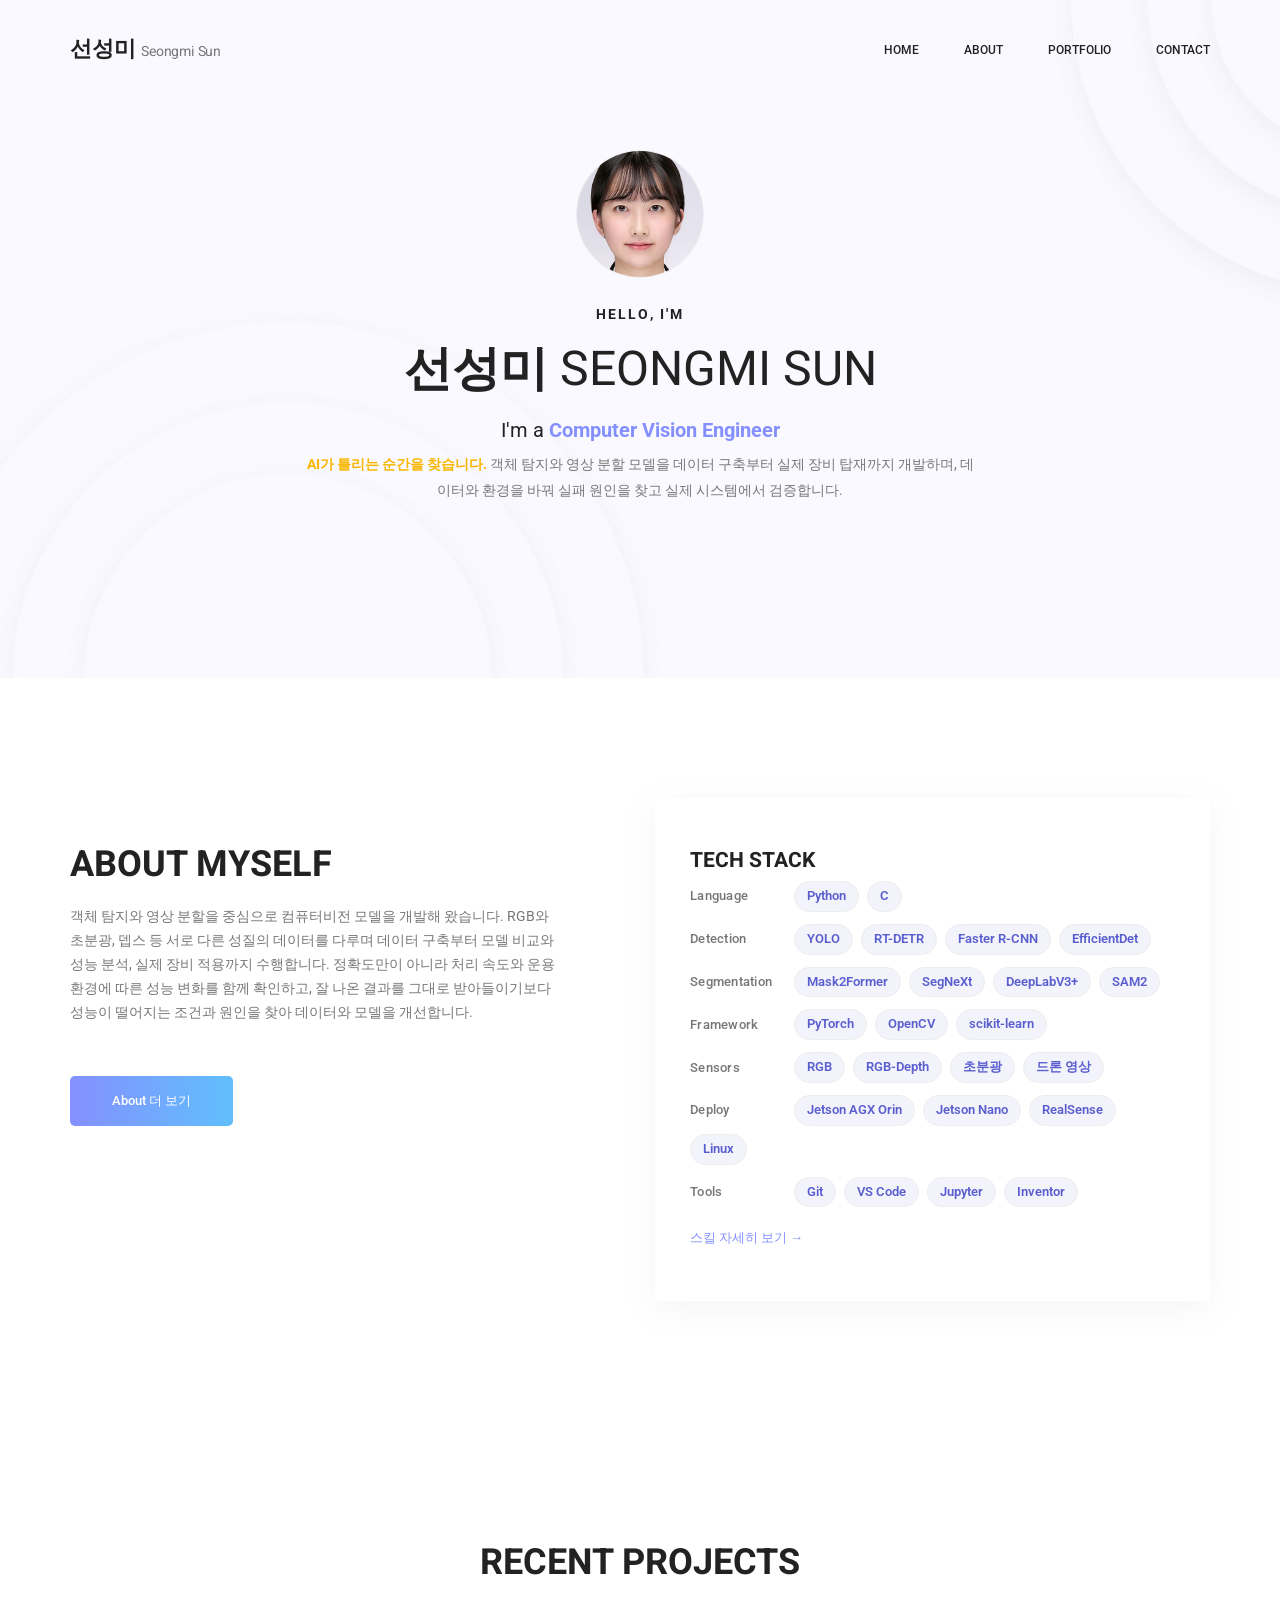
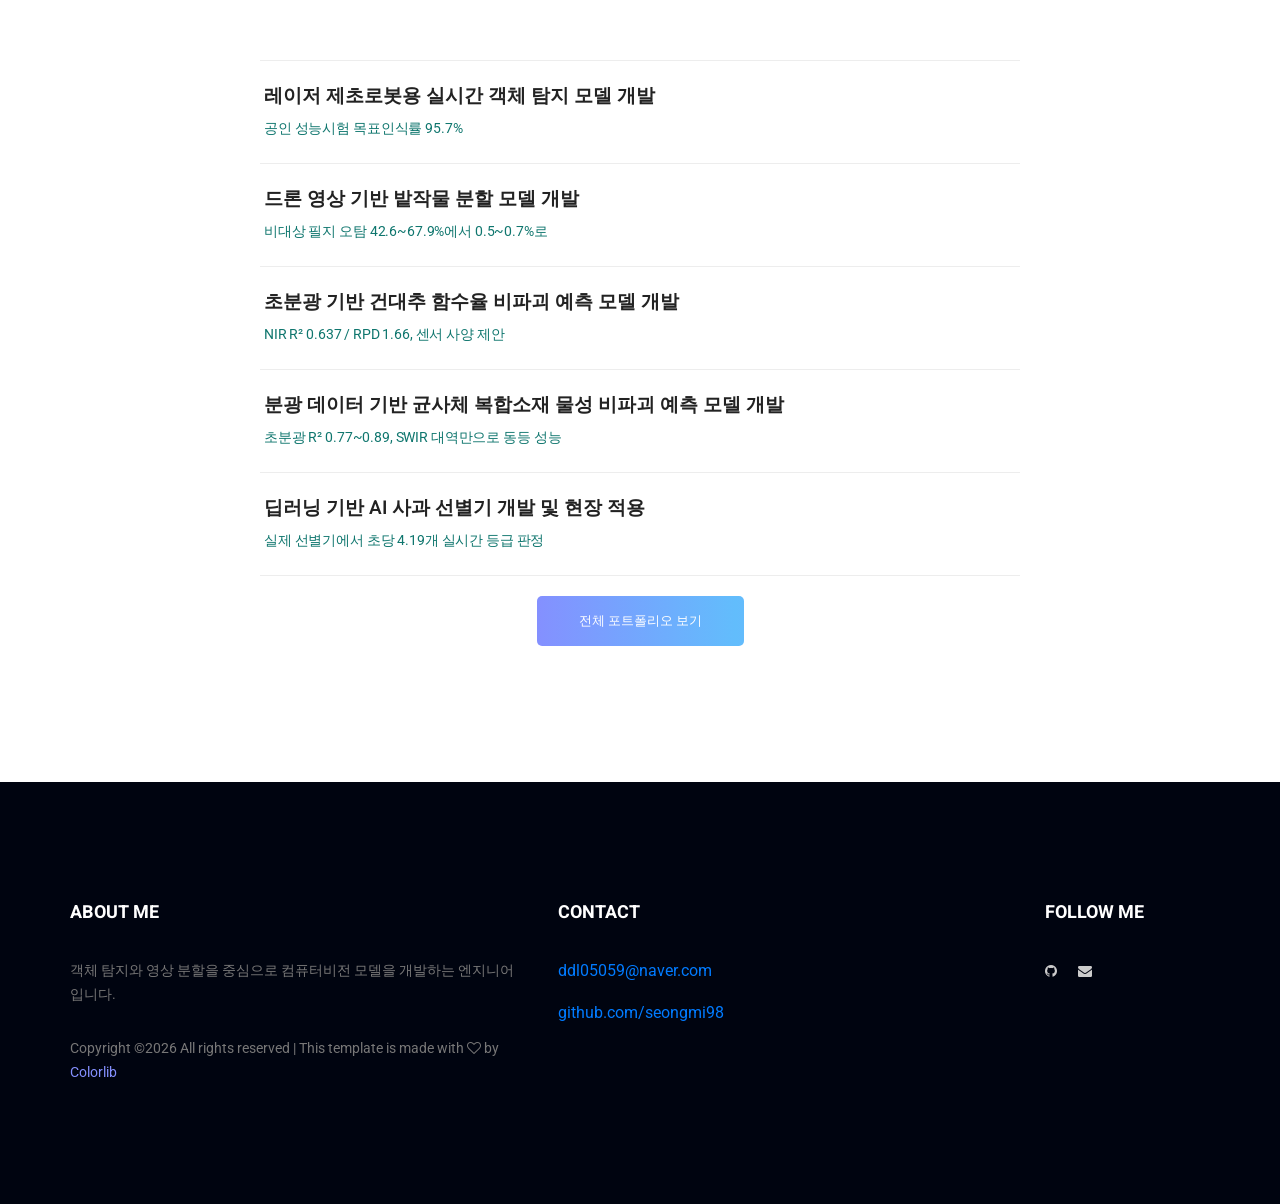
<file: index.html>
<!doctype html>
<html lang="ko">
    <head>
        <meta charset="utf-8">
        <meta name="viewport" content="width=device-width, initial-scale=1, shrink-to-fit=no">
        <link rel="icon" href="img/favicon.png" type="image/png">
        <title>선성미 · Seongmi Sun | 컴퓨터비전 엔지니어</title>
        <meta name="description" content="객체 탐지와 영상 분할 모델을 실제 장비에 올리는 컴퓨터비전 엔지니어 선성미의 프로젝트와 성과.">
        <meta property="og:type" content="website">
        <meta property="og:url" content="https://seongmi98.github.io/">
        <meta property="og:title" content="선성미 · Seongmi Sun | 컴퓨터비전 엔지니어">
        <meta property="og:description" content="객체 탐지와 영상 분할 모델을 실제 장비에 올리는 컴퓨터비전 엔지니어 선성미의 프로젝트와 성과.">
        <meta property="og:image" content="https://seongmi98.github.io/img/og-card.png">
        <meta name="twitter:card" content="summary_large_image">
        <meta name="twitter:title" content="선성미 · Seongmi Sun | 컴퓨터비전 엔지니어">
        <meta name="twitter:description" content="객체 탐지와 영상 분할 모델을 실제 장비에 올리는 컴퓨터비전 엔지니어 선성미의 프로젝트와 성과.">
        <meta name="twitter:image" content="https://seongmi98.github.io/img/og-card.png">
        <link href="https://fonts.googleapis.com/css2?family=JetBrains+Mono:wght@400;500;700&display=swap" rel="stylesheet">
        <link rel="stylesheet" href="css/bootstrap.css">
        <link rel="stylesheet" href="vendors/linericon/style.css">
        <link rel="stylesheet" href="css/font-awesome.min.css">
        <link rel="stylesheet" href="vendors/animate-css/animate.css">
        <link rel="stylesheet" href="css/style.css">
        <link rel="stylesheet" href="css/responsive.css">
        <link rel="stylesheet" href="css/custom.css">
    </head>
    <body>

        <!--================Header Menu Area =================-->
        <header class="header_area">
            <div class="main_menu" id="mainNav">
                <nav class="navbar navbar-expand-lg navbar-light">
                    <div class="container box_1620">
                        <a class="navbar-brand logo_h logo_text" href="./">선성미<span class="name-en">Seongmi Sun</span></a>
                        <button class="navbar-toggler" type="button" data-toggle="collapse" data-target="#navbarSupportedContent" aria-controls="navbarSupportedContent" aria-expanded="false" aria-label="Toggle navigation">
                            <span class="icon-bar"></span>
                            <span class="icon-bar"></span>
                            <span class="icon-bar"></span>
                        </button>
                        <div class="collapse navbar-collapse offset" id="navbarSupportedContent">
                            <ul class="nav navbar-nav menu_nav ml-auto">
                                <li class="nav-item active"><a class="nav-link" href="./">Home</a></li>
                                <li class="nav-item"><a class="nav-link" href="about">About</a></li>
                                <li class="nav-item"><a class="nav-link" href="portfolio">Portfolio</a></li>
                                <li class="nav-item"><a class="nav-link" href="contact">Contact</a></li>
                            </ul>
                        </div>
                    </div>
                </nav>
            </div>
        </header>
        <!--================Header Menu Area =================-->

        <!--================Home Banner Area =================-->
        <section class="home_banner_area">
            <div class="banner_inner">
                <div class="container">
                    <div class="row align-items-center">
                        <div class="col-lg-8 offset-lg-2">
                            <div class="banner_content text-center">
                                <img src="assets/profile.jpg" alt="선성미" class="banner_avatar">
                                <h5>Hello, I'm</h5>
                                <h2>선성미 <span style="font-weight:400;">Seongmi Sun</span></h2>
                                <p class="role-line">I'm a <span class="role-rotator" id="roleRotator">Computer Vision Engineer</span></p>
                                <p><b>AI가 틀리는 순간을 찾습니다.</b> 객체 탐지와 영상 분할 모델을 데이터 구축부터 실제 장비 탑재까지 개발하며, 데이터와 환경을 바꿔 실패 원인을 찾고 실제 시스템에서 검증합니다.</p>
                            </div>
                        </div>
                    </div>
                </div>
            </div>
        </section>
        <!--================End Home Banner Area =================-->

        <!--================Welcome Area =================-->
        <section class="welcome_area p_120">
            <div class="container">
                <div class="row welcome_inner">
                    <div class="col-lg-6">
                        <div class="welcome_text">
                            <h4>About Myself</h4>
                            <p>
                                객체 탐지와 영상 분할을 중심으로 컴퓨터비전 모델을 개발해 왔습니다. RGB와 초분광, 뎁스 등
                                서로 다른 성질의 데이터를 다루며 데이터 구축부터 모델 비교와 성능 분석, 실제 장비 적용까지
                                수행합니다. 정확도만이 아니라 처리 속도와 운용 환경에 따른 성능 변화를 함께 확인하고,
                                잘 나온 결과를 그대로 받아들이기보다 성능이 떨어지는 조건과 원인을 찾아 데이터와 모델을 개선합니다.
                            </p>
                            <a href="about" class="banner_btn" style="display:inline-flex; margin-top:12px;">About 더 보기</a>
                        </div>
                    </div>
                    <div class="col-lg-6">
                        <div class="tools_expert">
                            <h3>Tech Stack</h3>
                            <div class="stack-tags">
                                <div class="stack-tags-row">
                                    <span class="stack-tags-label">Language</span>
                                    <span class="tag">Python</span><span class="tag">C</span>
                                </div>
                                <div class="stack-tags-row">
                                    <span class="stack-tags-label">Detection</span>
                                    <span class="tag">YOLO</span><span class="tag">RT-DETR</span><span class="tag">Faster R-CNN</span><span class="tag">EfficientDet</span>
                                </div>
                                <div class="stack-tags-row">
                                    <span class="stack-tags-label">Segmentation</span>
                                    <span class="tag">Mask2Former</span><span class="tag">SegNeXt</span><span class="tag">DeepLabV3+</span><span class="tag">SAM2</span>
                                </div>
                                <div class="stack-tags-row">
                                    <span class="stack-tags-label">Framework</span>
                                    <span class="tag">PyTorch</span><span class="tag">OpenCV</span><span class="tag">scikit-learn</span>
                                </div>
                                <div class="stack-tags-row">
                                    <span class="stack-tags-label">Sensors</span>
                                    <span class="tag">RGB</span><span class="tag">RGB-Depth</span><span class="tag">초분광</span><span class="tag">드론 영상</span>
                                </div>
                                <div class="stack-tags-row">
                                    <span class="stack-tags-label">Deploy</span>
                                    <span class="tag">Jetson AGX Orin</span><span class="tag">Jetson Nano</span><span class="tag">RealSense</span><span class="tag">Linux</span>
                                </div>
                                <div class="stack-tags-row">
                                    <span class="stack-tags-label">Tools</span>
                                    <span class="tag">Git</span><span class="tag">VS Code</span><span class="tag">Jupyter</span><span class="tag">Inventor</span>
                                </div>
                            </div>
                            <a href="about#skills" class="stack-more-link">스킬 자세히 보기 →</a>
                        </div>
                    </div>
                </div>
            </div>
        </section>
        <!--================End Welcome Area =================-->

        <!--================Projects Area =================-->
        <section class="p_120">
            <div class="container">
                <div class="main_title">
                    <h2>Recent Projects</h2>
                </div>
                <ul class="project-title-list">
                    <li><a href="project-detection">레이저 제초로봇용 실시간 객체 탐지 모델 개발<span class="proj-result">공인 성능시험 목표인식률 95.7%</span></a></li>
                    <li><a href="project-segmentation">드론 영상 기반 밭작물 분할 모델 개발<span class="proj-result">비대상 필지 오탐 42.6~67.9%에서 0.5~0.7%로</span></a></li>
                    <li><a href="project-hyperspectral">초분광 기반 건대추 함수율 비파괴 예측 모델 개발<span class="proj-result">NIR R² 0.637 / RPD 1.66, 센서 사양 제안</span></a></li>
                    <li><a href="project-composite">분광 데이터 기반 균사체 복합소재 물성 비파괴 예측 모델 개발<span class="proj-result">초분광 R² 0.77~0.89, SWIR 대역만으로 동등 성능</span></a></li>
                    <li><a href="project-apple">딥러닝 기반 AI 사과 선별기 개발 및 현장 적용<span class="proj-result">실제 선별기에서 초당 4.19개 실시간 등급 판정</span></a></li>
                </ul>
                <p class="text-center" style="margin-top:20px;"><a href="portfolio" class="banner_btn" style="display:inline-flex;">전체 포트폴리오 보기</a></p>
            </div>
        </section>
        <!--================End Projects Area =================-->

        <!--================Footer Area =================-->
        <footer class="footer_area p_120">
            <div class="container">
                <div class="row footer_inner">
                    <div class="col-lg-5 col-sm-6">
                        <aside class="f_widget ab_widget">
                            <div class="f_title">
                                <h3>About Me</h3>
                            </div>
                            <p>객체 탐지와 영상 분할을 중심으로 컴퓨터비전 모델을 개발하는 엔지니어입니다.</p>
                            <p><!-- Link back to Colorlib can't be removed. Template is licensed under CC BY 3.0. -->
Copyright &copy;<script>document.write(new Date().getFullYear());</script> All rights reserved | This template is made with <i class="fa fa-heart-o" aria-hidden="true"></i> by <a href="https://colorlib.com" target="_blank">Colorlib</a>
<!-- Link back to Colorlib can't be removed. Template is licensed under CC BY 3.0. -->
</p>
                        </aside>
                    </div>
                    <div class="col-lg-5 col-sm-6">
                        <aside class="f_widget">
                            <div class="f_title">
                                <h3>Contact</h3>
                            </div>
                            <p><a href="mailto:ddl05059@naver.com">ddl05059@naver.com</a></p>
                            <p><a href="https://github.com/seongmi98" target="_blank" rel="noopener">github.com/seongmi98</a></p>
                        </aside>
                    </div>
                    <div class="col-lg-2">
                        <aside class="f_widget social_widget">
                            <div class="f_title">
                                <h3>Follow Me</h3>
                            </div>
                            <ul class="list">
                                <li><a href="https://github.com/seongmi98" target="_blank" rel="noopener"><i class="fa fa-github"></i></a></li>
                                <li><a href="mailto:ddl05059@naver.com"><i class="fa fa-envelope"></i></a></li>
                            </ul>
                        </aside>
                    </div>
                </div>
            </div>
        </footer>
        <!--================End Footer Area =================-->

        <script src="js/jquery-3.2.1.min.js"></script>
        <script src="js/popper.js"></script>
        <script src="js/bootstrap.min.js"></script>
        <script src="js/stellar.js"></script>
        <script src="js/theme.js"></script>
        <script>
            (function () {
                var roles = ['Computer Vision Engineer', 'Machine Learning Engineer', 'Vision AI Engineer'];
                var el = document.getElementById('roleRotator');
                if (!el) return;
                var i = 0;
                setInterval(function () {
                    el.style.opacity = 0;
                    setTimeout(function () {
                        i = (i + 1) % roles.length;
                        el.textContent = roles[i];
                        el.style.opacity = 1;
                    }, 300);
                }, 2200);
            })();
        </script>
    </body>
</html>
</file>
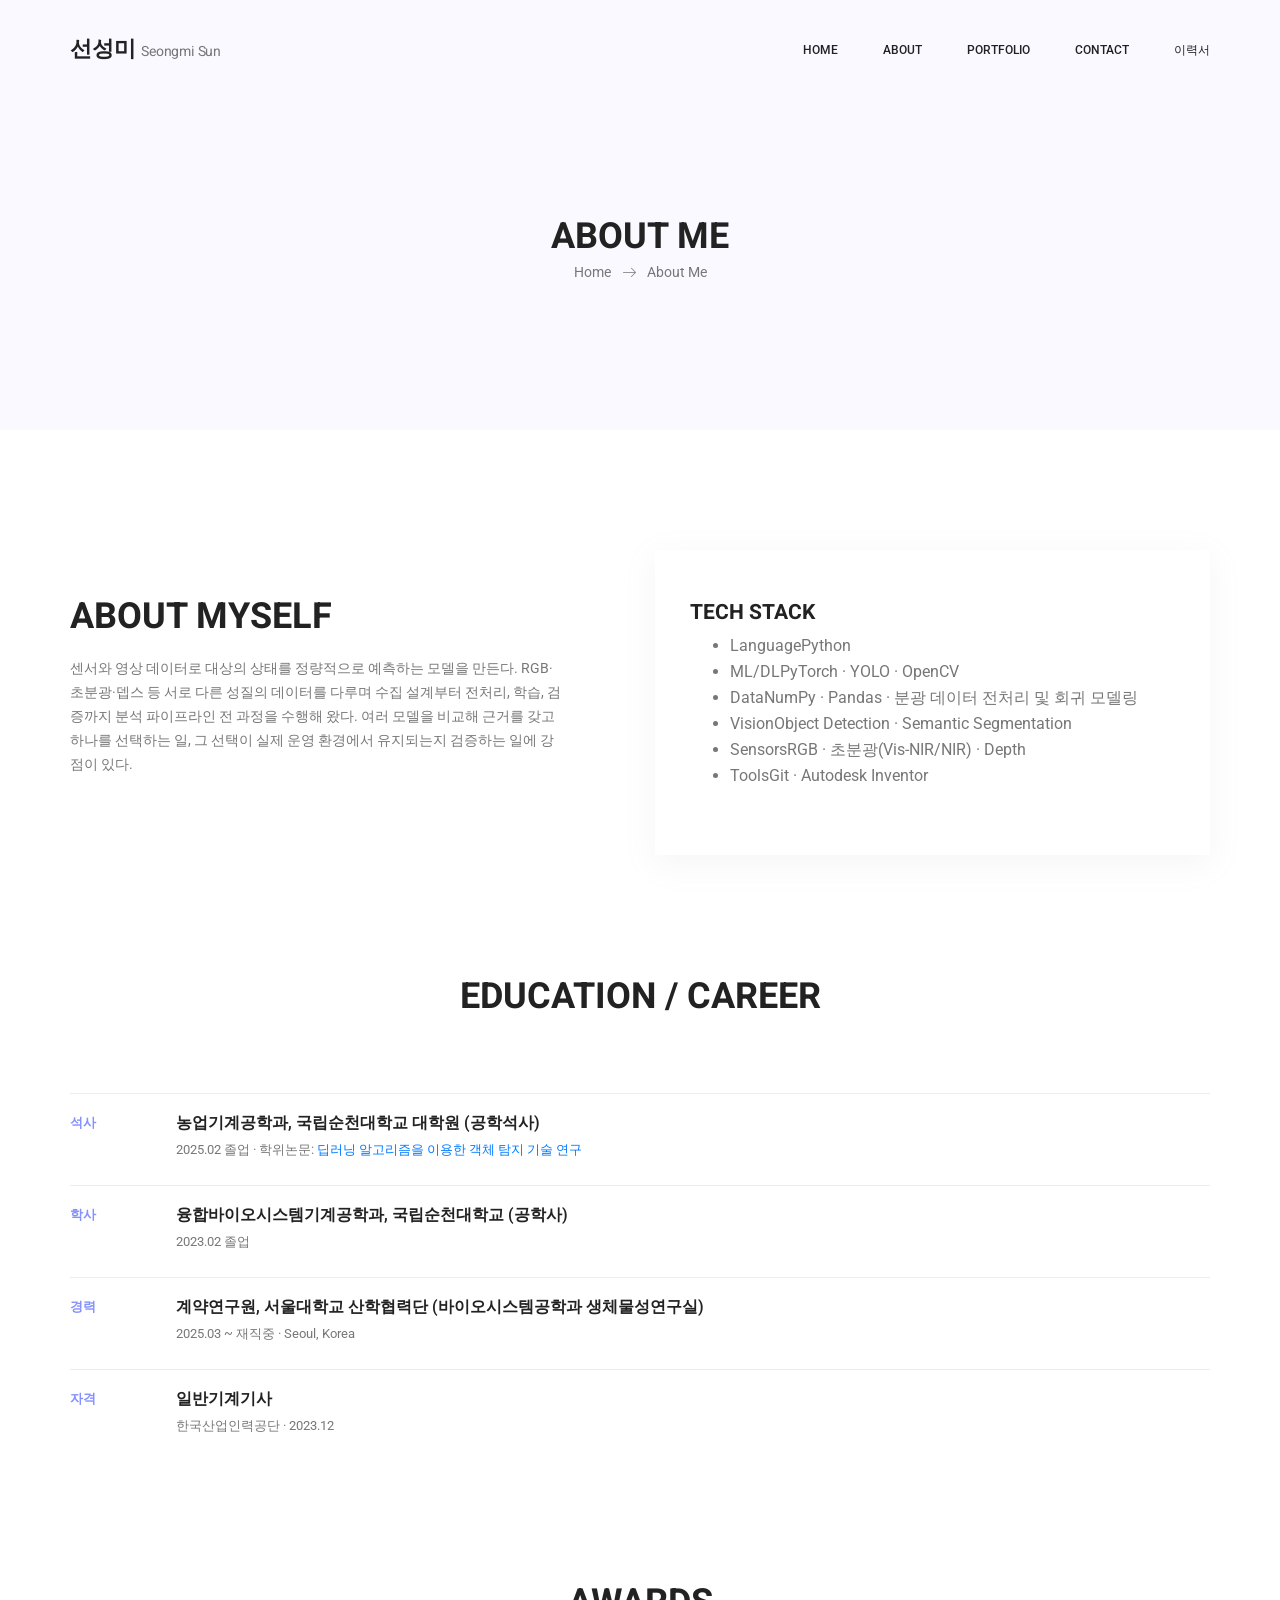
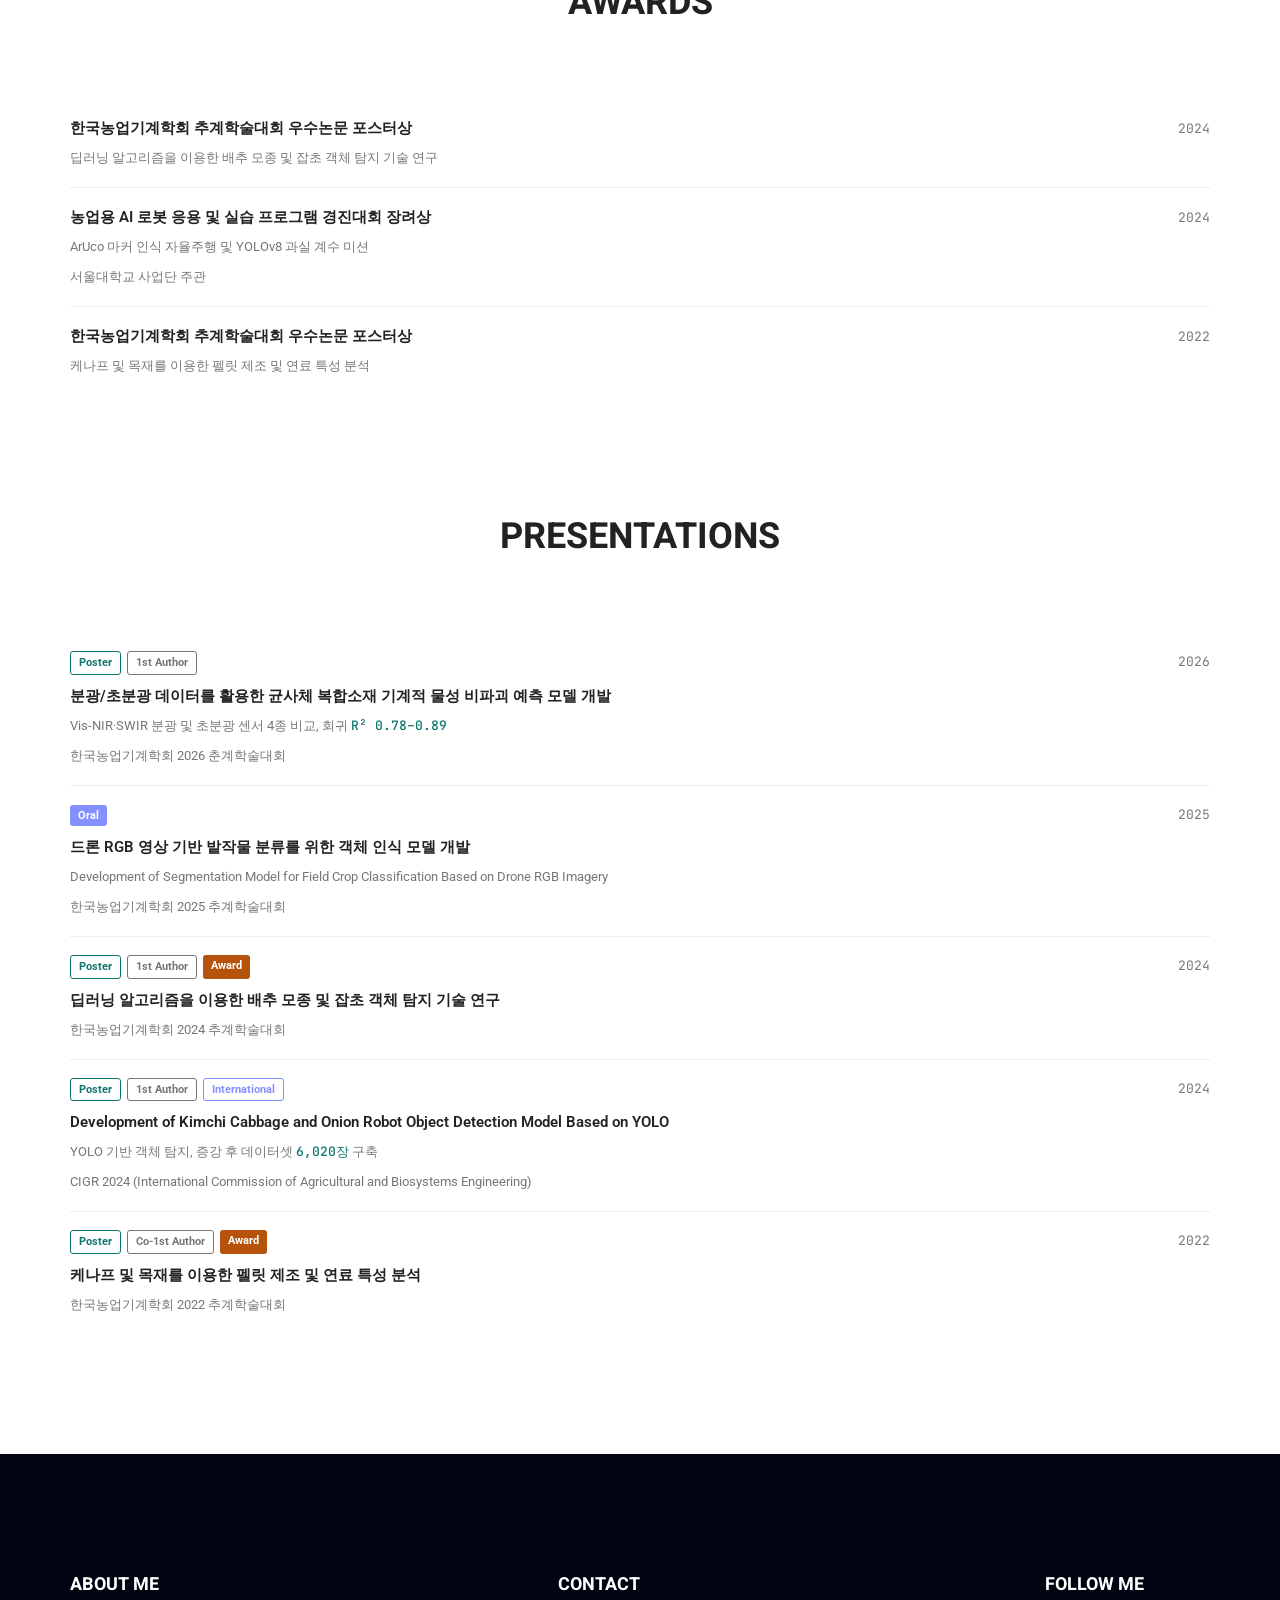
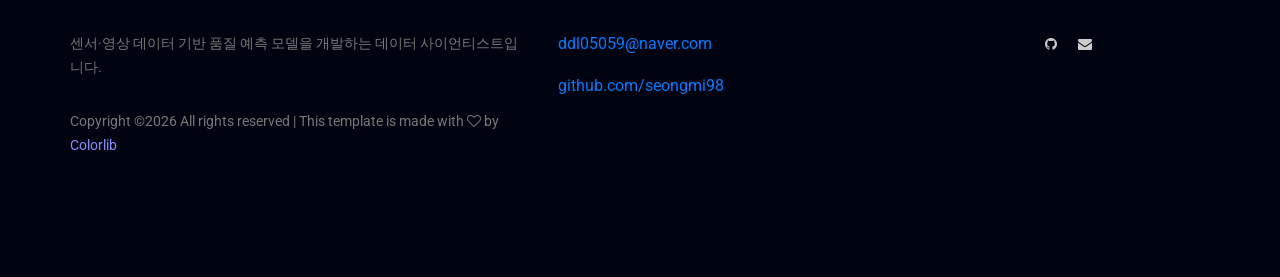
<file: about-us.html>
<!doctype html>
<html lang="ko">
    <head>
        <meta charset="utf-8">
        <meta name="viewport" content="width=device-width, initial-scale=1, shrink-to-fit=no">
        <link rel="icon" href="img/favicon.png" type="image/png">
        <title>About — 선성미 · Seongmi Sun</title>
        <meta name="description" content="선성미의 학력, 경력, 기술 스택, 수상 및 학회 발표 이력.">
        <link href="https://fonts.googleapis.com/css2?family=JetBrains+Mono:wght@400;500;700&display=swap" rel="stylesheet">
        <link rel="stylesheet" href="css/bootstrap.css">
        <link rel="stylesheet" href="vendors/linericon/style.css">
        <link rel="stylesheet" href="css/font-awesome.min.css">
        <link rel="stylesheet" href="vendors/animate-css/animate.css">
        <link rel="stylesheet" href="css/style.css">
        <link rel="stylesheet" href="css/responsive.css">
        <link rel="stylesheet" href="css/custom.css">
    </head>
    <body>

        <!--================Header Menu Area =================-->
        <header class="header_area">
            <div class="main_menu" id="mainNav">
                <nav class="navbar navbar-expand-lg navbar-light">
                    <div class="container box_1620">
                        <a class="navbar-brand logo_h logo_text" href="./">선성미<span class="name-en">Seongmi Sun</span></a>
                        <button class="navbar-toggler" type="button" data-toggle="collapse" data-target="#navbarSupportedContent" aria-controls="navbarSupportedContent" aria-expanded="false" aria-label="Toggle navigation">
                            <span class="icon-bar"></span>
                            <span class="icon-bar"></span>
                            <span class="icon-bar"></span>
                        </button>
                        <div class="collapse navbar-collapse offset" id="navbarSupportedContent">
                            <ul class="nav navbar-nav menu_nav ml-auto">
                                <li class="nav-item"><a class="nav-link" href="./">Home</a></li>
                                <li class="nav-item active"><a class="nav-link" href="about-us">About</a></li>
                                <li class="nav-item"><a class="nav-link" href="portfolio">Portfolio</a></li>
                                <li class="nav-item"><a class="nav-link" href="contact">Contact</a></li>
                                <li class="nav-item"><a class="nav-link" href="resume" target="_blank" rel="noopener">이력서</a></li>
                            </ul>
                        </div>
                    </div>
                </nav>
            </div>
        </header>
        <!--================Header Menu Area =================-->

        <!--================Home Banner Area =================-->
        <section class="banner_area">
            <div class="banner_inner d-flex align-items-center">
                <div class="overlay bg-parallax" data-stellar-ratio="0.9" data-stellar-vertical-offset="0" data-background=""></div>
                <div class="container">
                    <div class="banner_content text-center">
                        <h2>About Me</h2>
                        <div class="page_link">
                            <a href="./">Home</a>
                            <a href="about-us">About Me</a>
                        </div>
                    </div>
                </div>
            </div>
        </section>
        <!--================End Home Banner Area =================-->

        <!--================Welcome Area =================-->
        <section class="welcome_area p_120">
            <div class="container">
                <div class="row welcome_inner">
                    <div class="col-lg-6">
                        <div class="welcome_text">
                            <h4>About Myself</h4>
                            <p>
                                센서와 영상 데이터로 대상의 상태를 정량적으로 예측하는 모델을 만든다. RGB·초분광·뎁스 등
                                서로 다른 성질의 데이터를 다루며 수집 설계부터 전처리, 학습, 검증까지 분석 파이프라인 전
                                과정을 수행해 왔다. 여러 모델을 비교해 근거를 갖고 하나를 선택하는 일, 그 선택이 실제
                                운영 환경에서 유지되는지 검증하는 일에 강점이 있다.
                            </p>
                        </div>
                    </div>
                    <div class="col-lg-6">
                        <div class="tools_expert">
                            <h3>Tech Stack</h3>
                            <ul class="stack-list">
                                <li><span class="stack-label">Language</span><span class="stack-value">Python</span></li>
                                <li><span class="stack-label">ML/DL</span><span class="stack-value">PyTorch · YOLO · OpenCV</span></li>
                                <li><span class="stack-label">Data</span><span class="stack-value">NumPy · Pandas · 분광 데이터 전처리 및 회귀 모델링</span></li>
                                <li><span class="stack-label">Vision</span><span class="stack-value">Object Detection · Semantic Segmentation</span></li>
                                <li><span class="stack-label">Sensors</span><span class="stack-value">RGB · 초분광(Vis-NIR/NIR) · Depth</span></li>
                                <li><span class="stack-label">Tools</span><span class="stack-value">Git · Autodesk Inventor</span></li>
                            </ul>
                        </div>
                    </div>
                </div>
            </div>
        </section>
        <!--================End Welcome Area =================-->

        <!--================Education / Career Area =================-->
        <section class="p_120" style="padding-top:0;">
            <div class="container">
                <div class="main_title">
                    <h2>Education / Career</h2>
                </div>
                <div class="info-row">
                    <dt>석사</dt>
                    <dd>
                        <div class="name">농업기계공학과, 국립순천대학교 대학원 (공학석사)</div>
                        <div class="meta">2025.02 졸업 · 학위논문: <a href="https://www.riss.kr/search/detail/DetailView.do?p_mat_type=be54d9b8bc7cdb09&control_no=e0156e208a87526cffe0bdc3ef48d419&keyword=%EC%84%A0%EC%84%B1%EB%AF%B8" target="_blank" rel="noopener">딥러닝 알고리즘을 이용한 객체 탐지 기술 연구</a></div>
                    </dd>
                </div>
                <div class="info-row">
                    <dt>학사</dt>
                    <dd>
                        <div class="name">융합바이오시스템기계공학과, 국립순천대학교 (공학사)</div>
                        <div class="meta">2023.02 졸업</div>
                    </dd>
                </div>
                <div class="info-row">
                    <dt>경력</dt>
                    <dd>
                        <div class="name">계약연구원, 서울대학교 산학협력단 (바이오시스템공학과 생체물성연구실)</div>
                        <div class="meta">2025.03 ~ 재직중 · Seoul, Korea</div>
                    </dd>
                </div>
                <div class="info-row">
                    <dt>자격</dt>
                    <dd>
                        <div class="name">일반기계기사</div>
                        <div class="meta">한국산업인력공단 · 2023.12</div>
                    </dd>
                </div>
            </div>
        </section>
        <!--================End Education / Career Area =================-->

        <!--================Awards Area =================-->
        <section class="p_120" style="padding-top:0;">
            <div class="container">
                <div class="main_title">
                    <h2>Awards</h2>
                </div>
                <div class="talk-list">
                    <div class="talk-row">
                        <div>
                            <div class="talk-title">한국농업기계학회 추계학술대회 우수논문 포스터상</div>
                            <div class="talk-venue">딥러닝 알고리즘을 이용한 배추 모종 및 잡초 객체 탐지 기술 연구</div>
                        </div>
                        <div class="talk-year mono">2024</div>
                    </div>
                    <div class="talk-row">
                        <div>
                            <div class="talk-title">농업용 AI 로봇 응용 및 실습 프로그램 경진대회 장려상</div>
                            <div class="talk-sub">ArUco 마커 인식 자율주행 및 YOLOv8 과실 계수 미션</div>
                            <div class="talk-venue">서울대학교 사업단 주관</div>
                        </div>
                        <div class="talk-year mono">2024</div>
                    </div>
                    <div class="talk-row">
                        <div>
                            <div class="talk-title">한국농업기계학회 추계학술대회 우수논문 포스터상</div>
                            <div class="talk-venue">케나프 및 목재를 이용한 펠릿 제조 및 연료 특성 분석</div>
                        </div>
                        <div class="talk-year mono">2022</div>
                    </div>
                </div>
            </div>
        </section>
        <!--================End Awards Area =================-->

        <!--================Presentations Area =================-->
        <section class="p_120" style="padding-top:0;">
            <div class="container">
                <div class="main_title">
                    <h2>Presentations</h2>
                </div>
                <div class="talk-list">
                    <div class="talk-row">
                        <div>
                            <div class="talk-badges"><span class="talk-badge badge-poster">Poster</span><span class="talk-badge badge-author">1st Author</span></div>
                            <div class="talk-title">분광/초분광 데이터를 활용한 균사체 복합소재 기계적 물성 비파괴 예측 모델 개발</div>
                            <div class="talk-sub">Vis-NIR·SWIR 분광 및 초분광 센서 4종 비교, 회귀 <span class="num">R² 0.78–0.89</span></div>
                            <div class="talk-venue">한국농업기계학회 2026 춘계학술대회</div>
                        </div>
                        <div class="talk-year mono">2026</div>
                    </div>
                    <div class="talk-row">
                        <div>
                            <div class="talk-badges"><span class="talk-badge badge-oral">Oral</span></div>
                            <div class="talk-title">드론 RGB 영상 기반 밭작물 분류를 위한 객체 인식 모델 개발</div>
                            <div class="talk-sub">Development of Segmentation Model for Field Crop Classification Based on Drone RGB Imagery</div>
                            <div class="talk-venue">한국농업기계학회 2025 추계학술대회</div>
                        </div>
                        <div class="talk-year mono">2025</div>
                    </div>
                    <div class="talk-row">
                        <div>
                            <div class="talk-badges"><span class="talk-badge badge-poster">Poster</span><span class="talk-badge badge-author">1st Author</span><span class="talk-badge badge-award">Award</span></div>
                            <div class="talk-title">딥러닝 알고리즘을 이용한 배추 모종 및 잡초 객체 탐지 기술 연구</div>
                            <div class="talk-venue">한국농업기계학회 2024 추계학술대회</div>
                        </div>
                        <div class="talk-year mono">2024</div>
                    </div>
                    <div class="talk-row">
                        <div>
                            <div class="talk-badges"><span class="talk-badge badge-poster">Poster</span><span class="talk-badge badge-author">1st Author</span><span class="talk-badge badge-intl">International</span></div>
                            <div class="talk-title">Development of Kimchi Cabbage and Onion Robot Object Detection Model Based on YOLO</div>
                            <div class="talk-sub">YOLO 기반 객체 탐지, 증강 후 데이터셋 <span class="num">6,020장</span> 구축</div>
                            <div class="talk-venue">CIGR 2024 (International Commission of Agricultural and Biosystems Engineering)</div>
                        </div>
                        <div class="talk-year mono">2024</div>
                    </div>
                    <div class="talk-row">
                        <div>
                            <div class="talk-badges"><span class="talk-badge badge-poster">Poster</span><span class="talk-badge badge-author">Co-1st Author</span><span class="talk-badge badge-award">Award</span></div>
                            <div class="talk-title">케나프 및 목재를 이용한 펠릿 제조 및 연료 특성 분석</div>
                            <div class="talk-venue">한국농업기계학회 2022 추계학술대회</div>
                        </div>
                        <div class="talk-year mono">2022</div>
                    </div>
                </div>
            </div>
        </section>
        <!--================End Presentations Area =================-->

        <!--================Footer Area =================-->
        <footer class="footer_area p_120">
            <div class="container">
                <div class="row footer_inner">
                    <div class="col-lg-5 col-sm-6">
                        <aside class="f_widget ab_widget">
                            <div class="f_title">
                                <h3>About Me</h3>
                            </div>
                            <p>센서·영상 데이터 기반 품질 예측 모델을 개발하는 데이터 사이언티스트입니다.</p>
                            <p><!-- Link back to Colorlib can't be removed. Template is licensed under CC BY 3.0. -->
Copyright &copy;<script>document.write(new Date().getFullYear());</script> All rights reserved | This template is made with <i class="fa fa-heart-o" aria-hidden="true"></i> by <a href="https://colorlib.com" target="_blank">Colorlib</a>
<!-- Link back to Colorlib can't be removed. Template is licensed under CC BY 3.0. -->
</p>
                        </aside>
                    </div>
                    <div class="col-lg-5 col-sm-6">
                        <aside class="f_widget">
                            <div class="f_title">
                                <h3>Contact</h3>
                            </div>
                            <p><a href="mailto:ddl05059@naver.com">ddl05059@naver.com</a></p>
                            <p><a href="https://github.com/seongmi98" target="_blank" rel="noopener">github.com/seongmi98</a></p>
                        </aside>
                    </div>
                    <div class="col-lg-2">
                        <aside class="f_widget social_widget">
                            <div class="f_title">
                                <h3>Follow Me</h3>
                            </div>
                            <ul class="list">
                                <li><a href="https://github.com/seongmi98" target="_blank" rel="noopener"><i class="fa fa-github"></i></a></li>
                                <li><a href="mailto:ddl05059@naver.com"><i class="fa fa-envelope"></i></a></li>
                            </ul>
                        </aside>
                    </div>
                </div>
            </div>
        </footer>
        <!--================End Footer Area =================-->

        <script src="js/jquery-3.2.1.min.js"></script>
        <script src="js/popper.js"></script>
        <script src="js/bootstrap.min.js"></script>
        <script src="js/stellar.js"></script>
        <script src="js/theme.js"></script>
    </body>
</html>
</file>
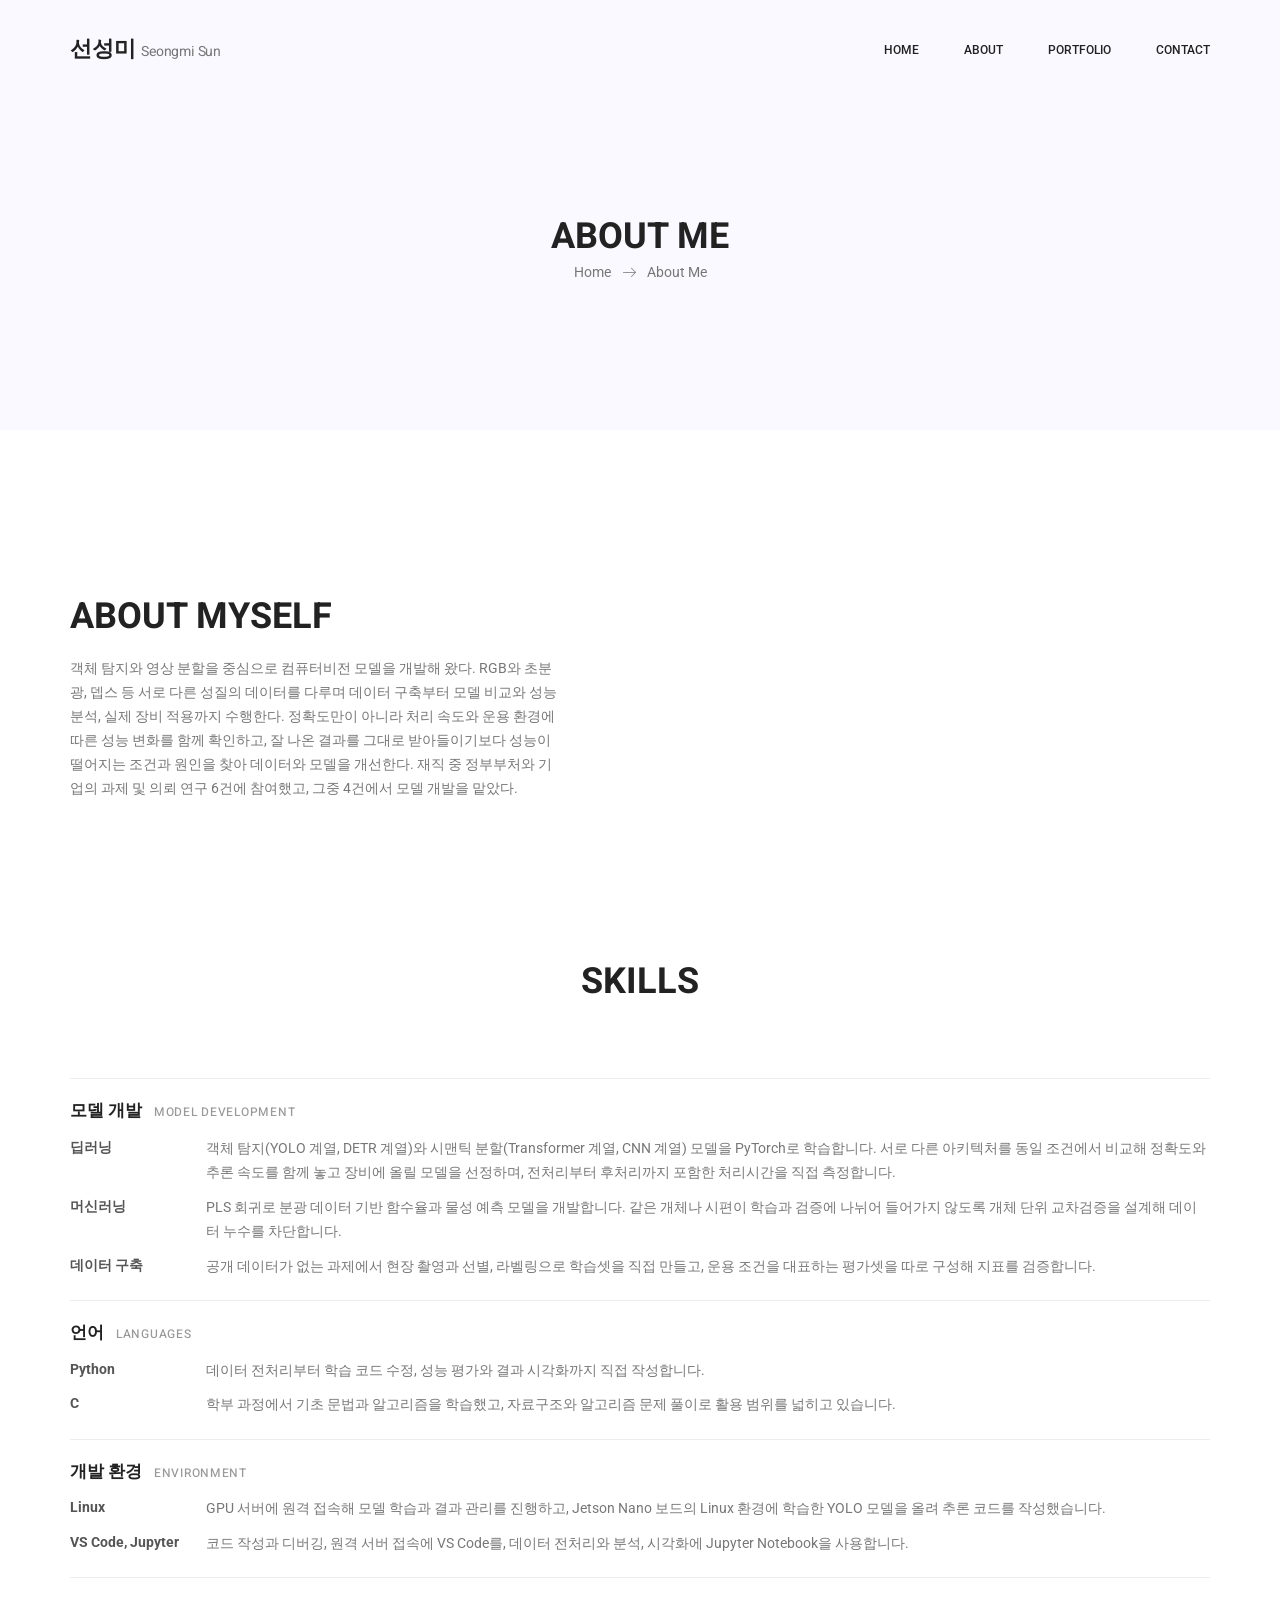
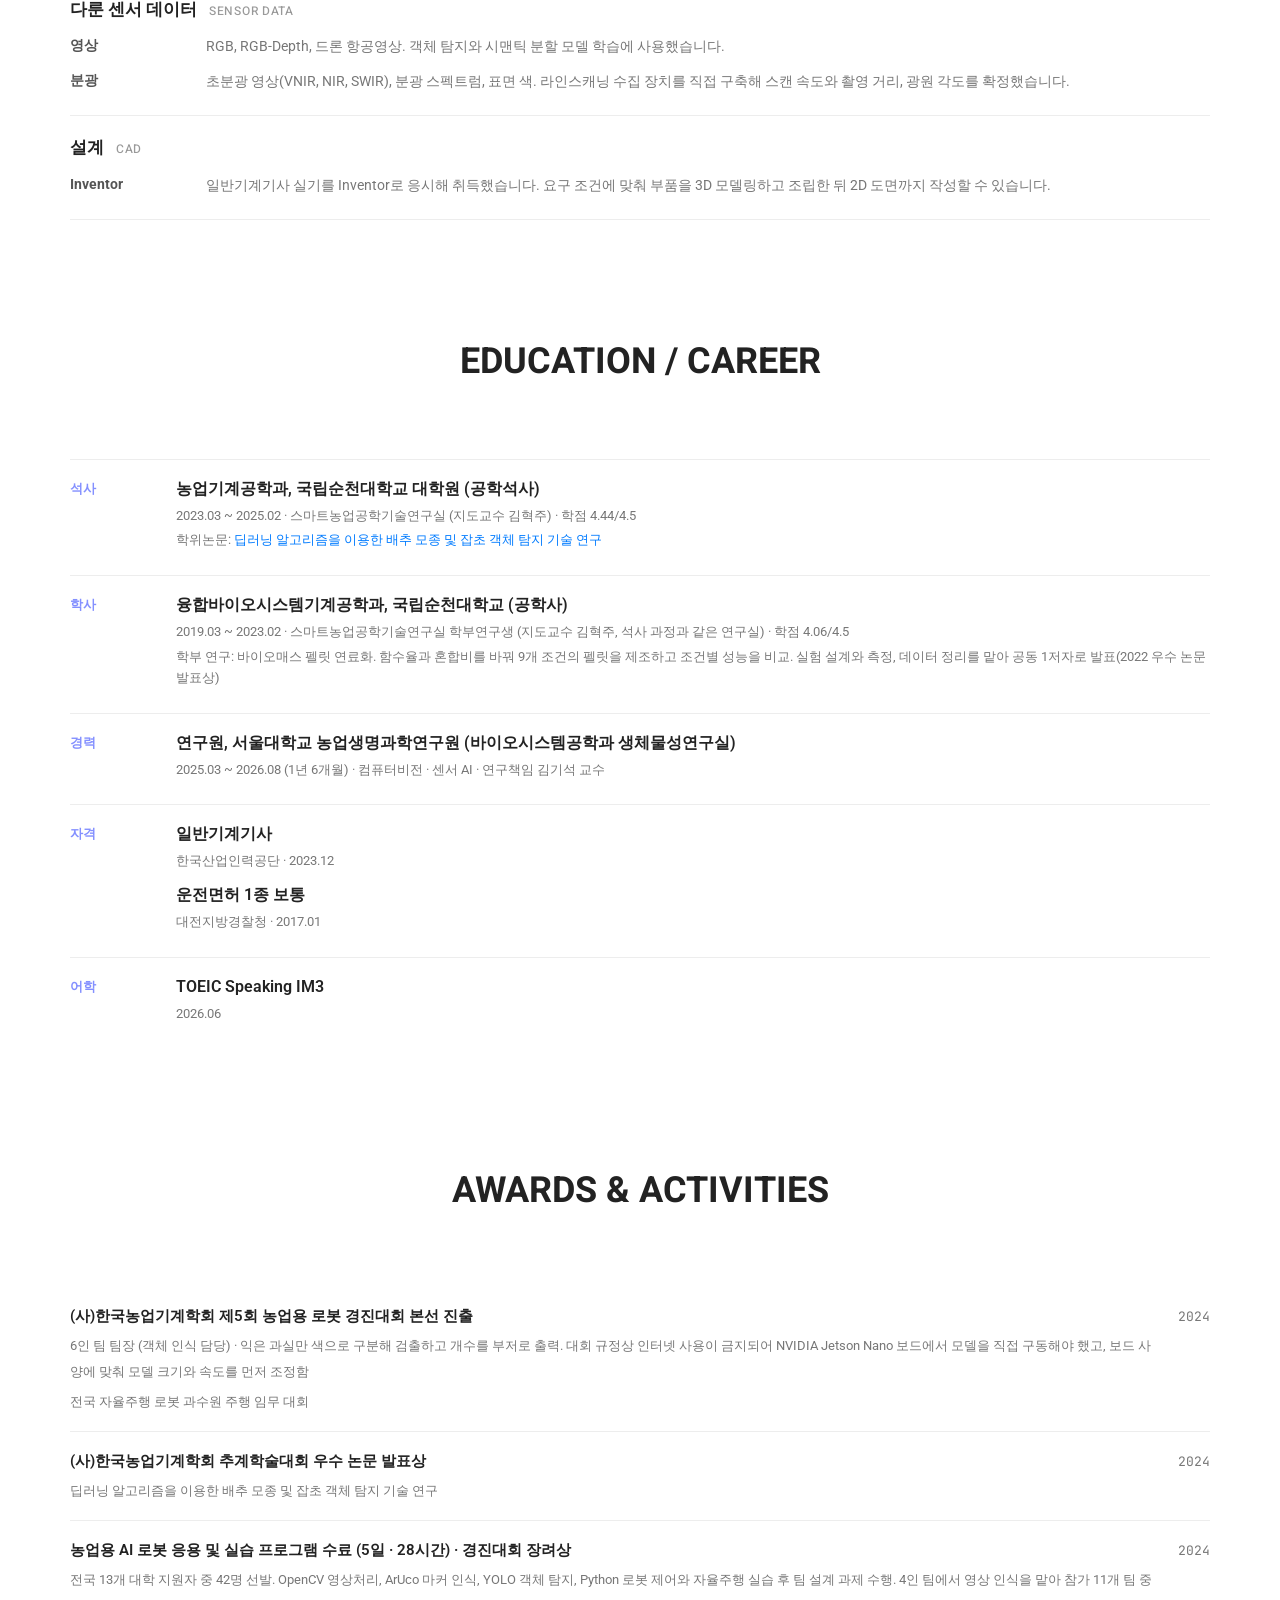
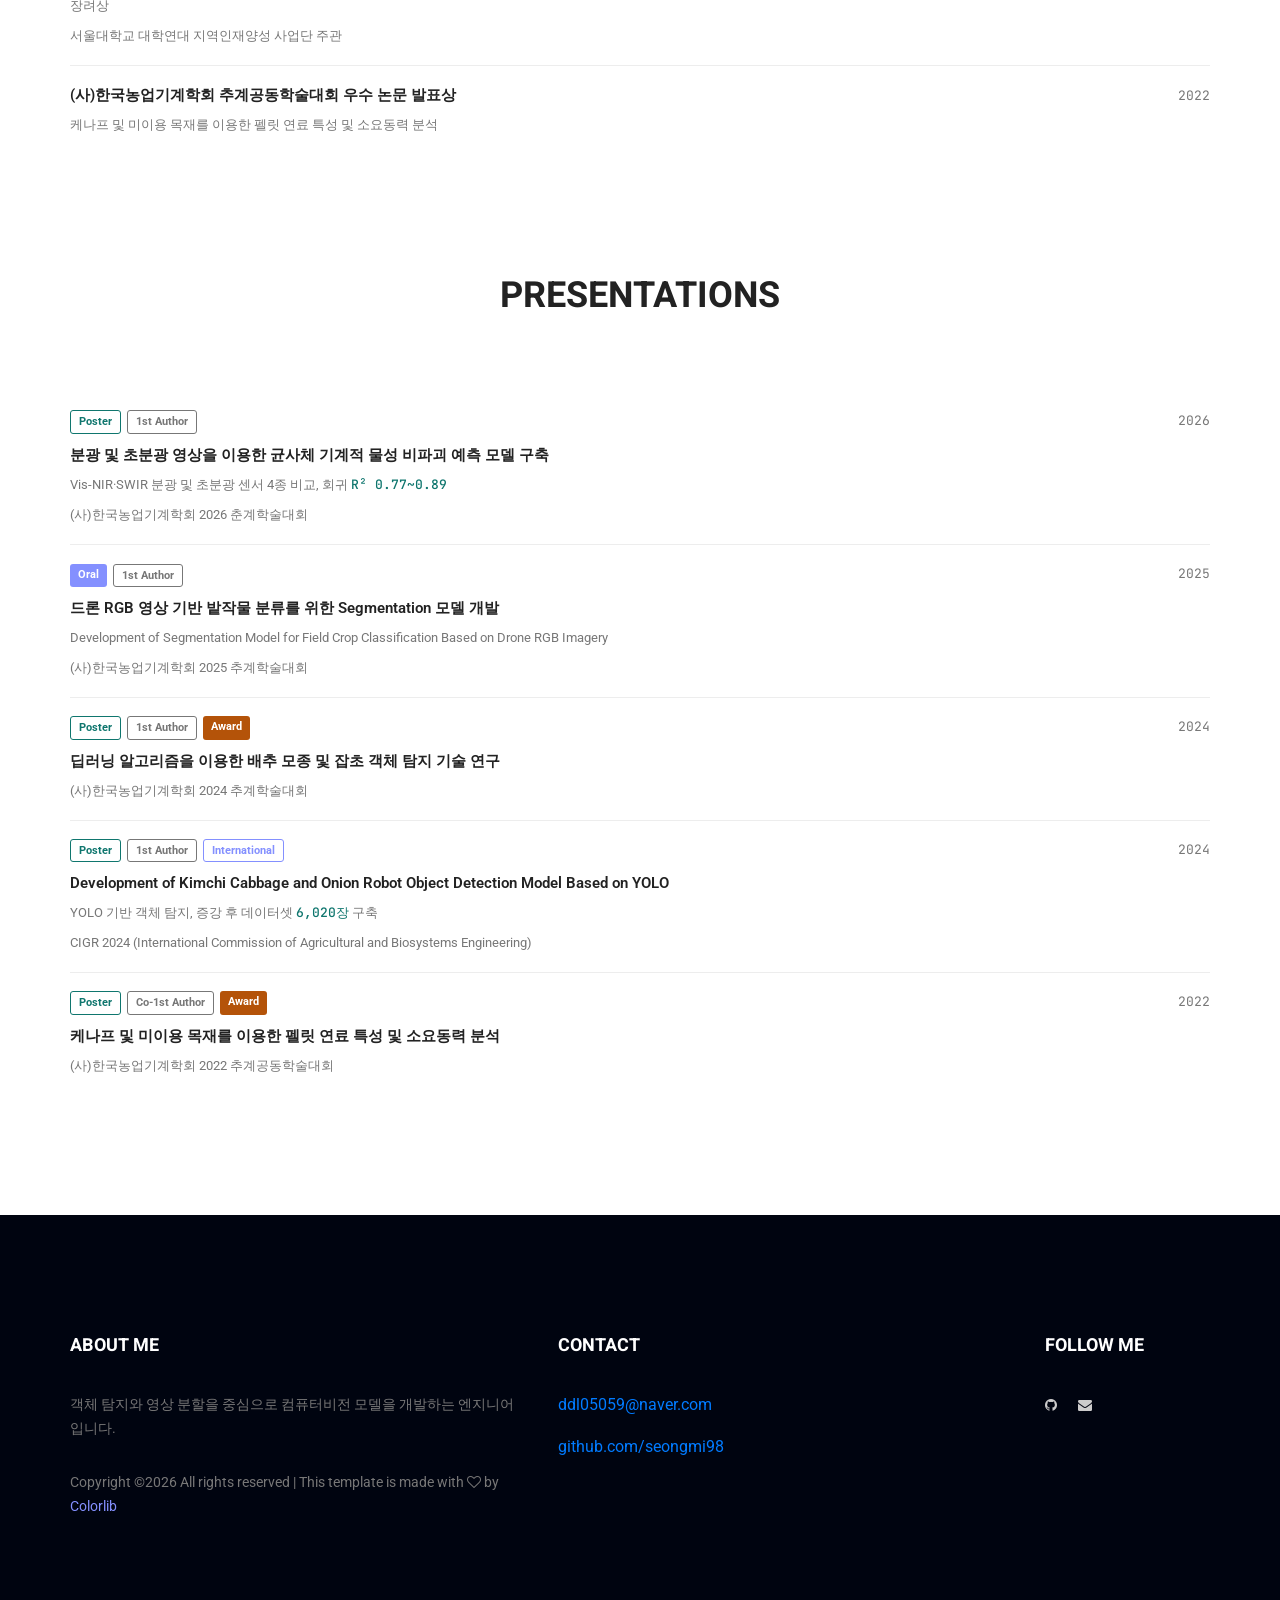
<file: about.html>
<!doctype html>
<html lang="ko">
    <head>
        <meta charset="utf-8">
        <meta name="viewport" content="width=device-width, initial-scale=1, shrink-to-fit=no">
        <link rel="icon" href="img/favicon.png" type="image/png">
        <title>About | 선성미 · Seongmi Sun</title>
        <meta name="description" content="선성미의 학력, 경력, 기술 스택, 수상 및 학회 발표 이력.">
        <meta property="og:type" content="website">
        <meta property="og:url" content="https://seongmi98.github.io/about">
        <meta property="og:title" content="About | 선성미 · Seongmi Sun">
        <meta property="og:description" content="선성미의 학력, 경력, 기술 스택, 수상 및 학회 발표 이력.">
        <meta property="og:image" content="https://seongmi98.github.io/img/og-card.png">
        <meta name="twitter:card" content="summary_large_image">
        <meta name="twitter:title" content="About | 선성미 · Seongmi Sun">
        <meta name="twitter:description" content="선성미의 학력, 경력, 기술 스택, 수상 및 학회 발표 이력.">
        <meta name="twitter:image" content="https://seongmi98.github.io/img/og-card.png">
        <link href="https://fonts.googleapis.com/css2?family=JetBrains+Mono:wght@400;500;700&display=swap" rel="stylesheet">
        <link rel="stylesheet" href="css/bootstrap.css">
        <link rel="stylesheet" href="vendors/linericon/style.css">
        <link rel="stylesheet" href="css/font-awesome.min.css">
        <link rel="stylesheet" href="vendors/animate-css/animate.css">
        <link rel="stylesheet" href="css/style.css">
        <link rel="stylesheet" href="css/responsive.css">
        <link rel="stylesheet" href="css/custom.css">
    </head>
    <body>

        <!--================Header Menu Area =================-->
        <header class="header_area">
            <div class="main_menu" id="mainNav">
                <nav class="navbar navbar-expand-lg navbar-light">
                    <div class="container box_1620">
                        <a class="navbar-brand logo_h logo_text" href="./">선성미<span class="name-en">Seongmi Sun</span></a>
                        <button class="navbar-toggler" type="button" data-toggle="collapse" data-target="#navbarSupportedContent" aria-controls="navbarSupportedContent" aria-expanded="false" aria-label="Toggle navigation">
                            <span class="icon-bar"></span>
                            <span class="icon-bar"></span>
                            <span class="icon-bar"></span>
                        </button>
                        <div class="collapse navbar-collapse offset" id="navbarSupportedContent">
                            <ul class="nav navbar-nav menu_nav ml-auto">
                                <li class="nav-item"><a class="nav-link" href="./">Home</a></li>
                                <li class="nav-item active"><a class="nav-link" href="about">About</a></li>
                                <li class="nav-item"><a class="nav-link" href="portfolio">Portfolio</a></li>
                                <li class="nav-item"><a class="nav-link" href="contact">Contact</a></li>
                            </ul>
                        </div>
                    </div>
                </nav>
            </div>
        </header>
        <!--================Header Menu Area =================-->

        <!--================Home Banner Area =================-->
        <section class="banner_area">
            <div class="banner_inner d-flex align-items-center">
                <div class="overlay bg-parallax" data-stellar-ratio="0.9" data-stellar-vertical-offset="0" data-background=""></div>
                <div class="container">
                    <div class="banner_content text-center">
                        <h2>About Me</h2>
                        <div class="page_link">
                            <a href="./">Home</a>
                            <a href="about">About Me</a>
                        </div>
                    </div>
                </div>
            </div>
        </section>
        <!--================End Home Banner Area =================-->

        <!--================Welcome Area =================-->
        <section class="welcome_area p_120">
            <div class="container">
                <div class="row welcome_inner">
                    <div class="col-lg-12">
                        <div class="welcome_text">
                            <h4>About Myself</h4>
                            <p>
                                객체 탐지와 영상 분할을 중심으로 컴퓨터비전 모델을 개발해 왔다. RGB와 초분광, 뎁스 등
                                서로 다른 성질의 데이터를 다루며 데이터 구축부터 모델 비교와 성능 분석, 실제 장비 적용까지
                                수행한다. 정확도만이 아니라 처리 속도와 운용 환경에 따른 성능 변화를 함께 확인하고,
                                잘 나온 결과를 그대로 받아들이기보다 성능이 떨어지는 조건과 원인을 찾아 데이터와 모델을 개선한다.
                                재직 중 정부부처와 기업의 과제 및 의뢰 연구 6건에 참여했고, 그중 4건에서 모델 개발을 맡았다.
                            </p>
                        </div>
                    </div>
                </div>
            </div>
        </section>
        <!--================End Welcome Area =================-->


        <!--================Skills Area =================-->
        <section class="p_120" id="skills" style="padding-top:0;">
            <div class="container">
                <div class="main_title">
                    <h2>Skills</h2>
                </div>
                <div class="skill-group">
                    <h4>모델 개발 <span class="en">Model Development</span></h4>
                    <div class="skill-line"><span class="skill-key">딥러닝</span><span class="skill-val">객체 탐지(YOLO 계열, DETR 계열)와 시맨틱 분할(Transformer 계열, CNN 계열) 모델을 PyTorch로 학습합니다. 서로 다른 아키텍처를 동일 조건에서 비교해 정확도와 추론 속도를 함께 놓고 장비에 올릴 모델을 선정하며, 전처리부터 후처리까지 포함한 처리시간을 직접 측정합니다.</span></div>
                    <div class="skill-line"><span class="skill-key">머신러닝</span><span class="skill-val">PLS 회귀로 분광 데이터 기반 함수율과 물성 예측 모델을 개발합니다. 같은 개체나 시편이 학습과 검증에 나뉘어 들어가지 않도록 개체 단위 교차검증을 설계해 데이터 누수를 차단합니다.</span></div>
                    <div class="skill-line"><span class="skill-key">데이터 구축</span><span class="skill-val">공개 데이터가 없는 과제에서 현장 촬영과 선별, 라벨링으로 학습셋을 직접 만들고, 운용 조건을 대표하는 평가셋을 따로 구성해 지표를 검증합니다.</span></div>
                </div>
                <div class="skill-group">
                    <h4>언어 <span class="en">Languages</span></h4>
                    <div class="skill-line"><span class="skill-key">Python</span><span class="skill-val">데이터 전처리부터 학습 코드 수정, 성능 평가와 결과 시각화까지 직접 작성합니다.</span></div>
                    <div class="skill-line"><span class="skill-key">C</span><span class="skill-val">학부 과정에서 기초 문법과 알고리즘을 학습했고, 자료구조와 알고리즘 문제 풀이로 활용 범위를 넓히고 있습니다.</span></div>
                </div>
                <div class="skill-group">
                    <h4>개발 환경 <span class="en">Environment</span></h4>
                    <div class="skill-line"><span class="skill-key">Linux</span><span class="skill-val">GPU 서버에 원격 접속해 모델 학습과 결과 관리를 진행하고, Jetson Nano 보드의 Linux 환경에 학습한 YOLO 모델을 올려 추론 코드를 작성했습니다.</span></div>
                    <div class="skill-line"><span class="skill-key">VS Code, Jupyter</span><span class="skill-val">코드 작성과 디버깅, 원격 서버 접속에 VS Code를, 데이터 전처리와 분석, 시각화에 Jupyter Notebook을 사용합니다.</span></div>
                </div>
                <div class="skill-group">
                    <h4>다룬 센서 데이터 <span class="en">Sensor Data</span></h4>
                    <div class="skill-line"><span class="skill-key">영상</span><span class="skill-val">RGB, RGB-Depth, 드론 항공영상. 객체 탐지와 시맨틱 분할 모델 학습에 사용했습니다.</span></div>
                    <div class="skill-line"><span class="skill-key">분광</span><span class="skill-val">초분광 영상(VNIR, NIR, SWIR), 분광 스펙트럼, 표면 색. 라인스캐닝 수집 장치를 직접 구축해 스캔 속도와 촬영 거리, 광원 각도를 확정했습니다.</span></div>
                </div>
                <div class="skill-group">
                    <h4>설계 <span class="en">CAD</span></h4>
                    <div class="skill-line"><span class="skill-key">Inventor</span><span class="skill-val">일반기계기사 실기를 Inventor로 응시해 취득했습니다. 요구 조건에 맞춰 부품을 3D 모델링하고 조립한 뒤 2D 도면까지 작성할 수 있습니다.</span></div>
                </div>
            </div>
        </section>
        <!--================End Skills Area =================-->

        <!--================Education / Career Area =================-->
        <section class="p_120" style="padding-top:0;">
            <div class="container">
                <div class="main_title">
                    <h2>Education / Career</h2>
                </div>
                <div class="info-row">
                    <dt>석사</dt>
                    <dd>
                        <div class="name">농업기계공학과, 국립순천대학교 대학원 (공학석사)</div>
                        <div class="meta">2023.03 ~ 2025.02 · 스마트농업공학기술연구실 (지도교수 김혁주) · 학점 4.44/4.5</div>
                        <div class="meta">학위논문: <a href="https://www.riss.kr/search/detail/DetailView.do?p_mat_type=be54d9b8bc7cdb09&control_no=e0156e208a87526cffe0bdc3ef48d419&keyword=%EC%84%A0%EC%84%B1%EB%AF%B8" target="_blank" rel="noopener">딥러닝 알고리즘을 이용한 배추 모종 및 잡초 객체 탐지 기술 연구</a></div>
                    </dd>
                </div>
                <div class="info-row">
                    <dt>학사</dt>
                    <dd>
                        <div class="name">융합바이오시스템기계공학과, 국립순천대학교 (공학사)</div>
                        <div class="meta">2019.03 ~ 2023.02 · 스마트농업공학기술연구실 학부연구생 (지도교수 김혁주, 석사 과정과 같은 연구실) · 학점 4.06/4.5</div>
                        <div class="meta">학부 연구: 바이오매스 펠릿 연료화. 함수율과 혼합비를 바꿔 9개 조건의 펠릿을 제조하고 조건별 성능을 비교. 실험 설계와 측정, 데이터 정리를 맡아 공동 1저자로 발표(2022 우수 논문 발표상)</div>
                    </dd>
                </div>
                <div class="info-row">
                    <dt>경력</dt>
                    <dd>
                        <div class="name">연구원, 서울대학교 농업생명과학연구원 (바이오시스템공학과 생체물성연구실)</div>
                        <div class="meta">2025.03 ~ 2026.08 (1년 6개월) · 컴퓨터비전 · 센서 AI · 연구책임 김기석 교수</div>
                    </dd>
                </div>
                <div class="info-row">
                    <dt>자격</dt>
                    <dd>
                        <div class="name">일반기계기사</div>
                        <div class="meta">한국산업인력공단 · 2023.12</div>
                        <div class="name" style="margin-top:10px;">운전면허 1종 보통</div>
                        <div class="meta">대전지방경찰청 · 2017.01</div>
                    </dd>
                </div>
                <div class="info-row">
                    <dt>어학</dt>
                    <dd>
                        <div class="name">TOEIC Speaking IM3</div>
                        <div class="meta">2026.06</div>
                    </dd>
                </div>
            </div>
        </section>
        <!--================End Education / Career Area =================-->

        <!--================Awards Area =================-->
        <section class="p_120" style="padding-top:0;">
            <div class="container">
                <div class="main_title">
                    <h2>Awards &amp; Activities</h2>
                </div>
                <div class="talk-list">
                    <div class="talk-row">
                        <div>
                            <div class="talk-title">(사)한국농업기계학회 제5회 농업용 로봇 경진대회 본선 진출</div>
                            <div class="talk-sub">6인 팀 팀장 (객체 인식 담당) · 익은 과실만 색으로 구분해 검출하고 개수를 부저로 출력. 대회 규정상 인터넷 사용이 금지되어 NVIDIA Jetson Nano 보드에서 모델을 직접 구동해야 했고, 보드 사양에 맞춰 모델 크기와 속도를 먼저 조정함</div>
                            <div class="talk-venue">전국 자율주행 로봇 과수원 주행 임무 대회</div>
                        </div>
                        <div class="talk-year mono">2024</div>
                    </div>
                    <div class="talk-row">
                        <div>
                            <div class="talk-title">(사)한국농업기계학회 추계학술대회 우수 논문 발표상</div>
                            <div class="talk-venue">딥러닝 알고리즘을 이용한 배추 모종 및 잡초 객체 탐지 기술 연구</div>
                        </div>
                        <div class="talk-year mono">2024</div>
                    </div>
                    <div class="talk-row">
                        <div>
                            <div class="talk-title">농업용 AI 로봇 응용 및 실습 프로그램 수료 (5일 · 28시간) · 경진대회 장려상</div>
                            <div class="talk-sub">전국 13개 대학 지원자 중 42명 선발. OpenCV 영상처리, ArUco 마커 인식, YOLO 객체 탐지, Python 로봇 제어와 자율주행 실습 후 팀 설계 과제 수행. 4인 팀에서 영상 인식을 맡아 참가 11개 팀 중 장려상</div>
                            <div class="talk-venue">서울대학교 대학연대 지역인재양성 사업단 주관</div>
                        </div>
                        <div class="talk-year mono">2024</div>
                    </div>
                    <div class="talk-row">
                        <div>
                            <div class="talk-title">(사)한국농업기계학회 추계공동학술대회 우수 논문 발표상</div>
                            <div class="talk-venue">케나프 및 미이용 목재를 이용한 펠릿 연료 특성 및 소요동력 분석</div>
                        </div>
                        <div class="talk-year mono">2022</div>
                    </div>
                </div>
            </div>
        </section>
        <!--================End Awards Area =================-->

        <!--================Presentations Area =================-->
        <section class="p_120" style="padding-top:0;">
            <div class="container">
                <div class="main_title">
                    <h2>Presentations</h2>
                </div>
                <div class="talk-list">
                    <div class="talk-row">
                        <div>
                            <div class="talk-badges"><span class="talk-badge badge-poster">Poster</span><span class="talk-badge badge-author">1st Author</span></div>
                            <div class="talk-title">분광 및 초분광 영상을 이용한 균사체 기계적 물성 비파괴 예측 모델 구축</div>
                            <div class="talk-sub">Vis-NIR·SWIR 분광 및 초분광 센서 4종 비교, 회귀 <span class="num">R² 0.77~0.89</span></div>
                            <div class="talk-venue">(사)한국농업기계학회 2026 춘계학술대회</div>
                        </div>
                        <div class="talk-year mono">2026</div>
                    </div>
                    <div class="talk-row">
                        <div>
                            <div class="talk-badges"><span class="talk-badge badge-oral">Oral</span><span class="talk-badge badge-author">1st Author</span></div>
                            <div class="talk-title">드론 RGB 영상 기반 밭작물 분류를 위한 Segmentation 모델 개발</div>
                            <div class="talk-sub">Development of Segmentation Model for Field Crop Classification Based on Drone RGB Imagery</div>
                            <div class="talk-venue">(사)한국농업기계학회 2025 추계학술대회</div>
                        </div>
                        <div class="talk-year mono">2025</div>
                    </div>
                    <div class="talk-row">
                        <div>
                            <div class="talk-badges"><span class="talk-badge badge-poster">Poster</span><span class="talk-badge badge-author">1st Author</span><span class="talk-badge badge-award">Award</span></div>
                            <div class="talk-title">딥러닝 알고리즘을 이용한 배추 모종 및 잡초 객체 탐지 기술 연구</div>
                            <div class="talk-venue">(사)한국농업기계학회 2024 추계학술대회</div>
                        </div>
                        <div class="talk-year mono">2024</div>
                    </div>
                    <div class="talk-row">
                        <div>
                            <div class="talk-badges"><span class="talk-badge badge-poster">Poster</span><span class="talk-badge badge-author">1st Author</span><span class="talk-badge badge-intl">International</span></div>
                            <div class="talk-title">Development of Kimchi Cabbage and Onion Robot Object Detection Model Based on YOLO</div>
                            <div class="talk-sub">YOLO 기반 객체 탐지, 증강 후 데이터셋 <span class="num">6,020장</span> 구축</div>
                            <div class="talk-venue">CIGR 2024 (International Commission of Agricultural and Biosystems Engineering)</div>
                        </div>
                        <div class="talk-year mono">2024</div>
                    </div>
                    <div class="talk-row">
                        <div>
                            <div class="talk-badges"><span class="talk-badge badge-poster">Poster</span><span class="talk-badge badge-author">Co-1st Author</span><span class="talk-badge badge-award">Award</span></div>
                            <div class="talk-title">케나프 및 미이용 목재를 이용한 펠릿 연료 특성 및 소요동력 분석</div>
                            <div class="talk-venue">(사)한국농업기계학회 2022 추계공동학술대회</div>
                        </div>
                        <div class="talk-year mono">2022</div>
                    </div>
                </div>
            </div>
        </section>
        <!--================End Presentations Area =================-->

        <!--================Footer Area =================-->
        <footer class="footer_area p_120">
            <div class="container">
                <div class="row footer_inner">
                    <div class="col-lg-5 col-sm-6">
                        <aside class="f_widget ab_widget">
                            <div class="f_title">
                                <h3>About Me</h3>
                            </div>
                            <p>객체 탐지와 영상 분할을 중심으로 컴퓨터비전 모델을 개발하는 엔지니어입니다.</p>
                            <p><!-- Link back to Colorlib can't be removed. Template is licensed under CC BY 3.0. -->
Copyright &copy;<script>document.write(new Date().getFullYear());</script> All rights reserved | This template is made with <i class="fa fa-heart-o" aria-hidden="true"></i> by <a href="https://colorlib.com" target="_blank">Colorlib</a>
<!-- Link back to Colorlib can't be removed. Template is licensed under CC BY 3.0. -->
</p>
                        </aside>
                    </div>
                    <div class="col-lg-5 col-sm-6">
                        <aside class="f_widget">
                            <div class="f_title">
                                <h3>Contact</h3>
                            </div>
                            <p><a href="mailto:ddl05059@naver.com">ddl05059@naver.com</a></p>
                            <p><a href="https://github.com/seongmi98" target="_blank" rel="noopener">github.com/seongmi98</a></p>
                        </aside>
                    </div>
                    <div class="col-lg-2">
                        <aside class="f_widget social_widget">
                            <div class="f_title">
                                <h3>Follow Me</h3>
                            </div>
                            <ul class="list">
                                <li><a href="https://github.com/seongmi98" target="_blank" rel="noopener"><i class="fa fa-github"></i></a></li>
                                <li><a href="mailto:ddl05059@naver.com"><i class="fa fa-envelope"></i></a></li>
                            </ul>
                        </aside>
                    </div>
                </div>
            </div>
        </footer>
        <!--================End Footer Area =================-->

        <script src="js/jquery-3.2.1.min.js"></script>
        <script src="js/popper.js"></script>
        <script src="js/bootstrap.min.js"></script>
        <script src="js/stellar.js"></script>
        <script src="js/theme.js"></script>
    </body>
</html>
</file>
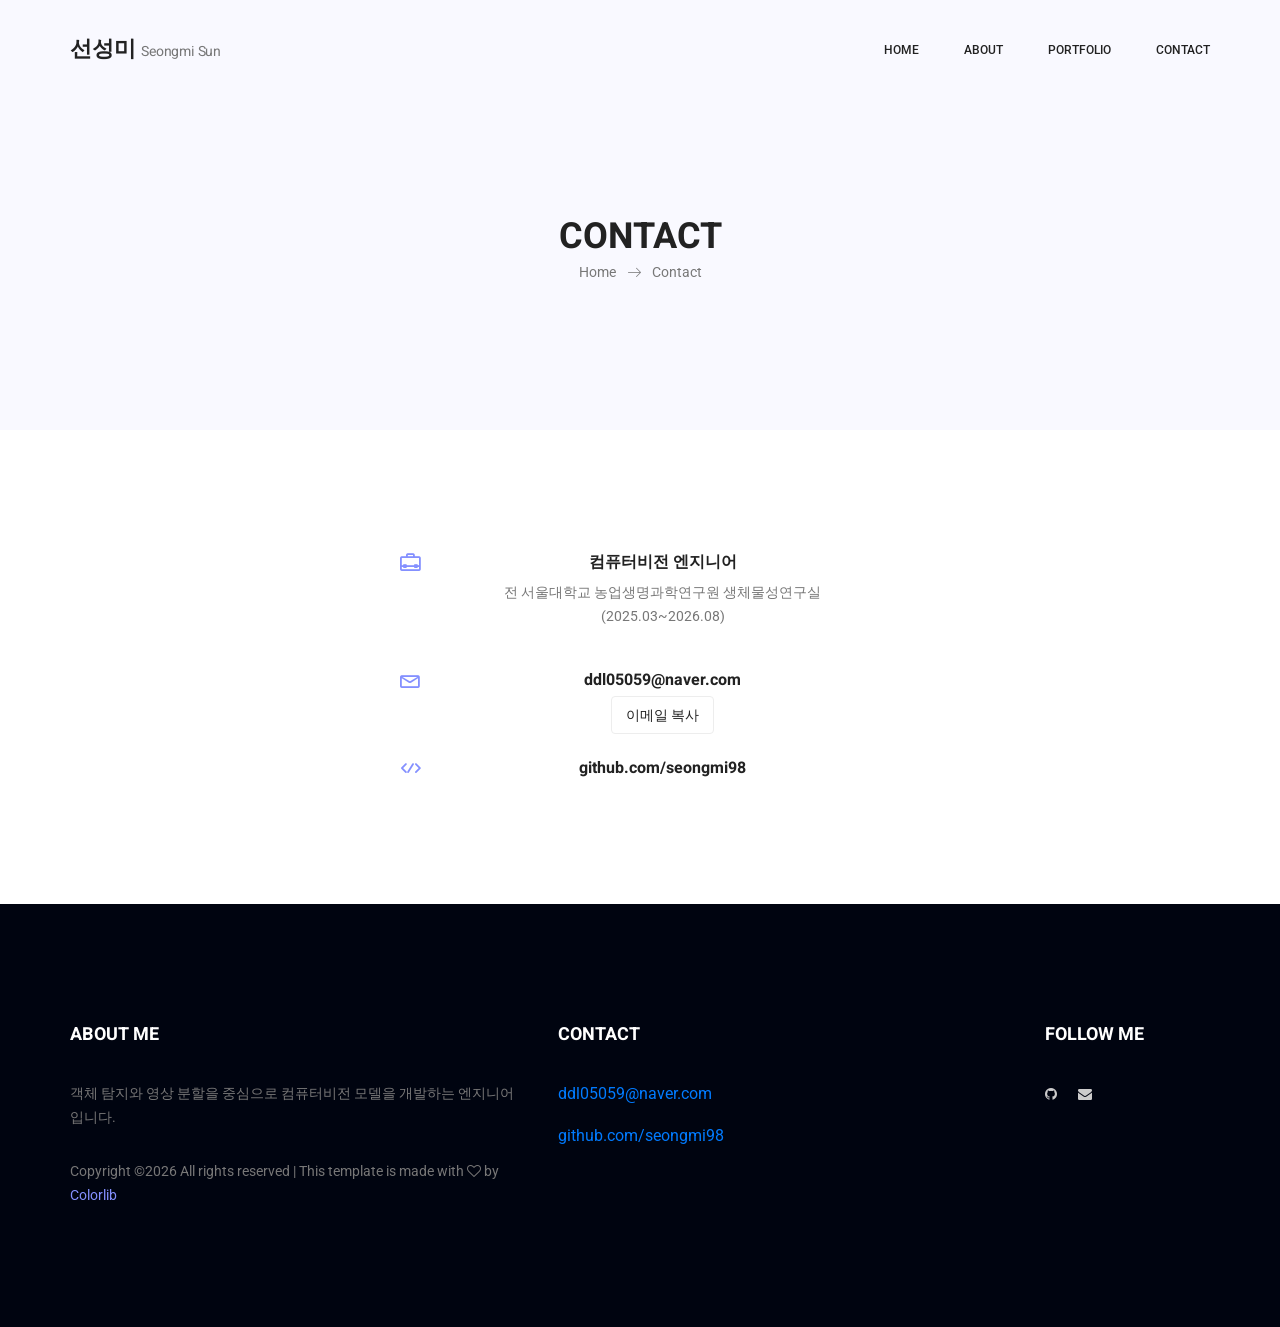
<file: contact.html>
<!doctype html>
<html lang="ko">
    <head>
        <meta charset="utf-8">
        <meta name="viewport" content="width=device-width, initial-scale=1, shrink-to-fit=no">
        <link rel="icon" href="img/favicon.png" type="image/png">
        <title>Contact | 선성미 · Seongmi Sun</title>
        <meta name="description" content="선성미에게 연락하기: 이메일, GitHub.">
        <meta property="og:type" content="website">
        <meta property="og:url" content="https://seongmi98.github.io/contact">
        <meta property="og:title" content="Contact | 선성미 · Seongmi Sun">
        <meta property="og:description" content="선성미에게 연락하기: 이메일, GitHub.">
        <meta property="og:image" content="https://seongmi98.github.io/img/og-card.png">
        <meta name="twitter:card" content="summary_large_image">
        <meta name="twitter:title" content="Contact | 선성미 · Seongmi Sun">
        <meta name="twitter:description" content="선성미에게 연락하기: 이메일, GitHub.">
        <meta name="twitter:image" content="https://seongmi98.github.io/img/og-card.png">
        <link href="https://fonts.googleapis.com/css2?family=JetBrains+Mono:wght@400;500;700&display=swap" rel="stylesheet">
        <link rel="stylesheet" href="css/bootstrap.css">
        <link rel="stylesheet" href="vendors/linericon/style.css">
        <link rel="stylesheet" href="css/font-awesome.min.css">
        <link rel="stylesheet" href="vendors/animate-css/animate.css">
        <link rel="stylesheet" href="css/style.css">
        <link rel="stylesheet" href="css/responsive.css">
        <link rel="stylesheet" href="css/custom.css">
    </head>
    <body>

        <!--================Header Menu Area =================-->
        <header class="header_area">
            <div class="main_menu" id="mainNav">
                <nav class="navbar navbar-expand-lg navbar-light">
                    <div class="container box_1620">
                        <a class="navbar-brand logo_h logo_text" href="./">선성미<span class="name-en">Seongmi Sun</span></a>
                        <button class="navbar-toggler" type="button" data-toggle="collapse" data-target="#navbarSupportedContent" aria-controls="navbarSupportedContent" aria-expanded="false" aria-label="Toggle navigation">
                            <span class="icon-bar"></span>
                            <span class="icon-bar"></span>
                            <span class="icon-bar"></span>
                        </button>
                        <div class="collapse navbar-collapse offset" id="navbarSupportedContent">
                            <ul class="nav navbar-nav menu_nav ml-auto">
                                <li class="nav-item"><a class="nav-link" href="./">Home</a></li>
                                <li class="nav-item"><a class="nav-link" href="about">About</a></li>
                                <li class="nav-item"><a class="nav-link" href="portfolio">Portfolio</a></li>
                                <li class="nav-item active"><a class="nav-link" href="contact">Contact</a></li>
                            </ul>
                        </div>
                    </div>
                </nav>
            </div>
        </header>
        <!--================Header Menu Area =================-->

        <!--================Home Banner Area =================-->
        <section class="banner_area">
            <div class="banner_inner d-flex align-items-center">
                <div class="overlay bg-parallax" data-stellar-ratio="0.9" data-stellar-vertical-offset="0" data-background=""></div>
                <div class="container">
                    <div class="banner_content text-center">
                        <h2>Contact</h2>
                        <div class="page_link">
                            <a href="./">Home</a>
                            <a href="contact">Contact</a>
                        </div>
                    </div>
                </div>
            </div>
        </section>
        <!--================End Home Banner Area =================-->

        <!--================Contact Area =================-->
        <section class="contact_area p_120">
            <div class="container">
                <div class="contact_info contact-block">
                    <div class="info_item">
                        <i class="lnr lnr-briefcase"></i>
                        <h6>컴퓨터비전 엔지니어</h6>
                        <p>전 서울대학교 농업생명과학연구원 생체물성연구실 (2025.03~2026.08)</p>
                    </div>
                    <div class="info_item">
                        <i class="lnr lnr-envelope"></i>
                        <h6><a href="mailto:ddl05059@naver.com">ddl05059@naver.com</a></h6>
                        <button class="contact-copy-btn" id="copy-email" type="button" data-email="ddl05059@naver.com">이메일 복사</button>
                    </div>
                    <div class="info_item">
                        <i class="lnr lnr-code"></i>
                        <h6><a href="https://github.com/seongmi98" target="_blank" rel="noopener">github.com/seongmi98</a></h6>
                    </div>
                </div>
            </div>
        </section>
        <!--================End Contact Area =================-->

        <!--================Footer Area =================-->
        <footer class="footer_area p_120">
            <div class="container">
                <div class="row footer_inner">
                    <div class="col-lg-5 col-sm-6">
                        <aside class="f_widget ab_widget">
                            <div class="f_title">
                                <h3>About Me</h3>
                            </div>
                            <p>객체 탐지와 영상 분할을 중심으로 컴퓨터비전 모델을 개발하는 엔지니어입니다.</p>
                            <p><!-- Link back to Colorlib can't be removed. Template is licensed under CC BY 3.0. -->
Copyright &copy;<script>document.write(new Date().getFullYear());</script> All rights reserved | This template is made with <i class="fa fa-heart-o" aria-hidden="true"></i> by <a href="https://colorlib.com" target="_blank">Colorlib</a>
<!-- Link back to Colorlib can't be removed. Template is licensed under CC BY 3.0. -->
</p>
                        </aside>
                    </div>
                    <div class="col-lg-5 col-sm-6">
                        <aside class="f_widget">
                            <div class="f_title">
                                <h3>Contact</h3>
                            </div>
                            <p><a href="mailto:ddl05059@naver.com">ddl05059@naver.com</a></p>
                            <p><a href="https://github.com/seongmi98" target="_blank" rel="noopener">github.com/seongmi98</a></p>
                        </aside>
                    </div>
                    <div class="col-lg-2">
                        <aside class="f_widget social_widget">
                            <div class="f_title">
                                <h3>Follow Me</h3>
                            </div>
                            <ul class="list">
                                <li><a href="https://github.com/seongmi98" target="_blank" rel="noopener"><i class="fa fa-github"></i></a></li>
                                <li><a href="mailto:ddl05059@naver.com"><i class="fa fa-envelope"></i></a></li>
                            </ul>
                        </aside>
                    </div>
                </div>
            </div>
        </footer>
        <!--================End Footer Area =================-->

        <script src="js/jquery-3.2.1.min.js"></script>
        <script src="js/popper.js"></script>
        <script src="js/bootstrap.min.js"></script>
        <script src="js/stellar.js"></script>
        <script src="js/theme.js"></script>
        <script>
            var copyBtn = document.getElementById('copy-email');
            if (copyBtn) {
                copyBtn.addEventListener('click', function () {
                    var email = copyBtn.getAttribute('data-email');
                    var original = copyBtn.textContent;
                    navigator.clipboard.writeText(email).then(function () {
                        copyBtn.textContent = '복사됨';
                        setTimeout(function () { copyBtn.textContent = original; }, 1500);
                    }).catch(function () {});
                });
            }
        </script>
    </body>
</html>
</file>
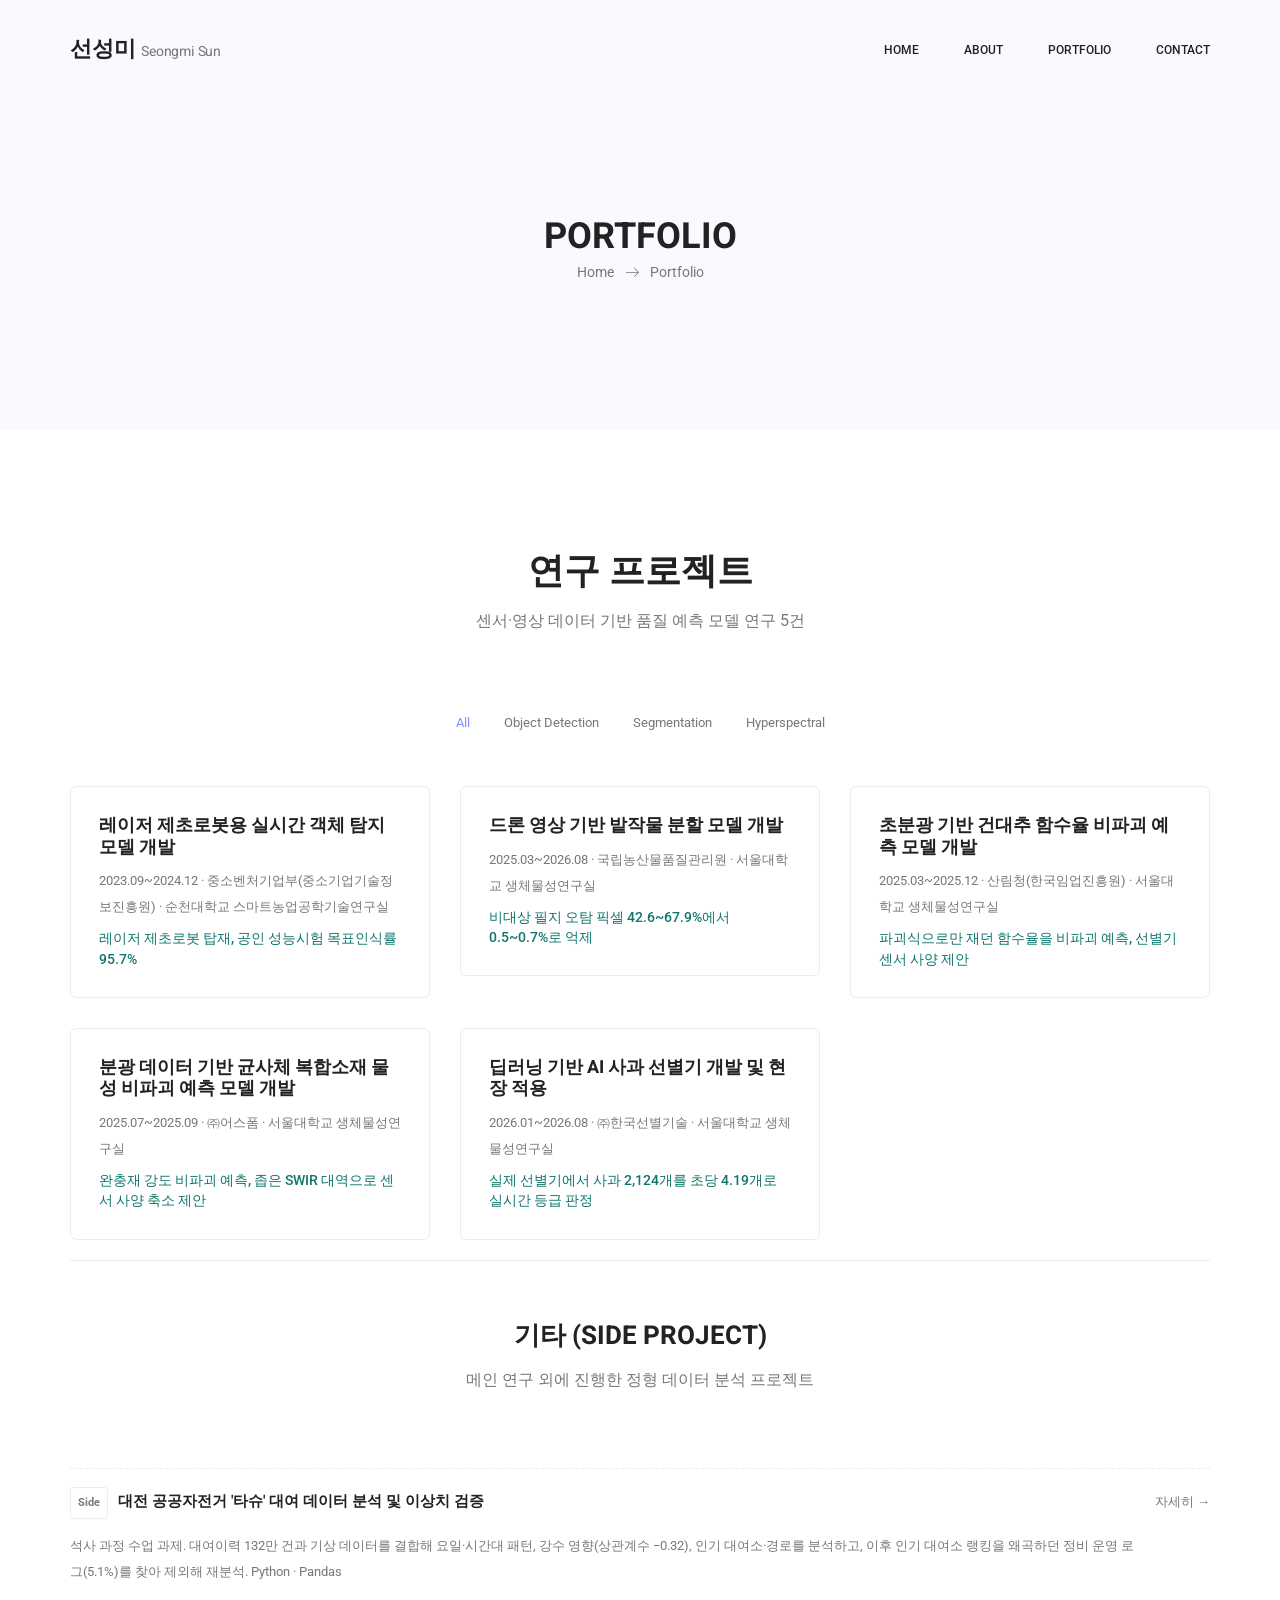
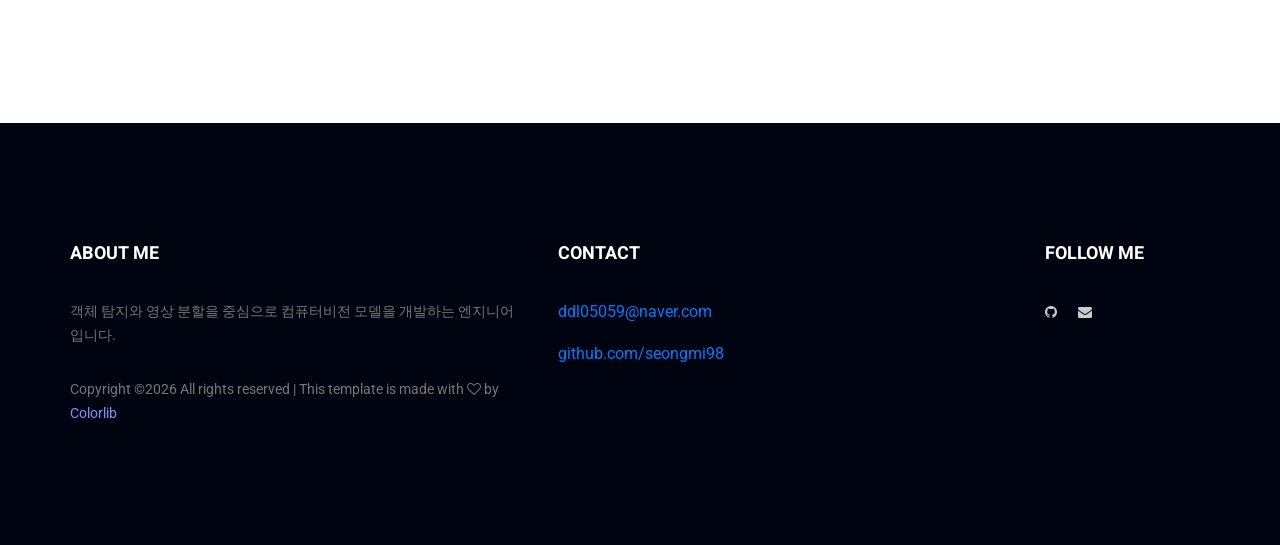
<file: portfolio.html>
<!doctype html>
<html lang="ko">
    <head>
        <meta charset="utf-8">
        <meta name="viewport" content="width=device-width, initial-scale=1, shrink-to-fit=no">
        <link rel="icon" href="img/favicon.png" type="image/png">
        <title>Portfolio | 선성미 · Seongmi Sun</title>
        <meta name="description" content="선성미의 연구 프로젝트 5건: 객체 탐지, 시맨틱 분할, 초분광 회귀·분류.">
        <meta property="og:type" content="website">
        <meta property="og:url" content="https://seongmi98.github.io/portfolio">
        <meta property="og:title" content="Portfolio | 선성미 · Seongmi Sun">
        <meta property="og:description" content="선성미의 연구 프로젝트 5건: 객체 탐지, 시맨틱 분할, 초분광 회귀·분류.">
        <meta property="og:image" content="https://seongmi98.github.io/img/og-card.png">
        <meta name="twitter:card" content="summary_large_image">
        <meta name="twitter:title" content="Portfolio | 선성미 · Seongmi Sun">
        <meta name="twitter:description" content="선성미의 연구 프로젝트 5건: 객체 탐지, 시맨틱 분할, 초분광 회귀·분류.">
        <meta name="twitter:image" content="https://seongmi98.github.io/img/og-card.png">
        <link href="https://fonts.googleapis.com/css2?family=JetBrains+Mono:wght@400;500;700&display=swap" rel="stylesheet">
        <link rel="stylesheet" href="css/bootstrap.css">
        <link rel="stylesheet" href="vendors/linericon/style.css">
        <link rel="stylesheet" href="css/font-awesome.min.css">
        <link rel="stylesheet" href="vendors/animate-css/animate.css">
        <link rel="stylesheet" href="css/style.css">
        <link rel="stylesheet" href="css/responsive.css">
        <link rel="stylesheet" href="css/custom.css">
    </head>
    <body>

        <!--================Header Menu Area =================-->
        <header class="header_area">
            <div class="main_menu" id="mainNav">
                <nav class="navbar navbar-expand-lg navbar-light">
                    <div class="container box_1620">
                        <a class="navbar-brand logo_h logo_text" href="./">선성미<span class="name-en">Seongmi Sun</span></a>
                        <button class="navbar-toggler" type="button" data-toggle="collapse" data-target="#navbarSupportedContent" aria-controls="navbarSupportedContent" aria-expanded="false" aria-label="Toggle navigation">
                            <span class="icon-bar"></span>
                            <span class="icon-bar"></span>
                            <span class="icon-bar"></span>
                        </button>
                        <div class="collapse navbar-collapse offset" id="navbarSupportedContent">
                            <ul class="nav navbar-nav menu_nav ml-auto">
                                <li class="nav-item"><a class="nav-link" href="./">Home</a></li>
                                <li class="nav-item"><a class="nav-link" href="about">About</a></li>
                                <li class="nav-item active"><a class="nav-link" href="portfolio">Portfolio</a></li>
                                <li class="nav-item"><a class="nav-link" href="contact">Contact</a></li>
                            </ul>
                        </div>
                    </div>
                </nav>
            </div>
        </header>
        <!--================Header Menu Area =================-->

        <!--================Home Banner Area =================-->
        <section class="banner_area">
            <div class="banner_inner d-flex align-items-center">
                <div class="overlay bg-parallax" data-stellar-ratio="0.9" data-stellar-vertical-offset="0" data-background=""></div>
                <div class="container">
                    <div class="banner_content text-center">
                        <h2>Portfolio</h2>
                        <div class="page_link">
                            <a href="./">Home</a>
                            <a href="portfolio">Portfolio</a>
                        </div>
                    </div>
                </div>
            </div>
        </section>
        <!--================End Home Banner Area =================-->

        <!--================Projects Area =================-->
        <section class="p_120">
            <div class="container">
                <div class="main_title">
                    <h2>연구 프로젝트</h2>
                    <p>센서·영상 데이터 기반 품질 예측 모델 연구 5건</p>
                </div>
                <div class="projects_fillter">
                    <ul class="filter list">
                        <li class="active" data-filter="*"><a href="#">All</a></li>
                        <li data-filter=".detection"><a href="#">Object Detection</a></li>
                        <li data-filter=".segmentation"><a href="#">Segmentation</a></li>
                        <li data-filter=".hyperspectral"><a href="#">Hyperspectral</a></li>
                                            </ul>
                </div>
                <div class="projects_inner row">
                    <div class="col-lg-4 col-sm-6 detection">
                        <a class="project-card-plain" href="project-detection">
                            <h4>레이저 제초로봇용 실시간 객체 탐지 모델 개발</h4>
                            <p>2023.09~2024.12 · 중소벤처기업부(중소기업기술정보진흥원) · 순천대학교 스마트농업공학기술연구실</p>
                            <p class="card-result">레이저 제초로봇 탑재, 공인 성능시험 목표인식률 95.7%</p>
                        </a>
                    </div>
                    <div class="col-lg-4 col-sm-6 segmentation">
                        <a class="project-card-plain" href="project-segmentation">
                            <h4>드론 영상 기반 밭작물 분할 모델 개발</h4>
                            <p>2025.03~2026.08 · 국립농산물품질관리원 · 서울대학교 생체물성연구실</p>
                            <p class="card-result">비대상 필지 오탐 픽셀 42.6~67.9%에서 0.5~0.7%로 억제</p>
                        </a>
                    </div>
                    <div class="col-lg-4 col-sm-6 hyperspectral">
                        <a class="project-card-plain" href="project-hyperspectral">
                            <h4>초분광 기반 건대추 함수율 비파괴 예측 모델 개발</h4>
                            <p>2025.03~2025.12 · 산림청(한국임업진흥원) · 서울대학교 생체물성연구실</p>
                            <p class="card-result">파괴식으로만 재던 함수율을 비파괴 예측, 선별기 센서 사양 제안</p>
                        </a>
                    </div>
                    <div class="col-lg-4 col-sm-6 hyperspectral">
                        <a class="project-card-plain" href="project-composite">
                            <h4>분광 데이터 기반 균사체 복합소재 물성 비파괴 예측 모델 개발</h4>
                            <p>2025.07~2025.09 · ㈜어스폼 · 서울대학교 생체물성연구실</p>
                            <p class="card-result">완충재 강도 비파괴 예측, 좁은 SWIR 대역으로 센서 사양 축소 제안</p>
                        </a>
                    </div>
                    <div class="col-lg-4 col-sm-6 detection segmentation">
                        <a class="project-card-plain" href="project-apple">
                            <h4>딥러닝 기반 AI 사과 선별기 개발 및 현장 적용</h4>
                            <p>2026.01~2026.08 · ㈜한국선별기술 · 서울대학교 생체물성연구실</p>
                            <p class="card-result">실제 선별기에서 사과 2,124개를 초당 4.19개로 실시간 등급 판정</p>
                        </a>
                    </div>
                </div>

                <div class="side_projects_area">
                    <div class="main_title">
                        <h2>기타 (Side Project)</h2>
                        <p>메인 연구 외에 진행한 정형 데이터 분석 프로젝트</p>
                    </div>
                    <a class="side-project-row" href="project-tashu">
                        <div class="side-project-main">
                            <span class="side-project-tag">Side</span>
                            <h5>대전 공공자전거 '타슈' 대여 데이터 분석 및 이상치 검증</h5>
                            <p>석사 과정 수업 과제. 대여이력 132만 건과 기상 데이터를 결합해 요일·시간대 패턴, 강수 영향(상관계수 −0.32), 인기 대여소·경로를 분석하고, 이후 인기 대여소 랭킹을 왜곡하던 정비 운영 로그(5.1%)를 찾아 제외해 재분석. Python · Pandas</p>
                        </div>
                        <span class="side-project-link">자세히 →</span>
                    </a>
                </div>
            </div>
        </section>
        <!--================End Projects Area =================-->

        <!--================Footer Area =================-->
        <footer class="footer_area p_120">
            <div class="container">
                <div class="row footer_inner">
                    <div class="col-lg-5 col-sm-6">
                        <aside class="f_widget ab_widget">
                            <div class="f_title">
                                <h3>About Me</h3>
                            </div>
                            <p>객체 탐지와 영상 분할을 중심으로 컴퓨터비전 모델을 개발하는 엔지니어입니다.</p>
                            <p><!-- Link back to Colorlib can't be removed. Template is licensed under CC BY 3.0. -->
Copyright &copy;<script>document.write(new Date().getFullYear());</script> All rights reserved | This template is made with <i class="fa fa-heart-o" aria-hidden="true"></i> by <a href="https://colorlib.com" target="_blank">Colorlib</a>
<!-- Link back to Colorlib can't be removed. Template is licensed under CC BY 3.0. -->
</p>
                        </aside>
                    </div>
                    <div class="col-lg-5 col-sm-6">
                        <aside class="f_widget">
                            <div class="f_title">
                                <h3>Contact</h3>
                            </div>
                            <p><a href="mailto:ddl05059@naver.com">ddl05059@naver.com</a></p>
                            <p><a href="https://github.com/seongmi98" target="_blank" rel="noopener">github.com/seongmi98</a></p>
                        </aside>
                    </div>
                    <div class="col-lg-2">
                        <aside class="f_widget social_widget">
                            <div class="f_title">
                                <h3>Follow Me</h3>
                            </div>
                            <ul class="list">
                                <li><a href="https://github.com/seongmi98" target="_blank" rel="noopener"><i class="fa fa-github"></i></a></li>
                                <li><a href="mailto:ddl05059@naver.com"><i class="fa fa-envelope"></i></a></li>
                            </ul>
                        </aside>
                    </div>
                </div>
            </div>
        </footer>
        <!--================End Footer Area =================-->

        <script src="js/jquery-3.2.1.min.js"></script>
        <script src="js/popper.js"></script>
        <script src="js/bootstrap.min.js"></script>
        <script src="js/stellar.js"></script>
        <script src="js/theme.js"></script>
        <script>
            (function () {
                var buttons = document.querySelectorAll('.filter li');
                var cards = document.querySelectorAll('.projects_inner > div');
                buttons.forEach(function (btn) {
                    btn.addEventListener('click', function (e) {
                        e.preventDefault();
                        buttons.forEach(function (b) { b.classList.remove('active'); });
                        btn.classList.add('active');
                        var filter = btn.getAttribute('data-filter');
                        cards.forEach(function (card) {
                            var show = filter === '*' || card.classList.contains(filter.slice(1));
                            card.style.display = show ? '' : 'none';
                        });
                    });
                });
            })();
        </script>
    </body>
</html>
</file>
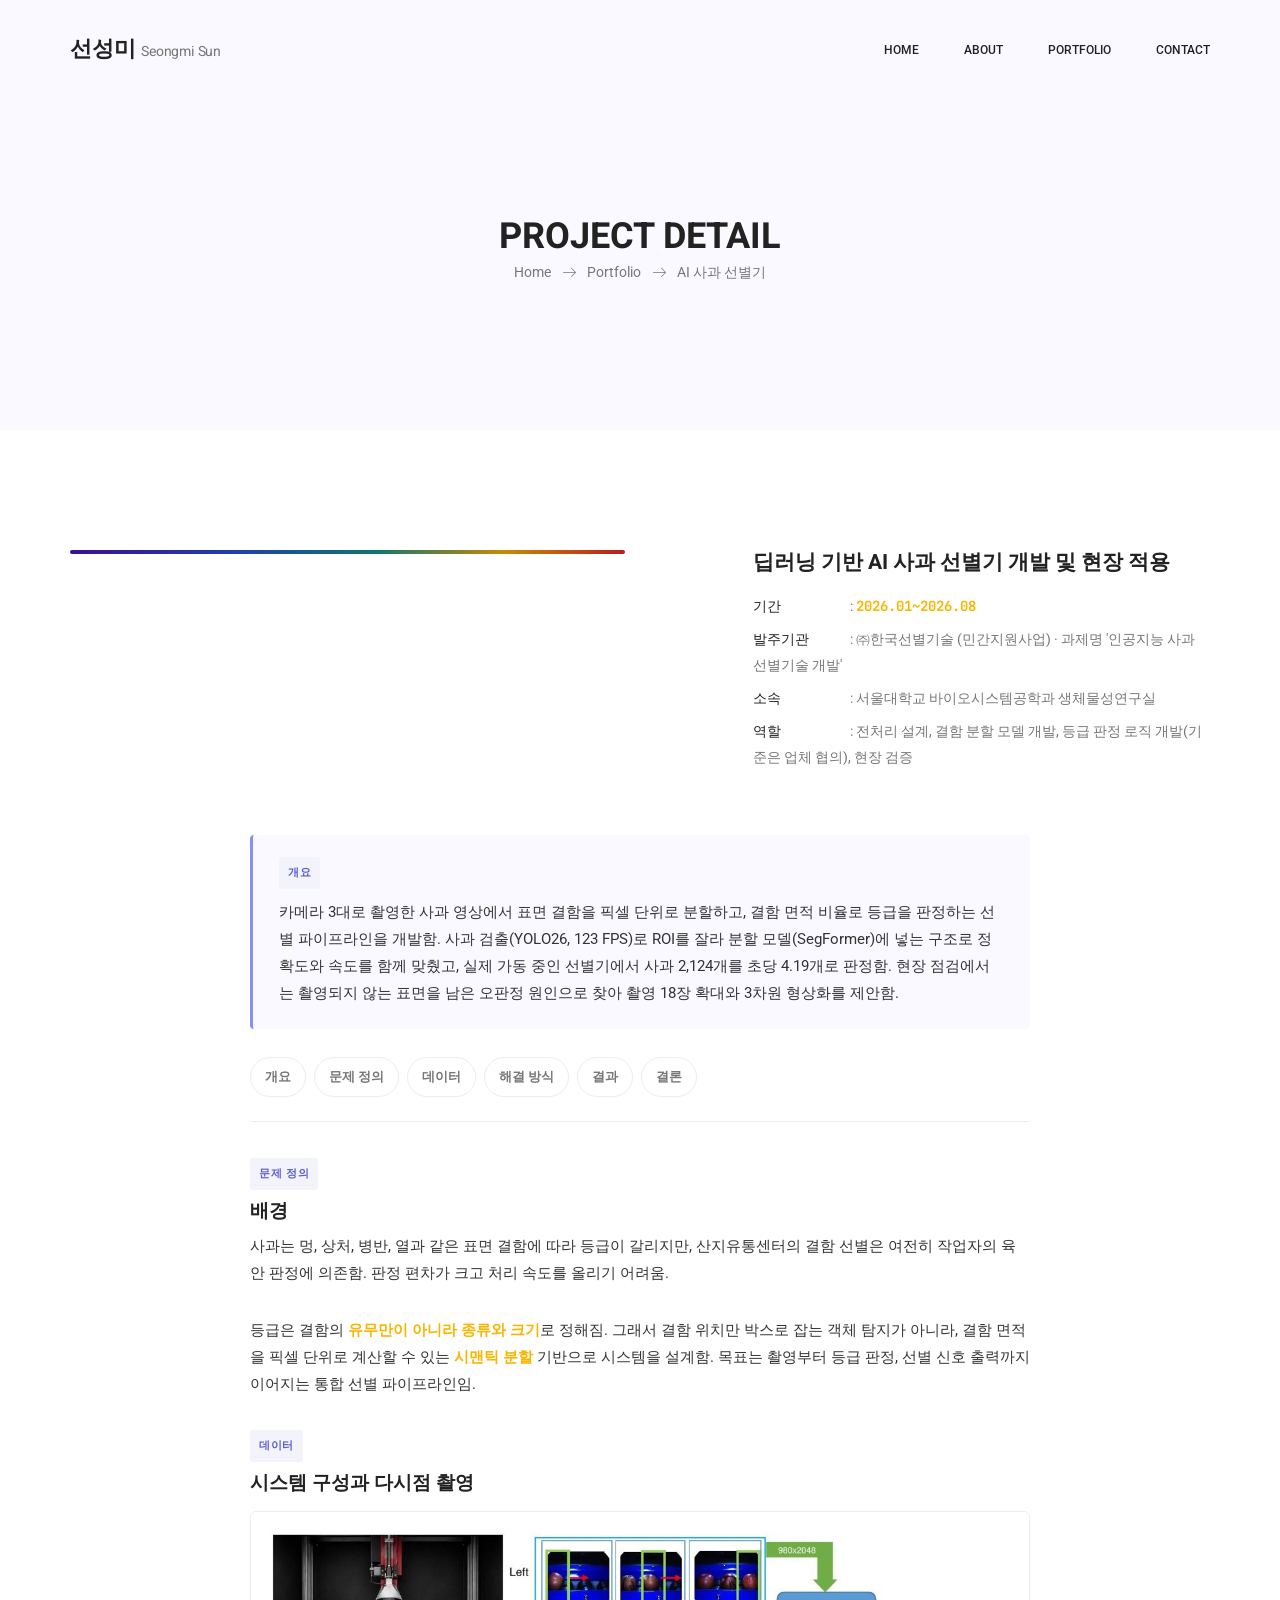
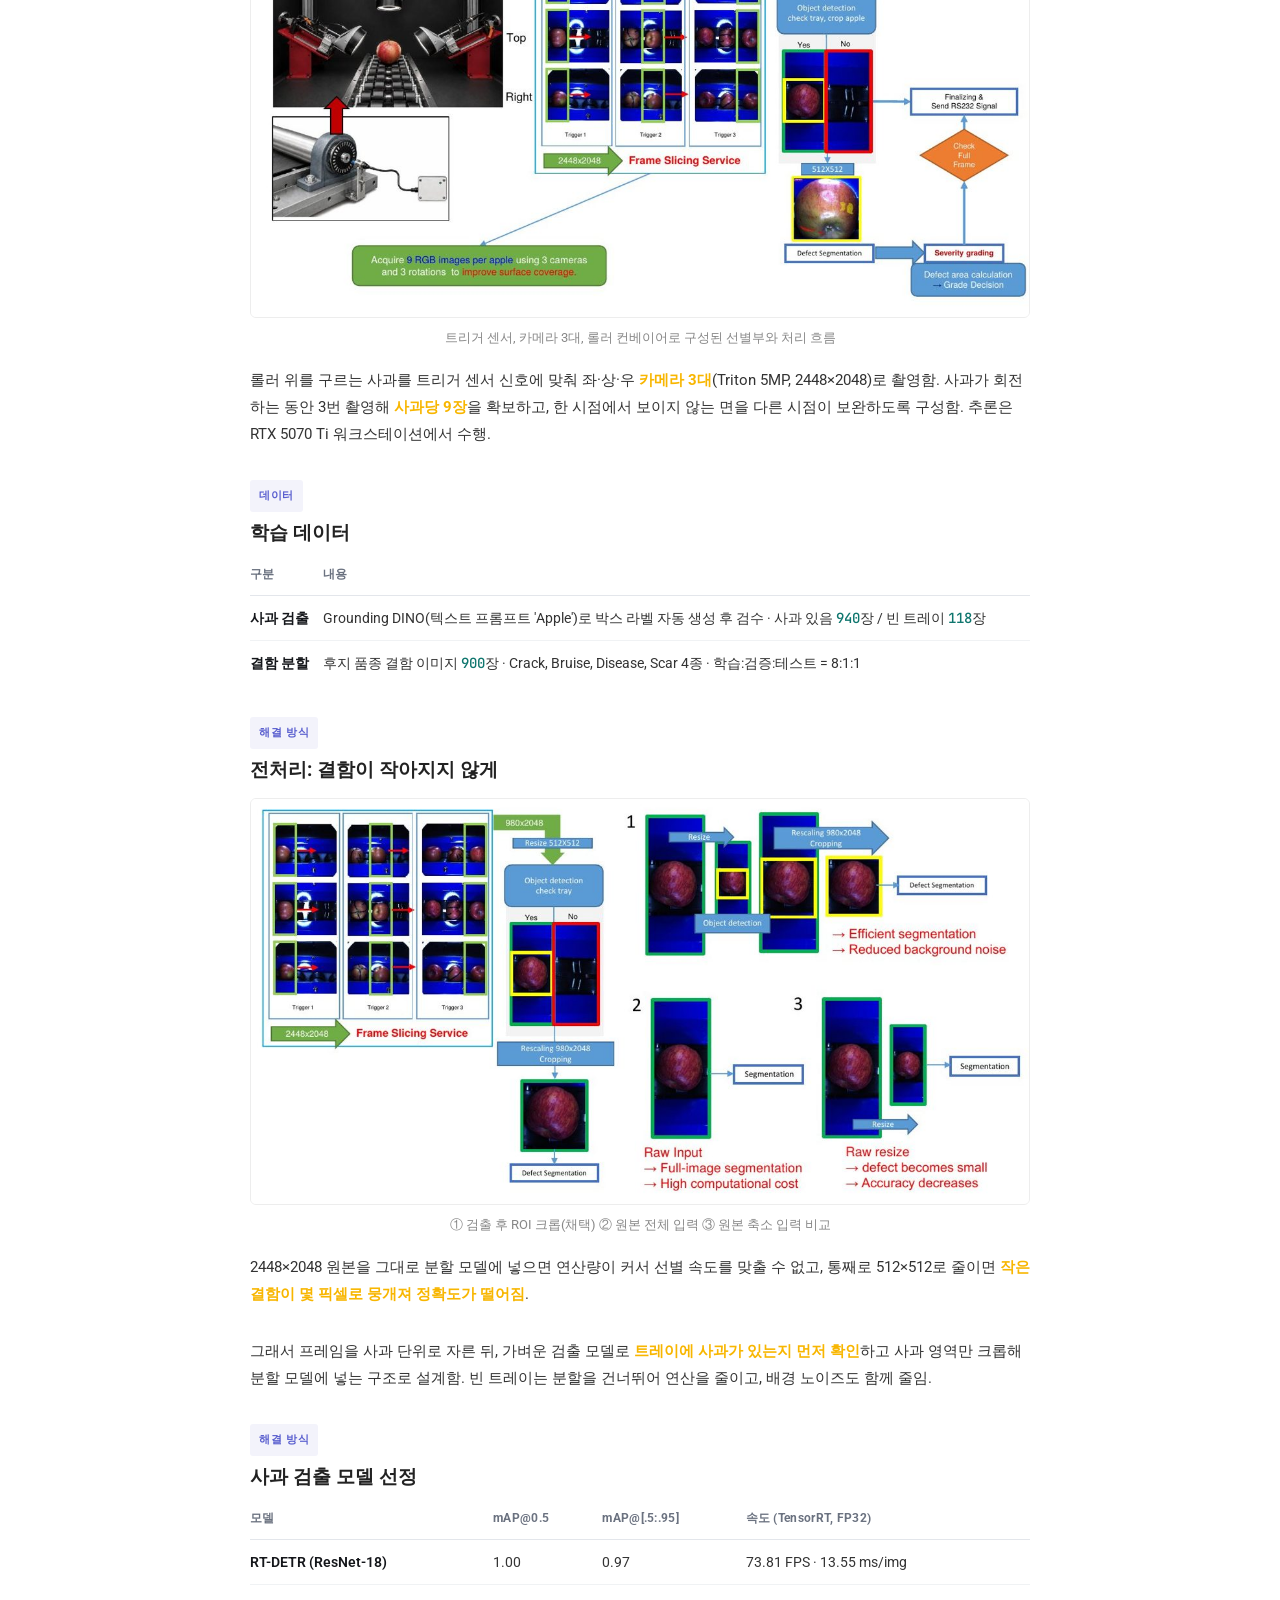
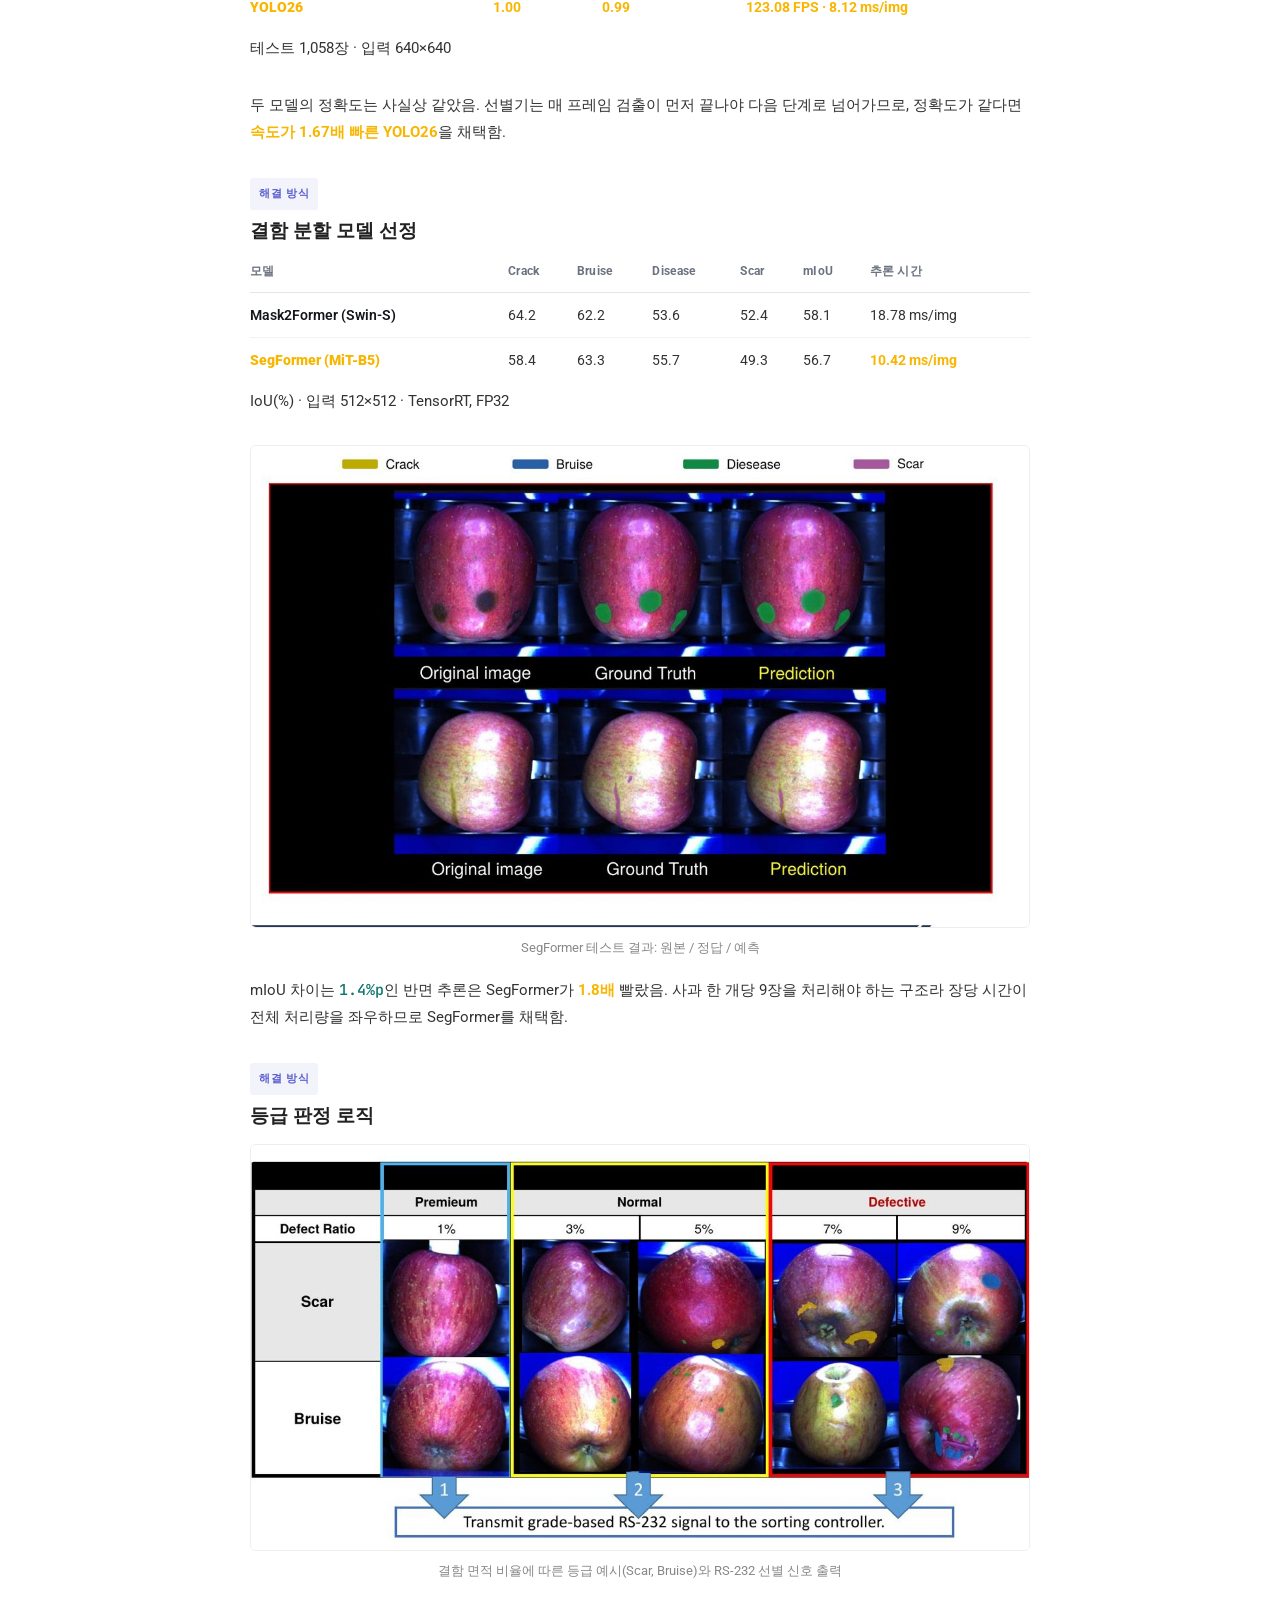
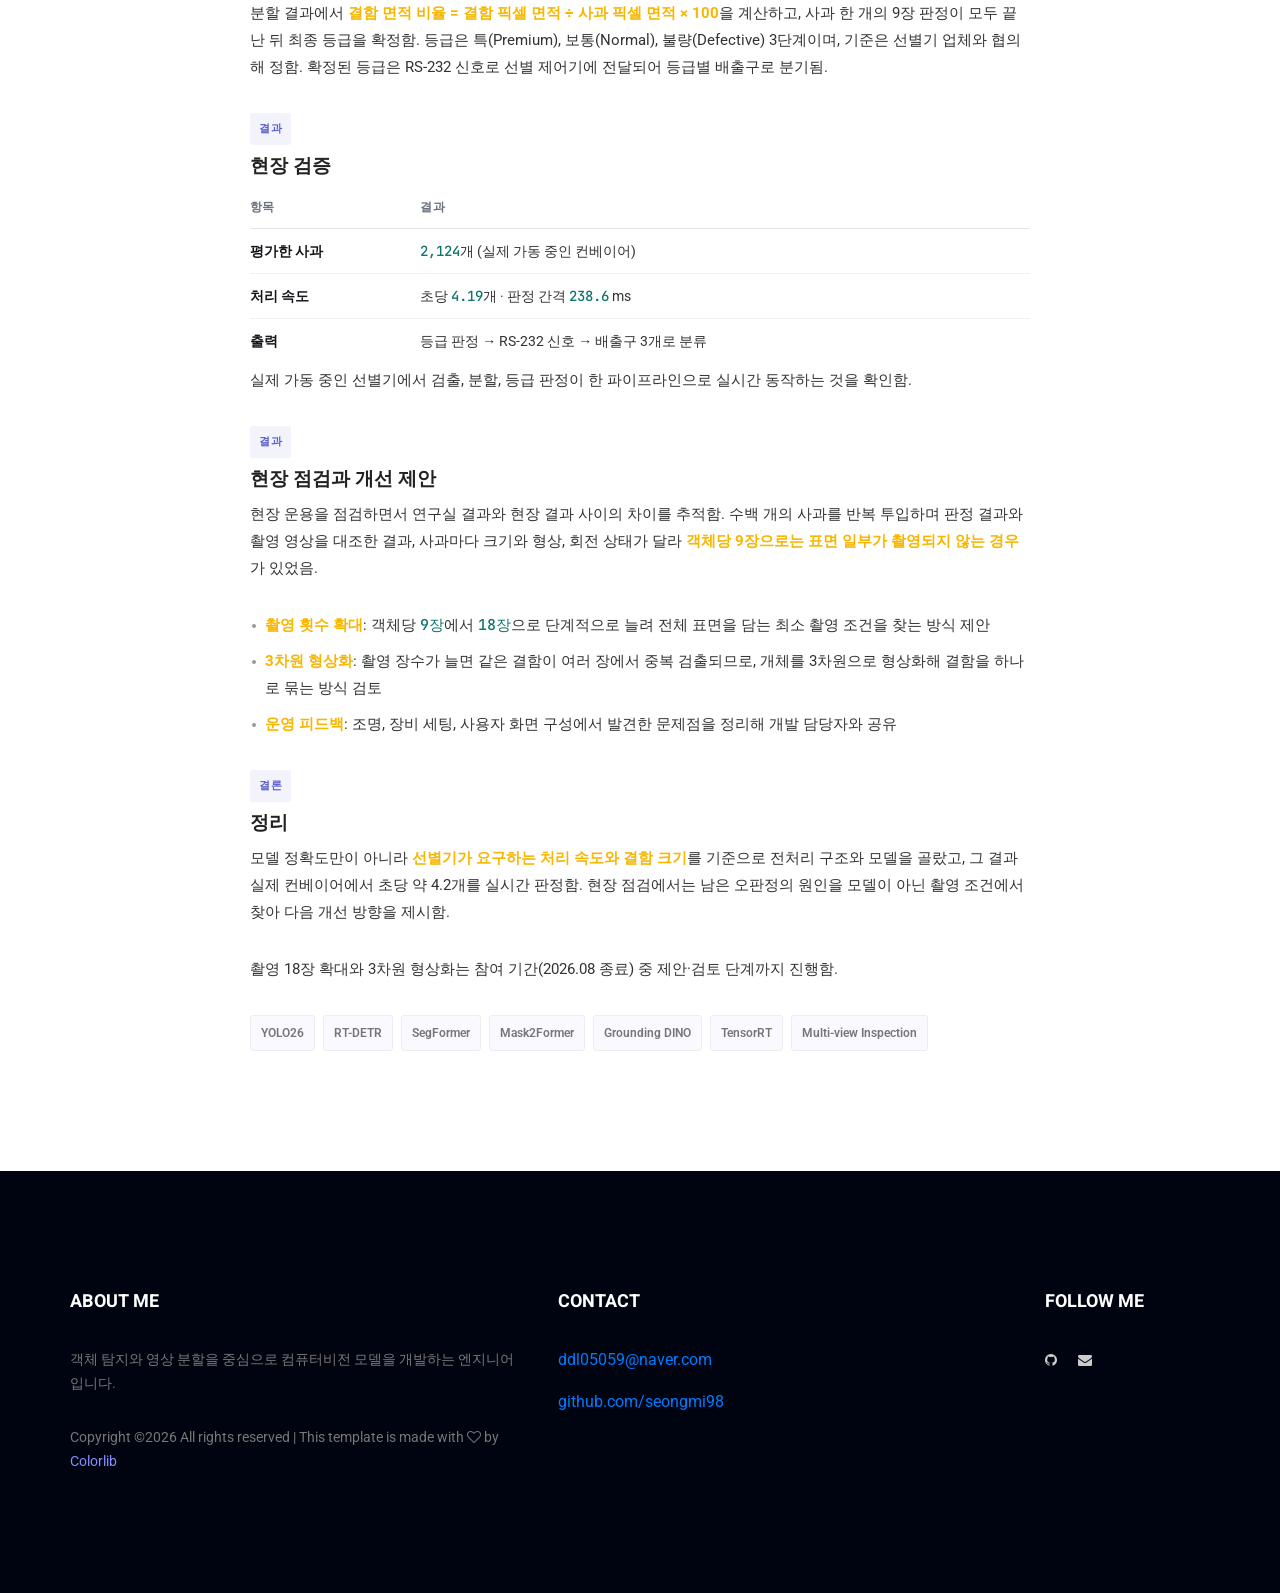
<file: project-apple.html>
<!doctype html>
<html lang="ko">
    <head>
        <meta charset="utf-8">
        <meta name="viewport" content="width=device-width, initial-scale=1, shrink-to-fit=no">
        <link rel="icon" href="img/favicon.png" type="image/png">
        <title>AI 사과 선별기 개발 및 현장 적용 | 선성미</title>
        <meta name="description" content="다시점 카메라 기반 사과 검출·결함 분할·등급 판정 파이프라인 개발과 실제 선별기 현장 검증.">
        <meta property="og:type" content="website">
        <meta property="og:url" content="https://seongmi98.github.io/project-apple">
        <meta property="og:title" content="AI 사과 선별기 개발 및 현장 적용 | 선성미">
        <meta property="og:description" content="다시점 카메라 기반 사과 검출·결함 분할·등급 판정 파이프라인 개발과 실제 선별기 현장 검증.">
        <meta property="og:image" content="https://seongmi98.github.io/img/og-card.png">
        <meta name="twitter:card" content="summary_large_image">
        <meta name="twitter:title" content="AI 사과 선별기 개발 및 현장 적용 | 선성미">
        <meta name="twitter:description" content="다시점 카메라 기반 사과 검출·결함 분할·등급 판정 파이프라인 개발과 실제 선별기 현장 검증.">
        <meta name="twitter:image" content="https://seongmi98.github.io/img/og-card.png">
        <link href="https://fonts.googleapis.com/css2?family=JetBrains+Mono:wght@400;500;700&display=swap" rel="stylesheet">
        <link rel="stylesheet" href="css/bootstrap.css">
        <link rel="stylesheet" href="vendors/linericon/style.css">
        <link rel="stylesheet" href="css/font-awesome.min.css">
        <link rel="stylesheet" href="vendors/animate-css/animate.css">
        <link rel="stylesheet" href="css/style.css">
        <link rel="stylesheet" href="css/responsive.css">
        <link rel="stylesheet" href="css/custom.css">
    </head>
    <body>

        <!--================Header Menu Area =================-->
        <header class="header_area">
            <div class="main_menu" id="mainNav">
                <nav class="navbar navbar-expand-lg navbar-light">
                    <div class="container box_1620">
                        <a class="navbar-brand logo_h logo_text" href="./">선성미<span class="name-en">Seongmi Sun</span></a>
                        <button class="navbar-toggler" type="button" data-toggle="collapse" data-target="#navbarSupportedContent" aria-controls="navbarSupportedContent" aria-expanded="false" aria-label="Toggle navigation">
                            <span class="icon-bar"></span>
                            <span class="icon-bar"></span>
                            <span class="icon-bar"></span>
                        </button>
                        <div class="collapse navbar-collapse offset" id="navbarSupportedContent">
                            <ul class="nav navbar-nav menu_nav ml-auto">
                                <li class="nav-item"><a class="nav-link" href="./">Home</a></li>
                                <li class="nav-item"><a class="nav-link" href="about">About</a></li>
                                <li class="nav-item active"><a class="nav-link" href="portfolio">Portfolio</a></li>
                                <li class="nav-item"><a class="nav-link" href="contact">Contact</a></li>
                            </ul>
                        </div>
                    </div>
                </nav>
            </div>
        </header>
        <!--================Header Menu Area =================-->

        <!--================Home Banner Area =================-->
        <section class="banner_area">
            <div class="banner_inner d-flex align-items-center">
                <div class="overlay bg-parallax" data-stellar-ratio="0.9" data-stellar-vertical-offset="0" data-background=""></div>
                <div class="container">
                    <div class="banner_content text-center">
                        <h2>Project Detail</h2>
                        <div class="page_link">
                            <a href="./">Home</a>
                            <a href="portfolio">Portfolio</a>
                            <a href="project-apple">AI 사과 선별기</a>
                        </div>
                    </div>
                </div>
            </div>
        </section>
        <!--================End Home Banner Area =================-->

        <!--================Portfolio Details Area =================-->
        <section class="portfolio_details_area p_120">
            <div class="container">
                <div class="portfolio_details_inner">
                    <div class="row">
                        <div class="col-md-6">
                            <div class="band-bar-wrap">
                                <div class="band-bar band-rgb"></div>
                            </div>
                        </div>
                        <div class="col-md-6">
                            <div class="portfolio_right_text">
                                <h4>딥러닝 기반 AI 사과 선별기 개발 및 현장 적용</h4>
                                <ul class="list">
                                    <li><span>기간</span>: <b class="mono">2026.01~2026.08</b></li>
                                    <li><span>발주기관</span>: ㈜한국선별기술 (민간지원사업) · 과제명 '인공지능 사과 선별기술 개발'</li>
                                    <li><span>소속</span>: 서울대학교 바이오시스템공학과 생체물성연구실</li>
                                    <li><span>역할</span>: 전처리 설계, 결함 분할 모델 개발, 등급 판정 로직 개발(기준은 업체 협의), 현장 검증</li>
                                </ul>
                            </div>
                        </div>
                    </div>

                    <div class="case-body">
                    <div class="case-overview" id="overview">
                        <span class="case-kicker">개요</span>
                        <p>카메라 3대로 촬영한 사과 영상에서 표면 결함을 픽셀 단위로 분할하고, 결함 면적 비율로 등급을 판정하는 선별 파이프라인을 개발함. 사과 검출(YOLO26, 123 FPS)로 ROI를 잘라 분할 모델(SegFormer)에 넣는 구조로 정확도와 속도를 함께 맞췄고, 실제 가동 중인 선별기에서 사과 2,124개를 초당 4.19개로 판정함. 현장 점검에서는 촬영되지 않는 표면을 남은 오판정 원인으로 찾아 촬영 18장 확대와 3차원 형상화를 제안함.</p>
                    </div>
                    <nav class="case-toc">
                        <a href="#overview">개요</a>
                        <a href="#problem">문제 정의</a>
                        <a href="#data">데이터</a>
                        <a href="#approach">해결 방식</a>
                        <a href="#result">결과</a>
                        <a href="#conclusion">결론</a>
                    </nav>

                    <div class="case-section" id="problem">
                        <span class="case-kicker">문제 정의</span>
                        <h3>배경</h3>
                        <p>사과는 멍, 상처, 병반, 열과 같은 표면 결함에 따라 등급이 갈리지만, 산지유통센터의 결함 선별은 여전히 작업자의 육안 판정에 의존함. 판정 편차가 크고 처리 속도를 올리기 어려움.</p>
                        <p>등급은 결함의 <b>유무만이 아니라 종류와 크기</b>로 정해짐. 그래서 결함 위치만 박스로 잡는 객체 탐지가 아니라, 결함 면적을 픽셀 단위로 계산할 수 있는 <b>시맨틱 분할</b> 기반으로 시스템을 설계함. 목표는 촬영부터 등급 판정, 선별 신호 출력까지 이어지는 통합 선별 파이프라인임.</p>
                    </div>

                    <div class="case-section" id="data">
                        <span class="case-kicker">데이터</span>
                        <h3>시스템 구성과 다시점 촬영</h3>
                        <figure class="case-figure">
                            <img src="img/case-studies/apple/system_overview.jpg" alt="사과 선별 시스템 구성">
                            <figcaption>트리거 센서, 카메라 3대, 롤러 컨베이어로 구성된 선별부와 처리 흐름</figcaption>
                        </figure>
                        <p>롤러 위를 구르는 사과를 트리거 센서 신호에 맞춰 좌·상·우 <b>카메라 3대</b>(Triton 5MP, 2448×2048)로 촬영함. 사과가 회전하는 동안 3번 촬영해 <b>사과당 9장</b>을 확보하고, 한 시점에서 보이지 않는 면을 다른 시점이 보완하도록 구성함. 추론은 RTX 5070 Ti 워크스테이션에서 수행.</p>
                    </div>

                    <div class="case-section">
                        <span class="case-kicker">데이터</span>
                        <h3>학습 데이터</h3>
                        <table class="case-table">
                            <thead><tr><th>구분</th><th>내용</th></tr></thead>
                            <tbody>
                                <tr><td>사과 검출</td><td>Grounding DINO(텍스트 프롬프트 'Apple')로 박스 라벨 자동 생성 후 검수 · 사과 있음 <span class="num">940</span>장 / 빈 트레이 <span class="num">118</span>장</td></tr>
                                <tr><td>결함 분할</td><td>후지 품종 결함 이미지 <span class="num">900</span>장 · Crack, Bruise, Disease, Scar 4종 · 학습:검증:테스트 = 8:1:1</td></tr>
                            </tbody>
                        </table>
                    </div>

                    <div class="case-section" id="approach">
                        <span class="case-kicker">해결 방식</span>
                        <h3>전처리: 결함이 작아지지 않게</h3>
                        <figure class="case-figure">
                            <img src="img/case-studies/apple/preprocessing.jpg" alt="분할 입력 전처리 비교">
                            <figcaption>① 검출 후 ROI 크롭(채택) ② 원본 전체 입력 ③ 원본 축소 입력 비교</figcaption>
                        </figure>
                        <p>2448×2048 원본을 그대로 분할 모델에 넣으면 연산량이 커서 선별 속도를 맞출 수 없고, 통째로 512×512로 줄이면 <b>작은 결함이 몇 픽셀로 뭉개져 정확도가 떨어짐</b>.</p>
                        <p>그래서 프레임을 사과 단위로 자른 뒤, 가벼운 검출 모델로 <b>트레이에 사과가 있는지 먼저 확인</b>하고 사과 영역만 크롭해 분할 모델에 넣는 구조로 설계함. 빈 트레이는 분할을 건너뛰어 연산을 줄이고, 배경 노이즈도 함께 줄임.</p>
                    </div>

                    <div class="case-section">
                        <span class="case-kicker">해결 방식</span>
                        <h3>사과 검출 모델 선정</h3>
                        <table class="case-table">
                            <thead><tr><th>모델</th><th>mAP@0.5</th><th>mAP@[.5:.95]</th><th>속도 (TensorRT, FP32)</th></tr></thead>
                            <tbody>
                                <tr><td>RT-DETR (ResNet-18)</td><td>1.00</td><td>0.97</td><td>73.81 FPS · 13.55 ms/img</td></tr>
                                <tr><td><b>YOLO26</b></td><td><b>1.00</b></td><td><b>0.99</b></td><td><b>123.08 FPS · 8.12 ms/img</b></td></tr>
                            </tbody>
                        </table>
                        <p class="case-note">테스트 1,058장 · 입력 640×640</p>
                        <p>두 모델의 정확도는 사실상 같았음. 선별기는 매 프레임 검출이 먼저 끝나야 다음 단계로 넘어가므로, 정확도가 같다면 <b>속도가 1.67배 빠른 YOLO26</b>을 채택함.</p>
                    </div>

                    <div class="case-section">
                        <span class="case-kicker">해결 방식</span>
                        <h3>결함 분할 모델 선정</h3>
                        <table class="case-table">
                            <thead><tr><th>모델</th><th>Crack</th><th>Bruise</th><th>Disease</th><th>Scar</th><th>mIoU</th><th>추론 시간</th></tr></thead>
                            <tbody>
                                <tr><td>Mask2Former (Swin-S)</td><td>64.2</td><td>62.2</td><td>53.6</td><td>52.4</td><td>58.1</td><td>18.78 ms/img</td></tr>
                                <tr><td><b>SegFormer (MiT-B5)</b></td><td>58.4</td><td>63.3</td><td>55.7</td><td>49.3</td><td>56.7</td><td><b>10.42 ms/img</b></td></tr>
                            </tbody>
                        </table>
                        <p class="case-note">IoU(%) · 입력 512×512 · TensorRT, FP32</p>
                        <figure class="case-figure">
                            <img src="img/case-studies/apple/segformer_results.jpg" alt="SegFormer 결함 분할 결과">
                            <figcaption>SegFormer 테스트 결과: 원본 / 정답 / 예측</figcaption>
                        </figure>
                        <p>mIoU 차이는 <span class="num">1.4%p</span>인 반면 추론은 SegFormer가 <b>1.8배</b> 빨랐음. 사과 한 개당 9장을 처리해야 하는 구조라 장당 시간이 전체 처리량을 좌우하므로 SegFormer를 채택함.</p>
                    </div>

                    <div class="case-section">
                        <span class="case-kicker">해결 방식</span>
                        <h3>등급 판정 로직</h3>
                        <figure class="case-figure">
                            <img src="img/case-studies/apple/severity_grading.jpg" alt="결함 면적 비율 기반 등급 판정">
                            <figcaption>결함 면적 비율에 따른 등급 예시(Scar, Bruise)와 RS-232 선별 신호 출력</figcaption>
                        </figure>
                        <p>분할 결과에서 <b>결함 면적 비율 = 결함 픽셀 면적 ÷ 사과 픽셀 면적 × 100</b>을 계산하고, 사과 한 개의 9장 판정이 모두 끝난 뒤 최종 등급을 확정함. 등급은 특(Premium), 보통(Normal), 불량(Defective) 3단계이며, 기준은 선별기 업체와 협의해 정함. 확정된 등급은 RS-232 신호로 선별 제어기에 전달되어 등급별 배출구로 분기됨.</p>
                    </div>

                    <div class="case-section" id="result">
                        <span class="case-kicker">결과</span>
                        <h3>현장 검증</h3>
                        <table class="case-table">
                            <thead><tr><th>항목</th><th>결과</th></tr></thead>
                            <tbody>
                                <tr><td>평가한 사과</td><td><span class="num">2,124</span>개 (실제 가동 중인 컨베이어)</td></tr>
                                <tr><td>처리 속도</td><td>초당 <span class="num">4.19</span>개 · 판정 간격 <span class="num">238.6</span> ms</td></tr>
                                <tr><td>출력</td><td>등급 판정 → RS-232 신호 → 배출구 3개로 분류</td></tr>
                            </tbody>
                        </table>
                        <p>실제 가동 중인 선별기에서 검출, 분할, 등급 판정이 한 파이프라인으로 실시간 동작하는 것을 확인함.</p>
                    </div>

                    <div class="case-section">
                        <span class="case-kicker">결과</span>
                        <h3>현장 점검과 개선 제안</h3>
                        <p>현장 운용을 점검하면서 연구실 결과와 현장 결과 사이의 차이를 추적함. 수백 개의 사과를 반복 투입하며 판정 결과와 촬영 영상을 대조한 결과, 사과마다 크기와 형상, 회전 상태가 달라 <b>객체당 9장으로는 표면 일부가 촬영되지 않는 경우</b>가 있었음.</p>
                        <ul class="case-list">
                            <li><b>촬영 횟수 확대</b>: 객체당 <span class="num">9장</span>에서 <span class="num">18장</span>으로 단계적으로 늘려 전체 표면을 담는 최소 촬영 조건을 찾는 방식 제안</li>
                            <li><b>3차원 형상화</b>: 촬영 장수가 늘면 같은 결함이 여러 장에서 중복 검출되므로, 개체를 3차원으로 형상화해 결함을 하나로 묶는 방식 검토</li>
                            <li><b>운영 피드백</b>: 조명, 장비 세팅, 사용자 화면 구성에서 발견한 문제점을 정리해 개발 담당자와 공유</li>
                        </ul>
                    </div>

                    <div class="case-section" id="conclusion">
                        <span class="case-kicker">결론</span>
                        <h3>정리</h3>
                        <p>모델 정확도만이 아니라 <b>선별기가 요구하는 처리 속도와 결함 크기</b>를 기준으로 전처리 구조와 모델을 골랐고, 그 결과 실제 컨베이어에서 초당 약 4.2개를 실시간 판정함. 현장 점검에서는 남은 오판정의 원인을 모델이 아닌 촬영 조건에서 찾아 다음 개선 방향을 제시함.</p>
                        <p class="case-note">촬영 18장 확대와 3차원 형상화는 참여 기간(2026.08 종료) 중 제안·검토 단계까지 진행함.</p>
                    </div>

                    <div class="tags">
                        <span class="tag">YOLO26</span>
                        <span class="tag">RT-DETR</span>
                        <span class="tag">SegFormer</span>
                        <span class="tag">Mask2Former</span>
                        <span class="tag">Grounding DINO</span>
                        <span class="tag">TensorRT</span>
                        <span class="tag">Multi-view Inspection</span>
                    </div>
                    </div><!-- /.case-body -->
                </div>
            </div>
        </section>
        <!--================End Portfolio Details Area =================-->

        <!--================Footer Area =================-->
        <footer class="footer_area p_120">
            <div class="container">
                <div class="row footer_inner">
                    <div class="col-lg-5 col-sm-6">
                        <aside class="f_widget ab_widget">
                            <div class="f_title">
                                <h3>About Me</h3>
                            </div>
                            <p>객체 탐지와 영상 분할을 중심으로 컴퓨터비전 모델을 개발하는 엔지니어입니다.</p>
                            <p><!-- Link back to Colorlib can't be removed. Template is licensed under CC BY 3.0. -->
Copyright &copy;<script>document.write(new Date().getFullYear());</script> All rights reserved | This template is made with <i class="fa fa-heart-o" aria-hidden="true"></i> by <a href="https://colorlib.com" target="_blank">Colorlib</a>
<!-- Link back to Colorlib can't be removed. Template is licensed under CC BY 3.0. -->
</p>
                        </aside>
                    </div>
                    <div class="col-lg-5 col-sm-6">
                        <aside class="f_widget">
                            <div class="f_title">
                                <h3>Contact</h3>
                            </div>
                            <p><a href="mailto:ddl05059@naver.com">ddl05059@naver.com</a></p>
                            <p><a href="https://github.com/seongmi98" target="_blank" rel="noopener">github.com/seongmi98</a></p>
                        </aside>
                    </div>
                    <div class="col-lg-2">
                        <aside class="f_widget social_widget">
                            <div class="f_title">
                                <h3>Follow Me</h3>
                            </div>
                            <ul class="list">
                                <li><a href="https://github.com/seongmi98" target="_blank" rel="noopener"><i class="fa fa-github"></i></a></li>
                                <li><a href="mailto:ddl05059@naver.com"><i class="fa fa-envelope"></i></a></li>
                            </ul>
                        </aside>
                    </div>
                </div>
            </div>
        </footer>
        <!--================End Footer Area =================-->

        <script src="js/jquery-3.2.1.min.js"></script>
        <script src="js/popper.js"></script>
        <script src="js/bootstrap.min.js"></script>
        <script src="js/stellar.js"></script>
        <script src="js/theme.js"></script>
    </body>
</html>
</file>
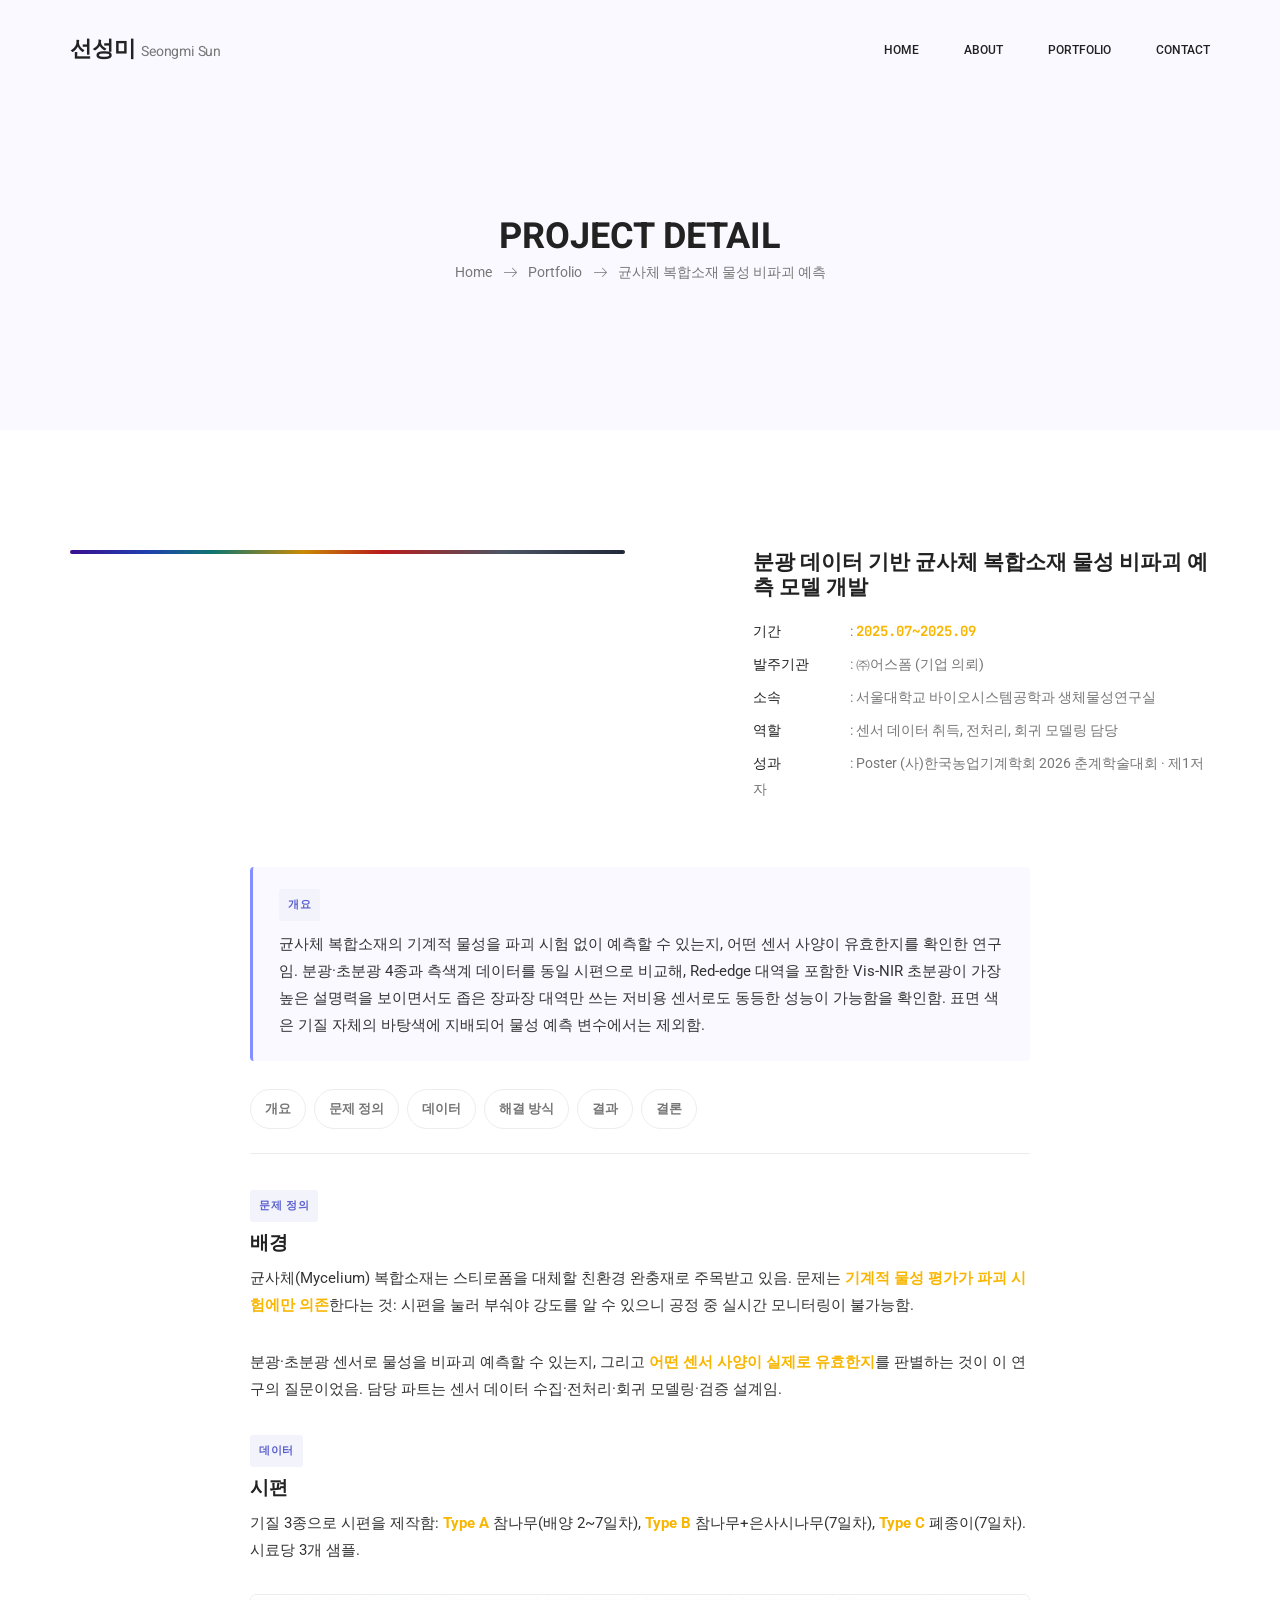
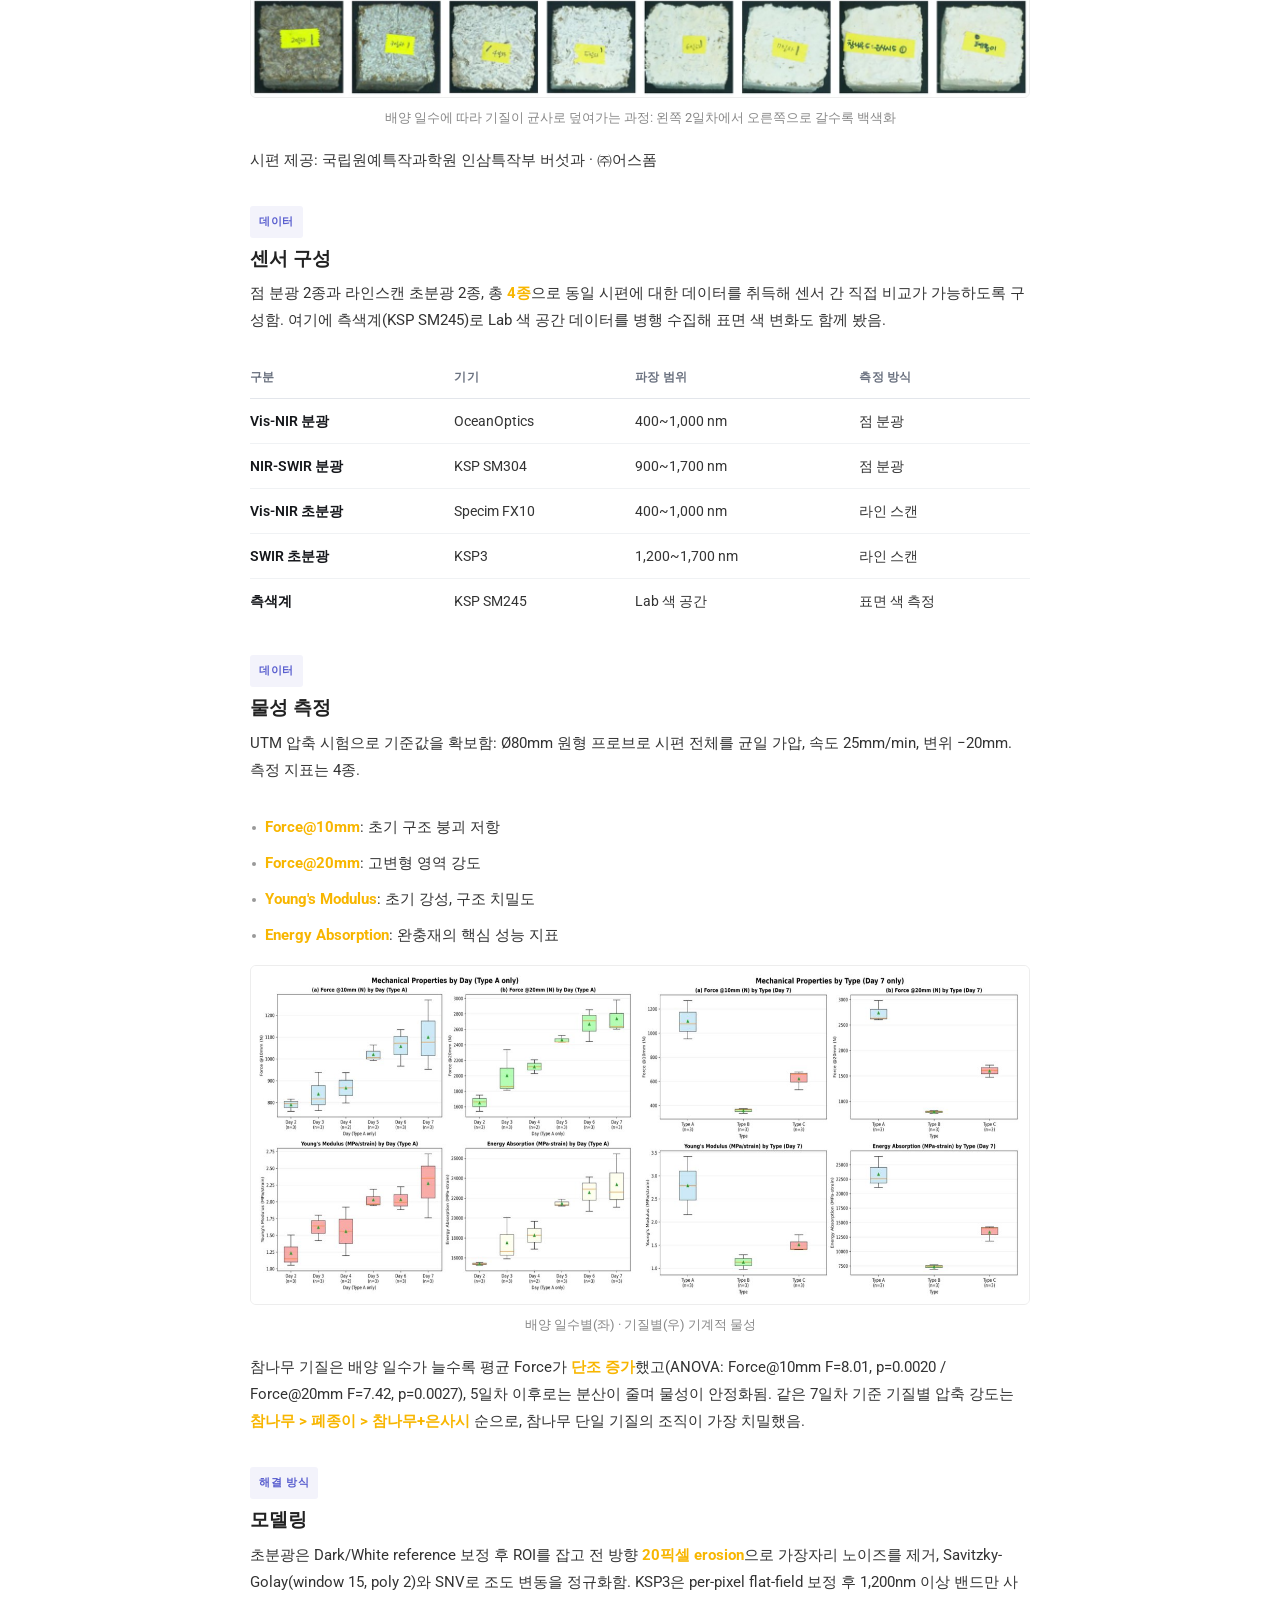
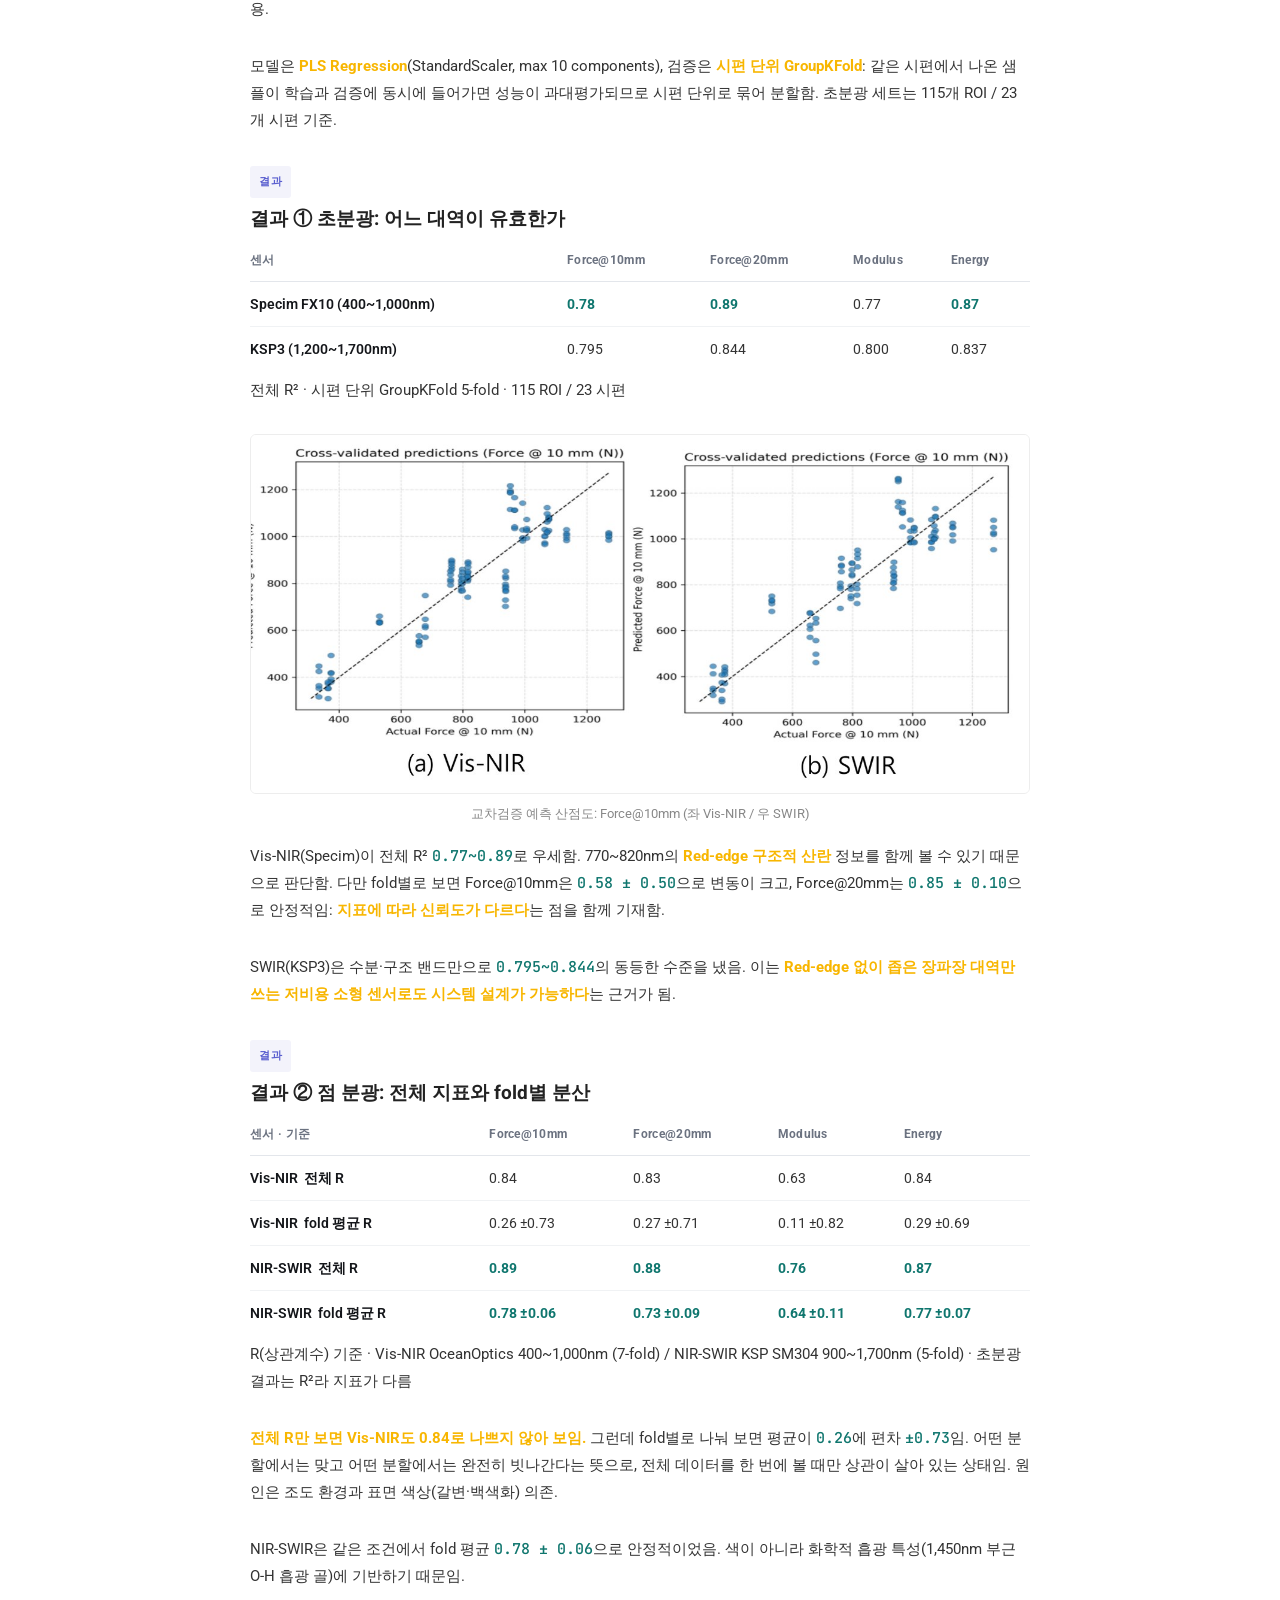
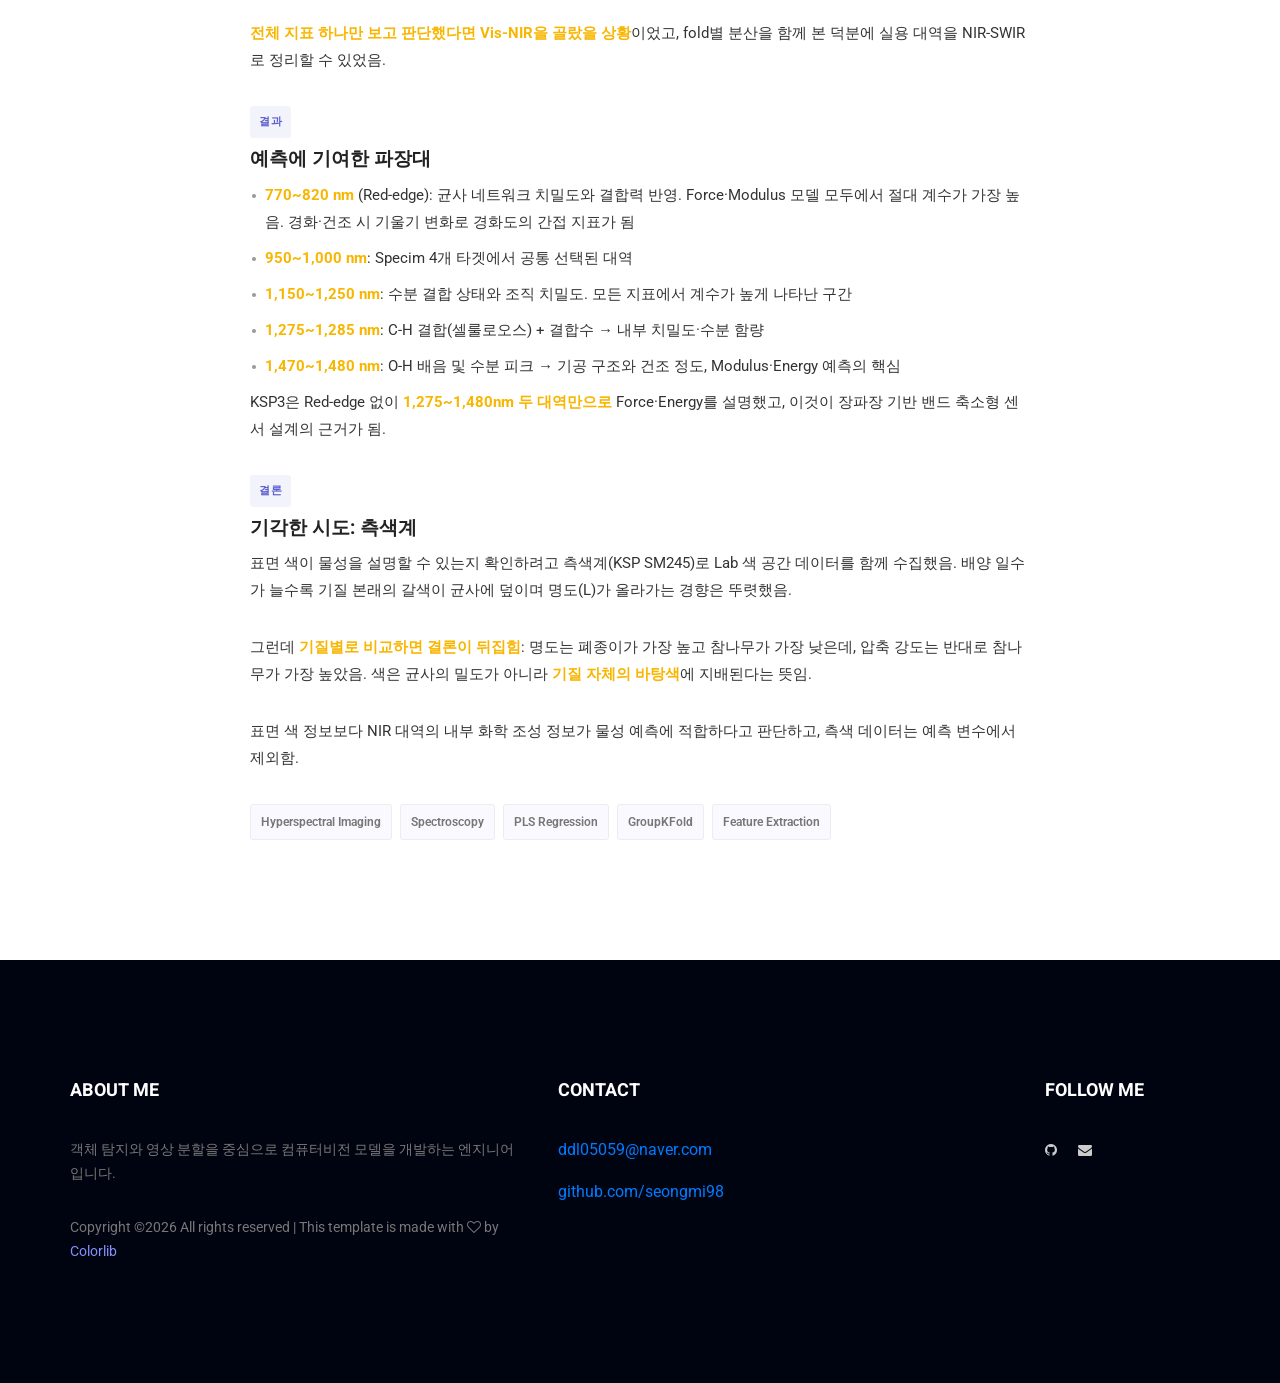
<file: project-composite.html>
<!doctype html>
<html lang="ko">
    <head>
        <meta charset="utf-8">
        <meta name="viewport" content="width=device-width, initial-scale=1, shrink-to-fit=no">
        <link rel="icon" href="img/favicon.png" type="image/png">
        <title>분광·초분광·측색 복합재 물성 분류·예측 | 선성미</title>
        <meta name="description" content="분광·초분광·측색 등 4종 센서 기반 복합재 물성 분류·예측 모델 (팀 프로젝트).">
        <meta property="og:type" content="website">
        <meta property="og:url" content="https://seongmi98.github.io/project-composite">
        <meta property="og:title" content="분광·초분광·측색 복합재 물성 분류·예측 | 선성미">
        <meta property="og:description" content="분광·초분광·측색 등 4종 센서 기반 복합재 물성 분류·예측 모델 (팀 프로젝트).">
        <meta property="og:image" content="https://seongmi98.github.io/img/og-card.png">
        <meta name="twitter:card" content="summary_large_image">
        <meta name="twitter:title" content="분광·초분광·측색 복합재 물성 분류·예측 | 선성미">
        <meta name="twitter:description" content="분광·초분광·측색 등 4종 센서 기반 복합재 물성 분류·예측 모델 (팀 프로젝트).">
        <meta name="twitter:image" content="https://seongmi98.github.io/img/og-card.png">
        <link href="https://fonts.googleapis.com/css2?family=JetBrains+Mono:wght@400;500;700&display=swap" rel="stylesheet">
        <link rel="stylesheet" href="css/bootstrap.css">
        <link rel="stylesheet" href="vendors/linericon/style.css">
        <link rel="stylesheet" href="css/font-awesome.min.css">
        <link rel="stylesheet" href="vendors/animate-css/animate.css">
        <link rel="stylesheet" href="css/style.css">
        <link rel="stylesheet" href="css/responsive.css">
        <link rel="stylesheet" href="css/custom.css">
    </head>
    <body>

        <!--================Header Menu Area =================-->
        <header class="header_area">
            <div class="main_menu" id="mainNav">
                <nav class="navbar navbar-expand-lg navbar-light">
                    <div class="container box_1620">
                        <a class="navbar-brand logo_h logo_text" href="./">선성미<span class="name-en">Seongmi Sun</span></a>
                        <button class="navbar-toggler" type="button" data-toggle="collapse" data-target="#navbarSupportedContent" aria-controls="navbarSupportedContent" aria-expanded="false" aria-label="Toggle navigation">
                            <span class="icon-bar"></span>
                            <span class="icon-bar"></span>
                            <span class="icon-bar"></span>
                        </button>
                        <div class="collapse navbar-collapse offset" id="navbarSupportedContent">
                            <ul class="nav navbar-nav menu_nav ml-auto">
                                <li class="nav-item"><a class="nav-link" href="./">Home</a></li>
                                <li class="nav-item"><a class="nav-link" href="about">About</a></li>
                                <li class="nav-item active"><a class="nav-link" href="portfolio">Portfolio</a></li>
                                <li class="nav-item"><a class="nav-link" href="contact">Contact</a></li>
                            </ul>
                        </div>
                    </div>
                </nav>
            </div>
        </header>
        <!--================Header Menu Area =================-->

        <!--================Home Banner Area =================-->
        <section class="banner_area">
            <div class="banner_inner d-flex align-items-center">
                <div class="overlay bg-parallax" data-stellar-ratio="0.9" data-stellar-vertical-offset="0" data-background=""></div>
                <div class="container">
                    <div class="banner_content text-center">
                        <h2>Project Detail</h2>
                        <div class="page_link">
                            <a href="./">Home</a>
                            <a href="portfolio">Portfolio</a>
                            <a href="project-composite">균사체 복합소재 물성 비파괴 예측</a>
                        </div>
                    </div>
                </div>
            </div>
        </section>
        <!--================End Home Banner Area =================-->

        <!--================Portfolio Details Area =================-->
        <section class="portfolio_details_area p_120">
            <div class="container">
                <div class="portfolio_details_inner">
                    <div class="row">
                        <div class="col-md-6">
                            <div class="band-bar-wrap">
                                <div class="band-bar band-combo"></div>
                            </div>
                        </div>
                        <div class="col-md-6">
                            <div class="portfolio_right_text">
                                <h4>분광 데이터 기반 균사체 복합소재 물성 비파괴 예측 모델 개발</h4>
                                <ul class="list">
                                    <li><span>기간</span>: <b class="mono">2025.07~2025.09</b></li>
                                    <li><span>발주기관</span>: ㈜어스폼 (기업 의뢰)</li>
                                    <li><span>소속</span>: 서울대학교 바이오시스템공학과 생체물성연구실</li>
                                    <li><span>역할</span>: 센서 데이터 취득, 전처리, 회귀 모델링 담당</li>
                                    <li><span>성과</span>: Poster (사)한국농업기계학회 2026 춘계학술대회 · 제1저자</li>
                                </ul>
                            </div>
                        </div>
                    </div>

                    <div class="case-body">
                    <div class="case-overview" id="overview">
                        <span class="case-kicker">개요</span>
                        <p>균사체 복합소재의 기계적 물성을 파괴 시험 없이 예측할 수 있는지, 어떤 센서 사양이 유효한지를 확인한 연구임. 분광·초분광 4종과 측색계 데이터를 동일 시편으로 비교해, Red-edge 대역을 포함한 Vis-NIR 초분광이 가장 높은 설명력을 보이면서도 좁은 장파장 대역만 쓰는 저비용 센서로도 동등한 성능이 가능함을 확인함. 표면 색은 기질 자체의 바탕색에 지배되어 물성 예측 변수에서는 제외함.</p>
                    </div>
                    <nav class="case-toc">
                        <a href="#overview">개요</a>
                        <a href="#problem">문제 정의</a>
                        <a href="#data">데이터</a>
                        <a href="#approach">해결 방식</a>
                        <a href="#result">결과</a>
                        <a href="#conclusion">결론</a>
                    </nav>

                    <div class="case-section" id="problem">
                        <span class="case-kicker">문제 정의</span>
                        <h3>배경</h3>
                        <p>균사체(Mycelium) 복합소재는 스티로폼을 대체할 친환경 완충재로 주목받고 있음. 문제는 <b>기계적 물성 평가가 파괴 시험에만 의존</b>한다는 것: 시편을 눌러 부숴야 강도를 알 수 있으니 공정 중 실시간 모니터링이 불가능함.</p>
                        <p>분광·초분광 센서로 물성을 비파괴 예측할 수 있는지, 그리고 <b>어떤 센서 사양이 실제로 유효한지</b>를 판별하는 것이 이 연구의 질문이었음. 담당 파트는 센서 데이터 수집·전처리·회귀 모델링·검증 설계임.</p>
                    </div>

                    <div class="case-section" id="data">
                        <span class="case-kicker">데이터</span>
                        <h3>시편</h3>
                        <p>기질 3종으로 시편을 제작함: <b>Type A</b> 참나무(배양 2~7일차), <b>Type B</b> 참나무+은사시나무(7일차), <b>Type C</b> 폐종이(7일차). 시료당 3개 샘플.</p>
                        <figure class="case-figure">
                            <img src="img/case-studies/composite/specimens.jpg" alt="균사체 복합소재 시편">
                            <figcaption>배양 일수에 따라 기질이 균사로 덮여가는 과정: 왼쪽 2일차에서 오른쪽으로 갈수록 백색화</figcaption>
                        </figure>
                        <p class="case-note">시편 제공: 국립원예특작과학원 인삼특작부 버섯과 · ㈜어스폼</p>
                    </div>

                    <div class="case-section">
                        <span class="case-kicker">데이터</span>
                        <h3>센서 구성</h3>
                        <p>점 분광 2종과 라인스캔 초분광 2종, 총 <b>4종</b>으로 동일 시편에 대한 데이터를 취득해 센서 간 직접 비교가 가능하도록 구성함. 여기에 측색계(KSP SM245)로 Lab 색 공간 데이터를 병행 수집해 표면 색 변화도 함께 봤음.</p>
                        <table class="case-table">
                            <thead><tr><th>구분</th><th>기기</th><th>파장 범위</th><th>측정 방식</th></tr></thead>
                            <tbody>
                                <tr><td>Vis-NIR 분광</td><td>OceanOptics</td><td>400~1,000 nm</td><td>점 분광</td></tr>
                                <tr><td>NIR-SWIR 분광</td><td>KSP SM304</td><td>900~1,700 nm</td><td>점 분광</td></tr>
                                <tr><td>Vis-NIR 초분광</td><td>Specim FX10</td><td>400~1,000 nm</td><td>라인 스캔</td></tr>
                                <tr><td>SWIR 초분광</td><td>KSP3</td><td>1,200~1,700 nm</td><td>라인 스캔</td></tr>
                                <tr><td>측색계</td><td>KSP SM245</td><td>Lab 색 공간</td><td>표면 색 측정</td></tr>
                            </tbody>
                        </table>
                    </div>

                    <div class="case-section">
                        <span class="case-kicker">데이터</span>
                        <h3>물성 측정</h3>
                        <p>UTM 압축 시험으로 기준값을 확보함: Ø80mm 원형 프로브로 시편 전체를 균일 가압, 속도 25mm/min, 변위 −20mm. 측정 지표는 4종.</p>
                        <ul class="case-list">
                            <li><b>Force@10mm</b>: 초기 구조 붕괴 저항</li>
                            <li><b>Force@20mm</b>: 고변형 영역 강도</li>
                            <li><b>Young's Modulus</b>: 초기 강성, 구조 치밀도</li>
                            <li><b>Energy Absorption</b>: 완충재의 핵심 성능 지표</li>
                        </ul>
                        <figure class="case-figure">
                            <img src="img/case-studies/composite/mechanical.jpg" alt="배양 일수·기질별 기계적 물성">
                            <figcaption>배양 일수별(좌) · 기질별(우) 기계적 물성</figcaption>
                        </figure>
                        <p>참나무 기질은 배양 일수가 늘수록 평균 Force가 <b>단조 증가</b>했고(ANOVA: Force@10mm F=8.01, p=0.0020 / Force@20mm F=7.42, p=0.0027), 5일차 이후로는 분산이 줄며 물성이 안정화됨. 같은 7일차 기준 기질별 압축 강도는 <b>참나무 &gt; 폐종이 &gt; 참나무+은사시</b> 순으로, 참나무 단일 기질의 조직이 가장 치밀했음.</p>
                    </div>

                    <div class="case-section" id="approach">
                        <span class="case-kicker">해결 방식</span>
                        <h3>모델링</h3>
                        <p>초분광은 Dark/White reference 보정 후 ROI를 잡고 전 방향 <b>20픽셀 erosion</b>으로 가장자리 노이즈를 제거, Savitzky-Golay(window 15, poly 2)와 SNV로 조도 변동을 정규화함. KSP3은 per-pixel flat-field 보정 후 1,200nm 이상 밴드만 사용.</p>
                        <p>모델은 <b>PLS Regression</b>(StandardScaler, max 10 components), 검증은 <b>시편 단위 GroupKFold</b>: 같은 시편에서 나온 샘플이 학습과 검증에 동시에 들어가면 성능이 과대평가되므로 시편 단위로 묶어 분할함. 초분광 세트는 115개 ROI / 23개 시편 기준.</p>
                    </div>

                    <div class="case-section" id="result">
                        <span class="case-kicker">결과</span>
                        <h3>결과 ① 초분광: 어느 대역이 유효한가</h3>
                        <table class="case-table">
                            <thead><tr><th>센서</th><th>Force@10mm</th><th>Force@20mm</th><th>Modulus</th><th>Energy</th></tr></thead>
                            <tbody>
                                <tr><td>Specim FX10 (400~1,000nm)</td><td class="sel">0.78</td><td class="sel">0.89</td><td>0.77</td><td class="sel">0.87</td></tr>
                                <tr><td>KSP3 (1,200~1,700nm)</td><td>0.795</td><td>0.844</td><td>0.800</td><td>0.837</td></tr>
                            </tbody>
                        </table>
                        <p class="case-note">전체 R² · 시편 단위 GroupKFold 5-fold · 115 ROI / 23 시편</p>
                        <figure class="case-figure">
                            <img src="img/case-studies/composite/scatter.jpg" alt="초분광 교차검증 산점도">
                            <figcaption>교차검증 예측 산점도: Force@10mm (좌 Vis-NIR / 우 SWIR)</figcaption>
                        </figure>
                        <p>Vis-NIR(Specim)이 전체 R² <span class="num">0.77~0.89</span>로 우세함. 770~820nm의 <b>Red-edge 구조적 산란</b> 정보를 함께 볼 수 있기 때문으로 판단함. 다만 fold별로 보면 Force@10mm은 <span class="num">0.58 ± 0.50</span>으로 변동이 크고, Force@20mm는 <span class="num">0.85 ± 0.10</span>으로 안정적임: <b>지표에 따라 신뢰도가 다르다</b>는 점을 함께 기재함.</p>
                        <p>SWIR(KSP3)은 수분·구조 밴드만으로 <span class="num">0.795~0.844</span>의 동등한 수준을 냈음. 이는 <b>Red-edge 없이 좁은 장파장 대역만 쓰는 저비용 소형 센서로도 시스템 설계가 가능하다</b>는 근거가 됨.</p>
                    </div>

                    <div class="case-section">
                        <span class="case-kicker">결과</span>
                        <h3>결과 ② 점 분광: 전체 지표와 fold별 분산</h3>
                        <table class="case-table">
                            <thead><tr><th>센서 · 기준</th><th>Force@10mm</th><th>Force@20mm</th><th>Modulus</th><th>Energy</th></tr></thead>
                            <tbody>
                                <tr><td>Vis-NIR &nbsp;전체 R</td><td>0.84</td><td>0.83</td><td>0.63</td><td>0.84</td></tr>
                                <tr><td>Vis-NIR &nbsp;fold 평균 R</td><td>0.26 ±0.73</td><td>0.27 ±0.71</td><td>0.11 ±0.82</td><td>0.29 ±0.69</td></tr>
                                <tr><td>NIR-SWIR &nbsp;전체 R</td><td class="sel">0.89</td><td class="sel">0.88</td><td class="sel">0.76</td><td class="sel">0.87</td></tr>
                                <tr><td>NIR-SWIR &nbsp;fold 평균 R</td><td class="sel">0.78 ±0.06</td><td class="sel">0.73 ±0.09</td><td class="sel">0.64 ±0.11</td><td class="sel">0.77 ±0.07</td></tr>
                            </tbody>
                        </table>
                        <p class="case-note">R(상관계수) 기준 · Vis-NIR OceanOptics 400~1,000nm (7-fold) / NIR-SWIR KSP SM304 900~1,700nm (5-fold) · 초분광 결과는 R²라 지표가 다름</p>
                        <p><b>전체 R만 보면 Vis-NIR도 0.84로 나쁘지 않아 보임.</b> 그런데 fold별로 나눠 보면 평균이 <span class="num">0.26</span>에 편차 <span class="num">±0.73</span>임. 어떤 분할에서는 맞고 어떤 분할에서는 완전히 빗나간다는 뜻으로, 전체 데이터를 한 번에 볼 때만 상관이 살아 있는 상태임. 원인은 조도 환경과 표면 색상(갈변·백색화) 의존.</p>
                        <p>NIR-SWIR은 같은 조건에서 fold 평균 <span class="num">0.78 ± 0.06</span>으로 안정적이었음. 색이 아니라 화학적 흡광 특성(1,450nm 부근 O-H 흡광 골)에 기반하기 때문임.</p>
                        <p><b>전체 지표 하나만 보고 판단했다면 Vis-NIR을 골랐을 상황</b>이었고, fold별 분산을 함께 본 덕분에 실용 대역을 NIR-SWIR로 정리할 수 있었음.</p>
                    </div>

                    <div class="case-section">
                        <span class="case-kicker">결과</span>
                        <h3>예측에 기여한 파장대</h3>
                        <ul class="case-list">
                            <li><b>770~820 nm</b> (Red-edge): 균사 네트워크 치밀도와 결합력 반영. Force·Modulus 모델 모두에서 절대 계수가 가장 높음. 경화·건조 시 기울기 변화로 경화도의 간접 지표가 됨</li>
                            <li><b>950~1,000 nm</b>: Specim 4개 타겟에서 공통 선택된 대역</li>
                            <li><b>1,150~1,250 nm</b>: 수분 결합 상태와 조직 치밀도. 모든 지표에서 계수가 높게 나타난 구간</li>
                            <li><b>1,275~1,285 nm</b>: C-H 결합(셀룰로오스) + 결합수 → 내부 치밀도·수분 함량</li>
                            <li><b>1,470~1,480 nm</b>: O-H 배음 및 수분 피크 → 기공 구조와 건조 정도, Modulus·Energy 예측의 핵심</li>
                        </ul>
                        <p>KSP3은 Red-edge 없이 <b>1,275~1,480nm 두 대역만으로</b> Force·Energy를 설명했고, 이것이 장파장 기반 밴드 축소형 센서 설계의 근거가 됨.</p>
                    </div>

                    <div class="case-section" id="conclusion">
                        <span class="case-kicker">결론</span>
                        <h3>기각한 시도: 측색계</h3>
                        <p>표면 색이 물성을 설명할 수 있는지 확인하려고 측색계(KSP SM245)로 Lab 색 공간 데이터를 함께 수집했음. 배양 일수가 늘수록 기질 본래의 갈색이 균사에 덮이며 명도(L)가 올라가는 경향은 뚜렷했음.</p>
                        <p>그런데 <b>기질별로 비교하면 결론이 뒤집힘</b>: 명도는 폐종이가 가장 높고 참나무가 가장 낮은데, 압축 강도는 반대로 참나무가 가장 높았음. 색은 균사의 밀도가 아니라 <b>기질 자체의 바탕색</b>에 지배된다는 뜻임.</p>
                        <p>표면 색 정보보다 NIR 대역의 내부 화학 조성 정보가 물성 예측에 적합하다고 판단하고, 측색 데이터는 예측 변수에서 제외함.</p>
                    </div>

                    <div class="tags">
                        <span class="tag">Hyperspectral Imaging</span>
                        <span class="tag">Spectroscopy</span>
                        <span class="tag">PLS Regression</span>
                        <span class="tag">GroupKFold</span>
                        <span class="tag">Feature Extraction</span>
                    </div>
                    </div><!-- /.case-body -->
                </div>
            </div>
        </section>
        <!--================End Portfolio Details Area =================-->

        <!--================Footer Area =================-->
        <footer class="footer_area p_120">
            <div class="container">
                <div class="row footer_inner">
                    <div class="col-lg-5 col-sm-6">
                        <aside class="f_widget ab_widget">
                            <div class="f_title">
                                <h3>About Me</h3>
                            </div>
                            <p>객체 탐지와 영상 분할을 중심으로 컴퓨터비전 모델을 개발하는 엔지니어입니다.</p>
                            <p><!-- Link back to Colorlib can't be removed. Template is licensed under CC BY 3.0. -->
Copyright &copy;<script>document.write(new Date().getFullYear());</script> All rights reserved | This template is made with <i class="fa fa-heart-o" aria-hidden="true"></i> by <a href="https://colorlib.com" target="_blank">Colorlib</a>
<!-- Link back to Colorlib can't be removed. Template is licensed under CC BY 3.0. -->
</p>
                        </aside>
                    </div>
                    <div class="col-lg-5 col-sm-6">
                        <aside class="f_widget">
                            <div class="f_title">
                                <h3>Contact</h3>
                            </div>
                            <p><a href="mailto:ddl05059@naver.com">ddl05059@naver.com</a></p>
                            <p><a href="https://github.com/seongmi98" target="_blank" rel="noopener">github.com/seongmi98</a></p>
                        </aside>
                    </div>
                    <div class="col-lg-2">
                        <aside class="f_widget social_widget">
                            <div class="f_title">
                                <h3>Follow Me</h3>
                            </div>
                            <ul class="list">
                                <li><a href="https://github.com/seongmi98" target="_blank" rel="noopener"><i class="fa fa-github"></i></a></li>
                                <li><a href="mailto:ddl05059@naver.com"><i class="fa fa-envelope"></i></a></li>
                            </ul>
                        </aside>
                    </div>
                </div>
            </div>
        </footer>
        <!--================End Footer Area =================-->

        <script src="js/jquery-3.2.1.min.js"></script>
        <script src="js/popper.js"></script>
        <script src="js/bootstrap.min.js"></script>
        <script src="js/stellar.js"></script>
        <script src="js/theme.js"></script>
    </body>
</html>
</file>
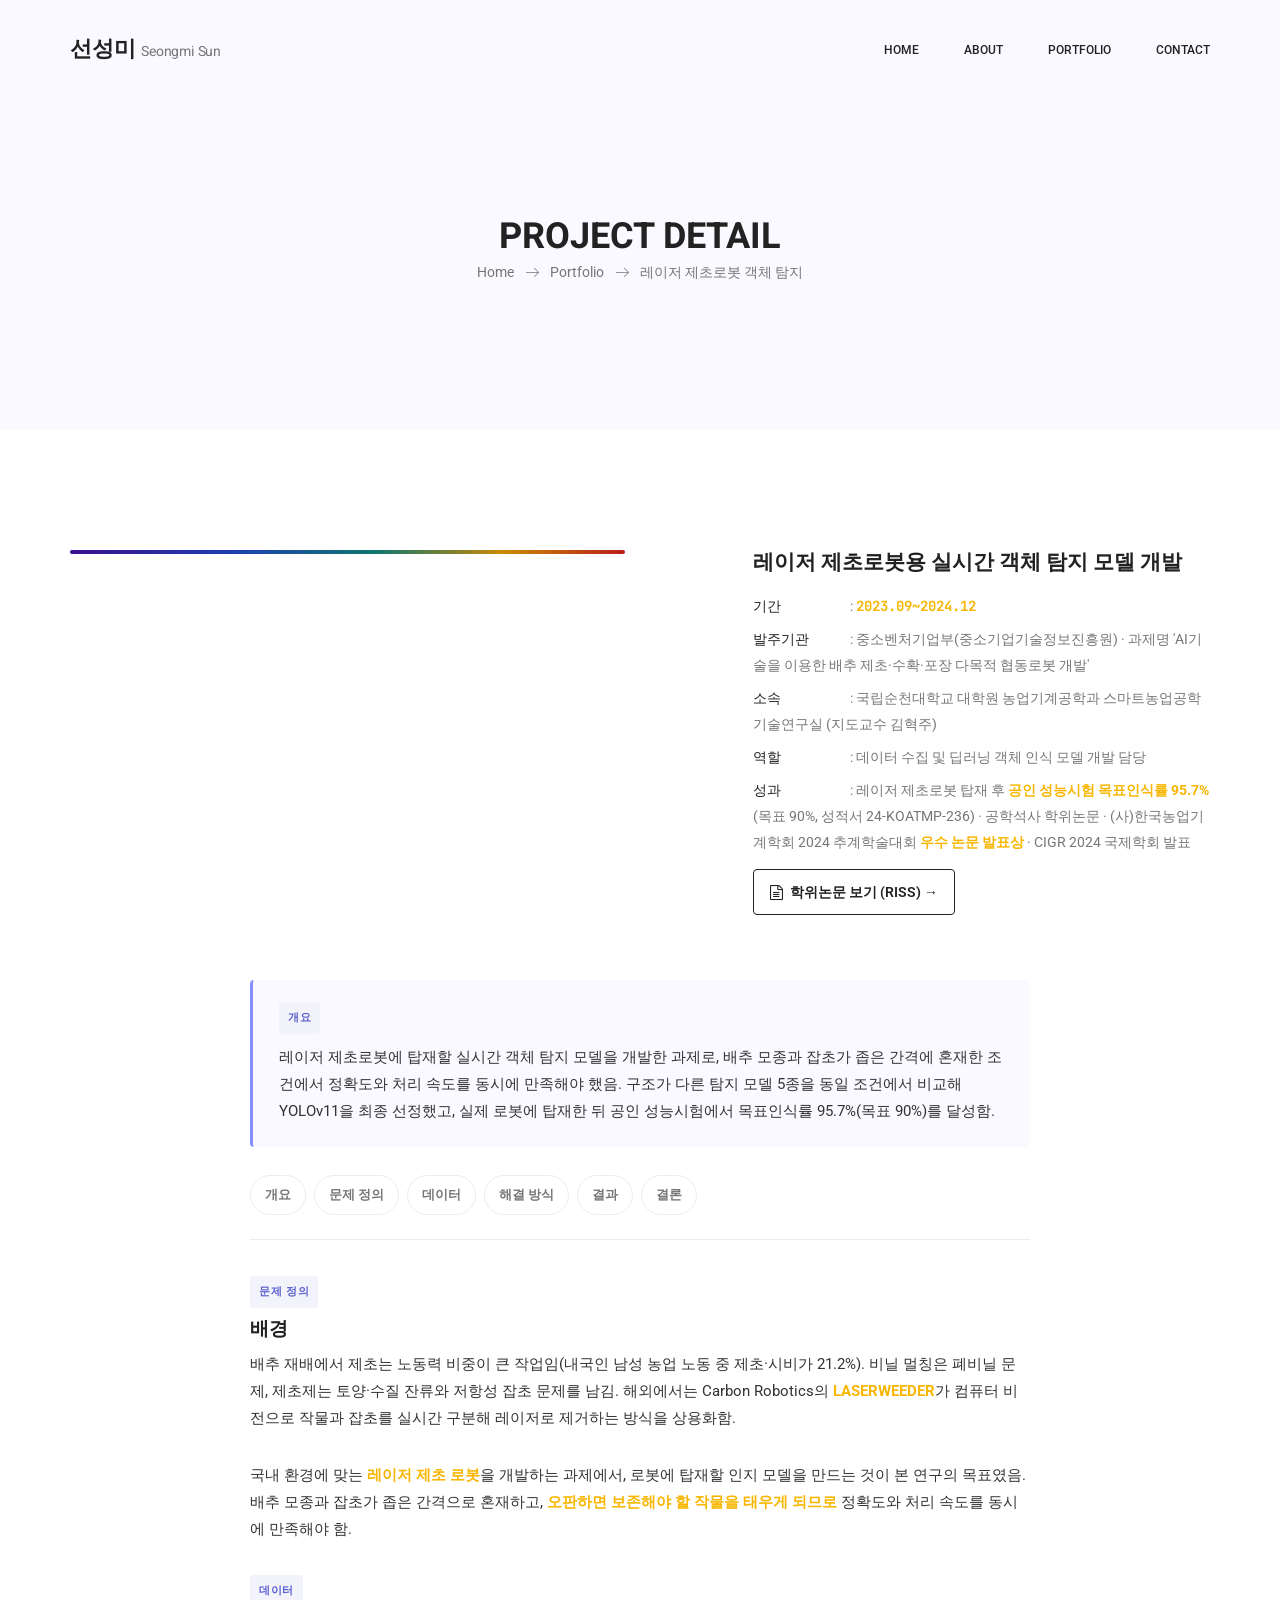
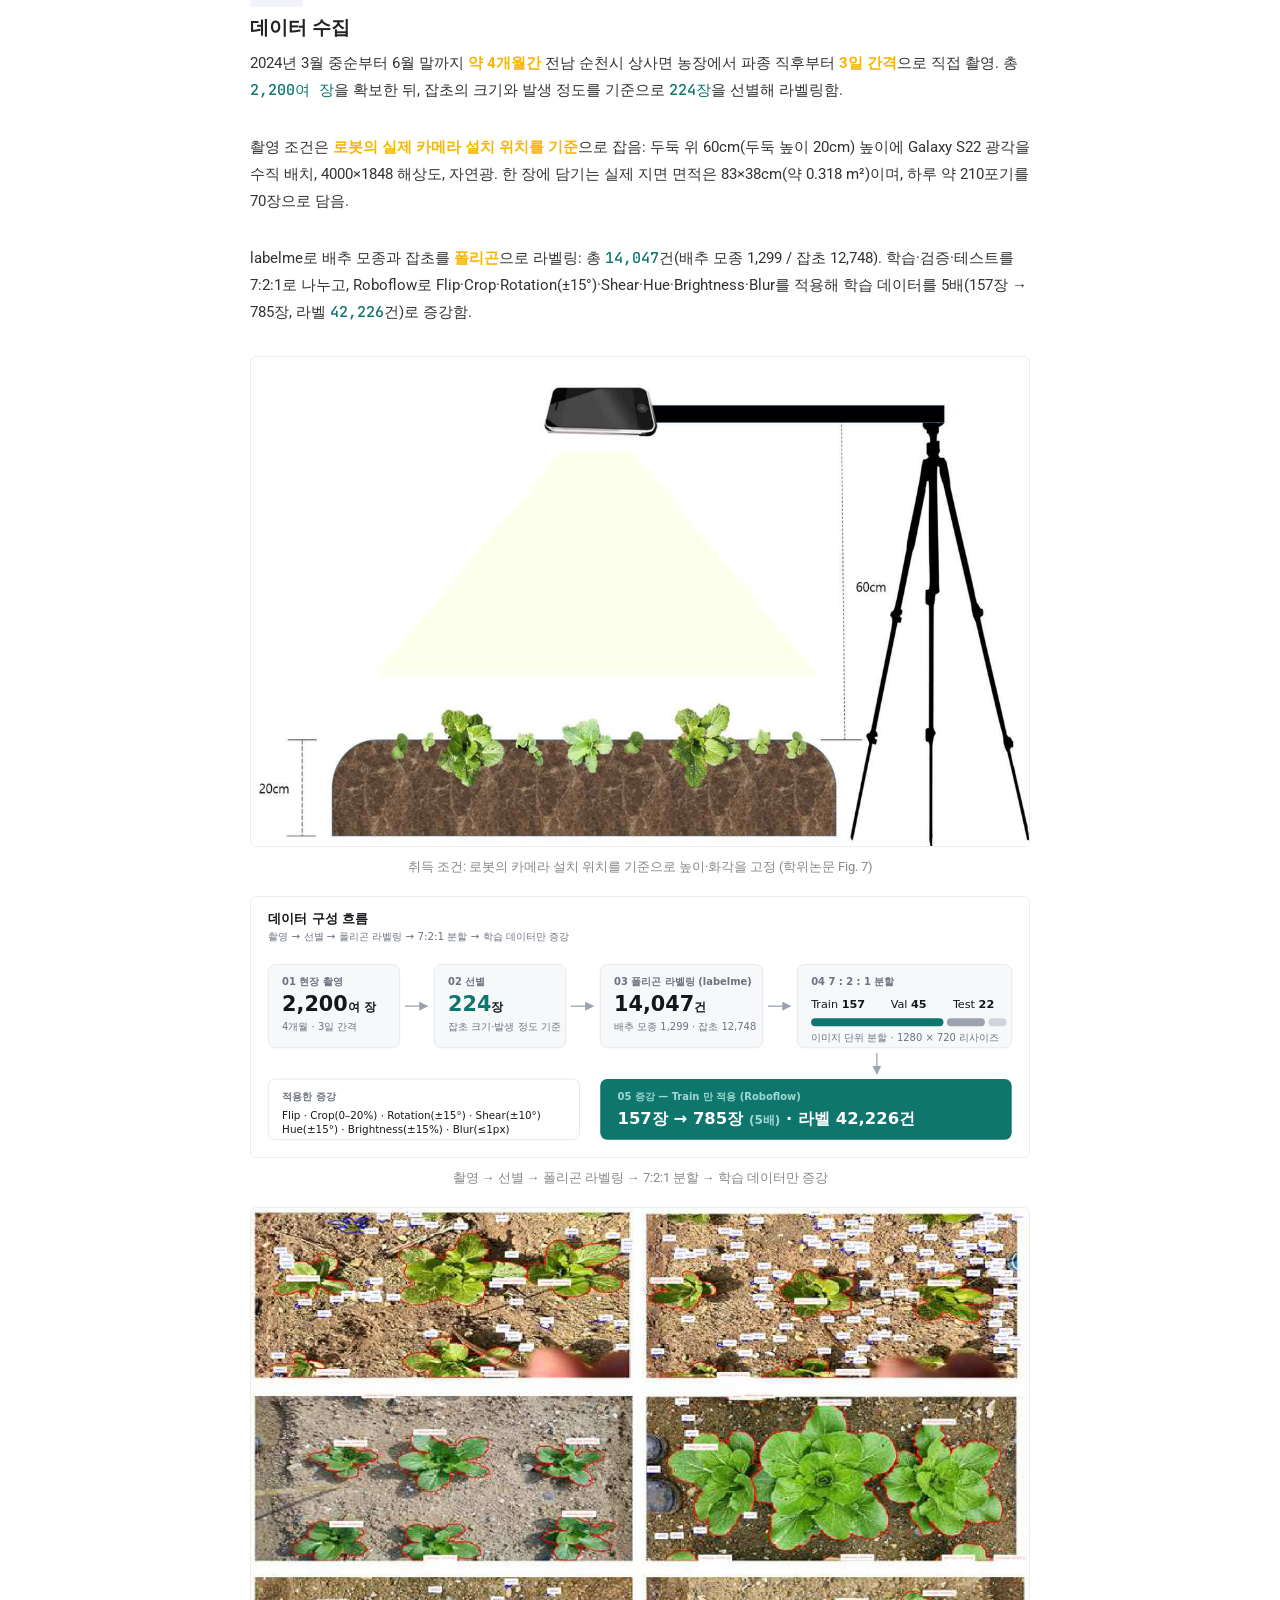
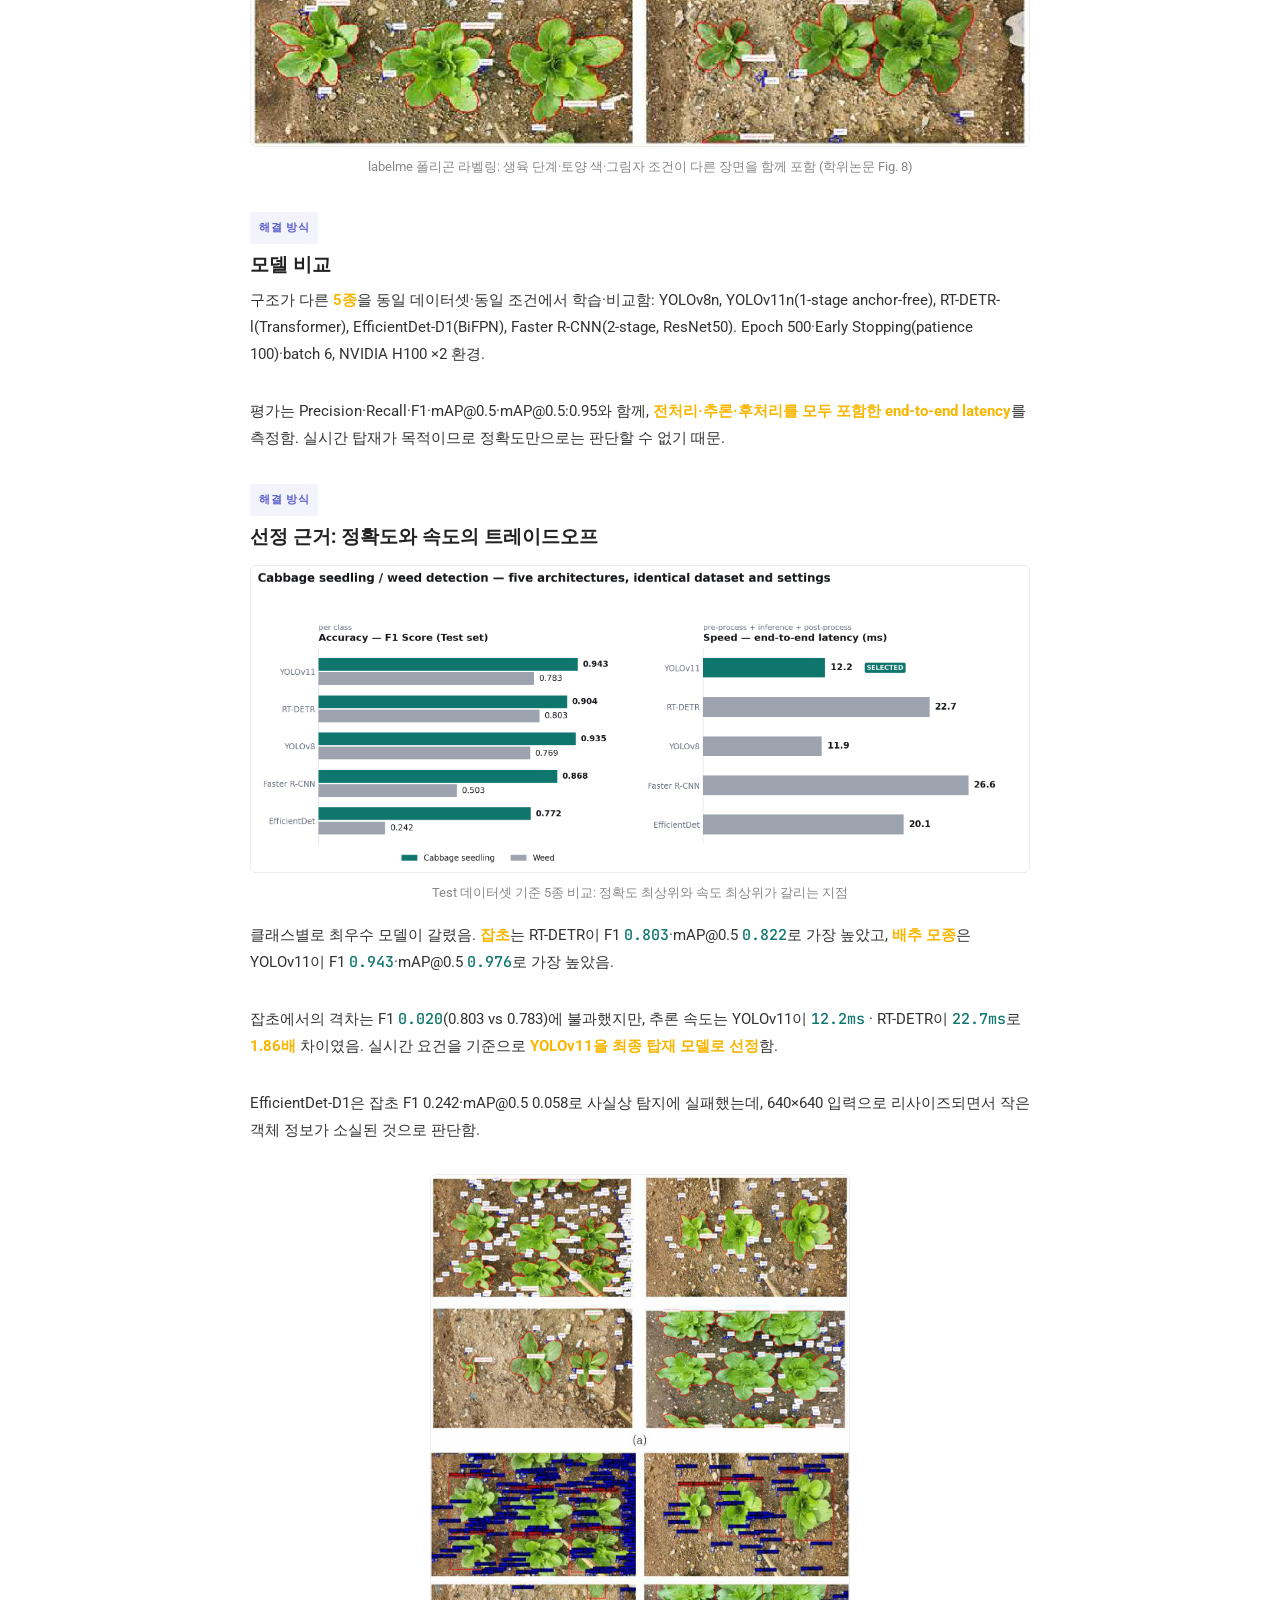
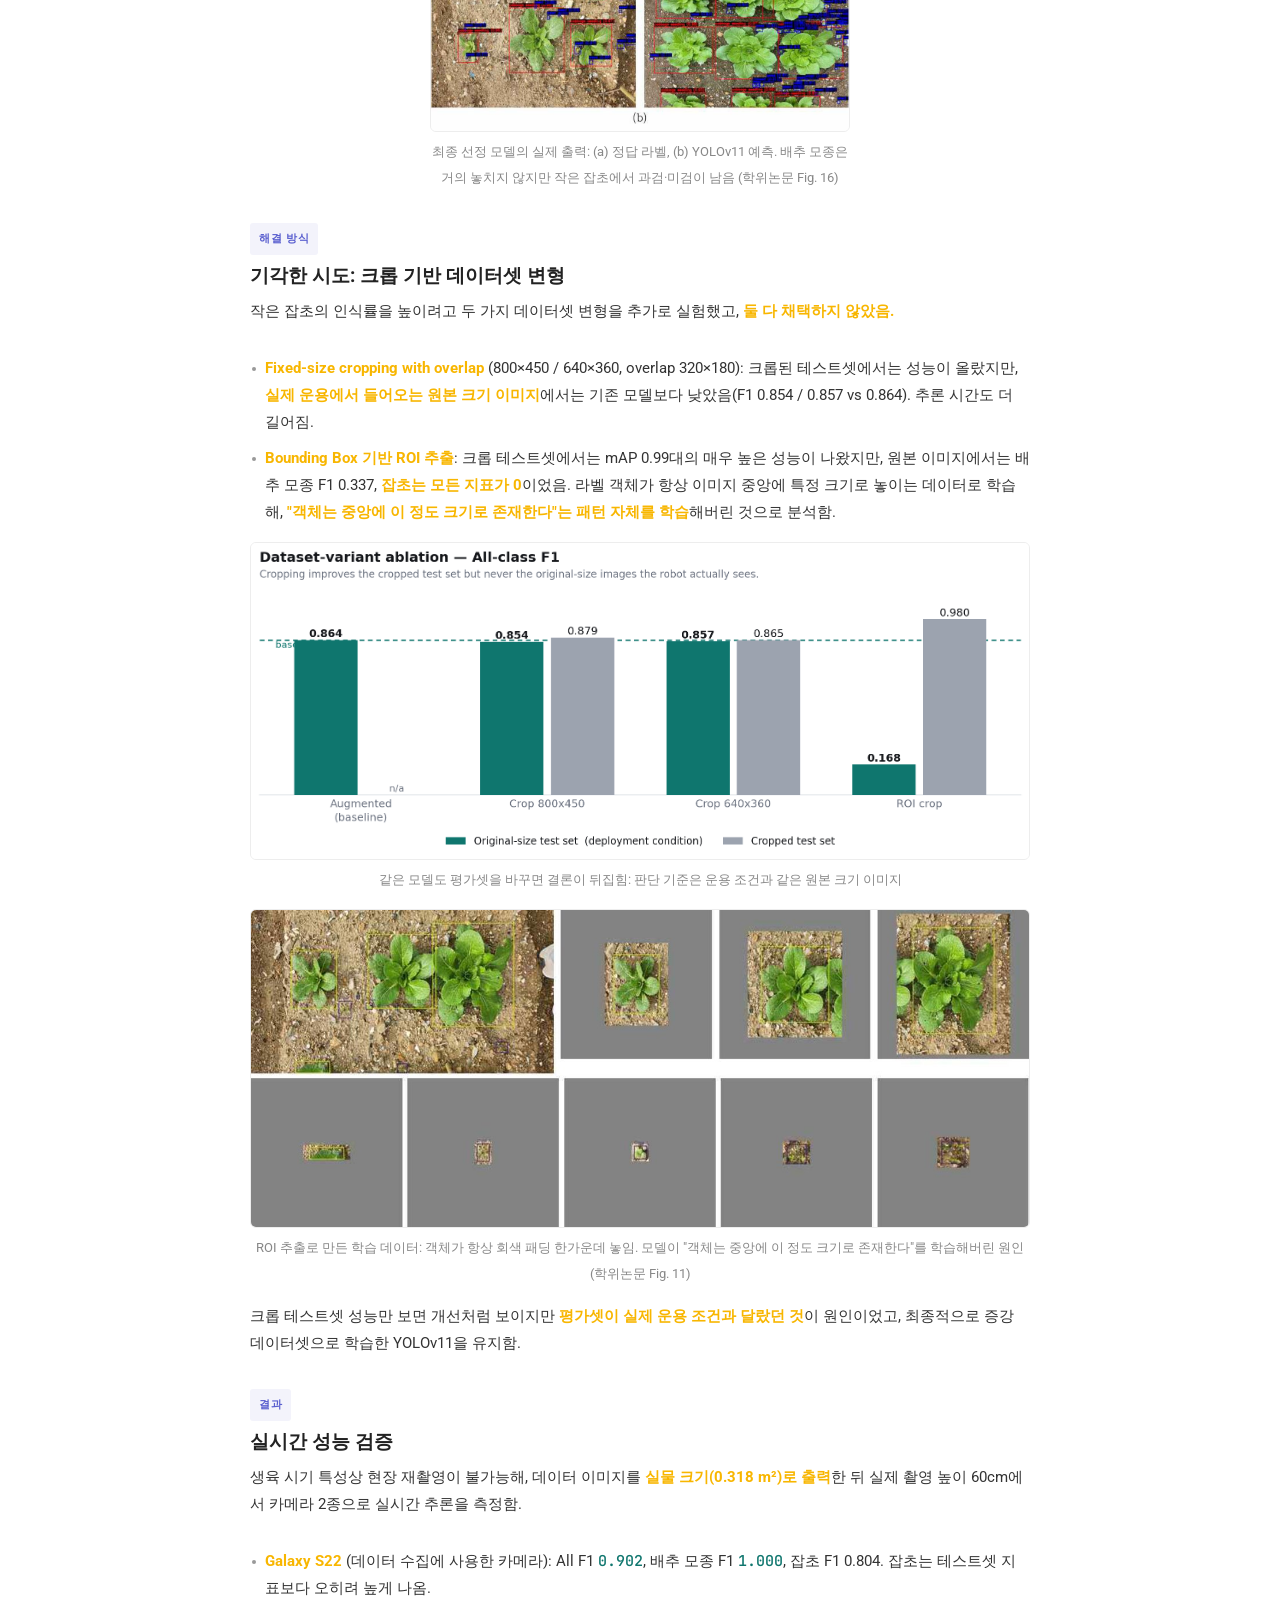
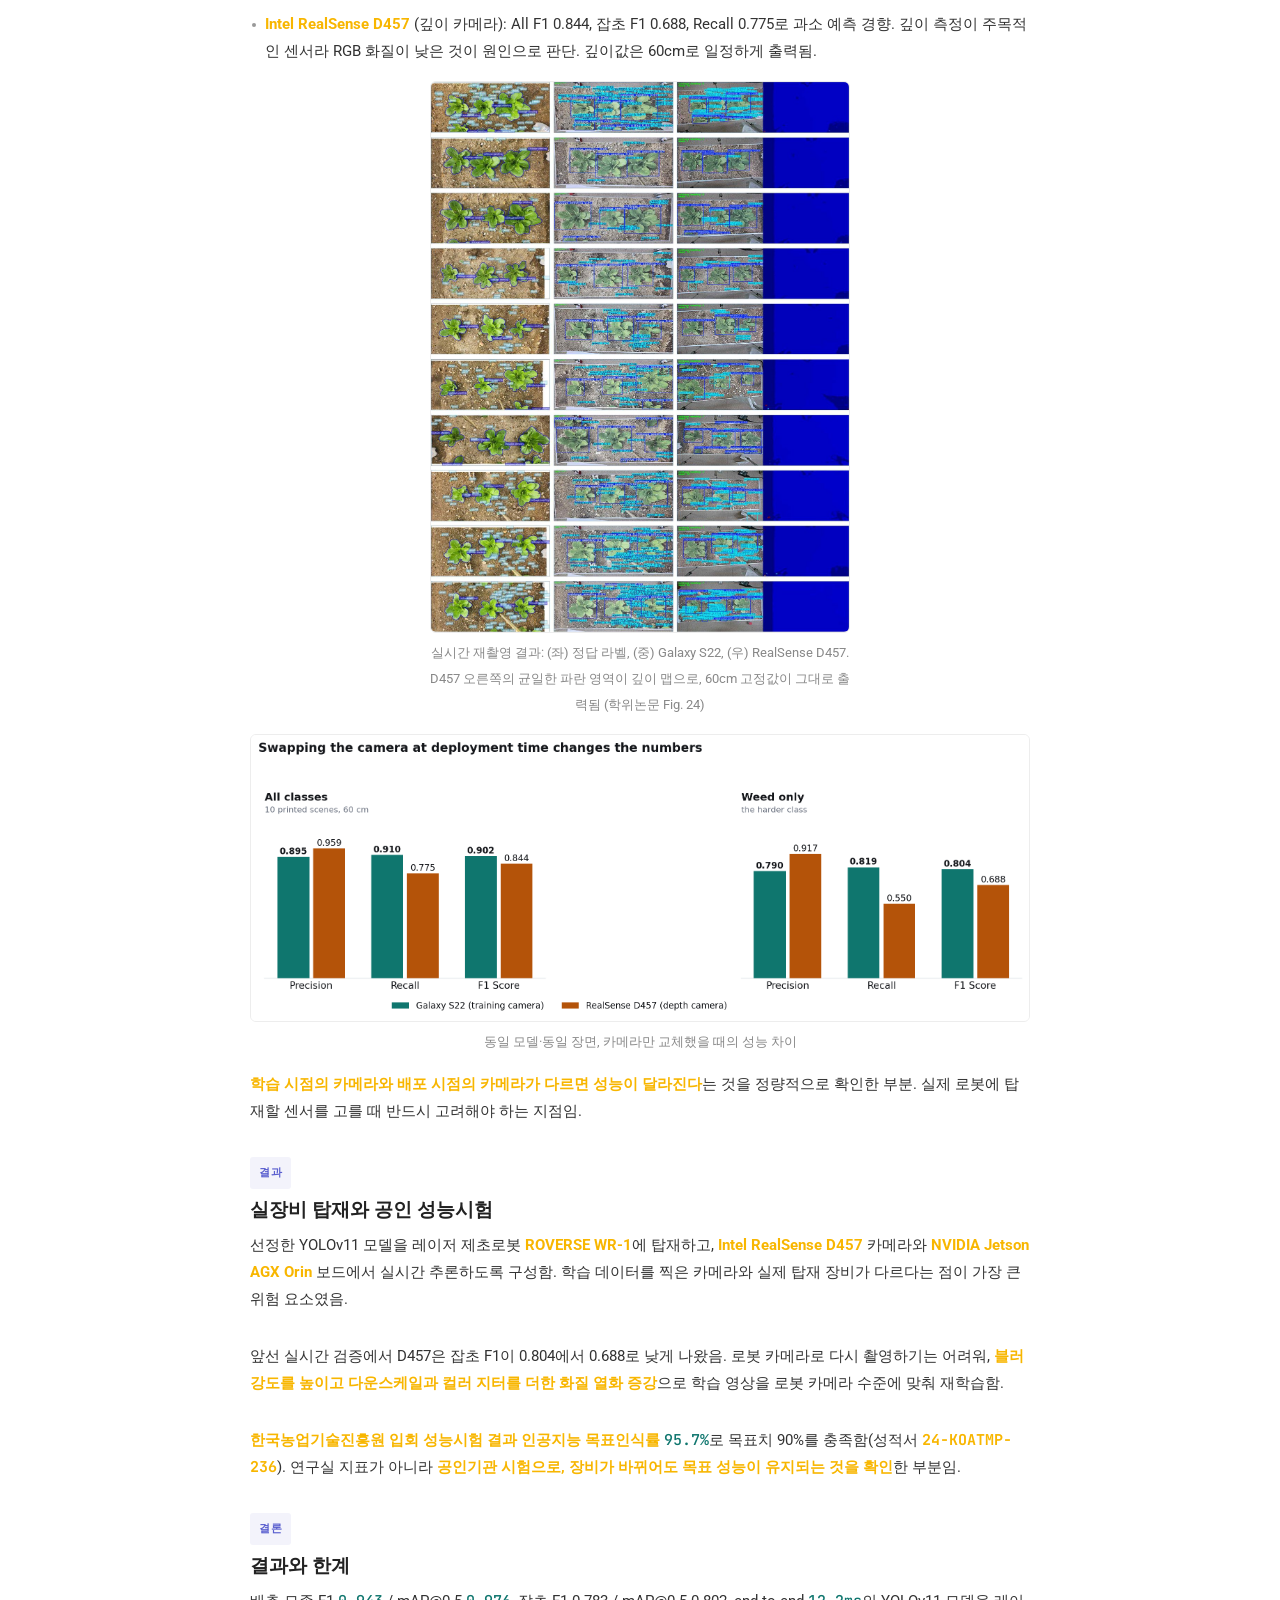
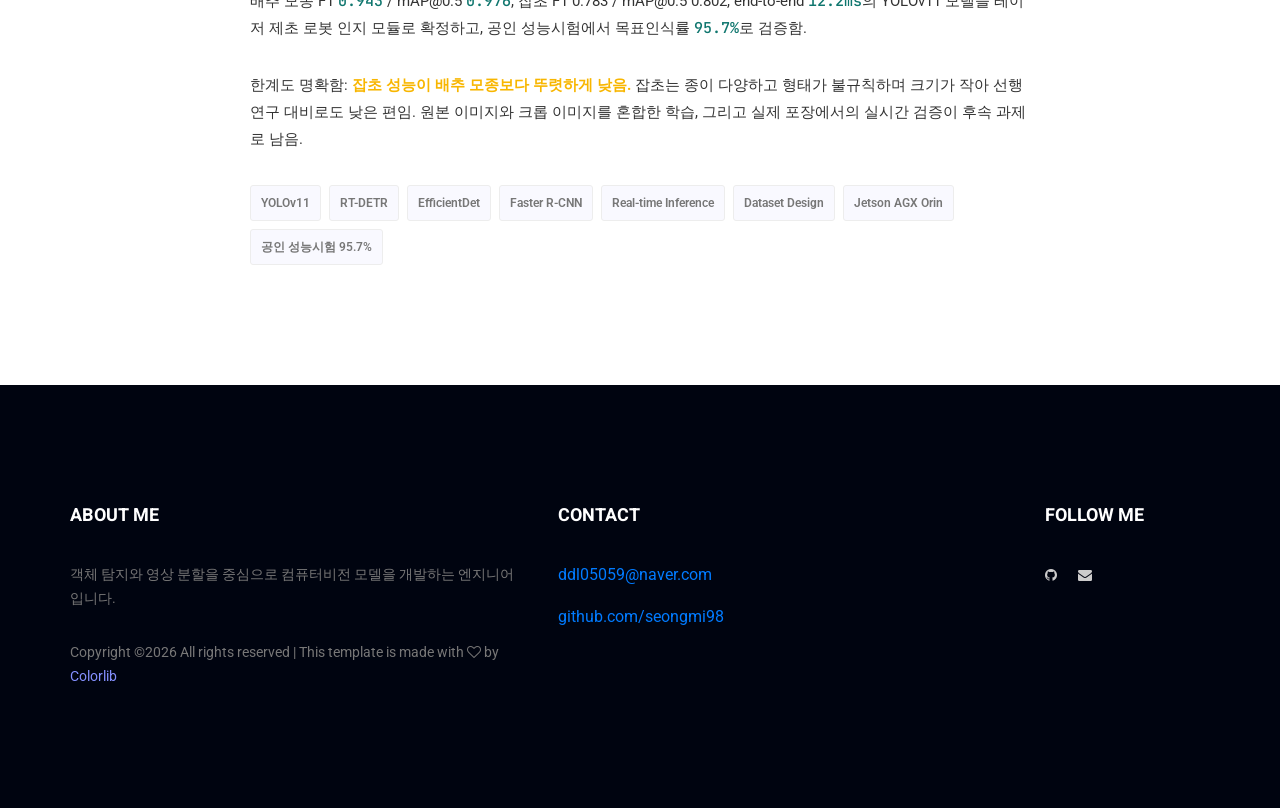
<file: project-detection.html>
<!doctype html>
<html lang="ko">
    <head>
        <meta charset="utf-8">
        <meta name="viewport" content="width=device-width, initial-scale=1, shrink-to-fit=no">
        <link rel="icon" href="img/favicon.png" type="image/png">
        <title>레이저 제초로봇 객체 탐지 모델 | 선성미</title>
        <meta name="description" content="객체 탐지 모델 5종 비교·선정 및 레이저 제거 로봇 시스템 적용.">
        <meta property="og:type" content="website">
        <meta property="og:url" content="https://seongmi98.github.io/project-detection">
        <meta property="og:title" content="레이저 제초로봇 객체 탐지 모델 | 선성미">
        <meta property="og:description" content="객체 탐지 모델 5종 비교·선정 및 레이저 제거 로봇 시스템 적용.">
        <meta property="og:image" content="https://seongmi98.github.io/img/og-card.png">
        <meta name="twitter:card" content="summary_large_image">
        <meta name="twitter:title" content="레이저 제초로봇 객체 탐지 모델 | 선성미">
        <meta name="twitter:description" content="객체 탐지 모델 5종 비교·선정 및 레이저 제거 로봇 시스템 적용.">
        <meta name="twitter:image" content="https://seongmi98.github.io/img/og-card.png">
        <link href="https://fonts.googleapis.com/css2?family=JetBrains+Mono:wght@400;500;700&display=swap" rel="stylesheet">
        <link rel="stylesheet" href="css/bootstrap.css">
        <link rel="stylesheet" href="vendors/linericon/style.css">
        <link rel="stylesheet" href="css/font-awesome.min.css">
        <link rel="stylesheet" href="vendors/animate-css/animate.css">
        <link rel="stylesheet" href="css/style.css">
        <link rel="stylesheet" href="css/responsive.css">
        <link rel="stylesheet" href="css/custom.css">
    </head>
    <body>

        <!--================Header Menu Area =================-->
        <header class="header_area">
            <div class="main_menu" id="mainNav">
                <nav class="navbar navbar-expand-lg navbar-light">
                    <div class="container box_1620">
                        <a class="navbar-brand logo_h logo_text" href="./">선성미<span class="name-en">Seongmi Sun</span></a>
                        <button class="navbar-toggler" type="button" data-toggle="collapse" data-target="#navbarSupportedContent" aria-controls="navbarSupportedContent" aria-expanded="false" aria-label="Toggle navigation">
                            <span class="icon-bar"></span>
                            <span class="icon-bar"></span>
                            <span class="icon-bar"></span>
                        </button>
                        <div class="collapse navbar-collapse offset" id="navbarSupportedContent">
                            <ul class="nav navbar-nav menu_nav ml-auto">
                                <li class="nav-item"><a class="nav-link" href="./">Home</a></li>
                                <li class="nav-item"><a class="nav-link" href="about">About</a></li>
                                <li class="nav-item active"><a class="nav-link" href="portfolio">Portfolio</a></li>
                                <li class="nav-item"><a class="nav-link" href="contact">Contact</a></li>
                            </ul>
                        </div>
                    </div>
                </nav>
            </div>
        </header>
        <!--================Header Menu Area =================-->

        <!--================Home Banner Area =================-->
        <section class="banner_area">
            <div class="banner_inner d-flex align-items-center">
                <div class="overlay bg-parallax" data-stellar-ratio="0.9" data-stellar-vertical-offset="0" data-background=""></div>
                <div class="container">
                    <div class="banner_content text-center">
                        <h2>Project Detail</h2>
                        <div class="page_link">
                            <a href="./">Home</a>
                            <a href="portfolio">Portfolio</a>
                            <a href="project-detection">레이저 제초로봇 객체 탐지</a>
                        </div>
                    </div>
                </div>
            </div>
        </section>
        <!--================End Home Banner Area =================-->

        <!--================Portfolio Details Area =================-->
        <section class="portfolio_details_area p_120">
            <div class="container">
                <div class="portfolio_details_inner">
                    <div class="row">
                        <div class="col-md-6">
                            <div class="band-bar-wrap">
                                <div class="band-bar band-rgb"></div>
                            </div>
                        </div>
                        <div class="col-md-6">
                            <div class="portfolio_right_text">
                                <h4>레이저 제초로봇용 실시간 객체 탐지 모델 개발</h4>
                                <ul class="list">
                                    <li><span>기간</span>: <b class="mono">2023.09~2024.12</b></li>
                                    <li><span>발주기관</span>: 중소벤처기업부(중소기업기술정보진흥원) · 과제명 'AI기술을 이용한 배추 제초·수확·포장 다목적 협동로봇 개발'</li>
                                    <li><span>소속</span>: 국립순천대학교 대학원 농업기계공학과 스마트농업공학기술연구실 (지도교수 김혁주)</li>
                                    <li><span>역할</span>: 데이터 수집 및 딥러닝 객체 인식 모델 개발 담당</li>
                                    <li><span>성과</span>: 레이저 제초로봇 탑재 후 <b>공인 성능시험 목표인식률 95.7%</b>(목표 90%, 성적서 24-KOATMP-236) · 공학석사 학위논문 · (사)한국농업기계학회 2024 추계학술대회 <b>우수 논문 발표상</b> · CIGR 2024 국제학회 발표</li>
                                </ul>
                                <a class="repo-btn" href="https://www.riss.kr/search/detail/DetailView.do?p_mat_type=be54d9b8bc7cdb09&control_no=e0156e208a87526cffe0bdc3ef48d419&keyword=%EC%84%A0%EC%84%B1%EB%AF%B8" target="_blank" rel="noopener"><i class="fa fa-file-text-o" aria-hidden="true"></i> 학위논문 보기 (RISS) →</a>
                            </div>
                        </div>
                    </div>

                    <div class="case-body">
                    <div class="case-overview" id="overview">
                        <span class="case-kicker">개요</span>
                        <p>레이저 제초로봇에 탑재할 실시간 객체 탐지 모델을 개발한 과제로, 배추 모종과 잡초가 좁은 간격에 혼재한 조건에서 정확도와 처리 속도를 동시에 만족해야 했음. 구조가 다른 탐지 모델 5종을 동일 조건에서 비교해 YOLOv11을 최종 선정했고, 실제 로봇에 탑재한 뒤 공인 성능시험에서 목표인식률 95.7%(목표 90%)를 달성함.</p>
                    </div>
                    <nav class="case-toc">
                        <a href="#overview">개요</a>
                        <a href="#problem">문제 정의</a>
                        <a href="#data">데이터</a>
                        <a href="#approach">해결 방식</a>
                        <a href="#result">결과</a>
                        <a href="#conclusion">결론</a>
                    </nav>

                    <div class="case-section" id="problem">
                        <span class="case-kicker">문제 정의</span>
                        <h3>배경</h3>
                        <p>배추 재배에서 제초는 노동력 비중이 큰 작업임(내국인 남성 농업 노동 중 제초·시비가 21.2%). 비닐 멀칭은 폐비닐 문제, 제초제는 토양·수질 잔류와 저항성 잡초 문제를 남김. 해외에서는 Carbon Robotics의 <b>LASERWEEDER</b>가 컴퓨터 비전으로 작물과 잡초를 실시간 구분해 레이저로 제거하는 방식을 상용화함.</p>
                        <p>국내 환경에 맞는 <b>레이저 제초 로봇</b>을 개발하는 과제에서, 로봇에 탑재할 인지 모델을 만드는 것이 본 연구의 목표였음. 배추 모종과 잡초가 좁은 간격으로 혼재하고, <b>오판하면 보존해야 할 작물을 태우게 되므로</b> 정확도와 처리 속도를 동시에 만족해야 함.</p>
                    </div>

                    <div class="case-section" id="data">
                        <span class="case-kicker">데이터</span>
                        <h3>데이터 수집</h3>
                        <p>2024년 3월 중순부터 6월 말까지 <b>약 4개월간</b> 전남 순천시 상사면 농장에서 파종 직후부터 <b>3일 간격</b>으로 직접 촬영. 총 <span class="num">2,200여 장</span>을 확보한 뒤, 잡초의 크기와 발생 정도를 기준으로 <span class="num">224장</span>을 선별해 라벨링함.</p>
                        <p>촬영 조건은 <b>로봇의 실제 카메라 설치 위치를 기준</b>으로 잡음: 두둑 위 60cm(두둑 높이 20cm) 높이에 Galaxy S22 광각을 수직 배치, 4000×1848 해상도, 자연광. 한 장에 담기는 실제 지면 면적은 83×38cm(약 0.318 m²)이며, 하루 약 210포기를 70장으로 담음.</p>
                        <p>labelme로 배추 모종과 잡초를 <b>폴리곤</b>으로 라벨링: 총 <span class="num">14,047</span>건(배추 모종 1,299 / 잡초 12,748). 학습·검증·테스트를 7:2:1로 나누고, Roboflow로 Flip·Crop·Rotation(±15°)·Shear·Hue·Brightness·Blur를 적용해 학습 데이터를 5배(157장 → 785장, 라벨 <span class="num">42,226</span>건)로 증강함.</p>
                        <figure class="case-figure">
                            <img src="img/case-studies/detection/acquisition_setup.png" alt="영상 취득 조건 구성도">
                            <figcaption>취득 조건: 로봇의 카메라 설치 위치를 기준으로 높이·화각을 고정 (학위논문 Fig. 7)</figcaption>
                        </figure>
                        <figure class="case-figure">
                            <img src="img/case-studies/detection/dataset_flow.svg" alt="데이터 구성 흐름">
                            <figcaption>촬영 → 선별 → 폴리곤 라벨링 → 7:2:1 분할 → 학습 데이터만 증강</figcaption>
                        </figure>
                        <figure class="case-figure">
                            <img src="img/case-studies/detection/labeled_polygons.jpg" alt="폴리곤 라벨링 예시">
                            <figcaption>labelme 폴리곤 라벨링: 생육 단계·토양 색·그림자 조건이 다른 장면을 함께 포함 (학위논문 Fig. 8)</figcaption>
                        </figure>
                    </div>

                    <div class="case-section" id="approach">
                        <span class="case-kicker">해결 방식</span>
                        <h3>모델 비교</h3>
                        <p>구조가 다른 <b>5종</b>을 동일 데이터셋·동일 조건에서 학습·비교함: YOLOv8n, YOLOv11n(1-stage anchor-free), RT-DETR-l(Transformer), EfficientDet-D1(BiFPN), Faster R-CNN(2-stage, ResNet50). Epoch 500·Early Stopping(patience 100)·batch 6, NVIDIA H100 ×2 환경.</p>
                        <p>평가는 Precision·Recall·F1·mAP@0.5·mAP@0.5:0.95와 함께, <b>전처리·추론·후처리를 모두 포함한 end-to-end latency</b>를 측정함. 실시간 탑재가 목적이므로 정확도만으로는 판단할 수 없기 때문.</p>
                    </div>

                    <div class="case-section">
                        <span class="case-kicker">해결 방식</span>
                        <h3>선정 근거: 정확도와 속도의 트레이드오프</h3>
                        <figure class="case-figure">
                            <img src="img/case-studies/detection/model_comparison.png" alt="5종 모델 정확도·속도 비교">
                            <figcaption>Test 데이터셋 기준 5종 비교: 정확도 최상위와 속도 최상위가 갈리는 지점</figcaption>
                        </figure>
                        <p>클래스별로 최우수 모델이 갈렸음. <b>잡초</b>는 RT-DETR이 F1 <span class="num">0.803</span>·mAP@0.5 <span class="num">0.822</span>로 가장 높았고, <b>배추 모종</b>은 YOLOv11이 F1 <span class="num">0.943</span>·mAP@0.5 <span class="num">0.976</span>로 가장 높았음.</p>
                        <p>잡초에서의 격차는 F1 <span class="num">0.020</span>(0.803 vs 0.783)에 불과했지만, 추론 속도는 YOLOv11이 <span class="num">12.2ms</span> · RT-DETR이 <span class="num">22.7ms</span>로 <b>1.86배</b> 차이였음. 실시간 요건을 기준으로 <b>YOLOv11을 최종 탑재 모델로 선정</b>함.</p>
                        <p>EfficientDet-D1은 잡초 F1 0.242·mAP@0.5 0.058로 사실상 탐지에 실패했는데, 640×640 입력으로 리사이즈되면서 작은 객체 정보가 소실된 것으로 판단함.</p>
                        <figure class="case-figure case-figure--tight">
                            <img src="img/case-studies/detection/yolov11_predictions.jpg" alt="YOLOv11 라벨 대비 예측 결과">
                            <figcaption>최종 선정 모델의 실제 출력: (a) 정답 라벨, (b) YOLOv11 예측. 배추 모종은 거의 놓치지 않지만 작은 잡초에서 과검·미검이 남음 (학위논문 Fig. 16)</figcaption>
                        </figure>
                    </div>

                    <div class="case-section">
                        <span class="case-kicker">해결 방식</span>
                        <h3>기각한 시도: 크롭 기반 데이터셋 변형</h3>
                        <p>작은 잡초의 인식률을 높이려고 두 가지 데이터셋 변형을 추가로 실험했고, <b>둘 다 채택하지 않았음.</b></p>
                        <ul class="case-list">
                            <li><b>Fixed-size cropping with overlap</b> (800×450 / 640×360, overlap 320×180): 크롭된 테스트셋에서는 성능이 올랐지만, <b>실제 운용에서 들어오는 원본 크기 이미지</b>에서는 기존 모델보다 낮았음(F1 0.854 / 0.857 vs 0.864). 추론 시간도 더 길어짐.</li>
                            <li><b>Bounding Box 기반 ROI 추출</b>: 크롭 테스트셋에서는 mAP 0.99대의 매우 높은 성능이 나왔지만, 원본 이미지에서는 배추 모종 F1 0.337, <b>잡초는 모든 지표가 0</b>이었음. 라벨 객체가 항상 이미지 중앙에 특정 크기로 놓이는 데이터로 학습해, <b>"객체는 중앙에 이 정도 크기로 존재한다"는 패턴 자체를 학습</b>해버린 것으로 분석함.</li>
                        </ul>
                        
                        <figure class="case-figure">
                            <img src="img/case-studies/detection/crop_ablation.png" alt="데이터셋 변형 기법 성능 비교">
                            <figcaption>같은 모델도 평가셋을 바꾸면 결론이 뒤집힘: 판단 기준은 운용 조건과 같은 원본 크기 이미지</figcaption>
                        </figure>
                        <figure class="case-figure">
                            <img src="img/case-studies/detection/roi_extraction.jpg" alt="Bounding Box 기반 ROI 추출 데이터셋">
                            <figcaption>ROI 추출로 만든 학습 데이터: 객체가 항상 회색 패딩 한가운데 놓임. 모델이 "객체는 중앙에 이 정도 크기로 존재한다"를 학습해버린 원인 (학위논문 Fig. 11)</figcaption>
                        </figure>
                        <p>크롭 테스트셋 성능만 보면 개선처럼 보이지만 <b>평가셋이 실제 운용 조건과 달랐던 것</b>이 원인이었고, 최종적으로 증강 데이터셋으로 학습한 YOLOv11을 유지함.</p>
                    </div>

                    <div class="case-section" id="result">
                        <span class="case-kicker">결과</span>
                        <h3>실시간 성능 검증</h3>
                        <p>생육 시기 특성상 현장 재촬영이 불가능해, 데이터 이미지를 <b>실물 크기(0.318 m²)로 출력</b>한 뒤 실제 촬영 높이 60cm에서 카메라 2종으로 실시간 추론을 측정함.</p>
                        <ul class="case-list">
                            <li><b>Galaxy S22</b> (데이터 수집에 사용한 카메라): All F1 <span class="num">0.902</span>, 배추 모종 F1 <span class="num">1.000</span>, 잡초 F1 0.804. 잡초는 테스트셋 지표보다 오히려 높게 나옴.</li>
                            <li><b>Intel RealSense D457</b> (깊이 카메라): All F1 0.844, 잡초 F1 0.688, Recall 0.775로 과소 예측 경향. 깊이 측정이 주목적인 센서라 RGB 화질이 낮은 것이 원인으로 판단. 깊이값은 60cm로 일정하게 출력됨.</li>
                        </ul>
                        
                        <figure class="case-figure case-figure--tight">
                            <img src="img/case-studies/detection/realtime_test.jpg" alt="카메라별 실시간 추론 결과">
                            <figcaption>실시간 재촬영 결과: (좌) 정답 라벨, (중) Galaxy S22, (우) RealSense D457. D457 오른쪽의 균일한 파란 영역이 깊이 맵으로, 60cm 고정값이 그대로 출력됨 (학위논문 Fig. 24)</figcaption>
                        </figure>
                        <figure class="case-figure">
                            <img src="img/case-studies/detection/realtime_camera.png" alt="카메라별 실시간 추론 성능">
                            <figcaption>동일 모델·동일 장면, 카메라만 교체했을 때의 성능 차이</figcaption>
                        </figure><p><b>학습 시점의 카메라와 배포 시점의 카메라가 다르면 성능이 달라진다</b>는 것을 정량적으로 확인한 부분. 실제 로봇에 탑재할 센서를 고를 때 반드시 고려해야 하는 지점임.</p>
                    </div>

                    <div class="case-section">
                        <span class="case-kicker">결과</span>
                        <h3>실장비 탑재와 공인 성능시험</h3>
                        <p>선정한 YOLOv11 모델을 레이저 제초로봇 <b>ROVERSE WR-1</b>에 탑재하고, <b>Intel RealSense D457</b> 카메라와 <b>NVIDIA Jetson AGX Orin</b> 보드에서 실시간 추론하도록 구성함. 학습 데이터를 찍은 카메라와 실제 탑재 장비가 다르다는 점이 가장 큰 위험 요소였음.</p>
                        <p>앞선 실시간 검증에서 D457은 잡초 F1이 0.804에서 0.688로 낮게 나왔음. 로봇 카메라로 다시 촬영하기는 어려워, <b>블러 강도를 높이고 다운스케일과 컬러 지터를 더한 화질 열화 증강</b>으로 학습 영상을 로봇 카메라 수준에 맞춰 재학습함.</p>
                        <p><b>한국농업기술진흥원 입회 성능시험 결과 인공지능 목표인식률 <span class="num">95.7%</span></b>로 목표치 90%를 충족함(성적서 <b class="mono">24-KOATMP-236</b>). 연구실 지표가 아니라 <b>공인기관 시험으로, 장비가 바뀌어도 목표 성능이 유지되는 것을 확인</b>한 부분임.</p>
                    </div>

                    <div class="case-section" id="conclusion">
                        <span class="case-kicker">결론</span>
                        <h3>결과와 한계</h3>
                        <p>배추 모종 F1 <span class="num">0.943</span> / mAP@0.5 <span class="num">0.976</span>, 잡초 F1 0.783 / mAP@0.5 0.802, end-to-end <span class="num">12.2ms</span>의 YOLOv11 모델을 레이저 제초 로봇 인지 모듈로 확정하고, 공인 성능시험에서 목표인식률 <span class="num">95.7%</span>로 검증함.</p>
                        <p>한계도 명확함: <b>잡초 성능이 배추 모종보다 뚜렷하게 낮음.</b> 잡초는 종이 다양하고 형태가 불규칙하며 크기가 작아 선행 연구 대비로도 낮은 편임. 원본 이미지와 크롭 이미지를 혼합한 학습, 그리고 실제 포장에서의 실시간 검증이 후속 과제로 남음.</p>
                    </div>

                    <div class="tags">
                        <span class="tag">YOLOv11</span>
                        <span class="tag">RT-DETR</span>
                        <span class="tag">EfficientDet</span>
                        <span class="tag">Faster R-CNN</span>
                        <span class="tag">Real-time Inference</span>
                        <span class="tag">Dataset Design</span>
                        <span class="tag">Jetson AGX Orin</span>
                        <span class="tag">공인 성능시험 95.7%</span>
                    </div>
                    </div><!-- /.case-body -->
                </div>
            </div>
        </section>
        <!--================End Portfolio Details Area =================-->

        <!--================Footer Area =================-->
        <footer class="footer_area p_120">
            <div class="container">
                <div class="row footer_inner">
                    <div class="col-lg-5 col-sm-6">
                        <aside class="f_widget ab_widget">
                            <div class="f_title">
                                <h3>About Me</h3>
                            </div>
                            <p>객체 탐지와 영상 분할을 중심으로 컴퓨터비전 모델을 개발하는 엔지니어입니다.</p>
                            <p><!-- Link back to Colorlib can't be removed. Template is licensed under CC BY 3.0. -->
Copyright &copy;<script>document.write(new Date().getFullYear());</script> All rights reserved | This template is made with <i class="fa fa-heart-o" aria-hidden="true"></i> by <a href="https://colorlib.com" target="_blank">Colorlib</a>
<!-- Link back to Colorlib can't be removed. Template is licensed under CC BY 3.0. -->
</p>
                        </aside>
                    </div>
                    <div class="col-lg-5 col-sm-6">
                        <aside class="f_widget">
                            <div class="f_title">
                                <h3>Contact</h3>
                            </div>
                            <p><a href="mailto:ddl05059@naver.com">ddl05059@naver.com</a></p>
                            <p><a href="https://github.com/seongmi98" target="_blank" rel="noopener">github.com/seongmi98</a></p>
                        </aside>
                    </div>
                    <div class="col-lg-2">
                        <aside class="f_widget social_widget">
                            <div class="f_title">
                                <h3>Follow Me</h3>
                            </div>
                            <ul class="list">
                                <li><a href="https://github.com/seongmi98" target="_blank" rel="noopener"><i class="fa fa-github"></i></a></li>
                                <li><a href="mailto:ddl05059@naver.com"><i class="fa fa-envelope"></i></a></li>
                            </ul>
                        </aside>
                    </div>
                </div>
            </div>
        </footer>
        <!--================End Footer Area =================-->

        <script src="js/jquery-3.2.1.min.js"></script>
        <script src="js/popper.js"></script>
        <script src="js/bootstrap.min.js"></script>
        <script src="js/stellar.js"></script>
        <script src="js/theme.js"></script>
    </body>
</html>
</file>
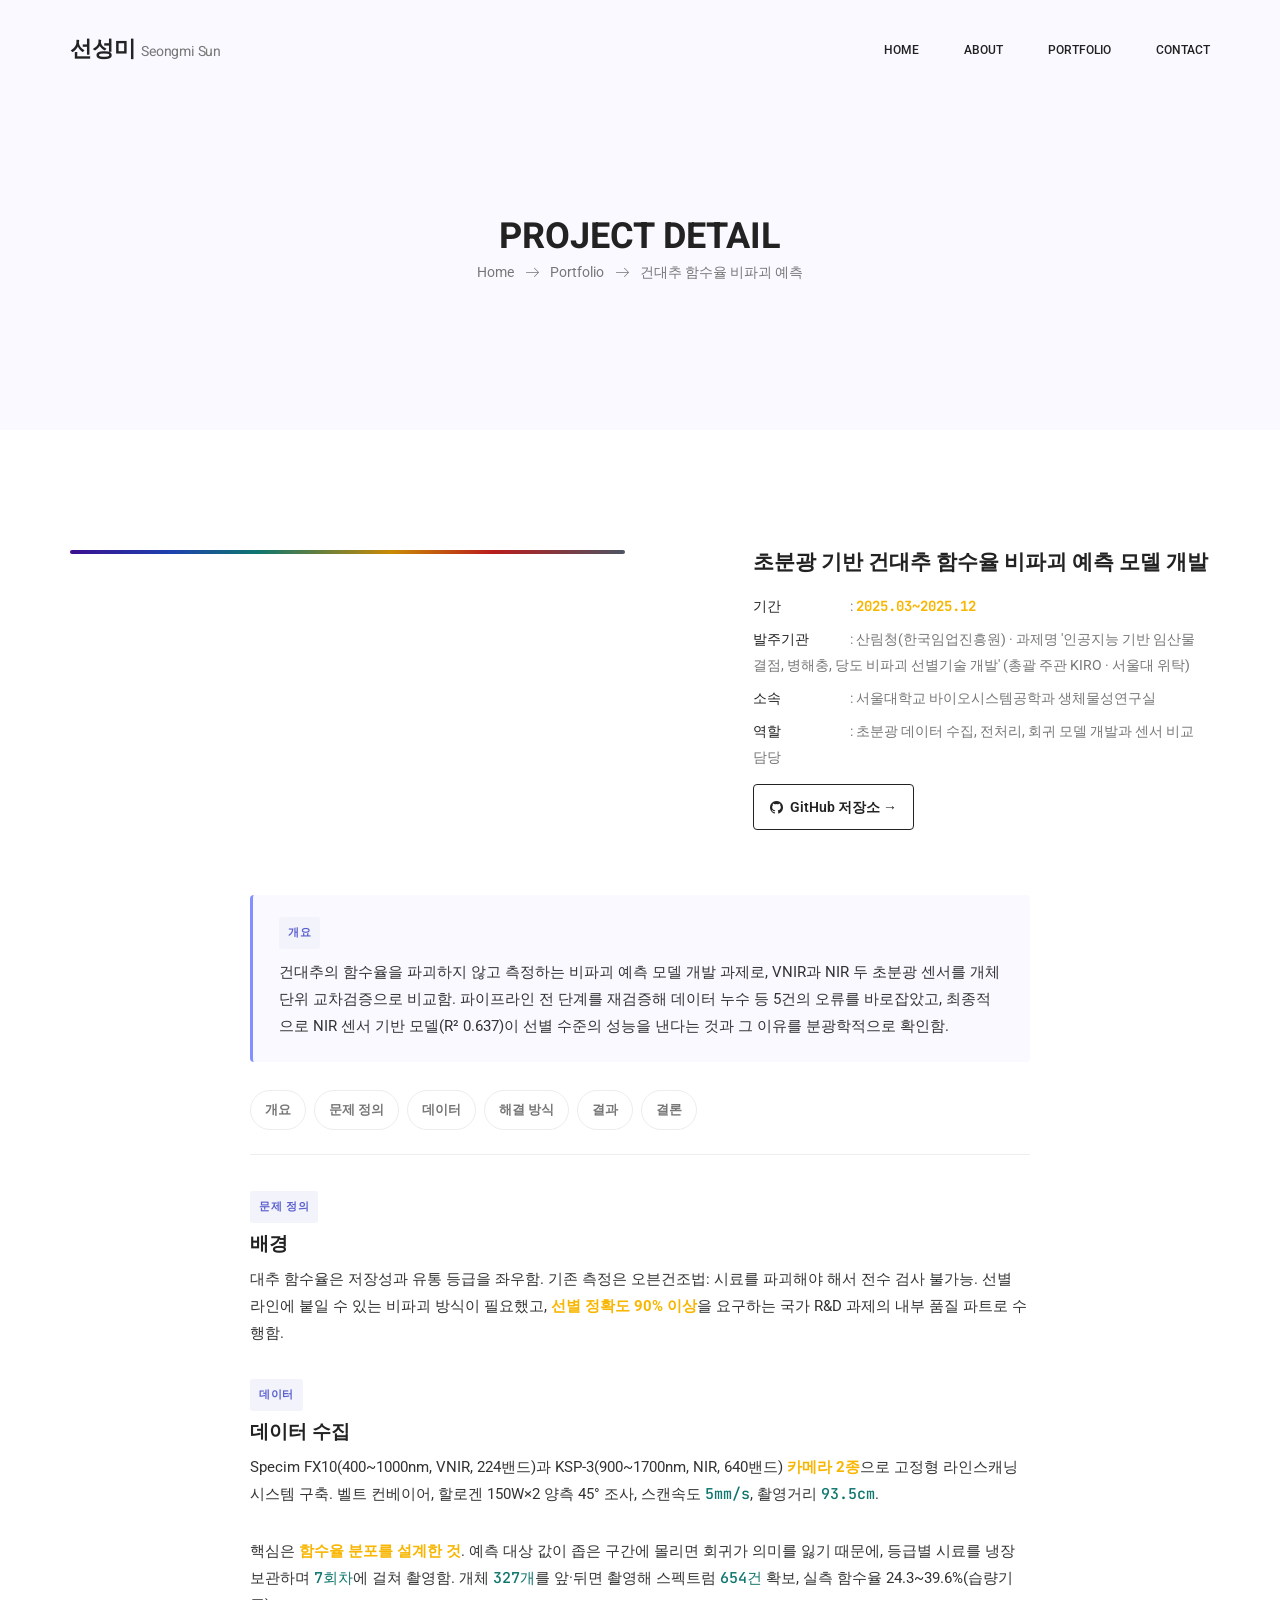
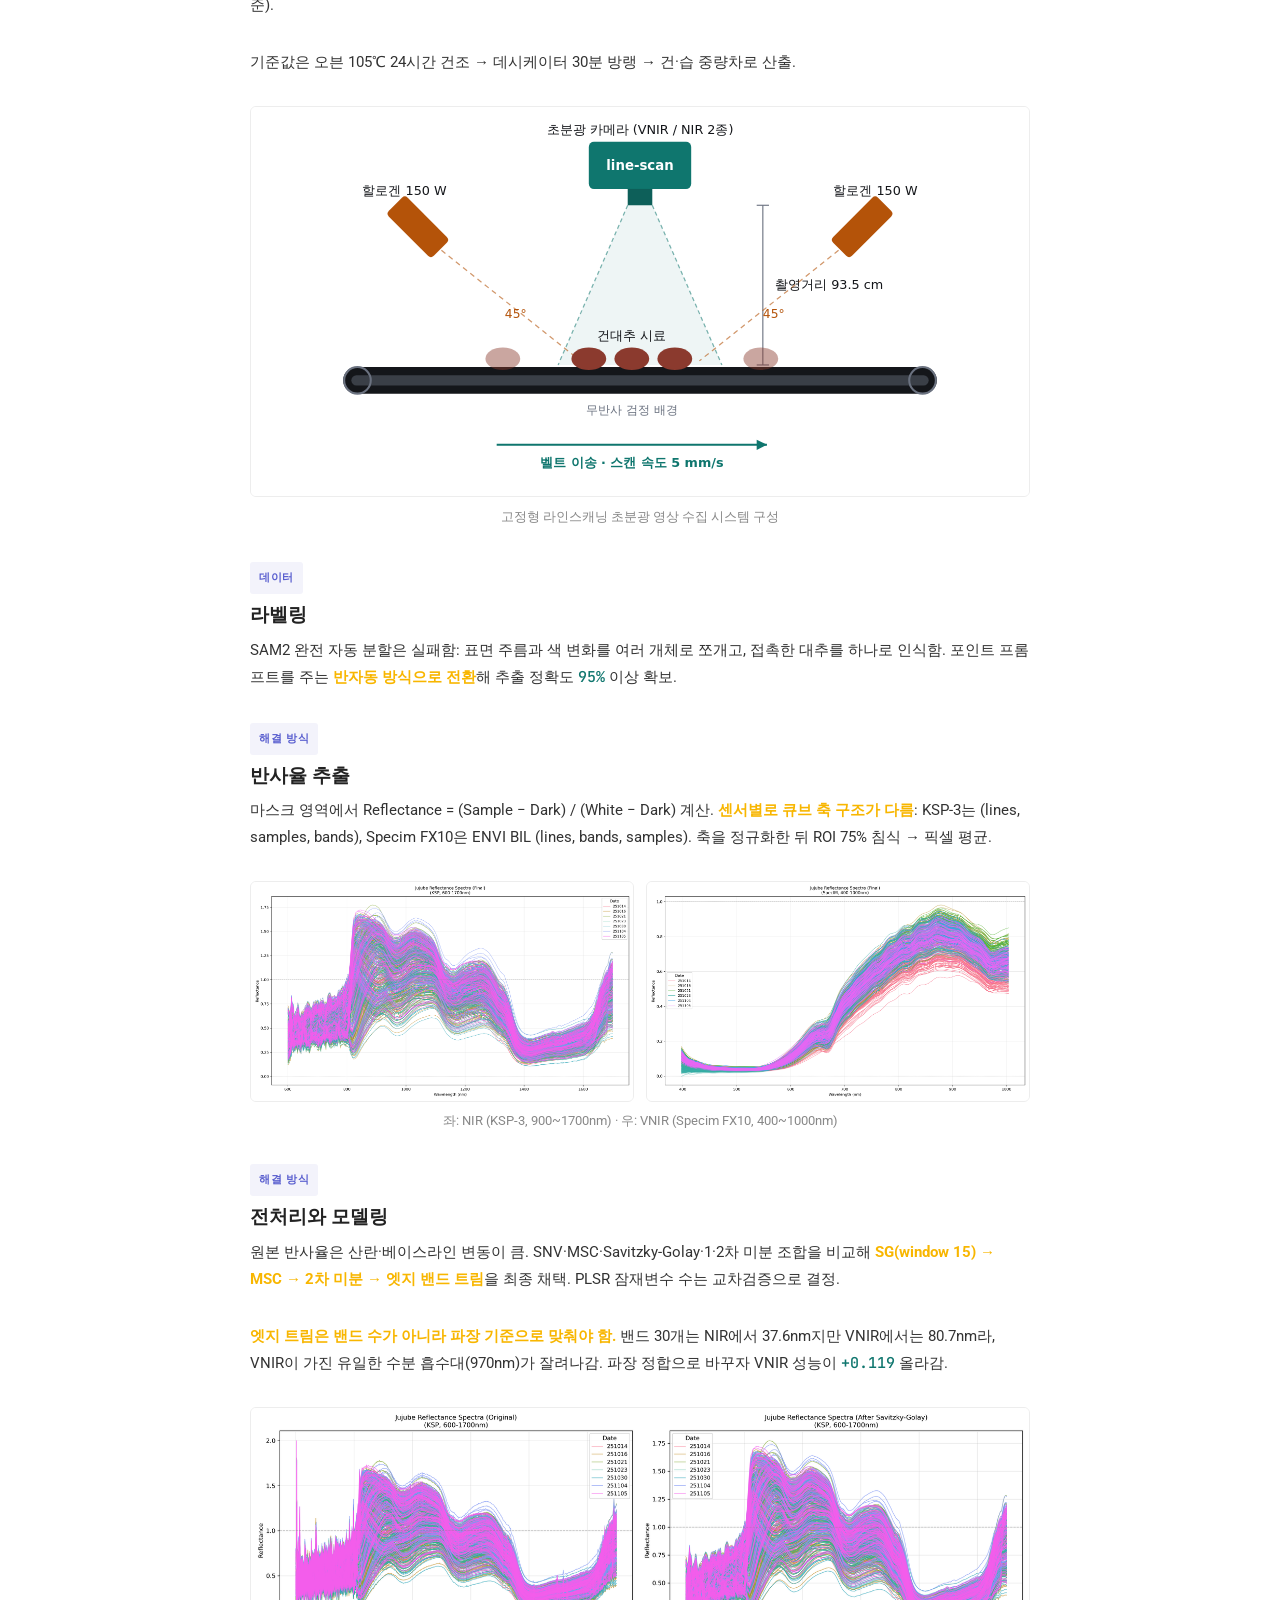
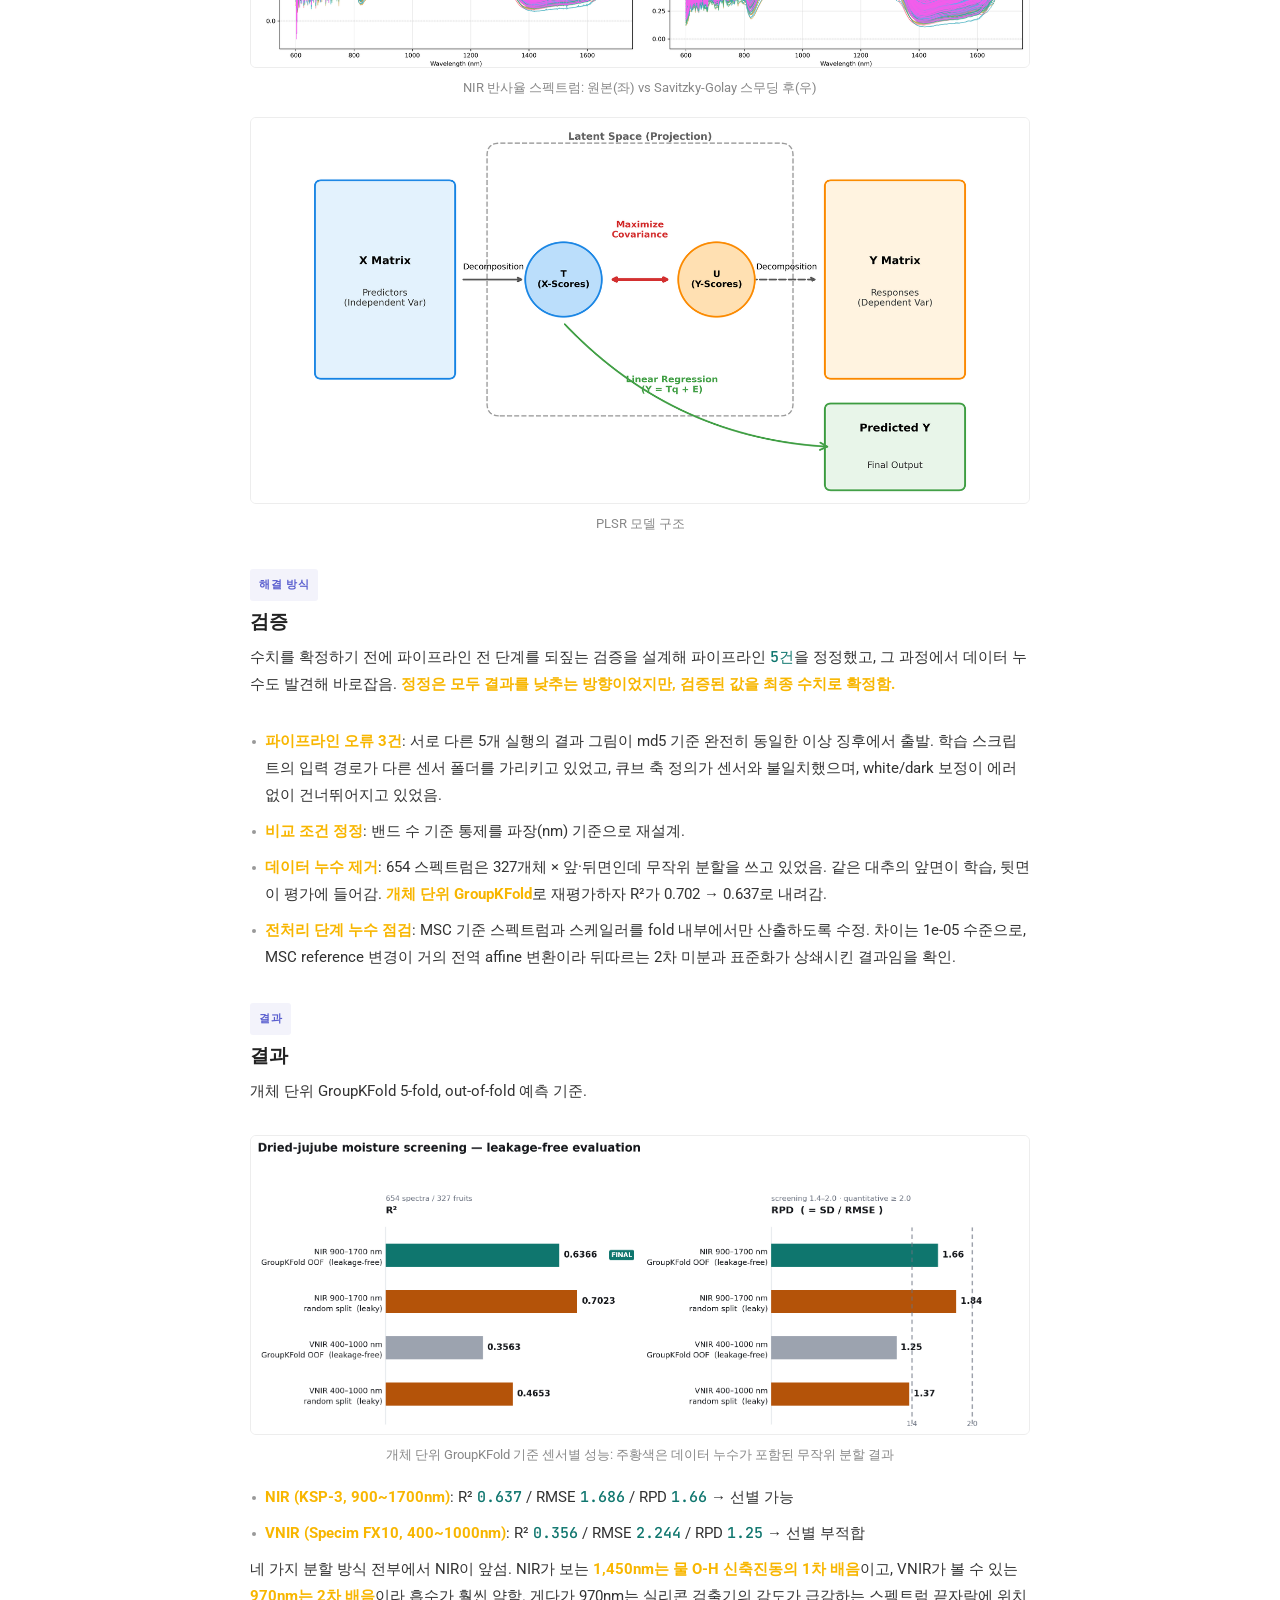
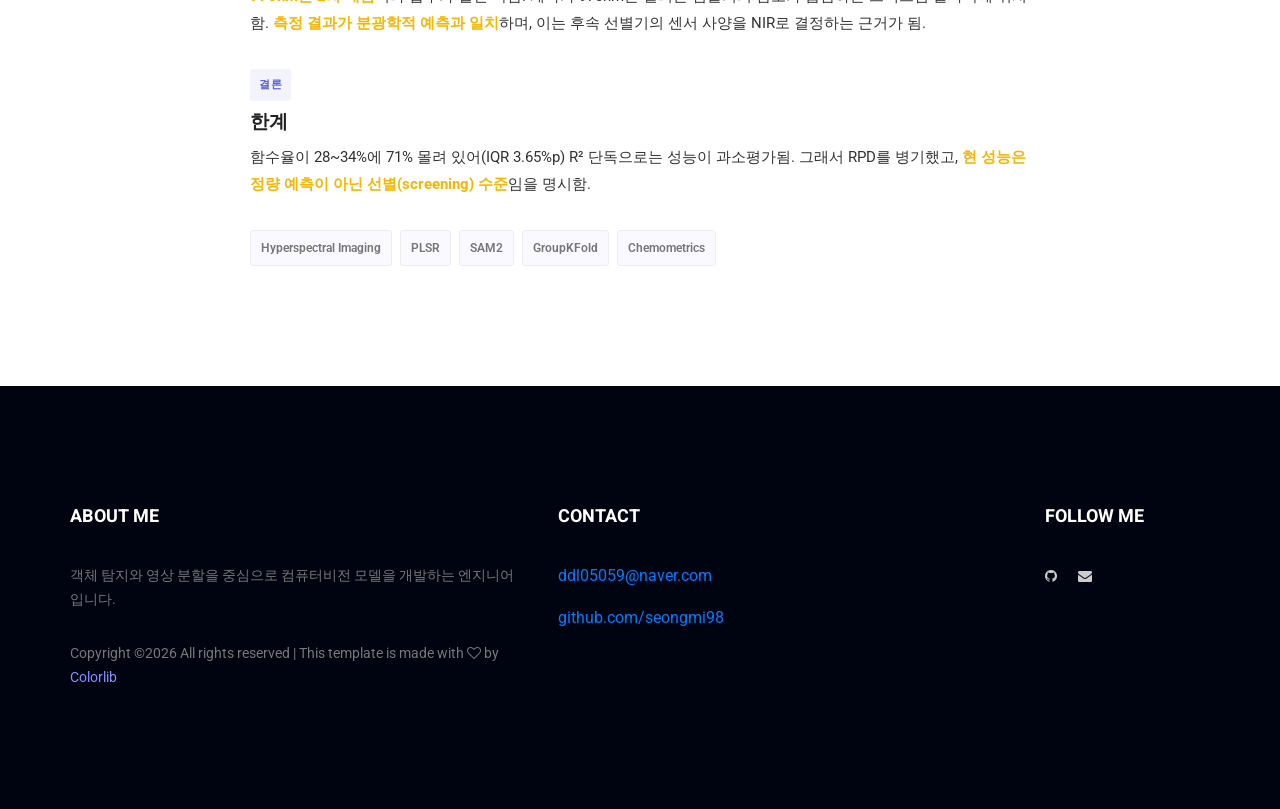
<file: project-hyperspectral.html>
<!doctype html>
<html lang="ko">
    <head>
        <meta charset="utf-8">
        <meta name="viewport" content="width=device-width, initial-scale=1, shrink-to-fit=no">
        <link rel="icon" href="img/favicon.png" type="image/png">
        <title>초분광 기반 건대추 함수율 비파괴 예측 모델 개발 | 선성미</title>
        <meta name="description" content="초분광 영상(Specim FX10, KSP-3) 기반 건대추 함수율 비파괴 예측: VNIR vs NIR 센서 비교를 개체 단위 GroupKFold로 검증한 PLSR 파이프라인.">
        <meta property="og:type" content="website">
        <meta property="og:url" content="https://seongmi98.github.io/project-hyperspectral">
        <meta property="og:title" content="초분광 기반 건대추 함수율 비파괴 예측 모델 개발 | 선성미">
        <meta property="og:description" content="초분광 영상(Specim FX10, KSP-3) 기반 건대추 함수율 비파괴 예측: VNIR vs NIR 센서 비교를 개체 단위 GroupKFold로 검증한 PLSR 파이프라인.">
        <meta property="og:image" content="https://seongmi98.github.io/img/og-card.png">
        <meta name="twitter:card" content="summary_large_image">
        <meta name="twitter:title" content="초분광 기반 건대추 함수율 비파괴 예측 모델 개발 | 선성미">
        <meta name="twitter:description" content="초분광 영상(Specim FX10, KSP-3) 기반 건대추 함수율 비파괴 예측: VNIR vs NIR 센서 비교를 개체 단위 GroupKFold로 검증한 PLSR 파이프라인.">
        <meta name="twitter:image" content="https://seongmi98.github.io/img/og-card.png">
        <link href="https://fonts.googleapis.com/css2?family=JetBrains+Mono:wght@400;500;700&display=swap" rel="stylesheet">
        <link rel="stylesheet" href="css/bootstrap.css">
        <link rel="stylesheet" href="vendors/linericon/style.css">
        <link rel="stylesheet" href="css/font-awesome.min.css">
        <link rel="stylesheet" href="vendors/animate-css/animate.css">
        <link rel="stylesheet" href="css/style.css">
        <link rel="stylesheet" href="css/responsive.css">
        <link rel="stylesheet" href="css/custom.css">
    </head>
    <body>

        <!--================Header Menu Area =================-->
        <header class="header_area">
            <div class="main_menu" id="mainNav">
                <nav class="navbar navbar-expand-lg navbar-light">
                    <div class="container box_1620">
                        <a class="navbar-brand logo_h logo_text" href="./">선성미<span class="name-en">Seongmi Sun</span></a>
                        <button class="navbar-toggler" type="button" data-toggle="collapse" data-target="#navbarSupportedContent" aria-controls="navbarSupportedContent" aria-expanded="false" aria-label="Toggle navigation">
                            <span class="icon-bar"></span>
                            <span class="icon-bar"></span>
                            <span class="icon-bar"></span>
                        </button>
                        <div class="collapse navbar-collapse offset" id="navbarSupportedContent">
                            <ul class="nav navbar-nav menu_nav ml-auto">
                                <li class="nav-item"><a class="nav-link" href="./">Home</a></li>
                                <li class="nav-item"><a class="nav-link" href="about">About</a></li>
                                <li class="nav-item active"><a class="nav-link" href="portfolio">Portfolio</a></li>
                                <li class="nav-item"><a class="nav-link" href="contact">Contact</a></li>
                            </ul>
                        </div>
                    </div>
                </nav>
            </div>
        </header>
        <!--================Header Menu Area =================-->

        <!--================Home Banner Area =================-->
        <section class="banner_area">
            <div class="banner_inner d-flex align-items-center">
                <div class="overlay bg-parallax" data-stellar-ratio="0.9" data-stellar-vertical-offset="0" data-background=""></div>
                <div class="container">
                    <div class="banner_content text-center">
                        <h2>Project Detail</h2>
                        <div class="page_link">
                            <a href="./">Home</a>
                            <a href="portfolio">Portfolio</a>
                            <a href="project-hyperspectral">건대추 함수율 비파괴 예측</a>
                        </div>
                    </div>
                </div>
            </div>
        </section>
        <!--================End Home Banner Area =================-->

        <!--================Portfolio Details Area =================-->
        <section class="portfolio_details_area p_120">
            <div class="container">
                <div class="portfolio_details_inner">
                    <div class="row">
                        <div class="col-md-6">
                            <div class="band-bar-wrap">
                                <div class="band-bar band-visnir"></div>
                            </div>
                        </div>
                        <div class="col-md-6">
                            <div class="portfolio_right_text">
                                <h4>초분광 기반 건대추 함수율 비파괴 예측 모델 개발</h4>
                                <ul class="list">
                                    <li><span>기간</span>: <b class="mono">2025.03~2025.12</b></li>
                                    <li><span>발주기관</span>: 산림청(한국임업진흥원) · 과제명 '인공지능 기반 임산물 결점, 병해충, 당도 비파괴 선별기술 개발' (총괄 주관 KIRO · 서울대 위탁)</li>
                                    <li><span>소속</span>: 서울대학교 바이오시스템공학과 생체물성연구실</li>
                                    <li><span>역할</span>: 초분광 데이터 수집, 전처리, 회귀 모델 개발과 센서 비교 담당</li>
                                </ul>
                                <a class="repo-btn" href="https://github.com/seongmi98/jujube-hsi-moisture" target="_blank" rel="noopener"><i class="fa fa-github" aria-hidden="true"></i> GitHub 저장소 →</a>
                            </div>
                        </div>
                    </div>

                    <div class="case-body">
                    <div class="case-overview" id="overview">
                        <span class="case-kicker">개요</span>
                        <p>건대추의 함수율을 파괴하지 않고 측정하는 비파괴 예측 모델 개발 과제로, VNIR과 NIR 두 초분광 센서를 개체 단위 교차검증으로 비교함. 파이프라인 전 단계를 재검증해 데이터 누수 등 5건의 오류를 바로잡았고, 최종적으로 NIR 센서 기반 모델(R² 0.637)이 선별 수준의 성능을 낸다는 것과 그 이유를 분광학적으로 확인함.</p>
                    </div>
                    <nav class="case-toc">
                        <a href="#overview">개요</a>
                        <a href="#problem">문제 정의</a>
                        <a href="#data">데이터</a>
                        <a href="#approach">해결 방식</a>
                        <a href="#result">결과</a>
                        <a href="#conclusion">결론</a>
                    </nav>

                    <div class="case-section" id="problem">
                        <span class="case-kicker">문제 정의</span>
                        <h3>배경</h3>
                        <p>대추 함수율은 저장성과 유통 등급을 좌우함. 기존 측정은 오븐건조법: 시료를 파괴해야 해서 전수 검사 불가능. 선별 라인에 붙일 수 있는 비파괴 방식이 필요했고, <b>선별 정확도 90% 이상</b>을 요구하는 국가 R&amp;D 과제의 내부 품질 파트로 수행함.</p>
                    </div>

                    <div class="case-section" id="data">
                        <span class="case-kicker">데이터</span>
                        <h3>데이터 수집</h3>
                        <p>Specim FX10(400~1000nm, VNIR, 224밴드)과 KSP-3(900~1700nm, NIR, 640밴드) <b>카메라 2종</b>으로 고정형 라인스캐닝 시스템 구축. 벨트 컨베이어, 할로겐 150W×2 양측 45° 조사, 스캔속도 <span class="num">5mm/s</span>, 촬영거리 <span class="num">93.5cm</span>.</p>
                        <p>핵심은 <b>함수율 분포를 설계한 것</b>. 예측 대상 값이 좁은 구간에 몰리면 회귀가 의미를 잃기 때문에, 등급별 시료를 냉장 보관하며 <span class="num">7회차</span>에 걸쳐 촬영함. 개체 <span class="num">327개</span>를 앞·뒤면 촬영해 스펙트럼 <span class="num">654건</span> 확보, 실측 함수율 24.3~39.6%(습량기준).</p>
                        <p>기준값은 오븐 105℃ 24시간 건조 → 데시케이터 30분 방랭 → 건·습 중량차로 산출.</p>
                        <figure class="case-figure">
                            <img src="img/case-studies/jujube/acquisition_setup.svg" alt="초분광 영상 수집 시스템 구성도">
                            <figcaption>고정형 라인스캐닝 초분광 영상 수집 시스템 구성</figcaption>
                        </figure>
                    </div>

                    <div class="case-section">
                        <span class="case-kicker">데이터</span>
                        <h3>라벨링</h3>
                        <p>SAM2 완전 자동 분할은 실패함: 표면 주름과 색 변화를 여러 개체로 쪼개고, 접촉한 대추를 하나로 인식함. 포인트 프롬프트를 주는 <b>반자동 방식으로 전환</b>해 추출 정확도 <span class="num">95%</span> 이상 확보.</p>
                    </div>

                    <div class="case-section" id="approach">
                        <span class="case-kicker">해결 방식</span>
                        <h3>반사율 추출</h3>
                        <p>마스크 영역에서 Reflectance = (Sample − Dark) / (White − Dark) 계산. <b>센서별로 큐브 축 구조가 다름</b>: KSP-3는 (lines, samples, bands), Specim FX10은 ENVI BIL (lines, bands, samples). 축을 정규화한 뒤 ROI 75% 침식 → 픽셀 평균.</p>
                        <div class="case-image-row">
                            <img src="img/case-studies/jujube/reflectance_ksp.png" alt="KSP-3(NIR) 반사율 스펙트럼">
                            <img src="img/case-studies/jujube/reflectance_specim.png" alt="Specim FX10(VNIR) 반사율 스펙트럼">
                        </div>
                        <p style="font-size:13px;color:#888;margin-top:7px;text-align:center;">좌: NIR (KSP-3, 900~1700nm) · 우: VNIR (Specim FX10, 400~1000nm)</p>
                    </div>

                    <div class="case-section">
                        <span class="case-kicker">해결 방식</span>
                        <h3>전처리와 모델링</h3>
                        <p>원본 반사율은 산란·베이스라인 변동이 큼. SNV·MSC·Savitzky-Golay·1·2차 미분 조합을 비교해 <b>SG(window 15) → MSC → 2차 미분 → 엣지 밴드 트림</b>을 최종 채택. PLSR 잠재변수 수는 교차검증으로 결정.</p>
                        <p><b>엣지 트림은 밴드 수가 아니라 파장 기준으로 맞춰야 함.</b> 밴드 30개는 NIR에서 37.6nm지만 VNIR에서는 80.7nm라, VNIR이 가진 유일한 수분 흡수대(970nm)가 잘려나감. 파장 정합으로 바꾸자 VNIR 성능이 <span class="num">+0.119</span> 올라감.</p>
                        <figure class="case-figure">
                            <img src="img/case-studies/jujube/preprocessing_comparison_ksp.png" alt="Savitzky-Golay 스무딩 전후 스펙트럼">
                            <figcaption>NIR 반사율 스펙트럼: 원본(좌) vs Savitzky-Golay 스무딩 후(우)</figcaption>
                        </figure>
                        <figure class="case-figure">
                            <img src="img/case-studies/jujube/plsr_structure_diagram.png" alt="PLSR 모델 구조">
                            <figcaption>PLSR 모델 구조</figcaption>
                        </figure>
                    </div>

                    <div class="case-section">
                        <span class="case-kicker">해결 방식</span>
                        <h3>검증</h3>
                        <p>수치를 확정하기 전에 파이프라인 전 단계를 되짚는 검증을 설계해 파이프라인 <span class="num">5건</span>을 정정했고, 그 과정에서 데이터 누수도 발견해 바로잡음. <b>정정은 모두 결과를 낮추는 방향이었지만, 검증된 값을 최종 수치로 확정함.</b></p>
                        <ul class="case-list">
                            <li><b>파이프라인 오류 3건</b>: 서로 다른 5개 실행의 결과 그림이 md5 기준 완전히 동일한 이상 징후에서 출발. 학습 스크립트의 입력 경로가 다른 센서 폴더를 가리키고 있었고, 큐브 축 정의가 센서와 불일치했으며, white/dark 보정이 에러 없이 건너뛰어지고 있었음.</li>
                            <li><b>비교 조건 정정</b>: 밴드 수 기준 통제를 파장(nm) 기준으로 재설계.</li>
                            <li><b>데이터 누수 제거</b>: 654 스펙트럼은 327개체 × 앞·뒤면인데 무작위 분할을 쓰고 있었음. 같은 대추의 앞면이 학습, 뒷면이 평가에 들어감. <b>개체 단위 GroupKFold</b>로 재평가하자 R²가 0.702 → 0.637로 내려감.</li>
                            <li><b>전처리 단계 누수 점검</b>: MSC 기준 스펙트럼과 스케일러를 fold 내부에서만 산출하도록 수정. 차이는 1e-05 수준으로, MSC reference 변경이 거의 전역 affine 변환이라 뒤따르는 2차 미분과 표준화가 상쇄시킨 결과임을 확인.</li>
                        </ul>
                    </div>

                    <div class="case-section" id="result">
                        <span class="case-kicker">결과</span>
                        <h3>결과</h3>
                        <p>개체 단위 GroupKFold 5-fold, out-of-fold 예측 기준.</p>
                        <figure class="case-figure">
                            <img src="img/case-studies/jujube/model_comparison.png" alt="센서별 성능 비교">
                            <figcaption>개체 단위 GroupKFold 기준 센서별 성능: 주황색은 데이터 누수가 포함된 무작위 분할 결과</figcaption>
                        </figure>
                        <ul class="case-list">
                            <li><b>NIR (KSP-3, 900~1700nm)</b>: R² <span class="num">0.637</span> / RMSE <span class="num">1.686</span> / RPD <span class="num">1.66</span> → 선별 가능</li>
                            <li><b>VNIR (Specim FX10, 400~1000nm)</b>: R² <span class="num">0.356</span> / RMSE <span class="num">2.244</span> / RPD <span class="num">1.25</span> → 선별 부적합</li>
                        </ul>
                        <p>네 가지 분할 방식 전부에서 NIR이 앞섬. NIR가 보는 <b>1,450nm는 물 O-H 신축진동의 1차 배음</b>이고, VNIR가 볼 수 있는 <b>970nm는 2차 배음</b>이라 흡수가 훨씬 약함. 게다가 970nm는 실리콘 검출기의 감도가 급감하는 스펙트럼 끝자락에 위치함. <b>측정 결과가 분광학적 예측과 일치</b>하며, 이는 후속 선별기의 센서 사양을 NIR로 결정하는 근거가 됨.</p>
                    </div>

                    <div class="case-section" id="conclusion">
                        <span class="case-kicker">결론</span>
                        <h3>한계</h3>
                        <p>함수율이 28~34%에 71% 몰려 있어(IQR 3.65%p) R² 단독으로는 성능이 과소평가됨. 그래서 RPD를 병기했고, <b>현 성능은 정량 예측이 아닌 선별(screening) 수준</b>임을 명시함.</p>
                    </div>

                    <div class="tags">
                        <span class="tag">Hyperspectral Imaging</span>
                        <span class="tag">PLSR</span>
                        <span class="tag">SAM2</span>
                        <span class="tag">GroupKFold</span>
                        <span class="tag">Chemometrics</span>
                    </div>
                    </div><!-- /.case-body -->
                </div>
            </div>
        </section>
        <!--================End Portfolio Details Area =================-->

        <!--================Footer Area =================-->
        <footer class="footer_area p_120">
            <div class="container">
                <div class="row footer_inner">
                    <div class="col-lg-5 col-sm-6">
                        <aside class="f_widget ab_widget">
                            <div class="f_title">
                                <h3>About Me</h3>
                            </div>
                            <p>객체 탐지와 영상 분할을 중심으로 컴퓨터비전 모델을 개발하는 엔지니어입니다.</p>
                            <p><!-- Link back to Colorlib can't be removed. Template is licensed under CC BY 3.0. -->
Copyright &copy;<script>document.write(new Date().getFullYear());</script> All rights reserved | This template is made with <i class="fa fa-heart-o" aria-hidden="true"></i> by <a href="https://colorlib.com" target="_blank">Colorlib</a>
<!-- Link back to Colorlib can't be removed. Template is licensed under CC BY 3.0. -->
</p>
                        </aside>
                    </div>
                    <div class="col-lg-5 col-sm-6">
                        <aside class="f_widget">
                            <div class="f_title">
                                <h3>Contact</h3>
                            </div>
                            <p><a href="mailto:ddl05059@naver.com">ddl05059@naver.com</a></p>
                            <p><a href="https://github.com/seongmi98" target="_blank" rel="noopener">github.com/seongmi98</a></p>
                        </aside>
                    </div>
                    <div class="col-lg-2">
                        <aside class="f_widget social_widget">
                            <div class="f_title">
                                <h3>Follow Me</h3>
                            </div>
                            <ul class="list">
                                <li><a href="https://github.com/seongmi98" target="_blank" rel="noopener"><i class="fa fa-github"></i></a></li>
                                <li><a href="mailto:ddl05059@naver.com"><i class="fa fa-envelope"></i></a></li>
                            </ul>
                        </aside>
                    </div>
                </div>
            </div>
        </footer>
        <!--================End Footer Area =================-->

        <script src="js/jquery-3.2.1.min.js"></script>
        <script src="js/popper.js"></script>
        <script src="js/bootstrap.min.js"></script>
        <script src="js/stellar.js"></script>
        <script src="js/theme.js"></script>
    </body>
</html>
</file>
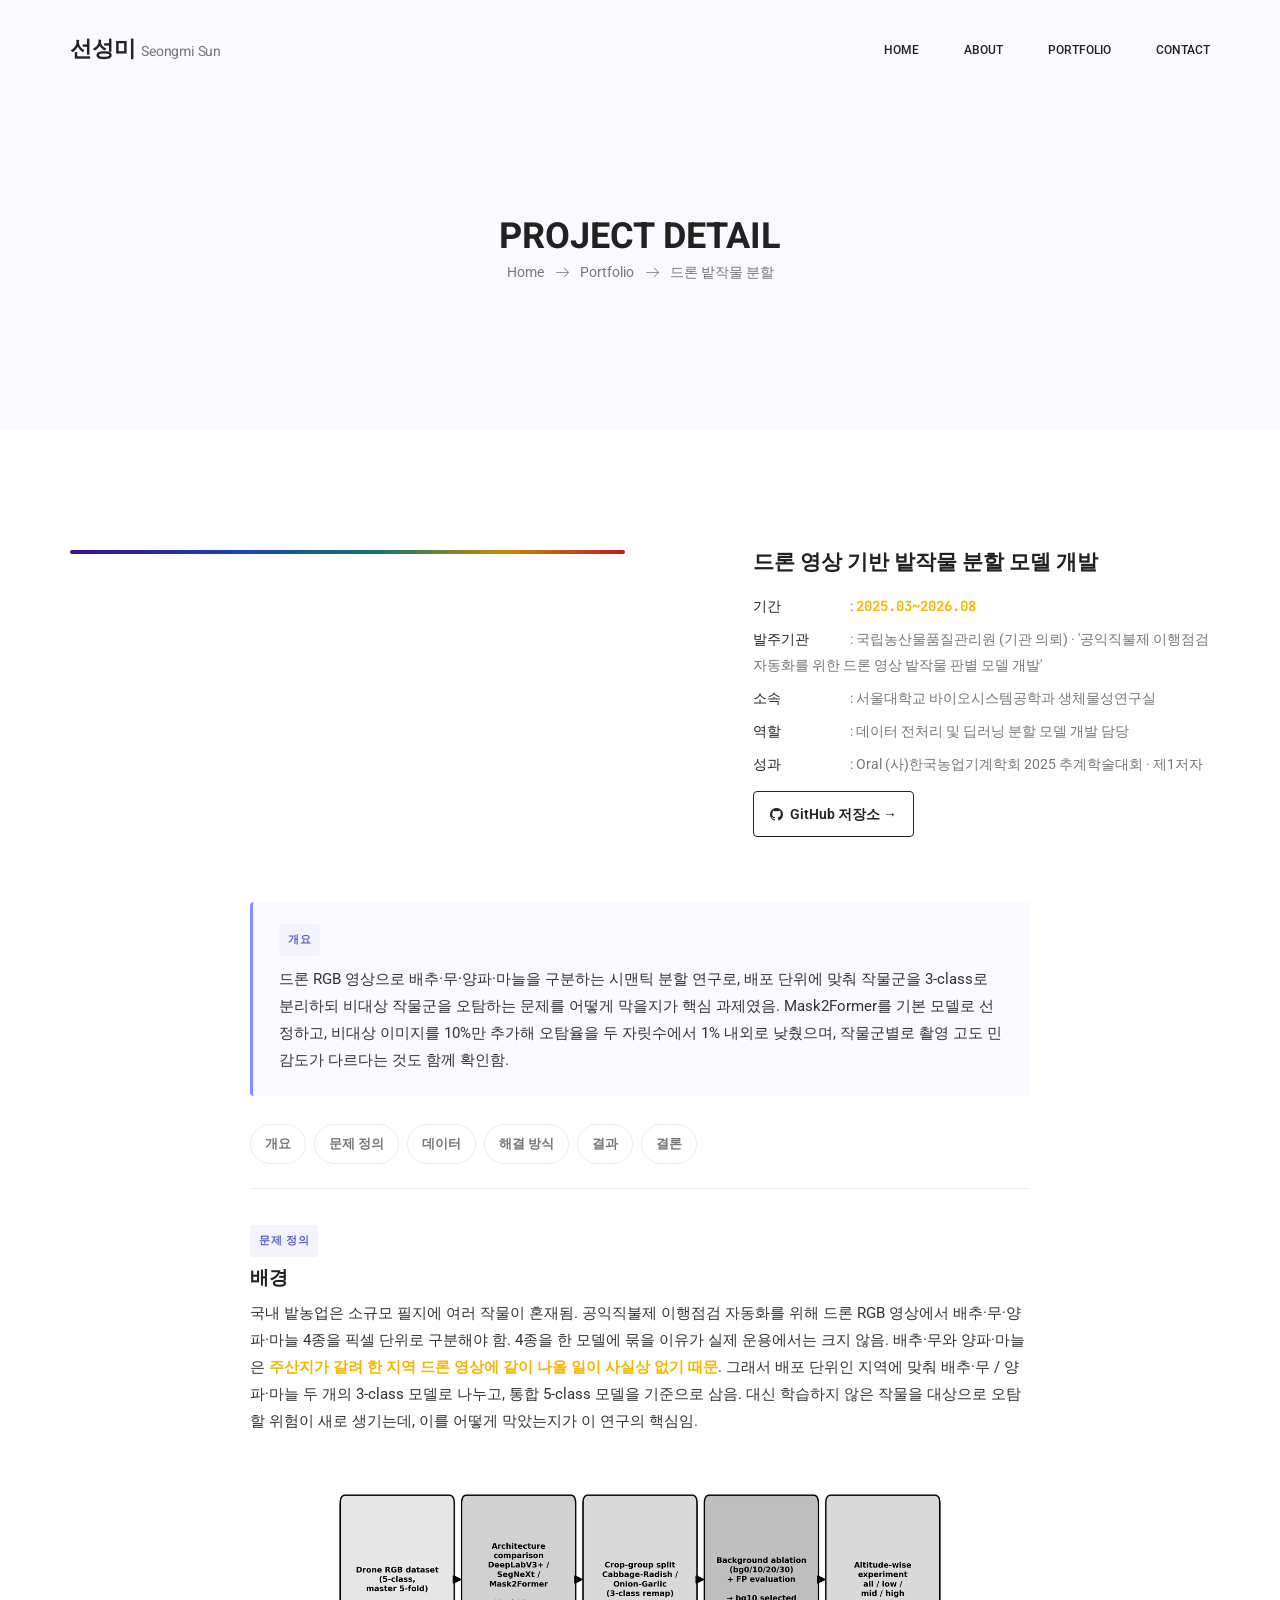
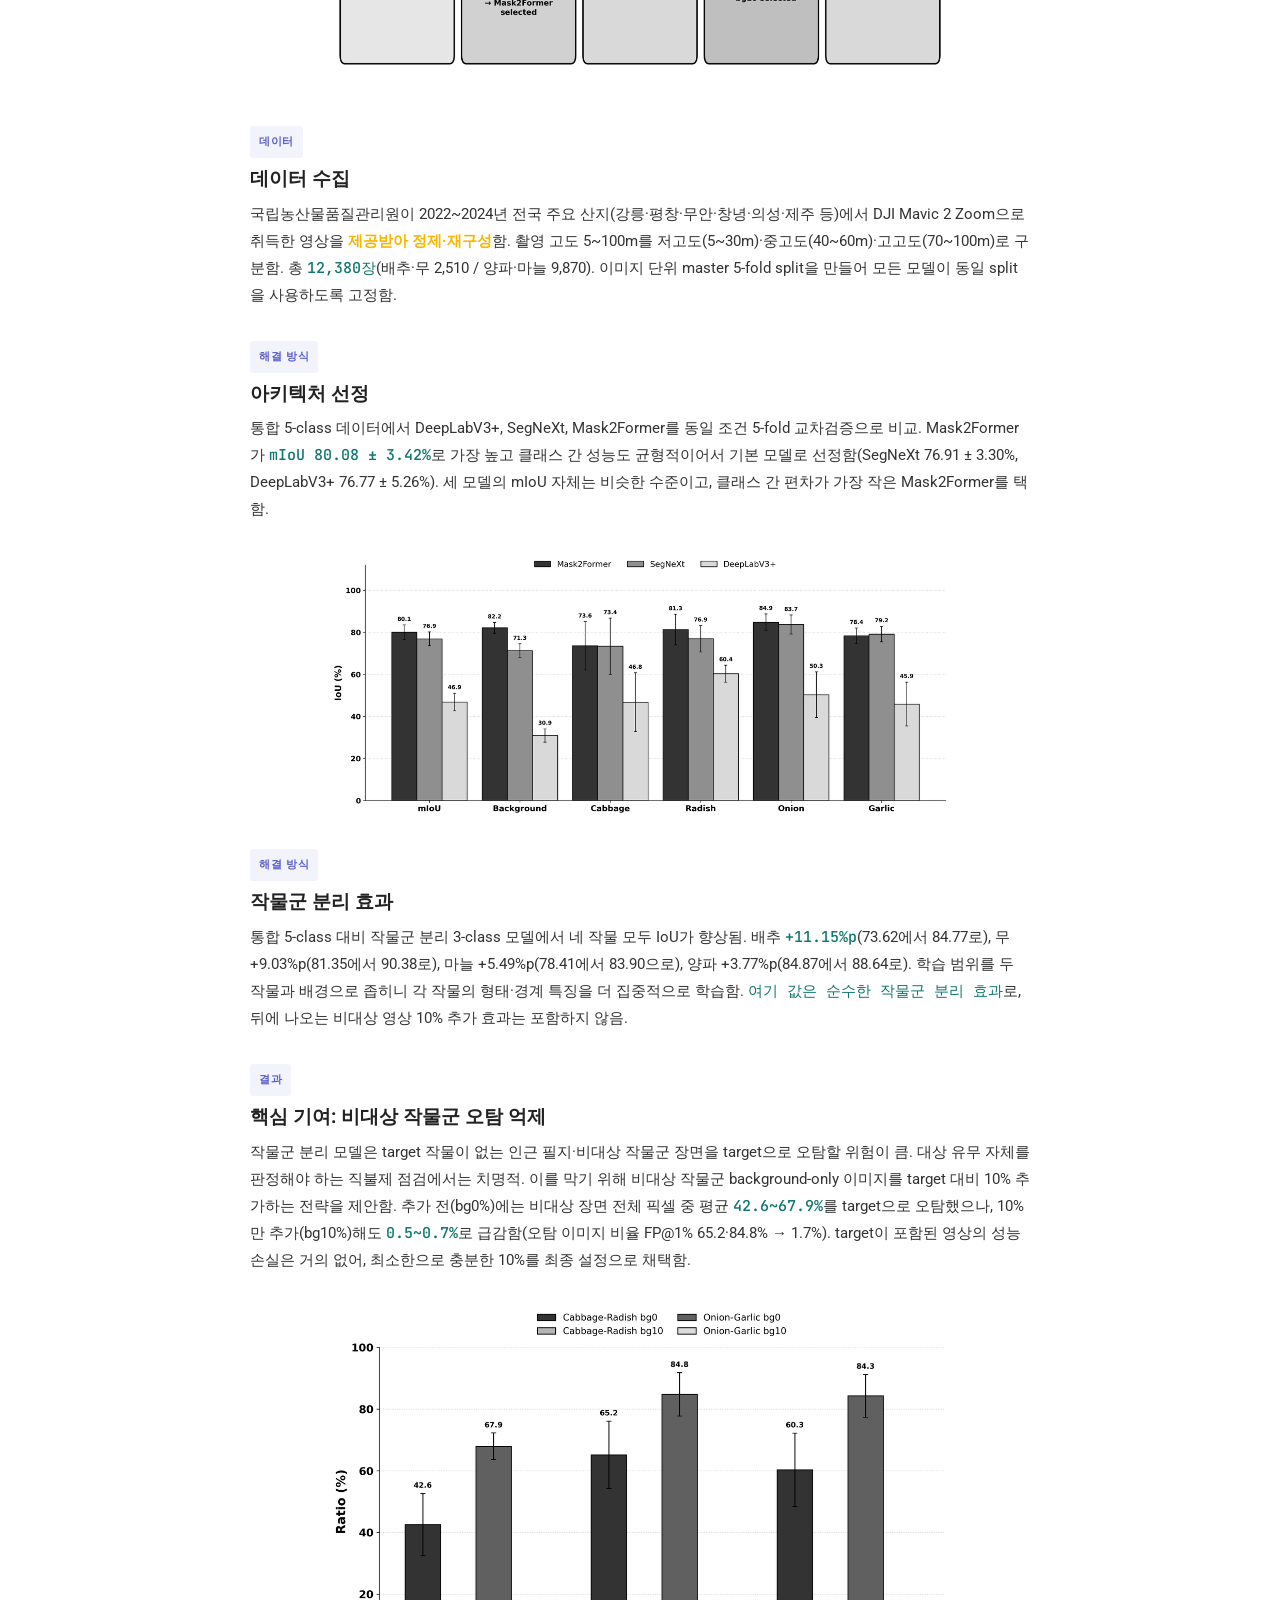
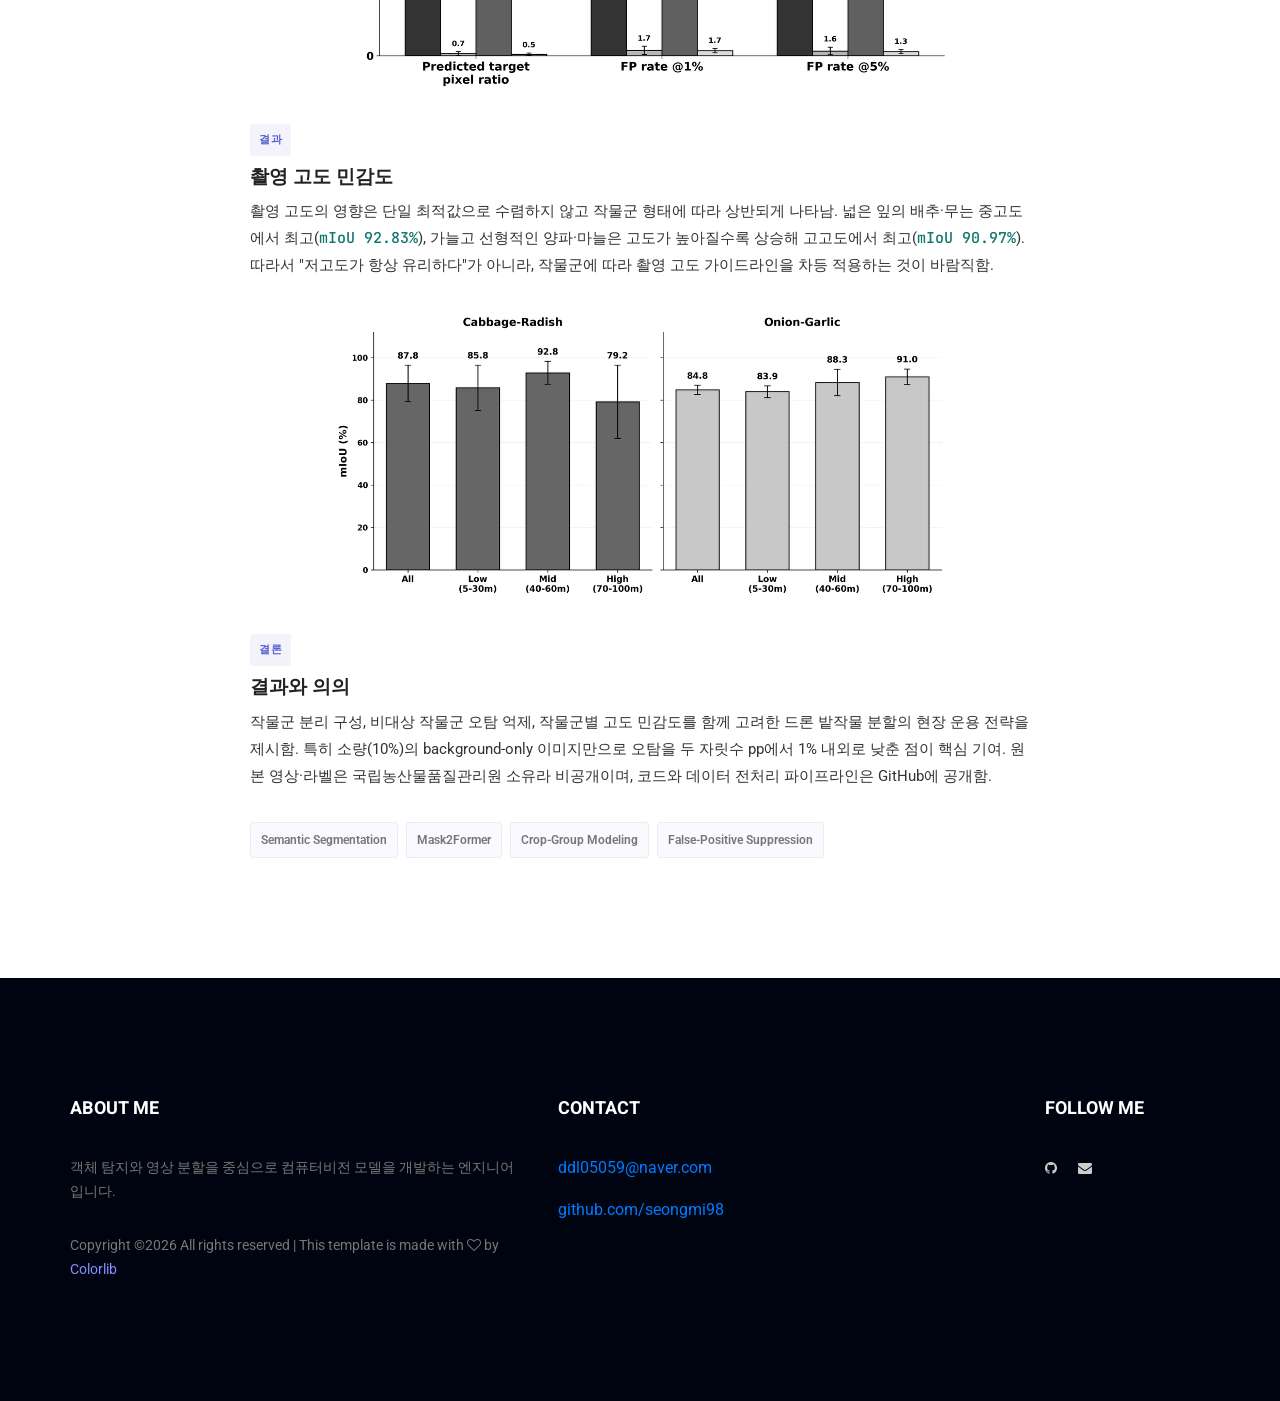
<file: project-segmentation.html>
<!doctype html>
<html lang="ko">
    <head>
        <meta charset="utf-8">
        <meta name="viewport" content="width=device-width, initial-scale=1, shrink-to-fit=no">
        <link rel="icon" href="img/favicon.png" type="image/png">
        <title>드론 밭작물 분할 모델 | 선성미</title>
        <meta name="description" content="드론 RGB 영상에서 배추·무·양파·마늘을 작물군으로 분리 학습하고, 비대상 작물군 오탐을 억제하며 촬영 고도별 민감도를 분석한 시맨틱 분할 연구.">
        <meta property="og:type" content="website">
        <meta property="og:url" content="https://seongmi98.github.io/project-segmentation">
        <meta property="og:title" content="드론 밭작물 분할 모델 | 선성미">
        <meta property="og:description" content="드론 RGB 영상에서 배추·무·양파·마늘을 작물군으로 분리 학습하고, 비대상 작물군 오탐을 억제하며 촬영 고도별 민감도를 분석한 시맨틱 분할 연구.">
        <meta property="og:image" content="https://seongmi98.github.io/img/og-card.png">
        <meta name="twitter:card" content="summary_large_image">
        <meta name="twitter:title" content="드론 밭작물 분할 모델 | 선성미">
        <meta name="twitter:description" content="드론 RGB 영상에서 배추·무·양파·마늘을 작물군으로 분리 학습하고, 비대상 작물군 오탐을 억제하며 촬영 고도별 민감도를 분석한 시맨틱 분할 연구.">
        <meta name="twitter:image" content="https://seongmi98.github.io/img/og-card.png">
        <link href="https://fonts.googleapis.com/css2?family=JetBrains+Mono:wght@400;500;700&display=swap" rel="stylesheet">
        <link rel="stylesheet" href="css/bootstrap.css">
        <link rel="stylesheet" href="vendors/linericon/style.css">
        <link rel="stylesheet" href="css/font-awesome.min.css">
        <link rel="stylesheet" href="vendors/animate-css/animate.css">
        <link rel="stylesheet" href="css/style.css">
        <link rel="stylesheet" href="css/responsive.css">
        <link rel="stylesheet" href="css/custom.css">
    </head>
    <body>

        <!--================Header Menu Area =================-->
        <header class="header_area">
            <div class="main_menu" id="mainNav">
                <nav class="navbar navbar-expand-lg navbar-light">
                    <div class="container box_1620">
                        <a class="navbar-brand logo_h logo_text" href="./">선성미<span class="name-en">Seongmi Sun</span></a>
                        <button class="navbar-toggler" type="button" data-toggle="collapse" data-target="#navbarSupportedContent" aria-controls="navbarSupportedContent" aria-expanded="false" aria-label="Toggle navigation">
                            <span class="icon-bar"></span>
                            <span class="icon-bar"></span>
                            <span class="icon-bar"></span>
                        </button>
                        <div class="collapse navbar-collapse offset" id="navbarSupportedContent">
                            <ul class="nav navbar-nav menu_nav ml-auto">
                                <li class="nav-item"><a class="nav-link" href="./">Home</a></li>
                                <li class="nav-item"><a class="nav-link" href="about">About</a></li>
                                <li class="nav-item active"><a class="nav-link" href="portfolio">Portfolio</a></li>
                                <li class="nav-item"><a class="nav-link" href="contact">Contact</a></li>
                            </ul>
                        </div>
                    </div>
                </nav>
            </div>
        </header>
        <!--================Header Menu Area =================-->

        <!--================Home Banner Area =================-->
        <section class="banner_area">
            <div class="banner_inner d-flex align-items-center">
                <div class="overlay bg-parallax" data-stellar-ratio="0.9" data-stellar-vertical-offset="0" data-background=""></div>
                <div class="container">
                    <div class="banner_content text-center">
                        <h2>Project Detail</h2>
                        <div class="page_link">
                            <a href="./">Home</a>
                            <a href="portfolio">Portfolio</a>
                            <a href="project-segmentation">드론 밭작물 분할</a>
                        </div>
                    </div>
                </div>
            </div>
        </section>
        <!--================End Home Banner Area =================-->

        <!--================Portfolio Details Area =================-->
        <section class="portfolio_details_area p_120">
            <div class="container">
                <div class="portfolio_details_inner">
                    <div class="row">
                        <div class="col-md-6">
                            <div class="band-bar-wrap">
                                <div class="band-bar band-rgb"></div>
                            </div>
                        </div>
                        <div class="col-md-6">
                            <div class="portfolio_right_text">
                                <h4>드론 영상 기반 밭작물 분할 모델 개발</h4>
                                <ul class="list">
                                    <li><span>기간</span>: <b class="mono">2025.03~2026.08</b></li>
                                    <li><span>발주기관</span>: 국립농산물품질관리원 (기관 의뢰) · '공익직불제 이행점검 자동화를 위한 드론 영상 밭작물 판별 모델 개발'</li>
                                    <li><span>소속</span>: 서울대학교 바이오시스템공학과 생체물성연구실</li>
                                    <li><span>역할</span>: 데이터 전처리 및 딥러닝 분할 모델 개발 담당</li>
                                    <li><span>성과</span>: Oral (사)한국농업기계학회 2025 추계학술대회 · 제1저자</li>
                                </ul>
                                <a class="repo-btn" href="https://github.com/seongmi98/drone-cropgroup-segmentation" target="_blank" rel="noopener"><i class="fa fa-github" aria-hidden="true"></i> GitHub 저장소 →</a>
                            </div>
                        </div>
                    </div>

                    <div class="case-body">
                    <div class="case-overview" id="overview">
                        <span class="case-kicker">개요</span>
                        <p>드론 RGB 영상으로 배추·무·양파·마늘을 구분하는 시맨틱 분할 연구로, 배포 단위에 맞춰 작물군을 3-class로 분리하되 비대상 작물군을 오탐하는 문제를 어떻게 막을지가 핵심 과제였음. Mask2Former를 기본 모델로 선정하고, 비대상 이미지를 10%만 추가해 오탐율을 두 자릿수에서 1% 내외로 낮췄으며, 작물군별로 촬영 고도 민감도가 다르다는 것도 함께 확인함.</p>
                    </div>
                    <nav class="case-toc">
                        <a href="#overview">개요</a>
                        <a href="#problem">문제 정의</a>
                        <a href="#data">데이터</a>
                        <a href="#approach">해결 방식</a>
                        <a href="#result">결과</a>
                        <a href="#conclusion">결론</a>
                    </nav>

                    <div class="case-section" id="problem">
                        <span class="case-kicker">문제 정의</span>
                        <h3>배경</h3>
                        <p>국내 밭농업은 소규모 필지에 여러 작물이 혼재됨. 공익직불제 이행점검 자동화를 위해 드론 RGB 영상에서 배추·무·양파·마늘 4종을 픽셀 단위로 구분해야 함. 4종을 한 모델에 묶을 이유가 실제 운용에서는 크지 않음. 배추·무와 양파·마늘은 <b>주산지가 갈려 한 지역 드론 영상에 같이 나올 일이 사실상 없기 때문</b>. 그래서 배포 단위인 지역에 맞춰 배추·무 / 양파·마늘 두 개의 3-class 모델로 나누고, 통합 5-class 모델을 기준으로 삼음. 대신 학습하지 않은 작물을 대상으로 오탐할 위험이 새로 생기는데, 이를 어떻게 막았는지가 이 연구의 핵심임.</p>
                        <div class="case-image-slot"><img src="img/case-studies/segmentation/workflow.png" alt="연구 전체 워크플로우: 드론 RGB 5-class 데이터(master 5-fold) → 아키텍처 비교(Mask2Former 선정) → 작물군 분리(3-class remap) → 배경 ablation·FP 평가(bg10 선정) → 고도별 실험(all/low/mid/high)"></div>
                    </div>

                    <div class="case-section" id="data">
                        <span class="case-kicker">데이터</span>
                        <h3>데이터 수집</h3>
                        <p>국립농산물품질관리원이 2022~2024년 전국 주요 산지(강릉·평창·무안·창녕·의성·제주 등)에서 DJI Mavic 2 Zoom으로 취득한 영상을 <b>제공받아 정제·재구성</b>함. 촬영 고도 5~100m를 저고도(5~30m)·중고도(40~60m)·고고도(70~100m)로 구분함. 총 <span class="num">12,380장</span>(배추·무 2,510 / 양파·마늘 9,870). 이미지 단위 master 5-fold split을 만들어 모든 모델이 동일 split을 사용하도록 고정함.</p>
                    </div>

                    <div class="case-section" id="approach">
                        <span class="case-kicker">해결 방식</span>
                        <h3>아키텍처 선정</h3>
                        <p>통합 5-class 데이터에서 DeepLabV3+, SegNeXt, Mask2Former를 동일 조건 5-fold 교차검증으로 비교. Mask2Former가 <span class="num">mIoU 80.08 ± 3.42%</span>로 가장 높고 클래스 간 성능도 균형적이어서 기본 모델로 선정함(SegNeXt 76.91 ± 3.30%, DeepLabV3+ 76.77 ± 5.26%). 세 모델의 mIoU 자체는 비슷한 수준이고, 클래스 간 편차가 가장 작은 Mask2Former를 택함.</p>
                        <div class="case-image-slot"><img src="img/case-studies/segmentation/architecture.png" alt="아키텍처별 5-class mIoU 비교: Mask2Former 80.08% > SegNeXt 76.91% > DeepLabV3+ 76.77%. 클래스별(배경·배추·무·양파·마늘)로는 Mask2Former가 가장 균형적"></div>
                    </div>

                    <div class="case-section">
                        <span class="case-kicker">해결 방식</span>
                        <h3>작물군 분리 효과</h3>
                        <p>통합 5-class 대비 작물군 분리 3-class 모델에서 네 작물 모두 IoU가 향상됨. 배추 <span class="num">+11.15%p</span>(73.62에서 84.77로), 무 +9.03%p(81.35에서 90.38로), 마늘 +5.49%p(78.41에서 83.90으로), 양파 +3.77%p(84.87에서 88.64로). 학습 범위를 두 작물과 배경으로 좁히니 각 작물의 형태·경계 특징을 더 집중적으로 학습함. <span class="num">여기 값은 순수한 작물군 분리 효과</span>로, 뒤에 나오는 비대상 영상 10% 추가 효과는 포함하지 않음.</p>
                    </div>

                    <div class="case-section" id="result">
                        <span class="case-kicker">결과</span>
                        <h3>핵심 기여: 비대상 작물군 오탐 억제</h3>
                        <p>작물군 분리 모델은 target 작물이 없는 인근 필지·비대상 작물군 장면을 target으로 오탐할 위험이 큼. 대상 유무 자체를 판정해야 하는 직불제 점검에서는 치명적. 이를 막기 위해 비대상 작물군 background-only 이미지를 target 대비 10% 추가하는 전략을 제안함. 추가 전(bg0%)에는 비대상 장면 전체 픽셀 중 평균 <span class="num">42.6~67.9%</span>를 target으로 오탐했으나, 10%만 추가(bg10%)해도 <span class="num">0.5~0.7%</span>로 급감함(오탐 이미지 비율 FP@1% 65.2·84.8% → 1.7%). target이 포함된 영상의 성능 손실은 거의 없어, 최소한으로 충분한 10%를 최종 설정으로 채택함.</p>
                        <div class="case-image-slot"><img src="img/case-studies/segmentation/fp_bar.png" alt="비대상 작물군 오탐 억제: bg0% 대비 bg10%에서 predicted target pixel ratio(배추·무 42.6%→0.7%, 양파·마늘 67.9%→0.5%)와 FP@1%·FP@5%가 모두 1% 내외로 급감"></div>
                    </div>

                    <div class="case-section">
                        <span class="case-kicker">결과</span>
                        <h3>촬영 고도 민감도</h3>
                        <p>촬영 고도의 영향은 단일 최적값으로 수렴하지 않고 작물군 형태에 따라 상반되게 나타남. 넓은 잎의 배추·무는 중고도에서 최고(<span class="num">mIoU 92.83%</span>), 가늘고 선형적인 양파·마늘은 고도가 높아질수록 상승해 고고도에서 최고(<span class="num">mIoU 90.97%</span>). 따라서 "저고도가 항상 유리하다"가 아니라, 작물군에 따라 촬영 고도 가이드라인을 차등 적용하는 것이 바람직함.</p>
                        <div class="case-image-slot"><img src="img/case-studies/segmentation/altitude_miou.png" alt="작물군별 고도-mIoU: 배추·무는 중고도(92.8)에서 최고·고고도(79.2)에서 하락, 양파·마늘은 고도가 높아질수록 상승해 고고도(91.0)에서 최고"></div>
                    </div>

                    <div class="case-section" id="conclusion">
                        <span class="case-kicker">결론</span>
                        <h3>결과와 의의</h3>
                        <p>작물군 분리 구성, 비대상 작물군 오탐 억제, 작물군별 고도 민감도를 함께 고려한 드론 밭작물 분할의 현장 운용 전략을 제시함. 특히 소량(10%)의 background-only 이미지만으로 오탐을 두 자릿수 pp에서 1% 내외로 낮춘 점이 핵심 기여. 원본 영상·라벨은 국립농산물품질관리원 소유라 비공개이며, 코드와 데이터 전처리 파이프라인은 GitHub에 공개함.</p>
                    </div>

                    <div class="tags">
                        <span class="tag">Semantic Segmentation</span>
                        <span class="tag">Mask2Former</span>
                        <span class="tag">Crop-Group Modeling</span>
                        <span class="tag">False-Positive Suppression</span>
                    </div>
                    </div><!-- /.case-body -->
                </div>
            </div>
        </section>
        <!--================End Portfolio Details Area =================-->

        <!--================Footer Area =================-->
        <footer class="footer_area p_120">
            <div class="container">
                <div class="row footer_inner">
                    <div class="col-lg-5 col-sm-6">
                        <aside class="f_widget ab_widget">
                            <div class="f_title">
                                <h3>About Me</h3>
                            </div>
                            <p>객체 탐지와 영상 분할을 중심으로 컴퓨터비전 모델을 개발하는 엔지니어입니다.</p>
                            <p><!-- Link back to Colorlib can't be removed. Template is licensed under CC BY 3.0. -->
Copyright &copy;<script>document.write(new Date().getFullYear());</script> All rights reserved | This template is made with <i class="fa fa-heart-o" aria-hidden="true"></i> by <a href="https://colorlib.com" target="_blank">Colorlib</a>
<!-- Link back to Colorlib can't be removed. Template is licensed under CC BY 3.0. -->
</p>
                        </aside>
                    </div>
                    <div class="col-lg-5 col-sm-6">
                        <aside class="f_widget">
                            <div class="f_title">
                                <h3>Contact</h3>
                            </div>
                            <p><a href="mailto:ddl05059@naver.com">ddl05059@naver.com</a></p>
                            <p><a href="https://github.com/seongmi98" target="_blank" rel="noopener">github.com/seongmi98</a></p>
                        </aside>
                    </div>
                    <div class="col-lg-2">
                        <aside class="f_widget social_widget">
                            <div class="f_title">
                                <h3>Follow Me</h3>
                            </div>
                            <ul class="list">
                                <li><a href="https://github.com/seongmi98" target="_blank" rel="noopener"><i class="fa fa-github"></i></a></li>
                                <li><a href="mailto:ddl05059@naver.com"><i class="fa fa-envelope"></i></a></li>
                            </ul>
                        </aside>
                    </div>
                </div>
            </div>
        </footer>
        <!--================End Footer Area =================-->

        <script src="js/jquery-3.2.1.min.js"></script>
        <script src="js/popper.js"></script>
        <script src="js/bootstrap.min.js"></script>
        <script src="js/stellar.js"></script>
        <script src="js/theme.js"></script>
    </body>
</html>
</file>
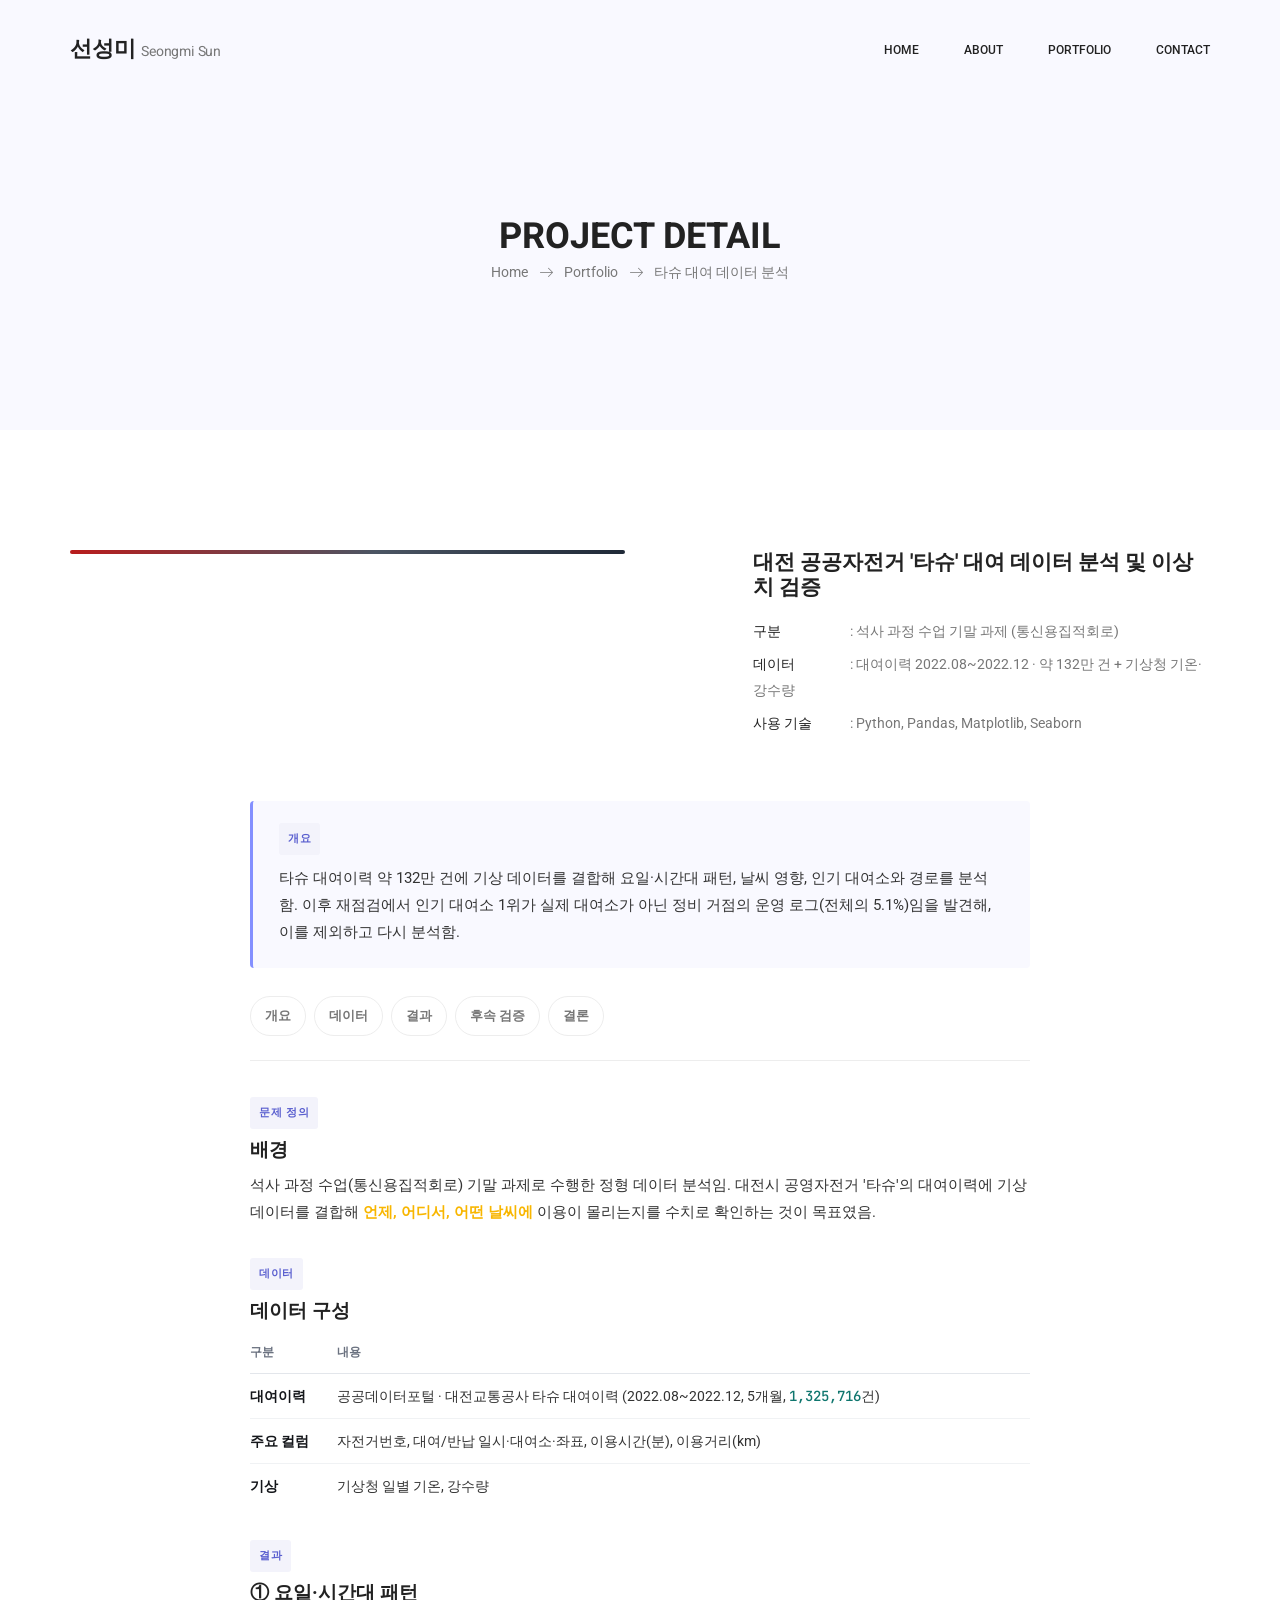
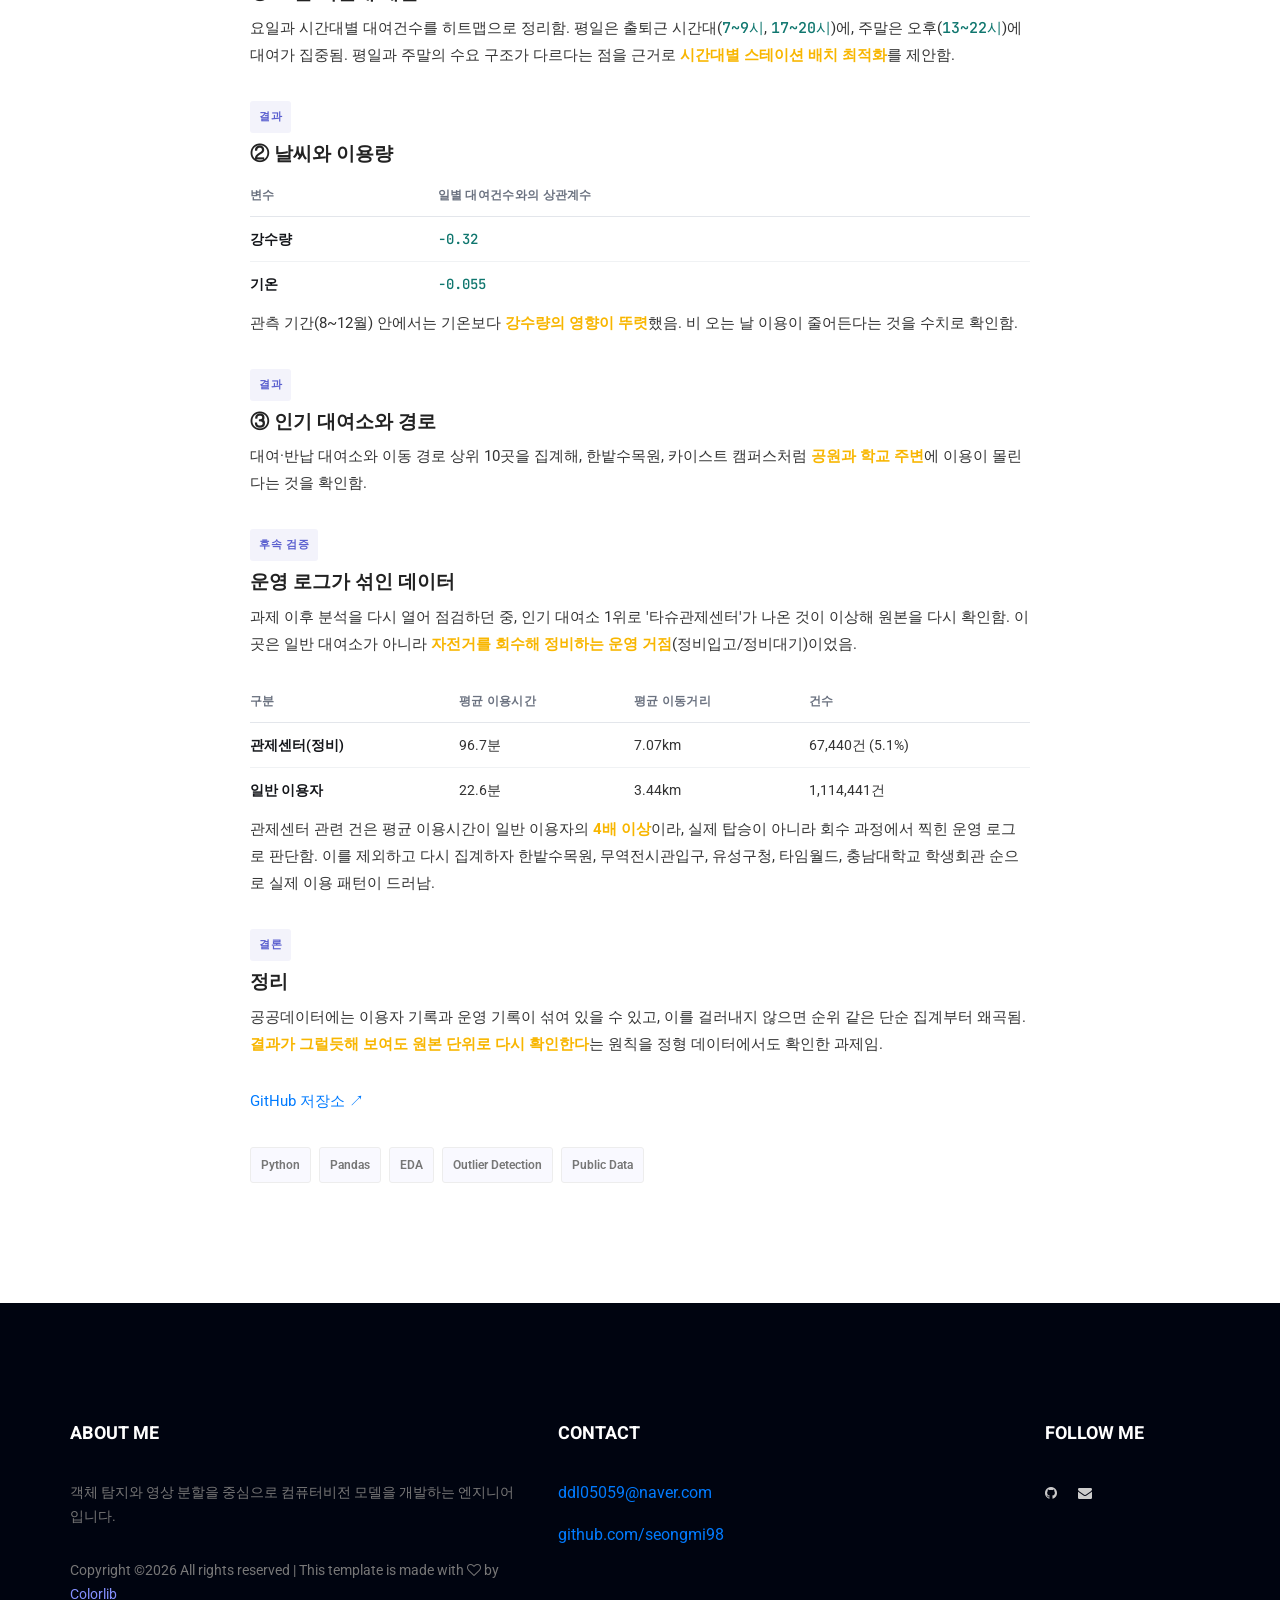
<file: project-tashu.html>
<!doctype html>
<html lang="ko">
    <head>
        <meta charset="utf-8">
        <meta name="viewport" content="width=device-width, initial-scale=1, shrink-to-fit=no">
        <link rel="icon" href="img/favicon.png" type="image/png">
        <title>대전 공공자전거 '타슈' 데이터 분석 | 선성미</title>
        <meta name="description" content="타슈 대여이력 132만 건과 기상 데이터를 결합한 이용 패턴 분석, 운영 로그 이상치 검증.">
        <meta property="og:type" content="website">
        <meta property="og:url" content="https://seongmi98.github.io/project-tashu">
        <meta property="og:title" content="대전 공공자전거 '타슈' 데이터 분석 | 선성미">
        <meta property="og:description" content="타슈 대여이력 132만 건과 기상 데이터를 결합한 이용 패턴 분석, 운영 로그 이상치 검증.">
        <meta property="og:image" content="https://seongmi98.github.io/img/og-card.png">
        <meta name="twitter:card" content="summary_large_image">
        <meta name="twitter:title" content="대전 공공자전거 '타슈' 데이터 분석 | 선성미">
        <meta name="twitter:description" content="타슈 대여이력 132만 건과 기상 데이터를 결합한 이용 패턴 분석, 운영 로그 이상치 검증.">
        <meta name="twitter:image" content="https://seongmi98.github.io/img/og-card.png">
        <link href="https://fonts.googleapis.com/css2?family=JetBrains+Mono:wght@400;500;700&display=swap" rel="stylesheet">
        <link rel="stylesheet" href="css/bootstrap.css">
        <link rel="stylesheet" href="vendors/linericon/style.css">
        <link rel="stylesheet" href="css/font-awesome.min.css">
        <link rel="stylesheet" href="vendors/animate-css/animate.css">
        <link rel="stylesheet" href="css/style.css">
        <link rel="stylesheet" href="css/responsive.css">
        <link rel="stylesheet" href="css/custom.css">
    </head>
    <body>

        <!--================Header Menu Area =================-->
        <header class="header_area">
            <div class="main_menu" id="mainNav">
                <nav class="navbar navbar-expand-lg navbar-light">
                    <div class="container box_1620">
                        <a class="navbar-brand logo_h logo_text" href="./">선성미<span class="name-en">Seongmi Sun</span></a>
                        <button class="navbar-toggler" type="button" data-toggle="collapse" data-target="#navbarSupportedContent" aria-controls="navbarSupportedContent" aria-expanded="false" aria-label="Toggle navigation">
                            <span class="icon-bar"></span>
                            <span class="icon-bar"></span>
                            <span class="icon-bar"></span>
                        </button>
                        <div class="collapse navbar-collapse offset" id="navbarSupportedContent">
                            <ul class="nav navbar-nav menu_nav ml-auto">
                                <li class="nav-item"><a class="nav-link" href="./">Home</a></li>
                                <li class="nav-item"><a class="nav-link" href="about">About</a></li>
                                <li class="nav-item active"><a class="nav-link" href="portfolio">Portfolio</a></li>
                                <li class="nav-item"><a class="nav-link" href="contact">Contact</a></li>
                            </ul>
                        </div>
                    </div>
                </nav>
            </div>
        </header>
        <!--================Header Menu Area =================-->

        <!--================Home Banner Area =================-->
        <section class="banner_area">
            <div class="banner_inner d-flex align-items-center">
                <div class="overlay bg-parallax" data-stellar-ratio="0.9" data-stellar-vertical-offset="0" data-background=""></div>
                <div class="container">
                    <div class="banner_content text-center">
                        <h2>Project Detail</h2>
                        <div class="page_link">
                            <a href="./">Home</a>
                            <a href="portfolio">Portfolio</a>
                            <a href="project-tashu">타슈 대여 데이터 분석</a>
                        </div>
                    </div>
                </div>
            </div>
        </section>
        <!--================End Home Banner Area =================-->

        <!--================Portfolio Details Area =================-->
        <section class="portfolio_details_area p_120">
            <div class="container">
                <div class="portfolio_details_inner">
                    <div class="row">
                        <div class="col-md-6">
                            <div class="band-bar-wrap">
                                <div class="band-bar band-nir"></div>
                            </div>
                        </div>
                        <div class="col-md-6">
                            <div class="portfolio_right_text">
                                <h4>대전 공공자전거 '타슈' 대여 데이터 분석 및 이상치 검증</h4>
                                <ul class="list">
                                    <li><span>구분</span>: 석사 과정 수업 기말 과제 (통신용집적회로)</li>
                                    <li><span>데이터</span>: 대여이력 2022.08~2022.12 · 약 132만 건 + 기상청 기온·강수량</li>
                                    <li><span>사용 기술</span>: Python, Pandas, Matplotlib, Seaborn</li>
                                </ul>
                            </div>
                        </div>
                    </div>

                    <div class="case-body">
                    <div class="case-overview" id="overview">
                        <span class="case-kicker">개요</span>
                        <p>타슈 대여이력 약 132만 건에 기상 데이터를 결합해 요일·시간대 패턴, 날씨 영향, 인기 대여소와 경로를 분석함. 이후 재점검에서 인기 대여소 1위가 실제 대여소가 아닌 정비 거점의 운영 로그(전체의 5.1%)임을 발견해, 이를 제외하고 다시 분석함.</p>
                    </div>
                    <nav class="case-toc">
                        <a href="#overview">개요</a>
                        <a href="#data">데이터</a>
                        <a href="#result">결과</a>
                        <a href="#verify">후속 검증</a>
                        <a href="#conclusion">결론</a>
                    </nav>

                    <div class="case-section" id="problem">
                        <span class="case-kicker">문제 정의</span>
                        <h3>배경</h3>
                        <p>석사 과정 수업(통신용집적회로) 기말 과제로 수행한 정형 데이터 분석임. 대전시 공영자전거 '타슈'의 대여이력에 기상 데이터를 결합해 <b>언제, 어디서, 어떤 날씨에</b> 이용이 몰리는지를 수치로 확인하는 것이 목표였음.</p>
                    </div>

                    <div class="case-section" id="data">
                        <span class="case-kicker">데이터</span>
                        <h3>데이터 구성</h3>
                        <table class="case-table">
                            <thead><tr><th>구분</th><th>내용</th></tr></thead>
                            <tbody>
                                <tr><td>대여이력</td><td>공공데이터포털 · 대전교통공사 타슈 대여이력 (2022.08~2022.12, 5개월, <span class="num">1,325,716</span>건)</td></tr>
                                <tr><td>주요 컬럼</td><td>자전거번호, 대여/반납 일시·대여소·좌표, 이용시간(분), 이용거리(km)</td></tr>
                                <tr><td>기상</td><td>기상청 일별 기온, 강수량</td></tr>
                            </tbody>
                        </table>
                    </div>

                    <div class="case-section" id="result">
                        <span class="case-kicker">결과</span>
                        <h3>① 요일·시간대 패턴</h3>
                        <p>요일과 시간대별 대여건수를 히트맵으로 정리함. 평일은 출퇴근 시간대(<span class="num">7~9시</span>, <span class="num">17~20시</span>)에, 주말은 오후(<span class="num">13~22시</span>)에 대여가 집중됨. 평일과 주말의 수요 구조가 다르다는 점을 근거로 <b>시간대별 스테이션 배치 최적화</b>를 제안함.</p>
                    </div>

                    <div class="case-section">
                        <span class="case-kicker">결과</span>
                        <h3>② 날씨와 이용량</h3>
                        <table class="case-table">
                            <thead><tr><th>변수</th><th>일별 대여건수와의 상관계수</th></tr></thead>
                            <tbody>
                                <tr><td>강수량</td><td><span class="num">−0.32</span></td></tr>
                                <tr><td>기온</td><td><span class="num">−0.055</span></td></tr>
                            </tbody>
                        </table>
                        <p>관측 기간(8~12월) 안에서는 기온보다 <b>강수량의 영향이 뚜렷</b>했음. 비 오는 날 이용이 줄어든다는 것을 수치로 확인함.</p>
                    </div>

                    <div class="case-section">
                        <span class="case-kicker">결과</span>
                        <h3>③ 인기 대여소와 경로</h3>
                        <p>대여·반납 대여소와 이동 경로 상위 10곳을 집계해, 한밭수목원, 카이스트 캠퍼스처럼 <b>공원과 학교 주변</b>에 이용이 몰린다는 것을 확인함.</p>
                    </div>

                    <div class="case-section" id="verify">
                        <span class="case-kicker">후속 검증</span>
                        <h3>운영 로그가 섞인 데이터</h3>
                        <p>과제 이후 분석을 다시 열어 점검하던 중, 인기 대여소 1위로 '타슈관제센터'가 나온 것이 이상해 원본을 다시 확인함. 이곳은 일반 대여소가 아니라 <b>자전거를 회수해 정비하는 운영 거점</b>(정비입고/정비대기)이었음.</p>
                        <table class="case-table">
                            <thead><tr><th>구분</th><th>평균 이용시간</th><th>평균 이동거리</th><th>건수</th></tr></thead>
                            <tbody>
                                <tr><td>관제센터(정비)</td><td>96.7분</td><td>7.07km</td><td>67,440건 (5.1%)</td></tr>
                                <tr><td>일반 이용자</td><td>22.6분</td><td>3.44km</td><td>1,114,441건</td></tr>
                            </tbody>
                        </table>
                        <p>관제센터 관련 건은 평균 이용시간이 일반 이용자의 <b>4배 이상</b>이라, 실제 탑승이 아니라 회수 과정에서 찍힌 운영 로그로 판단함. 이를 제외하고 다시 집계하자 한밭수목원, 무역전시관입구, 유성구청, 타임월드, 충남대학교 학생회관 순으로 실제 이용 패턴이 드러남.</p>
                    </div>

                    <div class="case-section" id="conclusion">
                        <span class="case-kicker">결론</span>
                        <h3>정리</h3>
                        <p>공공데이터에는 이용자 기록과 운영 기록이 섞여 있을 수 있고, 이를 걸러내지 않으면 순위 같은 단순 집계부터 왜곡됨. <b>결과가 그럴듯해 보여도 원본 단위로 다시 확인한다</b>는 원칙을 정형 데이터에서도 확인한 과제임.</p>
                        <p><a href="https://github.com/seongmi98/tashu-bikeshare-data-quality" target="_blank" rel="noopener">GitHub 저장소 ↗</a></p>
                    </div>

                    <div class="tags">
                        <span class="tag">Python</span>
                        <span class="tag">Pandas</span>
                        <span class="tag">EDA</span>
                        <span class="tag">Outlier Detection</span>
                        <span class="tag">Public Data</span>
                    </div>
                    </div><!-- /.case-body -->
                </div>
            </div>
        </section>
        <!--================End Portfolio Details Area =================-->

        <!--================Footer Area =================-->
        <footer class="footer_area p_120">
            <div class="container">
                <div class="row footer_inner">
                    <div class="col-lg-5 col-sm-6">
                        <aside class="f_widget ab_widget">
                            <div class="f_title">
                                <h3>About Me</h3>
                            </div>
                            <p>객체 탐지와 영상 분할을 중심으로 컴퓨터비전 모델을 개발하는 엔지니어입니다.</p>
                            <p><!-- Link back to Colorlib can't be removed. Template is licensed under CC BY 3.0. -->
Copyright &copy;<script>document.write(new Date().getFullYear());</script> All rights reserved | This template is made with <i class="fa fa-heart-o" aria-hidden="true"></i> by <a href="https://colorlib.com" target="_blank">Colorlib</a>
<!-- Link back to Colorlib can't be removed. Template is licensed under CC BY 3.0. -->
</p>
                        </aside>
                    </div>
                    <div class="col-lg-5 col-sm-6">
                        <aside class="f_widget">
                            <div class="f_title">
                                <h3>Contact</h3>
                            </div>
                            <p><a href="mailto:ddl05059@naver.com">ddl05059@naver.com</a></p>
                            <p><a href="https://github.com/seongmi98" target="_blank" rel="noopener">github.com/seongmi98</a></p>
                        </aside>
                    </div>
                    <div class="col-lg-2">
                        <aside class="f_widget social_widget">
                            <div class="f_title">
                                <h3>Follow Me</h3>
                            </div>
                            <ul class="list">
                                <li><a href="https://github.com/seongmi98" target="_blank" rel="noopener"><i class="fa fa-github"></i></a></li>
                                <li><a href="mailto:ddl05059@naver.com"><i class="fa fa-envelope"></i></a></li>
                            </ul>
                        </aside>
                    </div>
                </div>
            </div>
        </footer>
        <!--================End Footer Area =================-->

        <script src="js/jquery-3.2.1.min.js"></script>
        <script src="js/popper.js"></script>
        <script src="js/bootstrap.min.js"></script>
        <script src="js/stellar.js"></script>
        <script src="js/theme.js"></script>
    </body>
</html>
</file>
<file: vendors/linericon/style.css>
@font-face {
	font-family: 'Linearicons-Free';
	src:url('fonts/Linearicons-Free.eot?w118d');
	src:url('fonts/Linearicons-Free.eot?#iefixw118d') format('embedded-opentype'),
		url('fonts/Linearicons-Free.woff2?w118d') format('woff2'),
		url('fonts/Linearicons-Free.woff?w118d') format('woff'),
		url('fonts/Linearicons-Free.ttf?w118d') format('truetype'),
		url('fonts/Linearicons-Free.svg?w118d#Linearicons-Free') format('svg');
	font-weight: normal;
	font-style: normal;
}

.lnr {
	font-family: 'Linearicons-Free';
	speak: none;
	font-style: normal;
	font-weight: normal;
	font-variant: normal;
	text-transform: none;
	line-height: 1;

	/* Better Font Rendering =========== */
	-webkit-font-smoothing: antialiased;
	-moz-osx-font-smoothing: grayscale;
}

.lnr-home:before {
	content: "\e800";
}
.lnr-apartment:before {
	content: "\e801";
}
.lnr-pencil:before {
	content: "\e802";
}
.lnr-magic-wand:before {
	content: "\e803";
}
.lnr-drop:before {
	content: "\e804";
}
.lnr-lighter:before {
	content: "\e805";
}
.lnr-poop:before {
	content: "\e806";
}
.lnr-sun:before {
	content: "\e807";
}
.lnr-moon:before {
	content: "\e808";
}
.lnr-cloud:before {
	content: "\e809";
}
.lnr-cloud-upload:before {
	content: "\e80a";
}
.lnr-cloud-download:before {
	content: "\e80b";
}
.lnr-cloud-sync:before {
	content: "\e80c";
}
.lnr-cloud-check:before {
	content: "\e80d";
}
.lnr-database:before {
	content: "\e80e";
}
.lnr-lock:before {
	content: "\e80f";
}
.lnr-cog:before {
	content: "\e810";
}
.lnr-trash:before {
	content: "\e811";
}
.lnr-dice:before {
	content: "\e812";
}
.lnr-heart:before {
	content: "\e813";
}
.lnr-star:before {
	content: "\e814";
}
.lnr-star-half:before {
	content: "\e815";
}
.lnr-star-empty:before {
	content: "\e816";
}
.lnr-flag:before {
	content: "\e817";
}
.lnr-envelope:before {
	content: "\e818";
}
.lnr-paperclip:before {
	content: "\e819";
}
.lnr-inbox:before {
	content: "\e81a";
}
.lnr-eye:before {
	content: "\e81b";
}
.lnr-printer:before {
	content: "\e81c";
}
.lnr-file-empty:before {
	content: "\e81d";
}
.lnr-file-add:before {
	content: "\e81e";
}
.lnr-enter:before {
	content: "\e81f";
}
.lnr-exit:before {
	content: "\e820";
}
.lnr-graduation-hat:before {
	content: "\e821";
}
.lnr-license:before {
	content: "\e822";
}
.lnr-music-note:before {
	content: "\e823";
}
.lnr-film-play:before {
	content: "\e824";
}
.lnr-camera-video:before {
	content: "\e825";
}
.lnr-camera:before {
	content: "\e826";
}
.lnr-picture:before {
	content: "\e827";
}
.lnr-book:before {
	content: "\e828";
}
.lnr-bookmark:before {
	content: "\e829";
}
.lnr-user:before {
	content: "\e82a";
}
.lnr-users:before {
	content: "\e82b";
}
.lnr-shirt:before {
	content: "\e82c";
}
.lnr-store:before {
	content: "\e82d";
}
.lnr-cart:before {
	content: "\e82e";
}
.lnr-tag:before {
	content: "\e82f";
}
.lnr-phone-handset:before {
	content: "\e830";
}
.lnr-phone:before {
	content: "\e831";
}
.lnr-pushpin:before {
	content: "\e832";
}
.lnr-map-marker:before {
	content: "\e833";
}
.lnr-map:before {
	content: "\e834";
}
.lnr-location:before {
	content: "\e835";
}
.lnr-calendar-full:before {
	content: "\e836";
}
.lnr-keyboard:before {
	content: "\e837";
}
.lnr-spell-check:before {
	content: "\e838";
}
.lnr-screen:before {
	content: "\e839";
}
.lnr-smartphone:before {
	content: "\e83a";
}
.lnr-tablet:before {
	content: "\e83b";
}
.lnr-laptop:before {
	content: "\e83c";
}
.lnr-laptop-phone:before {
	content: "\e83d";
}
.lnr-power-switch:before {
	content: "\e83e";
}
.lnr-bubble:before {
	content: "\e83f";
}
.lnr-heart-pulse:before {
	content: "\e840";
}
.lnr-construction:before {
	content: "\e841";
}
.lnr-pie-chart:before {
	content: "\e842";
}
.lnr-chart-bars:before {
	content: "\e843";
}
.lnr-gift:before {
	content: "\e844";
}
.lnr-diamond:before {
	content: "\e845";
}
.lnr-linearicons:before {
	content: "\e846";
}
.lnr-dinner:before {
	content: "\e847";
}
.lnr-coffee-cup:before {
	content: "\e848";
}
.lnr-leaf:before {
	content: "\e849";
}
.lnr-paw:before {
	content: "\e84a";
}
.lnr-rocket:before {
	content: "\e84b";
}
.lnr-briefcase:before {
	content: "\e84c";
}
.lnr-bus:before {
	content: "\e84d";
}
.lnr-car:before {
	content: "\e84e";
}
.lnr-train:before {
	content: "\e84f";
}
.lnr-bicycle:before {
	content: "\e850";
}
.lnr-wheelchair:before {
	content: "\e851";
}
.lnr-select:before {
	content: "\e852";
}
.lnr-earth:before {
	content: "\e853";
}
.lnr-smile:before {
	content: "\e854";
}
.lnr-sad:before {
	content: "\e855";
}
.lnr-neutral:before {
	content: "\e856";
}
.lnr-mustache:before {
	content: "\e857";
}
.lnr-alarm:before {
	content: "\e858";
}
.lnr-bullhorn:before {
	content: "\e859";
}
.lnr-volume-high:before {
	content: "\e85a";
}
.lnr-volume-medium:before {
	content: "\e85b";
}
.lnr-volume-low:before {
	content: "\e85c";
}
.lnr-volume:before {
	content: "\e85d";
}
.lnr-mic:before {
	content: "\e85e";
}
.lnr-hourglass:before {
	content: "\e85f";
}
.lnr-undo:before {
	content: "\e860";
}
.lnr-redo:before {
	content: "\e861";
}
.lnr-sync:before {
	content: "\e862";
}
.lnr-history:before {
	content: "\e863";
}
.lnr-clock:before {
	content: "\e864";
}
.lnr-download:before {
	content: "\e865";
}
.lnr-upload:before {
	content: "\e866";
}
.lnr-enter-down:before {
	content: "\e867";
}
.lnr-exit-up:before {
	content: "\e868";
}
.lnr-bug:before {
	content: "\e869";
}
.lnr-code:before {
	content: "\e86a";
}
.lnr-link:before {
	content: "\e86b";
}
.lnr-unlink:before {
	content: "\e86c";
}
.lnr-thumbs-up:before {
	content: "\e86d";
}
.lnr-thumbs-down:before {
	content: "\e86e";
}
.lnr-magnifier:before {
	content: "\e86f";
}
.lnr-cross:before {
	content: "\e870";
}
.lnr-menu:before {
	content: "\e871";
}
.lnr-list:before {
	content: "\e872";
}
.lnr-chevron-up:before {
	content: "\e873";
}
.lnr-chevron-down:before {
	content: "\e874";
}
.lnr-chevron-left:before {
	content: "\e875";
}
.lnr-chevron-right:before {
	content: "\e876";
}
.lnr-arrow-up:before {
	content: "\e877";
}
.lnr-arrow-down:before {
	content: "\e878";
}
.lnr-arrow-left:before {
	content: "\e879";
}
.lnr-arrow-right:before {
	content: "\e87a";
}
.lnr-move:before {
	content: "\e87b";
}
.lnr-warning:before {
	content: "\e87c";
}
.lnr-question-circle:before {
	content: "\e87d";
}
.lnr-menu-circle:before {
	content: "\e87e";
}
.lnr-checkmark-circle:before {
	content: "\e87f";
}
.lnr-cross-circle:before {
	content: "\e880";
}
.lnr-plus-circle:before {
	content: "\e881";
}
.lnr-circle-minus:before {
	content: "\e882";
}
.lnr-arrow-up-circle:before {
	content: "\e883";
}
.lnr-arrow-down-circle:before {
	content: "\e884";
}
.lnr-arrow-left-circle:before {
	content: "\e885";
}
.lnr-arrow-right-circle:before {
	content: "\e886";
}
.lnr-chevron-up-circle:before {
	content: "\e887";
}
.lnr-chevron-down-circle:before {
	content: "\e888";
}
.lnr-chevron-left-circle:before {
	content: "\e889";
}
.lnr-chevron-right-circle:before {
	content: "\e88a";
}
.lnr-crop:before {
	content: "\e88b";
}
.lnr-frame-expand:before {
	content: "\e88c";
}
.lnr-frame-contract:before {
	content: "\e88d";
}
.lnr-layers:before {
	content: "\e88e";
}
.lnr-funnel:before {
	content: "\e88f";
}
.lnr-text-format:before {
	content: "\e890";
}
.lnr-text-format-remove:before {
	content: "\e891";
}
.lnr-text-size:before {
	content: "\e892";
}
.lnr-bold:before {
	content: "\e893";
}
.lnr-italic:before {
	content: "\e894";
}
.lnr-underline:before {
	content: "\e895";
}
.lnr-strikethrough:before {
	content: "\e896";
}
.lnr-highlight:before {
	content: "\e897";
}
.lnr-text-align-left:before {
	content: "\e898";
}
.lnr-text-align-center:before {
	content: "\e899";
}
.lnr-text-align-right:before {
	content: "\e89a";
}
.lnr-text-align-justify:before {
	content: "\e89b";
}
.lnr-line-spacing:before {
	content: "\e89c";
}
.lnr-indent-increase:before {
	content: "\e89d";
}
.lnr-indent-decrease:before {
	content: "\e89e";
}
.lnr-pilcrow:before {
	content: "\e89f";
}
.lnr-direction-ltr:before {
	content: "\e8a0";
}
.lnr-direction-rtl:before {
	content: "\e8a1";
}
.lnr-page-break:before {
	content: "\e8a2";
}
.lnr-sort-alpha-asc:before {
	content: "\e8a3";
}
.lnr-sort-amount-asc:before {
	content: "\e8a4";
}
.lnr-hand:before {
	content: "\e8a5";
}
.lnr-pointer-up:before {
	content: "\e8a6";
}
.lnr-pointer-right:before {
	content: "\e8a7";
}
.lnr-pointer-down:before {
	content: "\e8a8";
}
.lnr-pointer-left:before {
	content: "\e8a9";
}
</file>
<file: css/style.css>
/*----------------------------------------------------
@File: Default Styles
@Author: Rocky Ahmed
@URL: http://wethemez.com
Author E-mail: rockybd1995@gmail.com

This file contains the styling for the actual theme, this
is the file you need to edit to change the look of the
theme.
---------------------------------------------------- */
/*=====================================================================
@Template Name: HostHub Construction 
@Author: Rocky Ahmed
@Developed By: Rocky Ahmed
@Developer URL: http://rocky.wethemez.com
Author E-mail: rockybd1995@gmail.com

@Default Styles

Table of Content:
01/ Variables
02/ predefin
03/ header
04/ button
05/ banner
06/ breadcrumb
07/ about
08/ team
09/ project 
10/ price 
11/ team 
12/ blog 
13/ video  
14/ features  
15/ career  
16/ contact 
17/ footer

=====================================================================*/
/*----------------------------------------------------*/
/*font Variables*/
/*Color Variables*/
/*=================== fonts ====================*/
@import url("https://fonts.googleapis.com/css?family=Heebo:300,400,500,700|Roboto:300,400,500,700");
/*---------------------------------------------------- */
/*----------------------------------------------------*/
.list {
  list-style: none;
  margin: 0px;
  padding: 0px; }

a {
  text-decoration: none;
  transition: all 0.3s ease-in-out; }
  a:hover, a:focus {
    text-decoration: none;
    outline: none; }

.row.m0 {
  margin: 0px; }

body {
  line-height: 26px;
  font-size: 16px;
  font-family: "Roboto", sans-serif;
  font-weight: normal;
  color: #777777; }

h1, h2, h3, h4, h5, h6 {
  font-family: "Heebo", sans-serif;
  font-weight: bold; }

button:focus {
  outline: none;
  box-shadow: none; }

.p_120 {
  padding-top: 120px;
  padding-bottom: 120px; }

.pad_top {
  padding-top: 120px; }

.pad_btm {
  padding-bottom: 120px; }

.mt-25 {
  margin-top: 25px; }

.p0 {
  padding-left: 0px;
  padding-right: 0px; }

@media (min-width: 1200px) {
  .container {
    max-width: 1170px; } }

@media (min-width: 1620px) {
  .box_1620 {
    max-width: 1650px;
    margin: auto; } }
.white_bg {
  background: #fff !important; }

/* Main Title Area css
============================================================================================ */
.main_title {
  text-align: center;
  margin-bottom: 75px; }
  .main_title h2 {
    font-family: "Heebo", sans-serif;
    font-size: 36px;
    color: #222222;
    font-weight: bold;
    margin-bottom: 15px;
    text-transform: uppercase; }
  .main_title p {
    font-size: 16px;
    font-family: "Roboto", sans-serif;
    line-height: 26px;
    color: #777777;
    margin-bottom: 0px;
    max-width: 570px;
    margin: auto; }
  .main_title.white h2 {
    color: #fff; }
  .main_title.white p {
    color: #fff;
    opacity: .6; }

/* End Main Title Area css
============================================================================================ */
/*---------------------------------------------------- */
/*----------------------------------------------------*/
.header_area {
  position: absolute;
  width: 100%;
  top: 0;
  left: 0;
  z-index: 99;
  transition: background 0.4s, all 0.3s linear; }
  .header_area .navbar {
    background: transparent;
    padding: 0px;
    border: 0px;
    border-radius: 0px; }
    .header_area .navbar .nav .nav-item {
      margin-right: 45px; }
      .header_area .navbar .nav .nav-item .nav-link {
        font: 500 12px/100px "Roboto", sans-serif;
        text-transform: uppercase;
        color: #222222;
        padding: 0px;
        display: inline-block; }
        .header_area .navbar .nav .nav-item .nav-link:after {
          display: none; }
      .header_area .navbar .nav .nav-item.submenu {
        position: relative; }
        .header_area .navbar .nav .nav-item.submenu ul {
          border: none;
          padding: 0px;
          border-radius: 0px;
          box-shadow: none;
          margin: 0px;
          background: #fff; }
          @media (min-width: 992px) {
            .header_area .navbar .nav .nav-item.submenu ul {
              position: absolute;
              top: 120%;
              left: 0px;
              min-width: 200px;
              text-align: left;
              opacity: 0;
              transition: all 300ms ease-in;
              visibility: hidden;
              display: block;
              border: none;
              padding: 0px;
              border-radius: 0px;
              box-shadow: 0px 10px 30px 0px rgba(0, 0, 0, 0.4); } }
          .header_area .navbar .nav .nav-item.submenu ul:before {
            content: "";
            width: 0;
            height: 0;
            border-style: solid;
            border-width: 10px 10px 0 10px;
            border-color: #eeeeee transparent transparent transparent;
            position: absolute;
            right: 24px;
            top: 45px;
            z-index: 3;
            opacity: 0;
            transition: all 400ms linear; }
          .header_area .navbar .nav .nav-item.submenu ul .nav-item {
            display: block;
            float: none;
            margin-right: 0px;
            border-bottom: 1px solid #ededed;
            margin-left: 0px;
            transition: all 0.4s linear; }
            .header_area .navbar .nav .nav-item.submenu ul .nav-item .nav-link {
              line-height: 45px;
              color: #222222;
              padding: 0px 30px;
              transition: all 150ms linear;
              display: block;
              margin-right: 0px; }
            .header_area .navbar .nav .nav-item.submenu ul .nav-item:last-child {
              border-bottom: none; }
            .header_area .navbar .nav .nav-item.submenu ul .nav-item:hover .nav-link {
              background: #8490ff;
              color: #fff; }
        @media (min-width: 992px) {
          .header_area .navbar .nav .nav-item.submenu:hover ul {
            visibility: visible;
            opacity: 1;
            top: 100%; } }
        .header_area .navbar .nav .nav-item.submenu:hover ul .nav-item {
          margin-top: 0px; }
      .header_area .navbar .nav .nav-item:last-child {
        margin-right: 0px; }
    .header_area .navbar .search {
      font-size: 12px;
      line-height: 60px;
      display: inline-block;
      color: #222222;
      margin-left: 80px; }
      .header_area .navbar .search i {
        font-weight: 600; }
  .header_area.navbar_fixed .main_menu {
    position: fixed;
    width: 100%;
    top: -70px;
    left: 0;
    right: 0;
    background: #fff;
    transform: translateY(70px);
    transition: transform 500ms ease, background 500ms ease;
    -webkit-transition: transform 500ms ease, background 500ms ease;
    box-shadow: 0px 3px 16px 0px rgba(0, 0, 0, 0.1); }
    .header_area.navbar_fixed .main_menu .navbar .nav .nav-item .nav-link {
      line-height: 70px; }
  @media (min-width: 992px) {
    .header_area.white_menu .navbar .navbar-brand img {
      display: none; }
      .header_area.white_menu .navbar .navbar-brand img + img {
        display: inline-block; } }
  @media (max-width: 991px) {
    .header_area.white_menu .navbar .navbar-brand img {
      display: inline-block; }
      .header_area.white_menu .navbar .navbar-brand img + img {
        display: none; } }
  .header_area.white_menu .navbar .nav .nav-item .nav-link {
    color: #fff; }
  .header_area.white_menu.navbar_fixed .main_menu .navbar .navbar-brand img {
    display: inline-block; }
    .header_area.white_menu.navbar_fixed .main_menu .navbar .navbar-brand img + img {
      display: none; }
  .header_area.white_menu.navbar_fixed .main_menu .navbar .nav .nav-item .nav-link {
    line-height: 70px;
    color: #222222; }

.top_menu {
  background: #ec9d5f; }
  .top_menu .float-left a {
    line-height: 40px;
    display: inline-block;
    color: #fff;
    font-family: "Roboto", sans-serif;
    text-transform: uppercase;
    font-size: 12px;
    margin-right: 50px;
    transition: all 300ms linear 0s; }
    .top_menu .float-left a:last-child {
      margin-right: 0px; }
    .top_menu .float-left a:hover {
      color: #8490ff; }
  .top_menu .float-right .pur_btn {
    background: #8490ff;
    color: #fff;
    font-family: "Roboto", sans-serif;
    line-height: 40px;
    display: block;
    padding: 0px 40px;
    font-weight: 500;
    font-size: 12px; }

/*---------------------------------------------------- */
/*----------------------------------------------------*/
/* Home Banner Area css
============================================================================================ */
.home_banner_area {
  z-index: 1;
  background: url(../img/banner/home-banner.jpg) no-repeat scroll center center;
  background-size: cover; }
  .home_banner_area .banner_inner {
    width: 100%; }
    .home_banner_area .banner_inner .home_left_img {
      padding-top: 195px; }
    .home_banner_area .banner_inner .col-lg-6 {
      vertical-align: middle;
      align-self: center; }
    .home_banner_area .banner_inner .banner_content {
      text-align: left;
      color: #222222; }
      .home_banner_area .banner_inner .banner_content h5 {
        font-size: 14px;
        font-family: "Roboto", sans-serif;
        text-transform: uppercase;
        letter-spacing: 2.1px;
        margin-bottom: 20px; }
      .home_banner_area .banner_inner .banner_content h2 {
        margin-top: 0px;
        font-size: 48px;
        font-weight: bold;
        font-family: "Heebo", sans-serif;
        line-height: 54px;
        text-transform: uppercase;
        margin-bottom: 20px; }
      .home_banner_area .banner_inner .banner_content p {
        color: #777777;
        font-family: "Roboto", sans-serif;
        max-width: 680px;
        font-size: 14px;
        line-height: 26px;
        margin: 0px auto 45px; }
      .home_banner_area .banner_inner .banner_content .banner_map_img {
        text-align: right; }

.blog_banner {
  min-height: 780px;
  position: relative;
  z-index: 1;
  overflow: hidden;
  margin-bottom: 0px; }
  .blog_banner .banner_inner {
    background: #04091e;
    position: relative;
    overflow: hidden;
    width: 100%;
    min-height: 780px;
    z-index: 1; }
    .blog_banner .banner_inner .overlay {
      background: url(../img/banner/banner-2.jpg) no-repeat scroll center center;
      opacity: .5;
      height: 125%;
      position: absolute;
      left: 0px;
      top: 0px;
      width: 100%;
      z-index: -1; }
    .blog_banner .banner_inner .blog_b_text {
      max-width: 700px;
      margin: auto;
      color: #fff;
      margin-top: 40px; }
      .blog_banner .banner_inner .blog_b_text h2 {
        font-size: 60px;
        font-weight: 500;
        font-family: "Roboto", sans-serif;
        line-height: 66px;
        margin-bottom: 15px; }
      .blog_banner .banner_inner .blog_b_text p {
        font-size: 16px;
        margin-bottom: 35px; }
      .blog_banner .banner_inner .blog_b_text .white_bg_btn {
        line-height: 42px;
        padding: 0px 45px; }

.banner_box {
  max-width: 1620px;
  margin: auto; }

.banner_area {
  position: relative;
  z-index: 1;
  min-height: 430px; }
  .banner_area .banner_inner {
    position: relative;
    overflow: hidden;
    width: 100%;
    min-height: 430px;
    background: #f9f9ff;
    z-index: 1; }
    .banner_area .banner_inner .banner_content {
      margin-top: 70px; }
      .banner_area .banner_inner .banner_content h2 {
        color: #222222;
        font-size: 36px;
        font-family: "Heebo", sans-serif;
        margin-bottom: 0px;
        text-transform: uppercase;
        font-weight: bold; }
      .banner_area .banner_inner .banner_content .page_link a {
        font-size: 14px;
        color: #777777;
        font-family: "Roboto", sans-serif;
        margin-right: 32px;
        position: relative; }
        .banner_area .banner_inner .banner_content .page_link a:before {
          content: "\e87a";
          font-family: 'Linearicons-Free';
          font-size: 14px;
          position: absolute;
          right: -25px;
          top: 54%;
          transform: translateY(-50%); }
        .banner_area .banner_inner .banner_content .page_link a:last-child {
          margin-right: 0px; }
          .banner_area .banner_inner .banner_content .page_link a:last-child:before {
            display: none; }

/* End Home Banner Area css
============================================================================================ */
/*---------------------------------------------------- */
/*----------------------------------------------------*/
/* Latest Blog Area css
============================================================================================ */
.l_blog_item .l_blog_text .date {
  margin-top: 24px;
  margin-bottom: 15px; }
  .l_blog_item .l_blog_text .date a {
    color: #777777;
    font-size: 12px;
    font-family: "Roboto", sans-serif; }
.l_blog_item .l_blog_text h4 {
  font-size: 21px;
  color: #222222;
  margin-bottom: 20px;
  transition: all 300ms linear 0s;
  font-family: "Heebo", sans-serif;
  font-weight: bold;
  text-transform: uppercase;
  max-width: 300px; }
  .l_blog_item .l_blog_text h4:hover {
    color: #8490ff; }
.l_blog_item .l_blog_text p {
  margin-bottom: 0px;
  font-size: 14px;
  font-family: "Roboto", sans-serif; }

/* End Latest Blog Area css
============================================================================================ */
/* Causes Area css
============================================================================================ */
.causes_slider .owl-dots {
  text-align: center;
  margin-top: 80px; }
  .causes_slider .owl-dots .owl-dot {
    height: 14px;
    width: 14px;
    background: #eeeeee;
    display: inline-block;
    margin-right: 7px; }
    .causes_slider .owl-dots .owl-dot:last-child {
      margin-right: 0px; }
    .causes_slider .owl-dots .owl-dot.active {
      background: #8490ff; }

.causes_item {
  background: #fff; }
  .causes_item .causes_img {
    position: relative; }
    .causes_item .causes_img .c_parcent {
      position: absolute;
      bottom: 0px;
      width: 100%;
      left: 0px;
      height: 3px;
      background: rgba(255, 255, 255, 0.5); }
      .causes_item .causes_img .c_parcent span {
        width: 70%;
        height: 3px;
        background: #8490ff;
        position: absolute;
        left: 0px;
        bottom: 0px; }
        .causes_item .causes_img .c_parcent span:before {
          content: "75%";
          position: absolute;
          right: -10px;
          bottom: 0px;
          background: #8490ff;
          color: #fff;
          padding: 0px 5px; }
  .causes_item .causes_text {
    padding: 30px 35px 40px 30px; }
    .causes_item .causes_text h4 {
      color: #222222;
      font-family: "Roboto", sans-serif;
      font-size: 18px;
      font-weight: 600;
      margin-bottom: 15px;
      cursor: pointer; }
      .causes_item .causes_text h4:hover {
        color: #8490ff; }
    .causes_item .causes_text p {
      font-size: 14px;
      line-height: 24px;
      color: #777777;
      font-weight: 300;
      margin-bottom: 0px; }
  .causes_item .causes_bottom a {
    width: 50%;
    border: 1px solid #8490ff;
    text-align: center;
    float: left;
    line-height: 50px;
    background: #8490ff;
    color: #fff;
    font-family: "Roboto", sans-serif;
    font-size: 14px;
    font-weight: 500; }
    .causes_item .causes_bottom a + a {
      border-color: #eeeeee;
      background: #fff;
      font-size: 14px;
      color: #222222; }

/* End Causes Area css
============================================================================================ */
/*================= latest_blog_area css =============*/
.single-recent-blog-post {
  margin-bottom: 30px; }
  .single-recent-blog-post .thumb {
    overflow: hidden; }
    .single-recent-blog-post .thumb img {
      transition: all 0.7s linear; }
  .single-recent-blog-post .details {
    padding-top: 30px; }
    .single-recent-blog-post .details .sec_h4 {
      line-height: 24px;
      padding: 10px 0px 13px;
      transition: all 0.3s linear; }
      .single-recent-blog-post .details .sec_h4:hover {
        color: #777777; }
  .single-recent-blog-post .date {
    font-size: 14px;
    line-height: 24px;
    font-weight: 400; }
  .single-recent-blog-post:hover img {
    transform: scale(1.23) rotate(10deg); }

.tags .tag_btn {
  font-size: 12px;
  font-weight: 500;
  line-height: 20px;
  border: 1px solid #eeeeee;
  display: inline-block;
  padding: 1px 18px;
  text-align: center;
  color: #222222; }
  .tags .tag_btn:before {
    background: #8490ff; }
  .tags .tag_btn + .tag_btn {
    margin-left: 2px; }

/*========= blog_categorie_area css ===========*/
.blog_categorie_area {
  padding-top: 80px;
  padding-bottom: 80px; }

.categories_post {
  position: relative;
  text-align: center;
  cursor: pointer; }
  .categories_post img {
    max-width: 100%; }
  .categories_post .categories_details {
    position: absolute;
    top: 20px;
    left: 20px;
    right: 20px;
    bottom: 20px;
    background: rgba(34, 34, 34, 0.8);
    color: #fff;
    transition: all 0.3s linear;
    display: flex;
    align-items: center;
    justify-content: center; }
    .categories_post .categories_details h5 {
      margin-bottom: 0px;
      font-size: 18px;
      line-height: 26px;
      text-transform: uppercase;
      color: #fff;
      position: relative; }
    .categories_post .categories_details p {
      font-weight: 300;
      font-size: 14px;
      line-height: 26px;
      margin-bottom: 0px; }
    .categories_post .categories_details .border_line {
      margin: 10px 0px;
      background: #fff;
      width: 100%;
      height: 1px; }
  .categories_post:hover .categories_details {
    background: rgba(56, 152, 248, 0.85); }

/*============ blog_left_sidebar css ==============*/
.blog_item {
  margin-bottom: 40px; }

.blog_info {
  padding-top: 30px; }
  .blog_info .post_tag {
    padding-bottom: 20px; }
    .blog_info .post_tag a {
      font: 300 14px/21px "Roboto", sans-serif;
      color: #222222; }
      .blog_info .post_tag a:hover {
        color: #777777; }
      .blog_info .post_tag a.active {
        color: #8490ff; }
  .blog_info .blog_meta li a {
    font: 300 14px/20px "Roboto", sans-serif;
    color: #777777;
    vertical-align: middle;
    padding-bottom: 12px;
    display: inline-block; }
    .blog_info .blog_meta li a i {
      color: #222222;
      font-size: 16px;
      font-weight: 600;
      padding-left: 15px;
      line-height: 20px;
      vertical-align: middle; }
    .blog_info .blog_meta li a:hover {
      color: #8490ff; }

.blog_post img {
  max-width: 100%; }

.blog_details {
  padding-top: 20px; }
  .blog_details h2 {
    font-size: 24px;
    line-height: 36px;
    color: #222222;
    font-weight: 600;
    transition: all 0.3s linear; }
    .blog_details h2:hover {
      color: #8490ff; }
  .blog_details p {
    margin-bottom: 26px; }

.view_btn {
  font-size: 14px;
  line-height: 36px;
  display: inline-block;
  color: #222222;
  font-weight: 500;
  padding: 0px 30px;
  background: #fff; }

.blog_right_sidebar {
  border: 1px solid #eeeeee;
  background: #fafaff;
  padding: 30px; }
  .blog_right_sidebar .widget_title {
    font-size: 18px;
    line-height: 25px;
    background: #8490ff;
    text-align: center;
    color: #fff;
    padding: 8px 0px;
    margin-bottom: 30px; }
  .blog_right_sidebar .search_widget .input-group .form-control {
    font-size: 14px;
    line-height: 29px;
    border: 0px;
    width: 100%;
    font-weight: 300;
    color: #fff;
    padding-left: 20px;
    border-radius: 45px;
    z-index: 0;
    background: #8490ff; }
    .blog_right_sidebar .search_widget .input-group .form-control.placeholder {
      color: #fff; }
    .blog_right_sidebar .search_widget .input-group .form-control:-moz-placeholder {
      color: #fff; }
    .blog_right_sidebar .search_widget .input-group .form-control::-moz-placeholder {
      color: #fff; }
    .blog_right_sidebar .search_widget .input-group .form-control::-webkit-input-placeholder {
      color: #fff; }
    .blog_right_sidebar .search_widget .input-group .form-control:focus {
      box-shadow: none; }
  .blog_right_sidebar .search_widget .input-group .btn-default {
    position: absolute;
    right: 20px;
    background: transparent;
    border: 0px;
    box-shadow: none;
    font-size: 14px;
    color: #fff;
    padding: 0px;
    top: 50%;
    transform: translateY(-50%);
    z-index: 1; }
  .blog_right_sidebar .author_widget {
    text-align: center; }
    .blog_right_sidebar .author_widget h4 {
      font-size: 18px;
      line-height: 20px;
      color: #222222;
      margin-bottom: 5px;
      margin-top: 30px; }
    .blog_right_sidebar .author_widget p {
      margin-bottom: 0px; }
    .blog_right_sidebar .author_widget .social_icon {
      padding: 7px 0px 15px; }
      .blog_right_sidebar .author_widget .social_icon a {
        font-size: 14px;
        color: #222222;
        transition: all 0.2s linear; }
        .blog_right_sidebar .author_widget .social_icon a + a {
          margin-left: 20px; }
        .blog_right_sidebar .author_widget .social_icon a:hover {
          color: #8490ff; }
  .blog_right_sidebar .popular_post_widget .post_item .media-body {
    justify-content: center;
    align-self: center;
    padding-left: 20px; }
    .blog_right_sidebar .popular_post_widget .post_item .media-body h3 {
      font-size: 14px;
      line-height: 20px;
      color: #222222;
      margin-bottom: 4px;
      transition: all 0.3s linear; }
      .blog_right_sidebar .popular_post_widget .post_item .media-body h3:hover {
        color: #8490ff; }
    .blog_right_sidebar .popular_post_widget .post_item .media-body p {
      font-size: 12px;
      line-height: 21px;
      margin-bottom: 0px; }
  .blog_right_sidebar .popular_post_widget .post_item + .post_item {
    margin-top: 20px; }
  .blog_right_sidebar .post_category_widget .cat-list li {
    border-bottom: 2px dotted #eee;
    transition: all 0.3s ease 0s;
    padding-bottom: 12px; }
    .blog_right_sidebar .post_category_widget .cat-list li a {
      font-size: 14px;
      line-height: 20px;
      color: #777; }
      .blog_right_sidebar .post_category_widget .cat-list li a p {
        margin-bottom: 0px; }
    .blog_right_sidebar .post_category_widget .cat-list li + li {
      padding-top: 15px; }
    .blog_right_sidebar .post_category_widget .cat-list li:hover {
      border-color: #8490ff; }
      .blog_right_sidebar .post_category_widget .cat-list li:hover a {
        color: #8490ff; }
  .blog_right_sidebar .newsletter_widget {
    text-align: center; }
    .blog_right_sidebar .newsletter_widget .form-group {
      margin-bottom: 8px; }
    .blog_right_sidebar .newsletter_widget .input-group-prepend {
      margin-right: -1px; }
    .blog_right_sidebar .newsletter_widget .input-group-text {
      background: #fff;
      border-radius: 0px;
      vertical-align: top;
      font-size: 12px;
      line-height: 36px;
      padding: 0px 0px 0px 15px;
      border: 1px solid #eeeeee;
      border-right: 0px; }
    .blog_right_sidebar .newsletter_widget .form-control {
      font-size: 12px;
      line-height: 24px;
      color: #cccccc;
      border: 1px solid #eeeeee;
      border-left: 0px;
      border-radius: 0px; }
      .blog_right_sidebar .newsletter_widget .form-control.placeholder {
        color: #cccccc; }
      .blog_right_sidebar .newsletter_widget .form-control:-moz-placeholder {
        color: #cccccc; }
      .blog_right_sidebar .newsletter_widget .form-control::-moz-placeholder {
        color: #cccccc; }
      .blog_right_sidebar .newsletter_widget .form-control::-webkit-input-placeholder {
        color: #cccccc; }
      .blog_right_sidebar .newsletter_widget .form-control:focus {
        outline: none;
        box-shadow: none; }
    .blog_right_sidebar .newsletter_widget .bbtns {
      background-image: -moz-linear-gradient(0deg, #8490ff 0%, #62bdfc 100%);
      background-image: -webkit-linear-gradient(0deg, #8490ff 0%, #62bdfc 100%);
      background-image: -ms-linear-gradient(0deg, #8490ff 0%, #62bdfc 100%);
      color: #fff;
      font-size: 12px;
      line-height: 38px;
      display: inline-block;
      font-weight: 500;
      padding: 0px 24px 0px 24px;
      border-radius: 0; }
    .blog_right_sidebar .newsletter_widget .text-bottom {
      font-size: 12px; }
  .blog_right_sidebar .tag_cloud_widget ul li {
    display: inline-block; }
    .blog_right_sidebar .tag_cloud_widget ul li a {
      display: inline-block;
      border: 1px solid #eee;
      background: #fff;
      padding: 0px 13px;
      margin-bottom: 8px;
      transition: all 0.3s ease 0s;
      color: #222222;
      font-size: 12px; }
      .blog_right_sidebar .tag_cloud_widget ul li a:hover {
        background-image: -moz-linear-gradient(0deg, #8490ff 0%, #62bdfc 100%);
        background-image: -webkit-linear-gradient(0deg, #8490ff 0%, #62bdfc 100%);
        background-image: -ms-linear-gradient(0deg, #8490ff 0%, #62bdfc 100%);
        color: #fff; }
  .blog_right_sidebar .br {
    width: 100%;
    height: 1px;
    background: #eeeeee;
    margin: 30px 0px; }

.blog-pagination {
  padding-top: 25px;
  padding-bottom: 95px; }
  .blog-pagination .page-link {
    border-radius: 0; }
  .blog-pagination .page-item {
    border: none; }

.page-link {
  background: transparent;
  font-weight: 400; }

.blog-pagination .page-item.active .page-link {
  background-color: #8490ff;
  border-color: transparent;
  color: #fff; }

.blog-pagination .page-link {
  position: relative;
  display: block;
  padding: 0.5rem 0.75rem;
  margin-left: -1px;
  line-height: 1.25;
  color: #8a8a8a;
  border: none; }

.blog-pagination .page-link .lnr {
  font-weight: 600; }

.blog-pagination .page-item:last-child .page-link,
.blog-pagination .page-item:first-child .page-link {
  border-radius: 0; }

.blog-pagination .page-link:hover {
  color: #fff;
  text-decoration: none;
  background-color: #8490ff;
  border-color: #eee; }

/*============ Start Blog Single Styles  =============*/
.single-post-area .social-links {
  padding-top: 10px; }
  .single-post-area .social-links li {
    display: inline-block;
    margin-bottom: 10px; }
    .single-post-area .social-links li a {
      color: #cccccc;
      padding: 7px;
      font-size: 14px;
      transition: all 0.2s linear; }
      .single-post-area .social-links li a:hover {
        color: #222222; }
.single-post-area .blog_details {
  padding-top: 26px; }
  .single-post-area .blog_details p {
    margin-bottom: 10px; }
.single-post-area .quotes {
  margin-top: 20px;
  margin-bottom: 30px;
  padding: 24px 35px 24px 30px;
  background-color: white;
  box-shadow: -20.84px 21.58px 30px 0px rgba(176, 176, 176, 0.1);
  font-size: 14px;
  line-height: 24px;
  color: #777;
  font-style: italic; }
.single-post-area .arrow {
  position: absolute; }
  .single-post-area .arrow .lnr {
    font-size: 20px;
    font-weight: 600; }
.single-post-area .thumb .overlay-bg {
  background: rgba(0, 0, 0, 0.8); }
.single-post-area .navigation-area {
  border-top: 1px solid #eee;
  padding-top: 30px;
  margin-top: 60px; }
  .single-post-area .navigation-area p {
    margin-bottom: 0px; }
  .single-post-area .navigation-area h4 {
    font-size: 18px;
    line-height: 25px;
    color: #222222; }
  .single-post-area .navigation-area .nav-left {
    text-align: left; }
    .single-post-area .navigation-area .nav-left .thumb {
      margin-right: 20px;
      background: #000; }
      .single-post-area .navigation-area .nav-left .thumb img {
        transition: all 300ms linear 0s; }
    .single-post-area .navigation-area .nav-left .lnr {
      margin-left: 20px;
      opacity: 0;
      transition: all 300ms linear 0s; }
    .single-post-area .navigation-area .nav-left:hover .lnr {
      opacity: 1; }
    .single-post-area .navigation-area .nav-left:hover .thumb img {
      opacity: .5; }
    @media (max-width: 767px) {
      .single-post-area .navigation-area .nav-left {
        margin-bottom: 30px; } }
  .single-post-area .navigation-area .nav-right {
    text-align: right; }
    .single-post-area .navigation-area .nav-right .thumb {
      margin-left: 20px;
      background: #000; }
      .single-post-area .navigation-area .nav-right .thumb img {
        transition: all 300ms linear 0s; }
    .single-post-area .navigation-area .nav-right .lnr {
      margin-right: 20px;
      opacity: 0;
      transition: all 300ms linear 0s; }
    .single-post-area .navigation-area .nav-right:hover .lnr {
      opacity: 1; }
    .single-post-area .navigation-area .nav-right:hover .thumb img {
      opacity: .5; }
@media (max-width: 991px) {
  .single-post-area .sidebar-widgets {
    padding-bottom: 0px; } }

.comments-area {
  background: #fafaff;
  border: 1px solid #eee;
  padding: 50px 30px;
  margin-top: 50px; }
  @media (max-width: 414px) {
    .comments-area {
      padding: 50px 8px; } }
  .comments-area h4 {
    text-align: center;
    margin-bottom: 50px;
    color: #222222;
    font-size: 18px; }
  .comments-area h5 {
    font-size: 16px;
    margin-bottom: 0px; }
  .comments-area a {
    color: #222222; }
  .comments-area .comment-list {
    padding-bottom: 48px; }
    .comments-area .comment-list:last-child {
      padding-bottom: 0px; }
    .comments-area .comment-list.left-padding {
      padding-left: 25px; }
    @media (max-width: 413px) {
      .comments-area .comment-list .single-comment h5 {
        font-size: 12px; }
      .comments-area .comment-list .single-comment .date {
        font-size: 11px; }
      .comments-area .comment-list .single-comment .comment {
        font-size: 10px; } }
  .comments-area .thumb {
    margin-right: 20px; }
  .comments-area .date {
    font-size: 13px;
    color: #cccccc;
    margin-bottom: 13px; }
  .comments-area .comment {
    color: #777777;
    margin-bottom: 0px; }
  .comments-area .btn-reply {
    background-color: #fff;
    color: #222222;
    border: 1px solid #eee;
    padding: 2px 18px;
    font-size: 12px;
    display: block;
    font-weight: 600;
    transition: all 300ms linear 0s; }
    .comments-area .btn-reply:hover {
      background-color: #8490ff;
      color: #fff; }

.comment-form {
  background: #fafaff;
  text-align: center;
  border: 1px solid #eee;
  padding: 47px 30px 43px;
  margin-top: 50px;
  margin-bottom: 40px; }
  .comment-form h4 {
    text-align: center;
    margin-bottom: 50px;
    font-size: 18px;
    line-height: 22px;
    color: #222222; }
  .comment-form .name {
    padding-left: 0px; }
    @media (max-width: 767px) {
      .comment-form .name {
        padding-right: 0px;
        margin-bottom: 1rem; } }
  .comment-form .email {
    padding-right: 0px; }
    @media (max-width: 991px) {
      .comment-form .email {
        padding-left: 0px; } }
  .comment-form .form-control {
    padding: 8px 20px;
    background: #fff;
    border: none;
    border-radius: 0px;
    width: 100%;
    font-size: 14px;
    color: #777777;
    border: 1px solid transparent; }
    .comment-form .form-control:focus {
      box-shadow: none;
      border: 1px solid #eee; }
  .comment-form textarea.form-control {
    height: 140px;
    resize: none; }
  .comment-form ::-webkit-input-placeholder {
    /* Chrome/Opera/Safari */
    font-size: 13px;
    color: #777; }
  .comment-form ::-moz-placeholder {
    /* Firefox 19+ */
    font-size: 13px;
    color: #777; }
  .comment-form :-ms-input-placeholder {
    /* IE 10+ */
    font-size: 13px;
    color: #777; }
  .comment-form :-moz-placeholder {
    /* Firefox 18- */
    font-size: 13px;
    color: #777; }

/*============ End Blog Single Styles  =============*/
/*---------------------------------------------------- */
/*----------------------------------------------------*/
/* Home Map Area css
============================================================================================ */
.home_map_area {
  position: relative; }
  .home_map_area .mapBox2 {
    min-height: 600px; }
  .home_map_area .home_details {
    position: absolute;
    right: 0px;
    width: 100%;
    z-index: 10;
    top: 50%;
    transform: translateY(-50%); }
    .home_map_area .home_details .box_home_details {
      background: #fff;
      max-width: 457px;
      float: right;
      width: 100%;
      padding-left: 92px;
      padding-right: 92px;
      padding-top: 112px;
      padding-bottom: 112px;
      border-radius: 10px; }
      .home_map_area .home_details .box_home_details .media {
        margin-bottom: 26px; }
        .home_map_area .home_details .box_home_details .media:last-child {
          margin-bottom: 0px; }
        .home_map_area .home_details .box_home_details .media .d-flex {
          padding-right: 20px; }
          .home_map_area .home_details .box_home_details .media .d-flex i {
            font-size: 20px;
            background: linear-gradient(to right, #2c28b1 0%, #9b5cf6 70%);
            -webkit-background-clip: text;
            -webkit-text-fill-color: transparent; }
        .home_map_area .home_details .box_home_details .media .media-body h4 {
          font-size: 14px;
          color: #222222;
          text-transform: uppercase; }
        .home_map_area .home_details .box_home_details .media .media-body p {
          margin-bottom: 0px; }

/* End Home Map Form Area css
============================================================================================ */
/* Reservation Form Area css
============================================================================================ */
.reservation_form_area .res_form_inner {
  max-width: 555px;
  margin: auto;
  box-shadow: 0px 10px 30px 0px rgba(153, 153, 153, 0.1);
  padding: 75px 50px;
  position: relative; }
  .reservation_form_area .res_form_inner:before {
    content: "";
    background: url(../img/contact-shap-1.png);
    position: absolute;
    left: -125px;
    height: 421px;
    width: 98px;
    top: 50%;
    transform: translateY(-50%); }
  .reservation_form_area .res_form_inner:after {
    content: "";
    background: url(../img/contact-shap-2.png);
    position: absolute;
    right: -125px;
    height: 421px;
    width: 98px;
    top: 50%;
    transform: translateY(-50%); }

.reservation_form .form-group input {
  height: 40px;
  border-radius: 0px;
  border: 1px solid #eeeeee;
  outline: none;
  box-shadow: none;
  padding: 0px 15px;
  font-size: 13px;
  font-family: "Roboto", sans-serif;
  font-weight: 300;
  color: #999999; }
  .reservation_form .form-group input.placeholder {
    font-size: 13px;
    font-family: "Roboto", sans-serif;
    font-weight: 300;
    color: #999999; }
  .reservation_form .form-group input:-moz-placeholder {
    font-size: 13px;
    font-family: "Roboto", sans-serif;
    font-weight: 300;
    color: #999999; }
  .reservation_form .form-group input::-moz-placeholder {
    font-size: 13px;
    font-family: "Roboto", sans-serif;
    font-weight: 300;
    color: #999999; }
  .reservation_form .form-group input::-webkit-input-placeholder {
    font-size: 13px;
    font-family: "Roboto", sans-serif;
    font-weight: 300;
    color: #999999; }
.reservation_form .form-group .res_select {
  height: 40px;
  border: 1px solid #eeeeee;
  border-radius: 0px;
  width: 100%;
  padding: 0px 15px;
  line-height: 36px; }
  .reservation_form .form-group .res_select .current {
    font-size: 13px;
    font-family: "Roboto", sans-serif;
    font-weight: 300;
    color: #999999; }
  .reservation_form .form-group .res_select:after {
    content: "\e874";
    font-family: 'Linearicons-Free';
    color: #cccccc;
    transform: rotate(0deg);
    border: none;
    margin-top: -17px;
    font-size: 13px;
    right: 22px; }
.reservation_form .form-group:last-child {
  text-align: center; }

/* End Reservation Form Area css
============================================================================================ */
/*============== contact_area css ================*/
.mapBox {
  height: 420px;
  margin-bottom: 80px; }

.contact_info .info_item {
  position: relative;
  padding-left: 45px; }
  .contact_info .info_item i {
    position: absolute;
    left: 0;
    top: 0;
    font-size: 20px;
    line-height: 24px;
    color: #8490ff;
    font-weight: 600; }
  .contact_info .info_item h6 {
    font-size: 16px;
    line-height: 24px;
    color: "Roboto", sans-serif;
    font-weight: bold;
    margin-bottom: 0px;
    color: #222222; }
    .contact_info .info_item h6 a {
      color: #222222; }
  .contact_info .info_item p {
    font-size: 14px;
    line-height: 24px;
    padding: 2px 0px; }

.contact_form .form-group {
  margin-bottom: 10px; }
  .contact_form .form-group .form-control {
    font-size: 13px;
    line-height: 26px;
    color: #999;
    border: 1px solid #eeeeee;
    font-family: "Roboto", sans-serif;
    border-radius: 0px;
    padding-left: 20px; }
    .contact_form .form-group .form-control:focus {
      box-shadow: none;
      outline: none; }
    .contact_form .form-group .form-control.placeholder {
      color: #999; }
    .contact_form .form-group .form-control:-moz-placeholder {
      color: #999; }
    .contact_form .form-group .form-control::-moz-placeholder {
      color: #999; }
    .contact_form .form-group .form-control::-webkit-input-placeholder {
      color: #999; }
  .contact_form .form-group textarea {
    resize: none; }
    .contact_form .form-group textarea.form-control {
      height: 140px; }
.contact_form .submit_btn {
  margin-top: 20px;
  cursor: pointer; }

/* Contact Success and error Area css
============================================================================================ */
.modal-message .modal-dialog {
  position: absolute;
  top: 36%;
  left: 50%;
  transform: translateX(-50%) translateY(-50%) !important;
  margin: 0px;
  max-width: 500px;
  width: 100%; }
  .modal-message .modal-dialog .modal-content .modal-header {
    text-align: center;
    display: block;
    border-bottom: none;
    padding-top: 50px;
    padding-bottom: 50px; }
    .modal-message .modal-dialog .modal-content .modal-header .close {
      position: absolute;
      right: -15px;
      top: -15px;
      padding: 0px;
      color: #fff;
      opacity: 1;
      cursor: pointer; }
    .modal-message .modal-dialog .modal-content .modal-header h2 {
      display: block;
      text-align: center;
      color: #8490ff;
      padding-bottom: 10px;
      font-family: "Roboto", sans-serif; }
    .modal-message .modal-dialog .modal-content .modal-header p {
      display: block; }

/* End Contact Success and error Area css
============================================================================================ */
/*---------------------------------------------------- */
/*----------------------------------------------------*/
/*============== Elements Area css ================*/
.mb-20 {
  margin-bottom: 20px; }

.mb-30 {
  margin-bottom: 30px; }

.sample-text-area {
  padding: 100px 0px; }
  .sample-text-area .title_color {
    margin-bottom: 30px; }
  .sample-text-area p {
    line-height: 26px; }
    .sample-text-area p b {
      font-weight: bold;
      color: #8490ff; }
    .sample-text-area p i {
      color: #8490ff;
      font-style: italic; }
    .sample-text-area p sup {
      color: #8490ff;
      font-style: italic; }
    .sample-text-area p sub {
      color: #8490ff;
      font-style: italic; }
    .sample-text-area p del {
      color: #8490ff; }
    .sample-text-area p u {
      color: #8490ff; }

/*============== End Elements Area css ================*/
/*==============Elements Button Area css ================*/
.elements_button .title_color {
  margin-bottom: 30px;
  color: #222222; }

.title_color {
  color: #222222; }

.button-group-area {
  margin-top: 15px; }
  .button-group-area:nth-child(odd) {
    margin-top: 40px; }
  .button-group-area:first-child {
    margin-top: 0px; }
  .button-group-area .theme_btn {
    margin-right: 10px; }
  .button-group-area .white_btn {
    margin-right: 10px; }
  .button-group-area .link {
    text-decoration: underline;
    color: #222222;
    background: transparent; }
    .button-group-area .link:hover {
      color: #fff; }
  .button-group-area .disable {
    background: transparent;
    color: #007bff;
    cursor: not-allowed; }
    .button-group-area .disable:before {
      display: none; }

.primary {
  background: #52c5fd; }
  .primary:before {
    background: #2faae6; }

.success {
  background: #4cd3e3; }
  .success:before {
    background: #2ebccd; }

.info {
  background: #38a4ff; }
  .info:before {
    background: #298cdf; }

.warning {
  background: #f4e700; }
  .warning:before {
    background: #e1d608; }

.danger {
  background: #f54940; }
  .danger:before {
    background: #e13b33; }

.primary-border {
  background: transparent;
  border: 1px solid #52c5fd;
  color: #52c5fd; }
  .primary-border:before {
    background: #52c5fd; }

.success-border {
  background: transparent;
  border: 1px solid #4cd3e3;
  color: #4cd3e3; }
  .success-border:before {
    background: #4cd3e3; }

.info-border {
  background: transparent;
  border: 1px solid #38a4ff;
  color: #38a4ff; }
  .info-border:before {
    background: #38a4ff; }

.warning-border {
  background: #fff;
  border: 1px solid #f4e700;
  color: #f4e700; }
  .warning-border:before {
    background: #f4e700; }

.danger-border {
  background: transparent;
  border: 1px solid #f54940;
  color: #f54940; }
  .danger-border:before {
    background: #f54940; }

.link-border {
  background: transparent;
  border: 1px solid #8490ff;
  color: #8490ff; }
  .link-border:before {
    background: #8490ff; }

.radius {
  border-radius: 3px; }

.circle {
  border-radius: 20px; }

.arrow span {
  padding-left: 5px; }

.e-large {
  line-height: 50px;
  padding-top: 0px;
  padding-bottom: 0px; }

.large {
  line-height: 45px;
  padding-top: 0px;
  padding-bottom: 0px; }

.medium {
  line-height: 30px;
  padding-top: 0px;
  padding-bottom: 0px; }

.small {
  line-height: 25px;
  padding-top: 0px;
  padding-bottom: 0px; }

.general {
  line-height: 38px;
  padding-top: 0px;
  padding-bottom: 0px; }

/*==============End Elements Button Area css ================*/
/* =================================== */
/*  Elements Page Styles
/* =================================== */
/*---------- Start Elements Page -------------*/
.generic-banner {
  margin-top: 60px;
  text-align: center; }

.generic-banner .height {
  height: 600px; }

@media (max-width: 767.98px) {
  .generic-banner .height {
    height: 400px; } }
.generic-banner .generic-banner-content h2 {
  line-height: 1.2em;
  margin-bottom: 20px; }

@media (max-width: 991.98px) {
  .generic-banner .generic-banner-content h2 br {
    display: none; } }
.generic-banner .generic-banner-content p {
  text-align: center;
  font-size: 16px; }

@media (max-width: 991.98px) {
  .generic-banner .generic-banner-content p br {
    display: none; } }
.generic-content h1 {
  font-weight: 600; }

.about-generic-area {
  background: #fff; }

.about-generic-area p {
  margin-bottom: 20px; }

.white-bg {
  background: #fff; }

.section-top-border {
  padding: 50px 0;
  border-top: 1px dotted #eee; }

.switch-wrap {
  margin-bottom: 10px; }

.switch-wrap p {
  margin: 0; }

/*---------- End Elements Page -------------*/
.sample-text-area {
  padding: 100px 0 70px 0; }

.sample-text {
  margin-bottom: 0; }

.text-heading {
  margin-bottom: 30px;
  font-size: 24px; }

.typo-list {
  margin-bottom: 10px; }

@media (max-width: 767px) {
  .typo-sec {
    margin-bottom: 30px; } }
@media (max-width: 767px) {
  .element-wrap {
    margin-top: 30px; } }
b, sup, sub, u, del {
  color: #f8b600; }

h1 {
  font-size: 36px; }

h2 {
  font-size: 30px; }

h3 {
  font-size: 24px; }

h4 {
  font-size: 18px; }

h5 {
  font-size: 16px; }

h6 {
  font-size: 14px; }

.typography h1, .typography h2, .typography h3, .typography h4, .typography h5, .typography h6 {
  color: #777777; }

.button-area .border-top-generic {
  padding: 70px 15px;
  border-top: 1px dotted #eee; }

.button-group-area .genric-btn {
  margin-right: 10px;
  margin-top: 10px; }

.button-group-area .genric-btn:last-child {
  margin-right: 0; }

.circle {
  border-radius: 20px; }

.genric-btn {
  display: inline-block;
  outline: none;
  line-height: 40px;
  padding: 0 30px;
  font-size: .8em;
  text-align: center;
  text-decoration: none;
  font-weight: 500;
  cursor: pointer;
  -webkit-transition: all 0.3s ease 0s;
  -moz-transition: all 0.3s ease 0s;
  -o-transition: all 0.3s ease 0s;
  transition: all 0.3s ease 0s; }

.genric-btn:focus {
  outline: none; }

.genric-btn.e-large {
  padding: 0 40px;
  line-height: 50px; }

.genric-btn.large {
  line-height: 45px; }

.genric-btn.medium {
  line-height: 30px; }

.genric-btn.small {
  line-height: 25px; }

.genric-btn.radius {
  border-radius: 3px; }

.genric-btn.circle {
  border-radius: 20px; }

.genric-btn.arrow {
  display: -webkit-inline-box;
  display: -ms-inline-flexbox;
  display: inline-flex;
  -webkit-box-align: center;
  -ms-flex-align: center;
  align-items: center; }

.genric-btn.arrow span {
  margin-left: 10px; }

.genric-btn.default {
  color: #222222;
  background: #f9f9ff;
  border: 1px solid transparent; }

.genric-btn.default:hover {
  border: 1px solid #f9f9ff;
  background: #fff; }

.genric-btn.default-border {
  border: 1px solid #f9f9ff;
  background: #fff; }

.genric-btn.default-border:hover {
  color: #222222;
  background: #f9f9ff;
  border: 1px solid transparent; }

.genric-btn.primary {
  color: #fff;
  background: #f8b600;
  border: 1px solid transparent; }

.genric-btn.primary:hover {
  color: #f8b600;
  border: 1px solid #f8b600;
  background: #fff; }

.genric-btn.primary-border {
  color: #f8b600;
  border: 1px solid #f8b600;
  background: #fff; }

.genric-btn.primary-border:hover {
  color: #fff;
  background: #f8b600;
  border: 1px solid transparent; }

.genric-btn.success {
  color: #fff;
  background: #4cd3e3;
  border: 1px solid transparent; }

.genric-btn.success:hover {
  color: #4cd3e3;
  border: 1px solid #4cd3e3;
  background: #fff; }

.genric-btn.success-border {
  color: #4cd3e3;
  border: 1px solid #4cd3e3;
  background: #fff; }

.genric-btn.success-border:hover {
  color: #fff;
  background: #4cd3e3;
  border: 1px solid transparent; }

.genric-btn.info {
  color: #fff;
  background: #38a4ff;
  border: 1px solid transparent; }

.genric-btn.info:hover {
  color: #38a4ff;
  border: 1px solid #38a4ff;
  background: #fff; }

.genric-btn.info-border {
  color: #38a4ff;
  border: 1px solid #38a4ff;
  background: #fff; }

.genric-btn.info-border:hover {
  color: #fff;
  background: #38a4ff;
  border: 1px solid transparent; }

.genric-btn.warning {
  color: #fff;
  background: #f4e700;
  border: 1px solid transparent; }

.genric-btn.warning:hover {
  color: #f4e700;
  border: 1px solid #f4e700;
  background: #fff; }

.genric-btn.warning-border {
  color: #f4e700;
  border: 1px solid #f4e700;
  background: #fff; }

.genric-btn.warning-border:hover {
  color: #fff;
  background: #f4e700;
  border: 1px solid transparent; }

.genric-btn.danger {
  color: #fff;
  background: #f44a40;
  border: 1px solid transparent; }

.genric-btn.danger:hover {
  color: #f44a40;
  border: 1px solid #f44a40;
  background: #fff; }

.genric-btn.danger-border {
  color: #f44a40;
  border: 1px solid #f44a40;
  background: #fff; }

.genric-btn.danger-border:hover {
  color: #fff;
  background: #f44a40;
  border: 1px solid transparent; }

.genric-btn.link {
  color: #222222;
  background: #f9f9ff;
  text-decoration: underline;
  border: 1px solid transparent; }

.genric-btn.link:hover {
  color: #222222;
  border: 1px solid #f9f9ff;
  background: #fff; }

.genric-btn.link-border {
  color: #222222;
  border: 1px solid #f9f9ff;
  background: #fff;
  text-decoration: underline; }

.genric-btn.link-border:hover {
  color: #222222;
  background: #f9f9ff;
  border: 1px solid transparent; }

.genric-btn.disable {
  color: #222222, 0.3;
  background: #f9f9ff;
  border: 1px solid transparent;
  cursor: not-allowed; }

.generic-blockquote {
  padding: 30px 50px 30px 30px;
  background: #fff;
  border-left: 2px solid #f8b600; }

@media (max-width: 991px) {
  .progress-table-wrap {
    overflow-x: scroll; } }
.progress-table {
  background: #fff;
  padding: 15px 0px 30px 0px;
  min-width: 800px; }

.progress-table .serial {
  width: 11.83%;
  padding-left: 30px; }

.progress-table .country {
  width: 28.07%; }

.progress-table .visit {
  width: 19.74%; }

.progress-table .percentage {
  width: 40.36%;
  padding-right: 50px; }

.progress-table .table-head {
  display: flex; }

.progress-table .table-head .serial, .progress-table .table-head .country, .progress-table .table-head .visit, .progress-table .table-head .percentage {
  color: #222222;
  line-height: 40px;
  text-transform: uppercase;
  font-weight: 500; }

.progress-table .table-row {
  padding: 15px 0;
  border-top: 1px solid #edf3fd;
  display: flex; }

.progress-table .table-row .serial, .progress-table .table-row .country, .progress-table .table-row .visit, .progress-table .table-row .percentage {
  display: flex;
  align-items: center; }

.progress-table .table-row .country img {
  margin-right: 15px; }

.progress-table .table-row .percentage .progress {
  width: 80%;
  border-radius: 0px;
  background: transparent; }

.progress-table .table-row .percentage .progress .progress-bar {
  height: 5px;
  line-height: 5px; }

.progress-table .table-row .percentage .progress .progress-bar.color-1 {
  background-color: #6382e6; }

.progress-table .table-row .percentage .progress .progress-bar.color-2 {
  background-color: #e66686; }

.progress-table .table-row .percentage .progress .progress-bar.color-3 {
  background-color: #f09359; }

.progress-table .table-row .percentage .progress .progress-bar.color-4 {
  background-color: #73fbaf; }

.progress-table .table-row .percentage .progress .progress-bar.color-5 {
  background-color: #73fbaf; }

.progress-table .table-row .percentage .progress .progress-bar.color-6 {
  background-color: #6382e6; }

.progress-table .table-row .percentage .progress .progress-bar.color-7 {
  background-color: #a367e7; }

.progress-table .table-row .percentage .progress .progress-bar.color-8 {
  background-color: #e66686; }

.single-gallery-image {
  margin-top: 30px;
  background-repeat: no-repeat !important;
  background-position: center center !important;
  background-size: cover !important;
  height: 200px;
  -webkit-transition: all 0.3s ease 0s;
  -moz-transition: all 0.3s ease 0s;
  -o-transition: all 0.3s ease 0s;
  transition: all 0.3s ease 0s; }

.single-gallery-image:hover {
  opacity: .8; }

.list-style {
  width: 14px;
  height: 14px; }

.unordered-list li {
  position: relative;
  padding-left: 30px;
  line-height: 1.82em !important; }

.unordered-list li:before {
  content: "";
  position: absolute;
  width: 14px;
  height: 14px;
  border: 3px solid #f8b600;
  background: #fff;
  top: 4px;
  left: 0;
  border-radius: 50%; }

.ordered-list {
  margin-left: 30px; }

.ordered-list li {
  list-style-type: decimal-leading-zero;
  color: #f8b600;
  font-weight: 500;
  line-height: 1.82em !important; }

.ordered-list li span {
  font-weight: 300;
  color: #777777; }

.ordered-list-alpha li {
  margin-left: 30px;
  list-style-type: lower-alpha;
  color: #f8b600;
  font-weight: 500;
  line-height: 1.82em !important; }

.ordered-list-alpha li span {
  font-weight: 300;
  color: #777777; }

.ordered-list-roman li {
  margin-left: 30px;
  list-style-type: lower-roman;
  color: #f8b600;
  font-weight: 500;
  line-height: 1.82em !important; }

.ordered-list-roman li span {
  font-weight: 300;
  color: #777777; }

.single-input {
  display: block;
  width: 100%;
  line-height: 40px;
  border: none;
  outline: none;
  background: #f9f9ff;
  padding: 0 20px; }

.single-input:focus {
  outline: none; }

.input-group-icon {
  position: relative; }

.input-group-icon .icon {
  position: absolute;
  left: 20px;
  top: 0;
  line-height: 40px;
  z-index: 3; }

.input-group-icon .icon i {
  color: #797979; }

.input-group-icon .single-input {
  padding-left: 45px; }

.single-textarea {
  display: block;
  width: 100%;
  line-height: 40px;
  border: none;
  outline: none;
  background: #f9f9ff;
  padding: 0 20px;
  height: 100px;
  resize: none; }

.single-textarea:focus {
  outline: none; }

.single-input-primary {
  display: block;
  width: 100%;
  line-height: 40px;
  border: 1px solid transparent;
  outline: none;
  background: #f9f9ff;
  padding: 0 20px; }

.single-input-primary:focus {
  outline: none;
  border: 1px solid #f8b600; }

.single-input-accent {
  display: block;
  width: 100%;
  line-height: 40px;
  border: 1px solid transparent;
  outline: none;
  background: #f9f9ff;
  padding: 0 20px; }

.single-input-accent:focus {
  outline: none;
  border: 1px solid #eb6b55; }

.single-input-secondary {
  display: block;
  width: 100%;
  line-height: 40px;
  border: 1px solid transparent;
  outline: none;
  background: #f9f9ff;
  padding: 0 20px; }

.single-input-secondary:focus {
  outline: none;
  border: 1px solid #f09359; }

.default-switch {
  width: 35px;
  height: 17px;
  border-radius: 8.5px;
  background: #fff;
  position: relative;
  cursor: pointer; }

.default-switch input {
  position: absolute;
  left: 0;
  top: 0;
  right: 0;
  bottom: 0;
  width: 100%;
  height: 100%;
  opacity: 0;
  cursor: pointer; }

.default-switch input + label {
  position: absolute;
  top: 1px;
  left: 1px;
  width: 15px;
  height: 15px;
  border-radius: 50%;
  background: #f8b600;
  -webkit-transition: all 0.2s;
  -moz-transition: all 0.2s;
  -o-transition: all 0.2s;
  transition: all 0.2s;
  box-shadow: 0px 4px 5px 0px rgba(0, 0, 0, 0.2);
  cursor: pointer; }

.default-switch input:checked + label {
  left: 19px; }

.single-element-widget {
  margin-bottom: 30px; }

.primary-switch {
  width: 35px;
  height: 17px;
  border-radius: 8.5px;
  background: #fff;
  position: relative;
  cursor: pointer; }

.primary-switch input {
  position: absolute;
  left: 0;
  top: 0;
  right: 0;
  bottom: 0;
  width: 100%;
  height: 100%;
  opacity: 0; }

.primary-switch input + label {
  position: absolute;
  left: 0;
  top: 0;
  right: 0;
  bottom: 0;
  width: 100%;
  height: 100%; }

.primary-switch input + label:before {
  content: "";
  position: absolute;
  left: 0;
  top: 0;
  right: 0;
  bottom: 0;
  width: 100%;
  height: 100%;
  background: transparent;
  border-radius: 8.5px;
  cursor: pointer;
  -webkit-transition: all 0.2s;
  -moz-transition: all 0.2s;
  -o-transition: all 0.2s;
  transition: all 0.2s; }

.primary-switch input + label:after {
  content: "";
  position: absolute;
  top: 1px;
  left: 1px;
  width: 15px;
  height: 15px;
  border-radius: 50%;
  background: #fff;
  -webkit-transition: all 0.2s;
  -moz-transition: all 0.2s;
  -o-transition: all 0.2s;
  transition: all 0.2s;
  box-shadow: 0px 4px 5px 0px rgba(0, 0, 0, 0.2);
  cursor: pointer; }

.primary-switch input:checked + label:after {
  left: 19px; }

.primary-switch input:checked + label:before {
  background: #f8b600; }

.confirm-switch {
  width: 35px;
  height: 17px;
  border-radius: 8.5px;
  background: #fff;
  position: relative;
  cursor: pointer; }

.confirm-switch input {
  position: absolute;
  left: 0;
  top: 0;
  right: 0;
  bottom: 0;
  width: 100%;
  height: 100%;
  opacity: 0; }

.confirm-switch input + label {
  position: absolute;
  left: 0;
  top: 0;
  right: 0;
  bottom: 0;
  width: 100%;
  height: 100%; }

.confirm-switch input + label:before {
  content: "";
  position: absolute;
  left: 0;
  top: 0;
  right: 0;
  bottom: 0;
  width: 100%;
  height: 100%;
  background: transparent;
  border-radius: 8.5px;
  -webkit-transition: all 0.2s;
  -moz-transition: all 0.2s;
  -o-transition: all 0.2s;
  transition: all 0.2s;
  cursor: pointer; }

.confirm-switch input + label:after {
  content: "";
  position: absolute;
  top: 1px;
  left: 1px;
  width: 15px;
  height: 15px;
  border-radius: 50%;
  background: #fff;
  -webkit-transition: all 0.2s;
  -moz-transition: all 0.2s;
  -o-transition: all 0.2s;
  transition: all 0.2s;
  box-shadow: 0px 4px 5px 0px rgba(0, 0, 0, 0.2);
  cursor: pointer; }

.confirm-switch input:checked + label:after {
  left: 19px; }

.confirm-switch input:checked + label:before {
  background: #4cd3e3; }

.primary-checkbox {
  width: 16px;
  height: 16px;
  border-radius: 3px;
  background: #fff;
  position: relative;
  cursor: pointer; }

.primary-checkbox input {
  position: absolute;
  left: 0;
  top: 0;
  right: 0;
  bottom: 0;
  width: 100%;
  height: 100%;
  opacity: 0; }

.primary-checkbox input + label {
  position: absolute;
  left: 0;
  top: 0;
  right: 0;
  bottom: 0;
  width: 100%;
  height: 100%;
  border-radius: 3px;
  cursor: pointer;
  border: 1px solid #f1f1f1; }

.single-defination h4 {
  color: #222222; }

.primary-checkbox input:checked + label {
  background: url(../img/elements/primary-check.png) no-repeat center center/cover;
  border: none; }

.confirm-checkbox {
  width: 16px;
  height: 16px;
  border-radius: 3px;
  background: #fff;
  position: relative;
  cursor: pointer; }

.confirm-checkbox input {
  position: absolute;
  left: 0;
  top: 0;
  right: 0;
  bottom: 0;
  width: 100%;
  height: 100%;
  opacity: 0; }

.confirm-checkbox input + label {
  position: absolute;
  left: 0;
  top: 0;
  right: 0;
  bottom: 0;
  width: 100%;
  height: 100%;
  border-radius: 3px;
  cursor: pointer;
  border: 1px solid #f1f1f1; }

.confirm-checkbox input:checked + label {
  background: url(../img/elements/success-check.png) no-repeat center center/cover;
  border: none; }

.disabled-checkbox {
  width: 16px;
  height: 16px;
  border-radius: 3px;
  background: #fff;
  position: relative;
  cursor: pointer; }

.disabled-checkbox input {
  position: absolute;
  left: 0;
  top: 0;
  right: 0;
  bottom: 0;
  width: 100%;
  height: 100%;
  opacity: 0; }

.disabled-checkbox input + label {
  position: absolute;
  left: 0;
  top: 0;
  right: 0;
  bottom: 0;
  width: 100%;
  height: 100%;
  border-radius: 3px;
  cursor: pointer;
  border: 1px solid #f1f1f1; }

.disabled-checkbox input:disabled {
  cursor: not-allowed;
  z-index: 3; }

.disabled-checkbox input:checked + label {
  background: url(../img/elements/disabled-check.png) no-repeat center center/cover;
  border: none; }

.primary-radio {
  width: 16px;
  height: 16px;
  border-radius: 8px;
  background: #fff;
  position: relative;
  cursor: pointer; }

.primary-radio input {
  position: absolute;
  left: 0;
  top: 0;
  right: 0;
  bottom: 0;
  width: 100%;
  height: 100%;
  opacity: 0; }

.primary-radio input + label {
  position: absolute;
  left: 0;
  top: 0;
  right: 0;
  bottom: 0;
  width: 100%;
  height: 100%;
  border-radius: 8px;
  cursor: pointer;
  border: 1px solid #f1f1f1; }

.primary-radio input:checked + label {
  background: url(../img/elements/primary-radio.png) no-repeat center center/cover;
  border: none; }

.confirm-radio {
  width: 16px;
  height: 16px;
  border-radius: 8px;
  background: #fff;
  position: relative;
  cursor: pointer; }

.confirm-radio input {
  position: absolute;
  left: 0;
  top: 0;
  right: 0;
  bottom: 0;
  width: 100%;
  height: 100%;
  opacity: 0; }

.confirm-radio input + label {
  position: absolute;
  left: 0;
  top: 0;
  right: 0;
  bottom: 0;
  width: 100%;
  height: 100%;
  border-radius: 8px;
  cursor: pointer;
  border: 1px solid #f1f1f1; }

.confirm-radio input:checked + label {
  background: url(../img/elements/success-radio.png) no-repeat center center/cover;
  border: none; }

.disabled-radio {
  width: 16px;
  height: 16px;
  border-radius: 8px;
  background: #fff;
  position: relative;
  cursor: pointer; }

.disabled-radio input {
  position: absolute;
  left: 0;
  top: 0;
  right: 0;
  bottom: 0;
  width: 100%;
  height: 100%;
  opacity: 0; }

.disabled-radio input + label {
  position: absolute;
  left: 0;
  top: 0;
  right: 0;
  bottom: 0;
  width: 100%;
  height: 100%;
  border-radius: 8px;
  cursor: pointer;
  border: 1px solid #f1f1f1; }

.disabled-radio input:disabled {
  cursor: not-allowed;
  z-index: 3; }

.unordered-list {
  list-style: none;
  padding: 0px;
  margin: 0px; }

.ordered-list {
  list-style: none;
  padding: 0px; }

.disabled-radio input:checked + label {
  background: url(../img/elements/disabled-radio.png) no-repeat center center/cover;
  border: none; }

.default-select {
  height: 40px; }

.default-select .nice-select {
  border: none;
  border-radius: 0px;
  height: 40px;
  background: #fff;
  padding-left: 20px;
  padding-right: 40px; }

.default-select .nice-select .list {
  margin-top: 0;
  border: none;
  border-radius: 0px;
  box-shadow: none;
  width: 100%;
  padding: 10px 0 10px 0px; }

.default-select .nice-select .list .option {
  font-weight: 300;
  -webkit-transition: all 0.3s ease 0s;
  -moz-transition: all 0.3s ease 0s;
  -o-transition: all 0.3s ease 0s;
  transition: all 0.3s ease 0s;
  line-height: 28px;
  min-height: 28px;
  font-size: 12px;
  padding-left: 20px; }

.default-select .nice-select .list .option.selected {
  color: #f8b600;
  background: transparent; }

.default-select .nice-select .list .option:hover {
  color: #f8b600;
  background: transparent; }

.default-select .current {
  margin-right: 50px;
  font-weight: 300; }

.default-select .nice-select::after {
  right: 20px; }

@media (max-width: 991px) {
  .left-align-p p {
    margin-top: 20px; } }
.form-select {
  height: 40px;
  width: 100%; }

.form-select .nice-select {
  border: none;
  border-radius: 0px;
  height: 40px;
  background: #f9f9ff !important;
  padding-left: 45px;
  padding-right: 40px;
  width: 100%; }

.form-select .nice-select .list {
  margin-top: 0;
  border: none;
  border-radius: 0px;
  box-shadow: none;
  width: 100%;
  padding: 10px 0 10px 0px; }

.mt-10 {
  margin-top: 10px; }

.form-select .nice-select .list .option {
  font-weight: 300;
  -webkit-transition: all 0.3s ease 0s;
  -moz-transition: all 0.3s ease 0s;
  -o-transition: all 0.3s ease 0s;
  transition: all 0.3s ease 0s;
  line-height: 28px;
  min-height: 28px;
  font-size: 12px;
  padding-left: 45px; }

.form-select .nice-select .list .option.selected {
  color: #f8b600;
  background: transparent; }

.form-select .nice-select .list .option:hover {
  color: #f8b600;
  background: transparent; }

.form-select .current {
  margin-right: 50px;
  font-weight: 300; }

.form-select .nice-select::after {
  right: 20px; }

/*---------------------------------------------------- */
/*----------------------------------------------------*/
/* Main Button Area css
============================================================================================ */
.main_btn {
  display: inline-block;
  background-image: linear-gradient(to right, #8490ff 0%, #62bdfc 48%, #8490ff 100%);
  background-size: 200% auto;
  padding: 0px 35px;
  color: #fff;
  font-family: "Roboto", sans-serif;
  font-size: 13px;
  font-weight: 500;
  line-height: 50px;
  border-radius: 5px;
  outline: none !important;
  box-shadow: none !important;
  text-align: center;
  cursor: pointer;
  transition: all 300ms linear 0s; }
  .main_btn:hover {
    background-position: right center;
    color: #fff; }

.main_btn2 {
  display: inline-block;
  background: #8490ff;
  padding: 0px 32px;
  color: #fff;
  font-family: "Roboto", sans-serif;
  font-size: 13px;
  font-weight: 500;
  line-height: 38px;
  border-radius: 0px;
  outline: none !important;
  box-shadow: none !important;
  text-align: center;
  border: 1px solid #8490ff;
  cursor: pointer;
  transition: all 300ms linear 0s; }
  .main_btn2:hover {
    background: transparent;
    color: #8490ff; }

.submit_btn {
  width: auto;
  display: inline-block;
  background-image: linear-gradient(to right, #8490ff 0%, #62bdfc 48%, #8490ff 100%);
  background-size: 200% auto;
  padding: 0px 50px;
  color: #fff;
  font-family: "Roboto", sans-serif;
  font-size: 13px;
  font-weight: 500;
  line-height: 50px;
  border-radius: 5px;
  outline: none !important;
  box-shadow: none !important;
  text-align: center;
  cursor: pointer;
  transition: all 300ms linear 0s; }
  .submit_btn:hover {
    background-position: right center;
    color: #fff; }

.white_btn {
  display: inline-block;
  background: #f9f9ff;
  padding: 0px 50px;
  color: #222222;
  font-family: "Roboto", sans-serif;
  font-size: 12px;
  font-weight: 500;
  line-height: 50px;
  border-radius: 0px;
  outline: none !important;
  box-shadow: none !important;
  text-align: center;
  cursor: pointer;
  transition: all 300ms linear 0s; }
  .white_btn:hover {
    background: #8490ff;
    color: #fff; }

.banner_btn {
  padding: 0px 42px;
  line-height: 50px;
  background-image: linear-gradient(to right, #8490ff 0%, #62bdfc 48%, #8490ff 100%);
  background-size: 200% auto;
  color: #fff;
  display: inline-block;
  border-radius: 5px;
  font-size: 13px;
  font-family: "Roboto", sans-serif;
  font-weight: 500;
  transition: all 300ms linear 0s; }
  .banner_btn:hover {
    background-position: right center;
    color: #fff; }

.white_bg_btn {
  background: #fff;
  display: inline-block;
  color: #222222;
  line-height: 40px;
  padding: 0px 28px;
  font-size: 14px;
  font-family: "Roboto", sans-serif;
  font-weight: 500;
  text-transform: uppercase;
  transition: all 300ms linear 0s;
  border: none; }
  .white_bg_btn:hover {
    background: #8490ff;
    color: #fff; }

.blog_btn {
  border: 1px solid #eeeeee;
  background: #f9f9ff;
  padding: 0px 32px;
  font-size: 13px;
  font-weight: 500;
  font-family: "Roboto", sans-serif;
  color: #222222;
  line-height: 34px;
  display: inline-block; }
  .blog_btn:hover {
    background-image: -moz-linear-gradient(0deg, #8490ff 0%, #62bdfc 100%);
    background-image: -webkit-linear-gradient(0deg, #8490ff 0%, #62bdfc 100%);
    background-image: -ms-linear-gradient(0deg, #8490ff 0%, #62bdfc 100%);
    border-color: #fff;
    color: #fff; }

.tickets_btn {
  display: inline-block;
  background-image: linear-gradient(to right, #2c28b1 0%, #9b5cf6 51%, #2c28b1 100%);
  background-size: 200% auto;
  padding: 0px 28px;
  color: #fff;
  font-family: "Roboto", sans-serif;
  font-size: 13px;
  font-weight: 500;
  line-height: 40px;
  border-radius: 3px;
  outline: none !important;
  box-shadow: none !important;
  text-align: center;
  cursor: pointer;
  transition: all 300ms linear 0s; }
  .tickets_btn:hover {
    background-position: right center;
    color: #fff; }

/* End Main Button Area css
============================================================================================ */
/*---------------------------------------------------- */
/*----------------------------------------------------*/
/* Team Area css
============================================================================================ */
.team_area {
  background: #f9f9ff; }

.team_inner {
  margin-bottom: -50px; }

.team_item {
  position: relative;
  text-align: center;
  margin-bottom: 50px; }
  .team_item .team_img {
    position: relative;
    overflow: hidden; }
    .team_item .team_img .hover {
      position: absolute;
      left: 0px;
      width: 100%;
      bottom: -70px;
      text-align: center;
      transition: all 300ms linear 0s;
      background: #fff; }
      .team_item .team_img .hover a {
        font-size: 14px;
        color: #dddddd;
        margin-right: 20px;
        line-height: 50px; }
        .team_item .team_img .hover a:last-child {
          margin-right: 0px; }
        .team_item .team_img .hover a:hover i:before {
          background: linear-gradient(to right, #2c28b1 0%, #9b5cf6 70%);
          -webkit-background-clip: text;
          -webkit-text-fill-color: transparent; }
  .team_item .team_name {
    text-align: center;
    margin-top: 20px; }
    .team_item .team_name h4 {
      margin-bottom: 5px;
      color: #222222;
      font-family: "Roboto", sans-serif;
      font-weight: 500;
      font-size: 20px;
      transition: all 300ms linear 0s; }
    .team_item .team_name p {
      font-size: 14px;
      font-family: "Roboto", sans-serif;
      color: #777777;
      margin-bottom: 0px; }
  .team_item:hover .team_img:before {
    opacity: 1; }
  .team_item:hover .team_img .hover {
    bottom: 0px; }
  .team_item:hover .team_name h4 {
    background: linear-gradient(to right, #2c28b1 0%, #9b5cf6 70%);
    -webkit-background-clip: text;
    -webkit-text-fill-color: transparent; }

/* End Team Area css
============================================================================================ */
/*---------------------------------------------------- */
/*----------------------------------------------------*/
/* Welcome Area css
============================================================================================ */
.welcome_inner .welcome_img {
  background: #eeeeee;
  margin-left: 40px;
  padding-left: 30px;
  padding-right: 30px;
  padding-bottom: 30px; }
  .welcome_inner .welcome_img img {
    margin-top: -30px; }

.welcome_text {
  margin-top: 45px; }
  .welcome_text h4 {
    color: #222222;
    font-family: "Heebo", sans-serif;
    font-size: 36px;
    margin-bottom: 18px;
    text-transform: uppercase; }
  .welcome_text p {
    max-width: 495px;
    line-height: 24px;
    font-family: "Roboto", sans-serif;
    font-size: 14px;
    margin-bottom: 40px; }

.wel_item {
  border: 1px solid #eeeeee;
  padding: 30px 25px;
  border-radius: 5px; }
  .wel_item i {
    font-size: 24px;
    background: linear-gradient(to right, #8490ff 0%, #62bdfc 70%);
    -webkit-background-clip: text;
    -webkit-text-fill-color: transparent; }
  .wel_item h4 {
    font-size: 24px;
    font-family: "Heebo", sans-serif;
    font-weight: bold;
    color: #222222;
    margin-bottom: 5px;
    margin-top: 10px; }
  .wel_item p {
    font-size: 14px;
    font-family: "Roboto", sans-serif;
    color: #777777;
    margin-bottom: 0px; }

.tools_expert {
  box-shadow: 0px 8px 30px 0px rgba(153, 153, 153, 0.1);
  padding: 50px 35px; }
  .tools_expert h3 {
    color: #222222;
    font-size: 21px;
    text-transform: uppercase; }
  .tools_expert .skill_main .skill_item {
    margin-bottom: 18px; }
    .tools_expert .skill_main .skill_item:last-child {
      margin-bottom: 0px; }
    .tools_expert .skill_main .skill_item h4 {
      text-align: right;
      font-size: 14px;
      font-family: "Roboto", sans-serif;
      font-weight: normal;
      color: #777777;
      margin-bottom: 15px; }
    .tools_expert .skill_main .skill_item .progress {
      height: 20px;
      border-radius: 10px;
      background: transparent;
      border: 1px solid #eeeeee;
      padding-left: 5px;
      padding-right: 5px;
      box-shadow: 0px 20px 20px 0px rgba(132, 144, 255, 0.2); }
      .tools_expert .skill_main .skill_item .progress .progress-bar {
        width: 0%;
        transition: width .6s ease;
        height: 10px;
        border-radius: 5px;
        vertical-align: middle;
        align-self: center;
        background-image: -moz-linear-gradient(0deg, #8490ff 0%, #62bdfc 100%);
        background-image: -webkit-linear-gradient(0deg, #8490ff 0%, #62bdfc 100%);
        background-image: -ms-linear-gradient(0deg, #8490ff 0%, #62bdfc 100%); }

/* End Welcome Area css
============================================================================================ */
/* Feature Area css
============================================================================================ */
.feature_area {
  background: #f9f9ff; }
  .feature_area.feature_tow {
    background: #fff; }
    .feature_area.feature_tow .feature_item {
      background: #f9f9ff; }
      .feature_area.feature_tow .feature_item:hover {
        background: #fff; }

.feature_inner {
  margin-bottom: -30px; }

.feature_item {
  padding: 50px 35px;
  border-radius: 10px;
  transition: all 300ms linear 0s;
  background: #fff;
  margin-bottom: 30px; }
  .feature_item i {
    margin-bottom: 35px;
    display: block; }
    .feature_item i:before {
      margin-left: 0px;
      font-size: 60px;
      color: #e1e1e1;
      line-height: 60px; }
  .feature_item h4 {
    color: #222222;
    font-size: 21px;
    font-family: "Heebo", sans-serif;
    font-weight: bold;
    margin-bottom: 20px;
    text-transform: uppercase; }
  .feature_item p {
    margin-bottom: 0px; }
  .feature_item .main_btn {
    padding: 0px 30px;
    line-height: 38px; }
  .feature_item:hover {
    box-shadow: 0px 10px 30px 0px rgba(0, 0, 0, 0.08);
    border-color: #fff; }
    .feature_item:hover i:before {
      background: linear-gradient(to right, #8490ff 0%, #62bdfc 70%);
      -webkit-background-clip: text;
      -webkit-text-fill-color: transparent; }

/* End Feature Area css
============================================================================================ */
/*---------------------------------------------------- */
/*----------------------------------------------------*/
/* Projects Area css
============================================================================================ */
.projects_fillter .filter {
  text-align: center;
  margin-top: 70px;
  margin-bottom: 50px; }
  .projects_fillter .filter li {
    display: inline-block;
    margin-right: 30px; }
    .projects_fillter .filter li a {
      font-size: 13px;
      font-family: "Roboto", sans-serif;
      color: #777777; }
    .projects_fillter .filter li:last-child {
      margin-right: 0px; }
    .projects_fillter .filter li.active a {
      color: #8490ff; }

.projects_inner {
  margin-bottom: -30px; }

.projects_item {
  position: relative;
  border-radius: 5px;
  overflow: hidden;
  margin-bottom: 30px; }
  .projects_item:before {
    content: "";
    background: rgba(255, 255, 255, 0.8);
    position: absolute;
    left: 0px;
    top: 0px;
    width: 100%;
    height: 100%;
    opacity: 0;
    transition: all 300ms ease; }
  .projects_item .projects_text {
    position: absolute;
    left: 0px;
    bottom: 30px;
    padding-left: 30px;
    padding-right: 30px; }
    .projects_item .projects_text h4 {
      font-size: 21px;
      font-family: "Heebo", sans-serif;
      font-weight: bold;
      color: #222222;
      margin-bottom: 5px;
      transition: all 300ms linear 0s;
      text-transform: uppercase;
      cursor: pointer; }
    .projects_item .projects_text p {
      margin-bottom: 0px;
      font-size: 14px; }
  .projects_item:hover:before {
    opacity: 1; }
  .projects_item:hover .projects_text h4 {
    background: linear-gradient(to right, #8490ff 0%, #62bdfc 70%);
    -webkit-background-clip: text;
    -webkit-text-fill-color: transparent; }

/* End Projects Area css
============================================================================================ */
/* Portfolio Details Area css
============================================================================================ */
.portfolio_details_inner .row {
  margin-bottom: 65px; }
.portfolio_details_inner p {
  margin-bottom: 30px;
  font-size: 14px; }
  .portfolio_details_inner p:last-child {
    margin-bottom: 0px; }
.portfolio_details_inner .portfolio_right_text {
  padding-left: 98px; }
  .portfolio_details_inner .portfolio_right_text h4 {
    color: #222222;
    font-size: 21px;
    text-transform: uppercase;
    margin-bottom: 18px; }
  .portfolio_details_inner .portfolio_right_text p {
    margin-bottom: 25px;
    font-size: 14px; }
  .portfolio_details_inner .portfolio_right_text .list li {
    margin-bottom: 7px;
    color: #777777;
    font-weight: normal;
    font-size: 14px; }
    .portfolio_details_inner .portfolio_right_text .list li span {
      font-size: 14px;
      color: #222222;
      font-weight: 500;
      width: 97px;
      display: inline-block; }
    .portfolio_details_inner .portfolio_right_text .list li:last-child {
      margin-bottom: 0px; }
    .portfolio_details_inner .portfolio_right_text .list li i {
      color: #f1cd09; }

/* End Portfolio Details Area css
============================================================================================ */
/*---------------------------------------------------- */
/*----------------------------------------------------*/
/* Testimonials Area css
============================================================================================ */
.testimonials_area {
  background: #f9f9ff; }
  .testimonials_area.testi_two {
    background: #fff; }
    .testimonials_area.testi_two .testi_inner {
      margin-top: -20px;
      margin-bottom: -20px; }
    .testimonials_area.testi_two .owl-item {
      padding: 20px 0px; }
    .testimonials_area.testi_two .testi_item {
      background: #f9f9ff;
      border-color: #f9f9ff;
      transition: all 300ms linear 0s; }
      .testimonials_area.testi_two .testi_item:hover {
        background: #fff;
        border-color: #fff;
        box-shadow: 0px 10px 30px 0px rgba(153, 153, 153, 0.1); }

.testi_inner .col-lg-3 {
  vertical-align: middle;
  align-self: center; }

.test_title h2 {
  color: #222222;
  font-size: 36px;
  font-family: "Roboto", sans-serif;
  font-weight: bold;
  margin-bottom: 12px; }
.test_title p {
  margin-bottom: 0px; }

.testi_item {
  border: 1px solid #eeeeee;
  border-radius: 10px;
  background: #fff;
  padding: 40px 28px; }
  .testi_item p {
    font-style: italic; }
  .testi_item h4 {
    color: #222222;
    font-size: 20px;
    text-transform: uppercase; }
  .testi_item a {
    color: #ffc000; }

/* End Testimonials Area css
============================================================================================ */
/*---------------------------------------------------- */
/*----------------------------------------------------*/
/* Footer Area css
============================================================================================ */
.footer_area {
  background: #000410; }

.f_title {
  margin-bottom: 35px; }
  .f_title h3 {
    color: #fff;
    font-size: 18px;
    font-weight: bold;
    font-family: "Heebo", sans-serif;
    margin-bottom: 0px;
    text-transform: uppercase; }

.ab_widget p {
  font-size: 14px;
  line-height: 24px;
  font-family: "Roboto", sans-serif;
  color: #777777;
  margin-bottom: 30px; }
  .ab_widget p a {
    color: #8490ff; }
  .ab_widget p + p {
    margin-bottom: 0px; }

.news_widget {
  padding-left: 15px; }
  .news_widget p {
    font-size: 14px;
    line-height: 24px;
    font-family: "Roboto", sans-serif;
    color: #777777;
    margin-bottom: 15px; }
  .news_widget .input-group input {
    height: 40px;
    background: #fff;
    border-radius: 0px;
    width: 80%;
    border: none;
    padding: 0px 15px;
    font-size: 14px;
    font-family: "Roboto", sans-serif;
    color: #cccccc;
    outline: none;
    box-shadow: none; }
    .news_widget .input-group input.placeholder {
      font-size: 14px;
      font-family: "Roboto", sans-serif;
      font-weight: normal;
      color: #cccccc; }
    .news_widget .input-group input:-moz-placeholder {
      font-size: 14px;
      font-family: "Roboto", sans-serif;
      font-weight: normal;
      color: #cccccc; }
    .news_widget .input-group input::-moz-placeholder {
      font-size: 14px;
      font-family: "Roboto", sans-serif;
      font-weight: normal;
      color: #cccccc; }
    .news_widget .input-group input::-webkit-input-placeholder {
      font-size: 14px;
      font-family: "Roboto", sans-serif;
      font-weight: normal;
      color: #cccccc; }
  .news_widget .input-group .sub-btn {
    border-radius: 0px;
    background-image: -moz-linear-gradient(0deg, #8490ff 0%, #62bdfc 100%);
    background-image: -webkit-linear-gradient(0deg, #8490ff 0%, #62bdfc 100%);
    background-image: -ms-linear-gradient(0deg, #8490ff 0%, #62bdfc 100%);
    outline: none !important;
    box-shadow: none !important;
    padding: 0px;
    width: 42px;
    cursor: pointer;
    color: #fff; }

.social_widget p {
  font-size: 14px;
  line-height: 24px;
  font-family: "Roboto", sans-serif;
  color: #777777;
  margin-bottom: 10px; }
.social_widget .list li {
  margin-right: 17px;
  display: inline-block; }
  .social_widget .list li a {
    color: #cccccc;
    font-size: 14px;
    transition: all 300ms linear 0s; }
  .social_widget .list li:last-child {
    margin-right: 0px; }
  .social_widget .list li:hover a {
    color: #8490ff; }

.copy_right_text {
  text-align: center;
  margin-top: 60px; }
  .copy_right_text p a {
    color: #8490ff; }

/* End Footer Area css
============================================================================================ */
/*---------------------------------------------------- */

/*# sourceMappingURL=style.css.map */
</file>
<file: css/responsive.css>
@media (max-width:1619px){
	/* Main Menu Area css
	============================================================================================ */
   .header_area .navbar .search {
		margin-left: 40px;
	}
	/* End Main Menu Area css
	============================================================================================ */
}
@media (max-width:1300px){
}
@media (max-width:1199px){
	/* Main Menu Area css
	============================================================================================ */
	.header_area .navbar .nav .nav-item {
		margin-right: 28px;
	}
	/* End Main Menu Area css
	============================================================================================ */
	/* Home Banner Area css
	============================================================================================ */
	.home_banner_area .banner_inner {
		padding: 100px 0px;
	}
	/* End Home Banner Area css
	============================================================================================ */
	.header_area .navbar .tickets_btn {
		margin-left: 40px;
	}
	.header_area .navbar .nav .nav-item.submenu ul {
		left: auto;
		right: -20px;
	}
}

@media (max-width:991px){
	/* Main Menu Area css
	============================================================================================ */
    .navbar-toggler {
        border: none;
        border-radius: 0px;
        padding: 0px;
        cursor: pointer;
        margin-top: 27px;
        margin-bottom: 23px;
    }
	.header_area .navbar {
		background: #fff;
	}
    .navbar-toggler[aria-expanded="false"] span:nth-child(2) {
		opacity: 1;
	}
	.navbar-toggler[aria-expanded="true"] span:nth-child(2) {
		opacity: 0;
	}
	.navbar-toggler[aria-expanded="true"] span:first-child {
		transform: rotate(-45deg);
		position: relative;
		top: 7.5px;
	}
	.navbar-toggler[aria-expanded="true"] span:last-child {
		transform: rotate(45deg);
		bottom: 6px;
		position: relative;
	}
	.navbar-toggler span{
		display: block;
		width: 25px;
		height: 3px;
		background: #8490ff;
		margin: auto;
		margin-bottom: 4px;
		transition: all 400ms linear;
		cursor: pointer;
	}
    .navbar .container{
        padding-left: 15px;
        padding-right: 15px;
    }
    .nav{
        padding: 0px 0px;
    }
	.header_area + section, .header_area + row, .header_area + div {
		margin-top: 117px;
	}
    .header_top .nav{
        padding: 0px;
    }
    .header_area .navbar .nav .nav-item .nav-link{
        line-height: 40px;
        margin-right: 0px;
        display: block;
		border-bottom: 1px solid #ededed33;
		border-radius: 0px;
    }
    .header_area .navbar .search{
        margin-left: 0px;
    }
	.header_area .navbar-collapse{
		max-height: 340px;
		overflow-y: scroll;
	}
	.header_area .navbar .nav .nav-item.submenu ul .nav-item .nav-link {
		padding: 0px 15px;
	}
	.header_area .navbar .nav .nav-item {
		margin-right: 0px;
	}
	.header_area + section, .header_area + row, .header_area + div {
		margin-top: 71px;
	}
	.home_banner_area .banner_inner .banner_content .banner_map_img {
		display: none;
	}
	.header_area.navbar_fixed .main_menu .navbar .nav .nav-item .nav-link {
		line-height: 40px;
	}
	.header_area.white_menu.navbar_fixed .main_menu .navbar .nav .nav-item .nav-link {
		line-height: 40px;
	}
	.header_area.white_menu .navbar .nav .nav-item .nav-link {
		color: #222;
	}
	/* End Main Menu Area css
	============================================================================================ */
	/* Blog page Area css
	============================================================================================ */
	.categories_post img{
        width: 100%;
    }
	.categories_post {
		max-width: 360px;
		margin: 0 auto;
	}
	.blog_categorie_area .col-lg-4{
        margin-top: 30px;
    }
    .blog_area{
        padding-bottom: 80px;
    }
    .single-post-area .blog_right_sidebar{
        margin-top: 30px;
    }
	/* End Blog page Area css
	============================================================================================ */
	
	/* Contact Page Area css
	============================================================================================ */
	.contact_info{
		margin-bottom: 50px;
	}
	/* End Contact page Area css
	============================================================================================ */
	.home_banner_area .donation_inner{
		margin-bottom: -30px;
	}
	.home_banner_area .dontation_item{
		max-width: 350px;
		margin: auto;
	}
	/* Footer Area css
	============================================================================================ */
	.footer_area .col-sm-6{
		margin-bottom: 30px;
	}
	.footer_area .footer_inner{
		margin-bottom: -30px;
	}
	.news_widget {
		padding-left: 0px;
	}
	/* End End Footer Area css
	============================================================================================ */
	
	.home_banner_area .banner_inner .home_left_img {
		padding-top: 0px;
	}
	.home_banner_area .banner_inner .banner_content {
		padding-top: 50px;
	}
	.tools_expert {
		margin-top: 50px;
	}
	.latest_blog_inner{
		margin-bottom: -30px;
	}
	.l_blog_item{
		max-width: 360px;
		margin: 0px auto 30px;
	}
	.portfolio_details_inner .portfolio_right_text {
		padding-left: 0px;
	}
}
@media (max-width:767px){
	.home_banner_area {
		min-height: 500px;
	}
	.home_banner_area .banner_inner {
		min-height: 500px;
	}
	.home_banner_area .banner_inner .banner_content {
		margin-top: 0px;
	}
	/* Blog Page Area css
	============================================================================================ */
    .blog_banner .banner_inner .blog_b_text h2 {
		font-size: 40px;
		line-height: 50px;
	}
	.blog_info.text-right{
		text-align: left !important;
		margin-bottom: 10px;
	}
	/* End Blog Page Area css
	============================================================================================ */
	.home_banner_area .banner_inner .banner_content h3 {
		font-size: 30px;
	}
	.home_banner_area .banner_inner .banner_content p br {
		display: none;
	}
	.home_banner_area .banner_inner .banner_content h3 span {
		line-height: 45px;
		padding-bottom: 0px;
		padding-top: 0px;
	}
	/* Footer Area css
	============================================================================================ */
	.footer-bottom{
		text-align: center;
	}
	.footer-bottom .footer-social {
		text-align: center;
		margin-top: 15px;
	}
	/* End End Footer Area css
	============================================================================================ */
	
	.welcome_text .row{
		margin-bottom: -30px;
	}
	.wel_item {
		margin-bottom: 30px;
	}
	.welcome_text {
		margin-top: 0px;
	}
	.portfolio_details_inner .portfolio_right_text {
		margin-top: 50px;
	}
}
@media (max-width:600px){
	
}
@media (max-width:575px){
	.top_menu {
		display: none;
	}
	.header_area + section, .header_area + row, .header_area + div {
		margin-top: 71px;
	}
    /* Home Banner Area css
	============================================================================================ */
	.home_banner_area .banner_inner .banner_content h2 {
		font-size: 28px;
		line-height: 38px;
	}
	.home_banner_area {
		min-height: 450px;
	}
	.home_banner_area .banner_inner {
		min-height: 450px;
	}
	.blog_banner .banner_inner .blog_b_text {
		margin-top: 0px;
	}
	.home_banner_area .banner_inner .banner_content img{
		display: none;
	}
	.home_banner_area .banner_inner .banner_content h5 {
		margin-top: 0px;
	}
	/* End Home Banner Area css
	============================================================================================ */
	.p_120 {
		padding-top: 70px;
		padding-bottom: 70px;
	}
	.main_title h2 {
		font-size: 25px;
	}
	/* Elements Area css
	============================================================================================ */
	.sample-text-area {
		padding: 70px 0 70px 0;
	}
	.generic-blockquote {
		padding: 30px 15px 30px 30px;
	}
	/* End Elements Area css
	============================================================================================ */
	
	/* Blog Page Area css
	============================================================================================ */
	.blog_details h2 {
		font-size: 20px;
		line-height: 30px;
	}
	.blog_banner .banner_inner .blog_b_text h2 {
		font-size: 28px;
		line-height: 38px;
	}
	/* End Blog Page Area css
	============================================================================================ */
	/* Footer Area css
	============================================================================================ */
	.footer-area {
		padding: 70px 0px;
	}
	/* End End Footer Area css
	============================================================================================ */
	.pad_top {
		padding-top: 70px;
	}
	.pad_btm {
		padding-bottom: 70px;
	}
	.home_banner_area .banner_inner .home_left_img {
		display: none;
	}
	.home_banner_area .banner_inner .banner_content {
		padding-top: 0px;
	}
	.tools_expert h3 {
		margin-bottom: 25px;
	}
	.projects_inner {
		max-width: 360px;
		margin: 0px auto -30px;
	}
	.projects_fillter .filter li {
		margin-right: 20px;
	}
}

@media (max-width:480px){
	/* Main Menu Area css
	============================================================================================ */
	.header_area .navbar-collapse{
		max-height: 250px;
	}
	/* End Main Menu Area css
	============================================================================================ */
	
	/* Home Banner Area css
	============================================================================================ */
    .home_banner_area .banner_inner .banner_content {
		padding: 30px 15px;
		margin-top: 0px;
	}
	.banner_content .white_btn {
		display: block;
	}
	.home_banner_area .banner_inner .banner_content h3 {
		font-size: 24px;
	}
	/* End Home Banner Area css
	============================================================================================ */
	.banner_area .banner_inner .banner_content h2 {
		font-size: 32px;
	}
	/* Blog Page Area css
	============================================================================================ */
	.comments-area .thumb {
		margin-right: 10px;
	}
	
	/* End Blog Page Area css
	============================================================================================ */
	
}
</file>
<file: css/custom.css>
/* ============================================================
   custom.css — real-content additions on top of Ronin's style.css
   Kept separate from the vendor stylesheet so template updates
   don't clobber these. Uses Ronin's existing tokens: heading font
   Heebo, body font Roboto, accent #8490ff, muted text #777777,
   ink #222222.
   ============================================================ */

.mono { font-family: 'JetBrains Mono', 'IBM Plex Mono', monospace; }
.num  { font-family: 'JetBrains Mono', 'IBM Plex Mono', monospace; font-weight: 500; color: #0F766E; }

/* ── home page project preview: titles only, no thumbnail/meta ── */
.project-title-list {
  list-style: none;
  max-width: 760px;
  margin: 40px auto 0;
  padding: 0;
}
.project-title-list li {
  border-top: 1px solid #ededed;
}
.project-title-list li:last-child {
  border-bottom: 1px solid #ededed;
}
.project-title-list a {
  display: block;
  padding: 22px 4px;
  font-family: 'Heebo', sans-serif;
  font-size: 19px;
  font-weight: 600;
  color: #222222;
  transition: color 200ms ease;
}
.project-title-list a:hover {
  color: #8490ff;
}

/* ── nav text logo (no dedicated logo asset) ── */
.logo_h.logo_text {
  font-family: 'Heebo', sans-serif;
  font-size: 22px;
  font-weight: 700;
  color: #222222;
  letter-spacing: -0.01em;
}
.logo_h.logo_text .name-en {
  font-weight: 400;
  color: #777777;
  font-size: 14px;
  margin-left: 6px;
}

/* ── plain project card (portfolio grid) — no thumbnail, just title + meta ── */
/* margin-bottom (not height:100%) so rows get the same visual gap as the
   left/right column gutter, instead of touching directly. */
.project-card-plain {
  display: block;
  margin-bottom: 30px;
  padding: 28px;
  border: 1px solid #ededed;
  border-radius: 6px;
  background: #fff;
  transition: border-color 200ms ease, box-shadow 200ms ease;
}
.project-card-plain:hover {
  border-color: #8490ff;
  box-shadow: 0 6px 20px rgba(132, 144, 255, 0.15);
}
.project-card-plain h4 {
  font-family: 'Heebo', sans-serif;
  font-size: 18px;
  font-weight: 700;
  color: #222222;
  margin-bottom: 10px;
}
.project-card-plain p {
  font-size: 13px;
  color: #777777;
  margin-bottom: 0;
}

/* spectral color bar — decorative accent kept only on project detail pages */
.band-bar-wrap {
  margin-bottom: 24px;
}
.band-bar { height: 4px; border-radius: 2px; }
.band-rgb    { background: linear-gradient(120deg, #3B0F8F 0%, #1E40AF 30%, #0F766E 55%, #CA8A04 78%, #B91C1C 100%); }
.band-visnir { background: linear-gradient(120deg, #3B0F8F 0%, #1E40AF 18%, #0F766E 34%, #CA8A04 58%, #B91C1C 76%, #4B5563 100%); }
.band-nir    { background: linear-gradient(120deg, #B91C1C 0%, #4B5563 55%, #1F2937 100%); }
.band-combo  { background: linear-gradient(120deg, #3B0F8F 0%, #1E40AF 14%, #0F766E 26%, #CA8A04 42%, #B91C1C 56%, #4B5563 78%, #1F2937 100%); }

/* ── hero avatar (small, not a full banner photo) ── */
/* Ronin's own vertical spacing here came from `.home_left_img { padding-top: 195px }`
   on the two-column layout; our single centered column needs its own since
   that rule no longer applies and the content was sitting flush under the nav. */
.home_banner_area .banner_inner { padding: 150px 0 130px; }
.banner_avatar {
  width: 128px;
  height: 128px;
  object-fit: cover;
  border-radius: 50%;
  border: 1px solid #ededed;
  margin-bottom: 28px;
}

/* ── rotating role line under the name ── */
.role-line {
  font-family: 'Heebo', sans-serif;
  font-size: 20px !important;
  color: #222222 !important;
  margin-bottom: 8px !important;
}
.role-rotator {
  display: inline-block;
  font-weight: 700;
  color: #8490ff;
  transition: opacity 300ms ease;
}

/* ── home page tech stack: category label + tag pills, glance-only ── */
/* Full descriptions live on the About page (#skills); this is a quick scan,
   so each row is just a label plus bare tech names, no sentences. */
.stack-tags { display: flex; flex-direction: column; gap: 12px; }
.stack-tags-row {
  display: flex;
  flex-wrap: wrap;
  align-items: center;
  gap: 8px;
}
.stack-tags-label {
  flex: 0 0 96px;
  font-size: 13px;
  font-weight: 500;
  color: #777777;
  letter-spacing: 0.02em;
}
.stack-tags .tag {
  display: inline-block;
  padding: 4px 12px;
  border-radius: 20px;
  background: #f3f3fb;
  color: #5a5fcf;
  font-size: 13px;
  line-height: 1.6;
  white-space: nowrap;
}
.stack-more-link {
  display: inline-block;
  margin-top: 18px;
  font-size: 13px;
  font-weight: 500;
  color: #8490ff;
}
.stack-more-link:hover { color: #5a5fcf; }
@media (max-width: 575px) {
  .stack-tags-label { flex: 0 0 100%; margin-bottom: 2px; }
}

/* ── education / career / certification rows ── */
.info-row {
  display: grid;
  grid-template-columns: 90px 1fr;
  gap: 16px;
  padding: 16px 0;
  border-top: 1px solid #ededed;
}
.info-row:first-child { border-top: none; }
.info-row dt {
  font-size: 13px;
  font-weight: 600;
  color: #8490ff;
  letter-spacing: 0.02em;
}
.info-row dd .name { font-size: 16px; font-weight: 600; color: #222222; }
.info-row dd .meta { font-size: 13px; color: #777777; margin-top: 4px; line-height: 1.6; }

/* ── awards / presentations list ── */
.talk-list { display: flex; flex-direction: column; }
.talk-row {
  display: grid;
  grid-template-columns: 1fr auto;
  gap: 16px;
  align-items: baseline;
  padding: 16px 0;
  border-top: 1px solid #ededed;
}
.talk-row:first-child { border-top: none; }
.talk-badges { display: flex; gap: 6px; margin-bottom: 8px; }
.talk-badge {
  display: inline-block;
  font-size: 11px;
  font-weight: 700;
  border-radius: 3px;
  padding: 2px 8px;
  line-height: 1.6;
}
.badge-oral { background: #8490ff; color: #fff; }
.badge-poster { border: 1px solid #0F766E; color: #0F766E; }
.badge-author { border: 1px solid #777777; color: #777777; }
.badge-award { background: #B45309; color: #fff; }
.badge-intl { border: 1px solid #8490ff; color: #8490ff; }
.talk-title { font-size: 15px; font-weight: 600; color: #222222; }
.talk-sub { font-size: 13px; color: #777777; margin-top: 4px; }
.talk-venue { font-size: 13px; color: #777777; margin-top: 4px; }
.talk-year { font-size: 13px; color: #777777; }

/* ── project problem / approach / result definition rows ── */
.spec-row {
  display: grid;
  grid-template-columns: 84px 1fr;
  gap: 14px;
  padding: 10px 0;
}
.spec-row dt {
  font-size: 13px;
  font-weight: 600;
  color: #8490ff;
  letter-spacing: 0.02em;
}
.spec-row dd { font-size: 15px; line-height: 1.75; color: #222222; }

/* ── case-study reading column ──
   Body text and figures were stretching to the full ~1140px container,
   which produced very long text lines and (for portrait photos) images
   1000px+ tall. Capping the column narrows both at once. */
.case-body { max-width: 780px; margin: 0 auto; }

/* ── "개요" summary box — sits above the section-by-section write-up so a
   reader gets the problem/approach/result in three sentences up front. ── */
.case-overview {
  background: #f9f9ff;
  border-left: 3px solid #8490ff;
  border-radius: 4px;
  padding: 22px 26px;
  margin: 8px 0 28px;
}
.case-overview p {
  font-size: 15px;
  line-height: 1.8;
  color: #333333;
  margin: 0;
}

/* ── section category label + anchor nav ──
   Every project page groups its (differently-titled) sections into the
   same six stages, so a reader always knows which phase they're in. */
.case-kicker {
  display: inline-block;
  font-size: 11px;
  font-weight: 700;
  letter-spacing: 0.06em;
  color: #5a5fcf;
  background: #f3f3fb;
  padding: 3px 9px;
  border-radius: 3px;
  margin-bottom: 10px;
}
.case-toc {
  display: flex;
  flex-wrap: wrap;
  gap: 8px;
  margin: 0 0 36px;
  padding-bottom: 24px;
  border-bottom: 1px solid #ededed;
}
.case-toc a {
  font-size: 13px;
  font-weight: 600;
  color: #777777;
  padding: 6px 14px;
  border: 1px solid #ededed;
  border-radius: 20px;
  transition: color 150ms ease, border-color 150ms ease;
}
.case-toc a:hover { color: #8490ff; border-color: #8490ff; }

/* ── project case-study sections (fuller write-up, replaces spec-row on
   projects with images/graphs to show) ── */
.case-section { margin: 32px 0; }
.case-section h3 {
  font-family: 'Heebo', sans-serif;
  font-size: 19px;
  font-weight: 700;
  color: #222222;
  margin-bottom: 10px;
}
.case-section p { font-size: 15px; line-height: 1.8; color: #333333; }
.case-image-slot {
  max-width: 620px;
  margin: 16px auto 0;
  min-height: 220px;
  border: 1px dashed #d4d4d4;
  border-radius: 6px;
  background: #fafafa;
  display: flex;
  align-items: center;
  justify-content: center;
  font-size: 13px;
  color: #999999;
  text-align: center;
  padding: 20px;
}
.case-image-slot img {
  max-width: 100%;
  height: auto;
  border-radius: 4px;
}
.case-image-slot + .case-image-slot { margin-top: 12px; }
.case-image-row {
  display: grid;
  grid-template-columns: repeat(2, minmax(0, 1fr));
  gap: 12px;
  margin-top: 16px;
}
.case-image-row img {
  width: 100%;
  height: auto;
  border: 1px solid #ededed;
  border-radius: 6px;
}
@media (max-width: 575px) {
  .case-image-row { grid-template-columns: 1fr; }
}

.tags { display: flex; gap: 8px; flex-wrap: wrap; margin-top: 16px; }
.tag {
  font-size: 12px;
  font-weight: 600;
  color: #777777;
  background: #f9f9ff;
  border: 1px solid #ededed;
  padding: 4px 10px;
  border-radius: 3px;
}

/* ── contact page real info block (replaces map + PHP form) ── */
.contact-block {
  display: flex;
  flex-direction: column;
  gap: 22px;
  max-width: 480px;
  margin: 0 auto;
  text-align: center;
}
.contact-block .info_item h6 { margin-bottom: 4px; }
.contact-copy-btn {
  display: inline-flex;
  align-items: center;
  justify-content: center;
  border: 1px solid #ededed;
  background: transparent;
  color: #222222;
  font-family: 'Roboto', sans-serif;
  font-size: 14px;
  font-weight: 500;
  padding: 0 14px;
  height: 38px;
  border-radius: 4px;
  cursor: pointer;
}
.contact-copy-btn:hover { border-color: #8490ff; color: #8490ff; }

@media (max-width: 560px) {
  .info-row, .spec-row { grid-template-columns: 1fr; gap: 4px; }
  .talk-row { grid-template-columns: 1fr; }
}

/* ── side project row (portfolio page) — deliberately lighter than
   .project-card-plain: dashed border, smaller type, no hover shadow.
   Keeps the 4 main research projects visually primary. ── */
.side_projects_area {
  border-top: 1px solid #ededed;
  margin-top: 20px;
  padding-top: 60px;
}
.side_projects_area .main_title h2 { font-size: 26px; }
.side-project-row {
  display: flex;
  align-items: baseline;
  justify-content: space-between;
  gap: 16px;
  padding: 18px 0;
  border-top: 1px dashed #ededed;
  text-decoration: none;
}
.side-project-row:first-child { border-top: none; }
.side-project-row .side-project-main {
  display: flex;
  align-items: baseline;
  gap: 10px;
  flex-wrap: wrap;
}
.side-project-tag {
  font-size: 11px;
  font-weight: 700;
  color: #777777;
  border: 1px solid #ededed;
  border-radius: 3px;
  padding: 2px 7px;
  flex-shrink: 0;
}
.side-project-row h5 {
  font-family: 'Heebo', sans-serif;
  font-size: 15px;
  font-weight: 600;
  color: #222222;
  margin: 0;
}
.side-project-row:hover h5 { color: #8490ff; }
.side-project-row p {
  font-size: 13px;
  color: #777777;
  margin: 4px 0 0;
  flex-basis: 100%;
}
.side-project-row .side-project-link {
  font-size: 13px;
  color: #777777;
  white-space: nowrap;
}

/* ── case study list ── */
.case-list { list-style: none; padding: 0; margin: 12px 0 0; }
.case-list li {
  position: relative;
  padding-left: 15px;
  margin-bottom: 9px;
  font-size: 15px;
  line-height: 1.8;
  color: #333333;
}
.case-list li::before {
  content: '';
  position: absolute;
  left: 2px;
  top: 12px;
  width: 4px;
  height: 4px;
  border-radius: 50%;
  background: #999999;
}

/* 실제 이미지가 들어간 슬롯은 점선 플레이스홀더 스타일 해제 */
.case-image-slot:has(img) {
  border: 0;
  background: none;
  min-height: 0;
  padding: 0;
  display: block;
}
.case-figure { margin-top: 16px; }
.case-figure img {
  width: 100%;
  height: auto;
  border: 1px solid #ededed;
  border-radius: 6px;
}
.case-figure figcaption {
  font-size: 13px;
  color: #888888;
  margin-top: 7px;
  text-align: center;
}
/* portrait/tall photos (e.g. camera-comparison shots) — full column width
   would stretch these past 1000px tall, so cap them narrower and center. */
.case-figure--tight { max-width: 420px; margin-left: auto; margin-right: auto; }

/* 프로젝트 상단 GitHub 버튼 */
.repo-btn {
  display: inline-flex;
  align-items: center;
  gap: 7px;
  margin-top: 14px;
  padding: 9px 16px;
  border: 1px solid #222222;
  border-radius: 4px;
  font-size: 14px;
  font-weight: 600;
  color: #222222;
  background: #ffffff;
  transition: all .18s ease;
}
.repo-btn:hover {
  background: #222222;
  color: #ffffff;
  text-decoration: none;
}
.repo-btn .fa { font-size: 15px; }

/* ── case study table ── */
.case-table { width: 100%; border-collapse: collapse; margin: 16px 0 4px; font-size: 14px; }
.case-table th {
  text-align: left; font-weight: 700; color: #6B7280; font-size: 12px;
  letter-spacing: .3px; padding: 0 10px 8px 0; border-bottom: 1px solid #E3E6EB;
  white-space: nowrap;
}
.case-table td { padding: 9px 10px 9px 0; border-bottom: 1px solid #F0F2F4; color: #333; }
.case-table td:first-child { font-weight: 600; color: #14161A; }
.case-table tr:last-child td { border-bottom: none; }
.case-table .sel { color: #0F766E; font-weight: 700; }
.case-note { font-size: 12.5px; color: #6B7280; margin-top: 6px; }


/* ── key result line on project cards / list (added 2026-09) ── */
.project-title-list .proj-result {
  display: block;
  margin-top: 6px;
  font-family: 'Roboto', sans-serif;
  font-size: 13.5px;
  font-weight: 400;
  color: #0F766E;
  letter-spacing: -0.01em;
}
.project-card-plain p.card-result {
  margin-top: 8px;
  font-size: 13.5px;
  color: #0F766E;
  font-weight: 500;
  line-height: 1.5;
}


/* ── skills detail (about page) ── */
.skill-group { padding: 22px 0; border-top: 1px solid #ededed; }
.skill-group:last-child { border-bottom: 1px solid #ededed; }
.skill-group h4 {
  font-family: 'Heebo', sans-serif;
  font-size: 17px; font-weight: 700; color: #222222; margin-bottom: 14px;
}
.skill-group h4 .en {
  font-size: 12px; font-weight: 500; color: #999999;
  letter-spacing: 0.06em; text-transform: uppercase; margin-left: 8px;
}
.skill-line { display: flex; gap: 18px; margin-bottom: 10px; }
.skill-line:last-child { margin-bottom: 0; }
.skill-key {
  flex: 0 0 118px; font-size: 13.5px; font-weight: 700; color: #555555; line-height: 1.7;
}
.skill-val { flex: 1; font-size: 14px; color: #777777; line-height: 1.75; }
@media (max-width: 575px) {
  .skill-line { display: block; }
  .skill-key { display: block; margin-bottom: 2px; }
}
</file>
